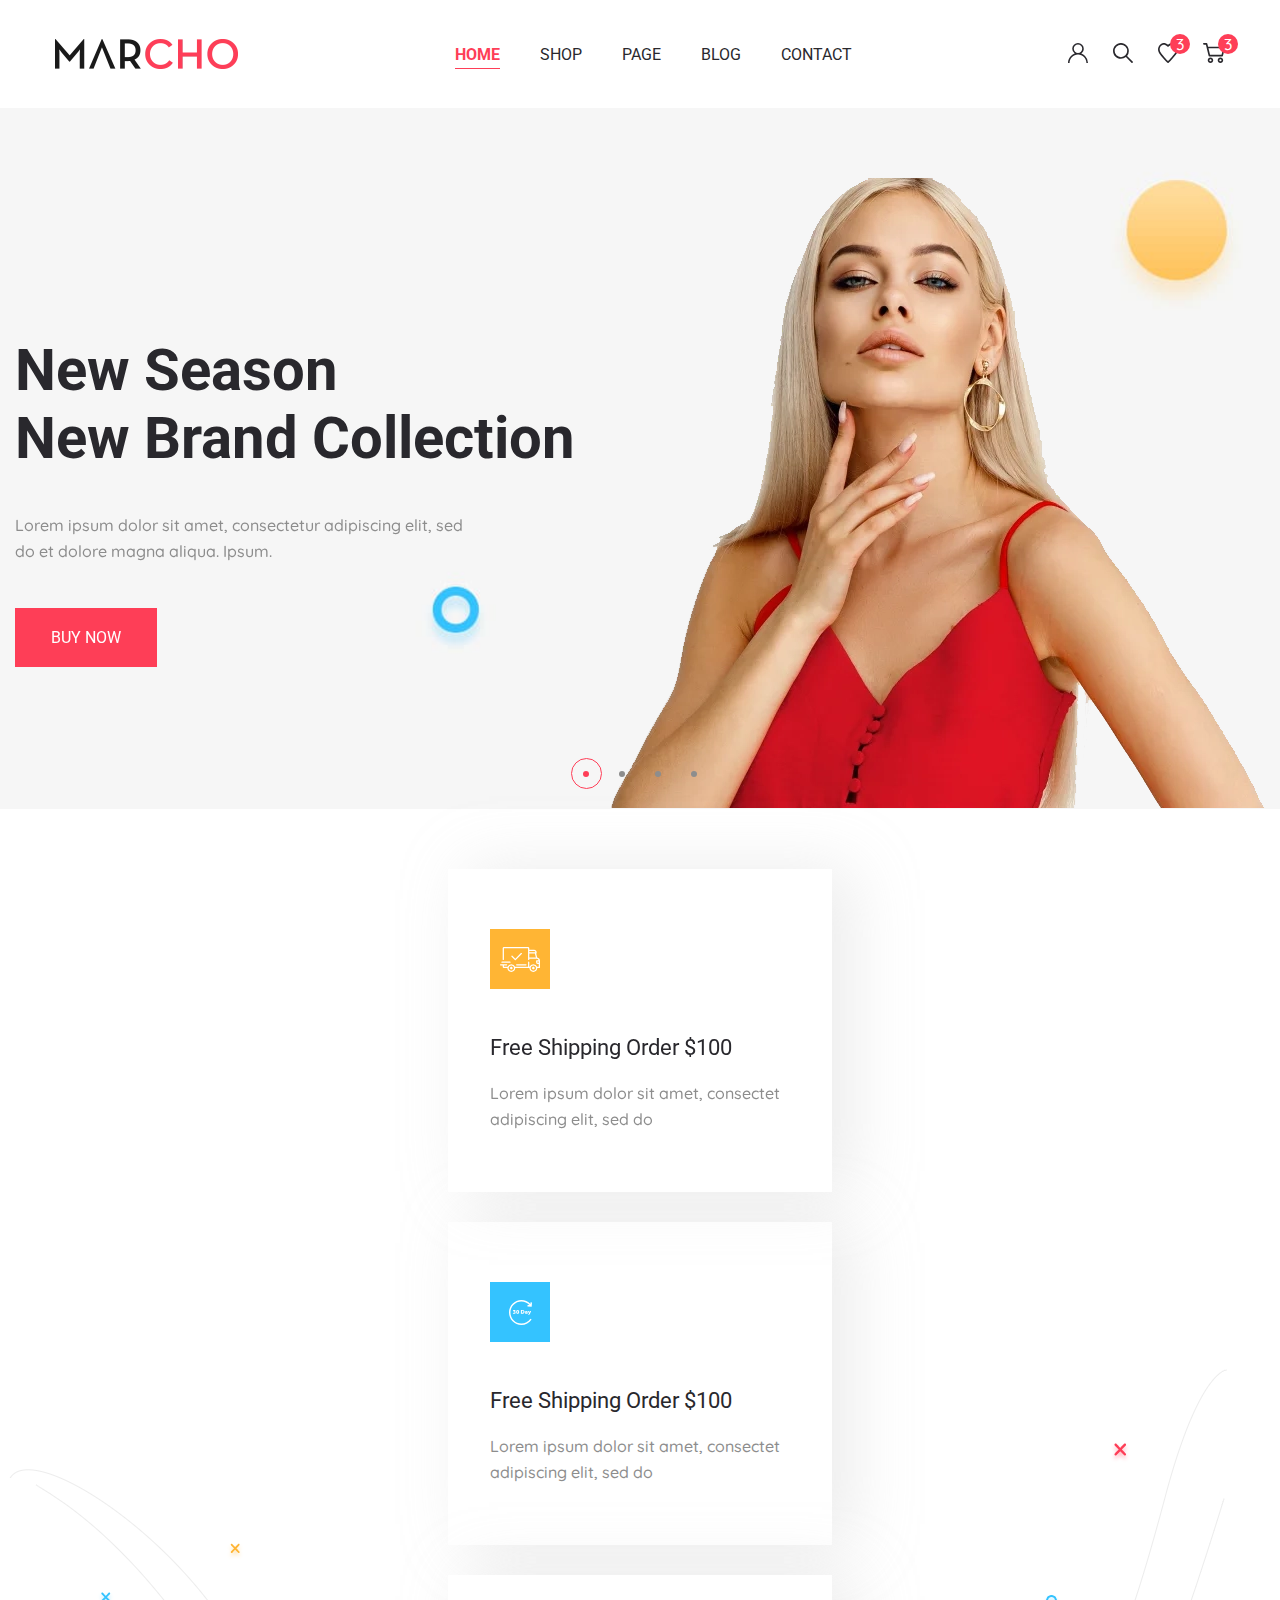
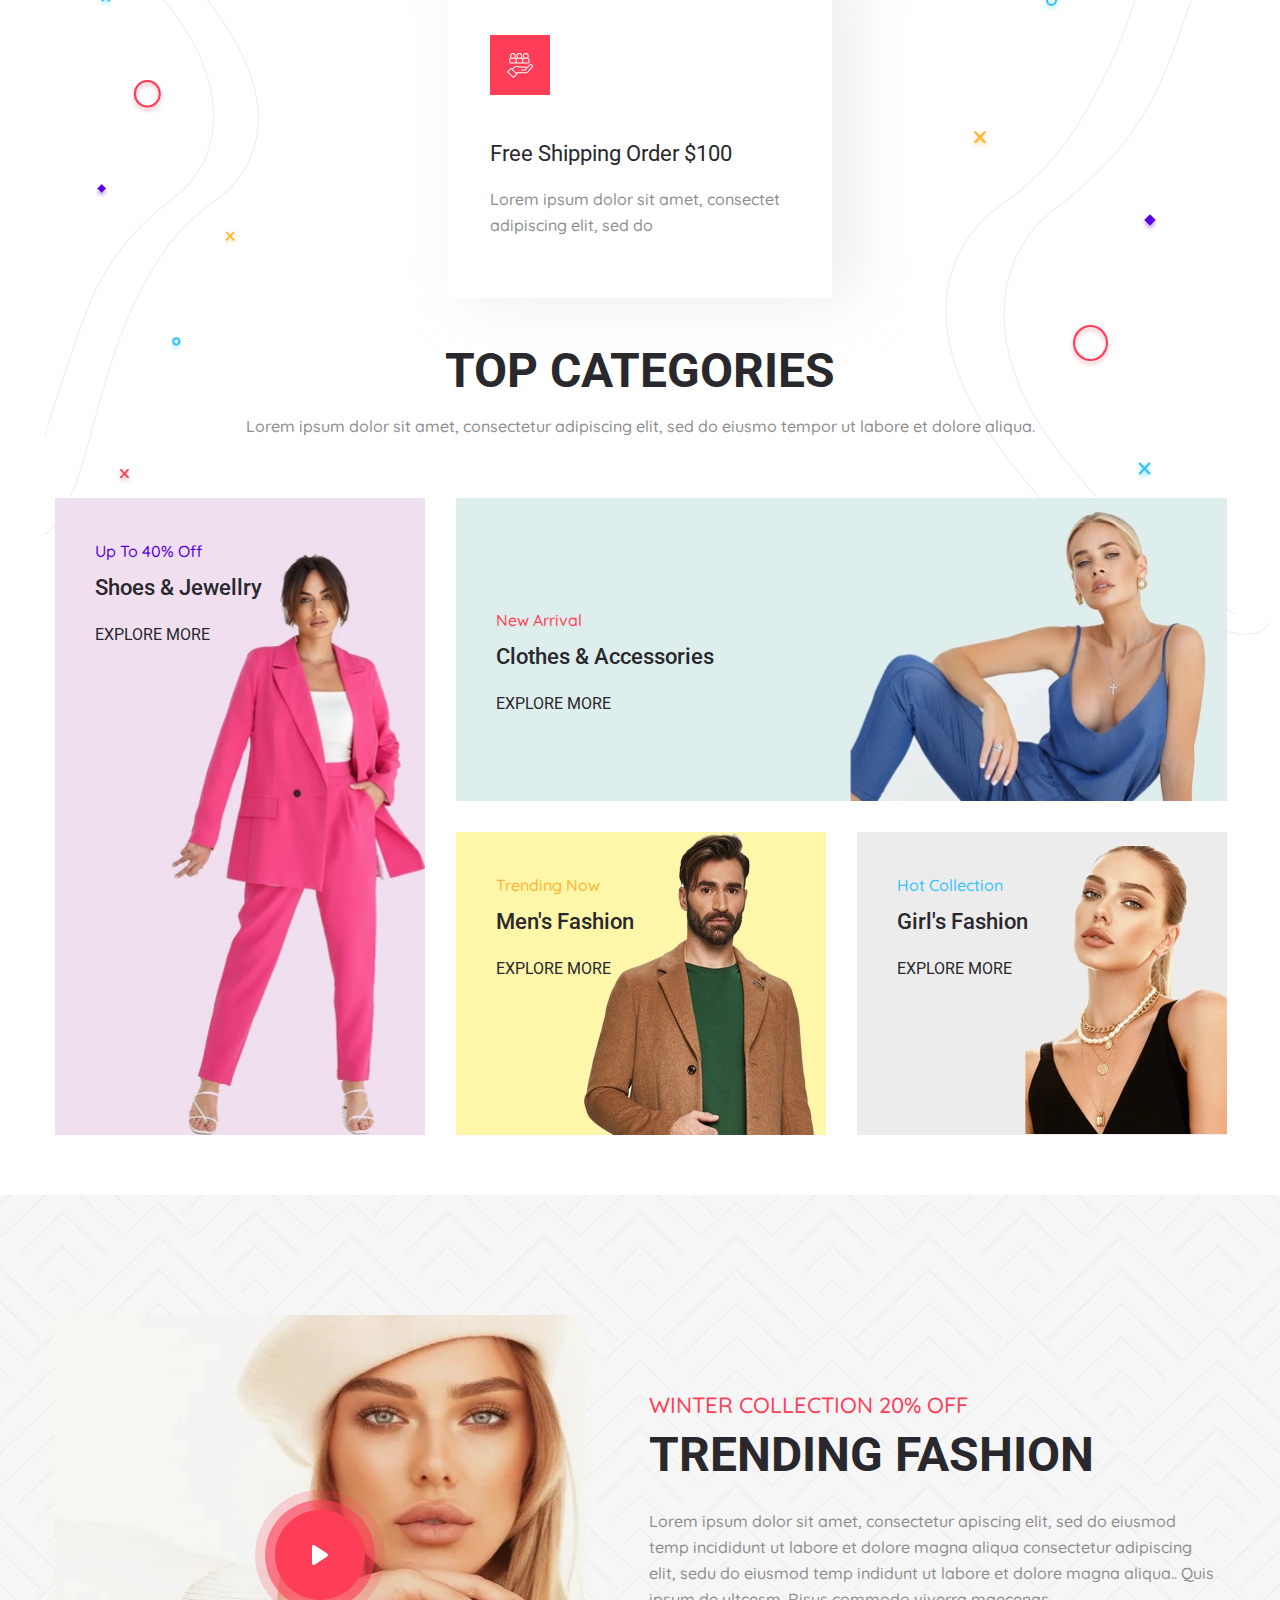
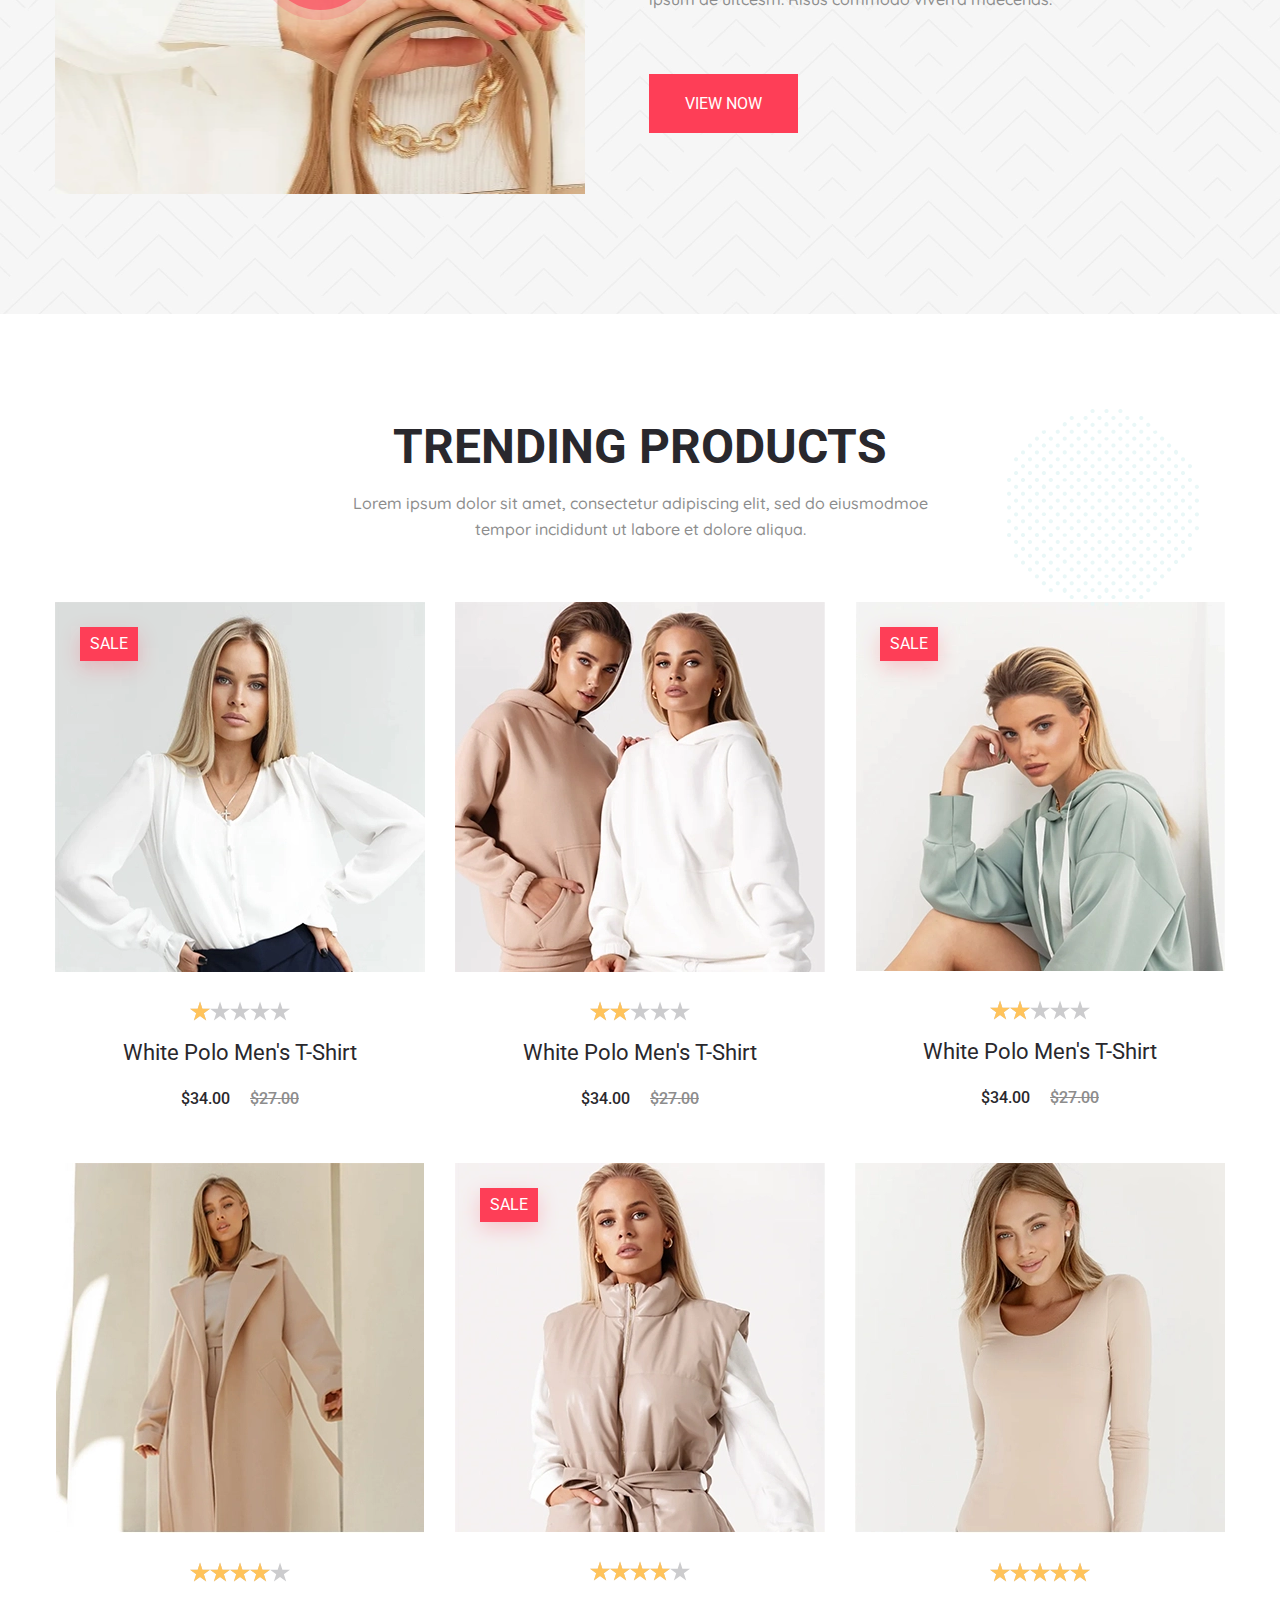
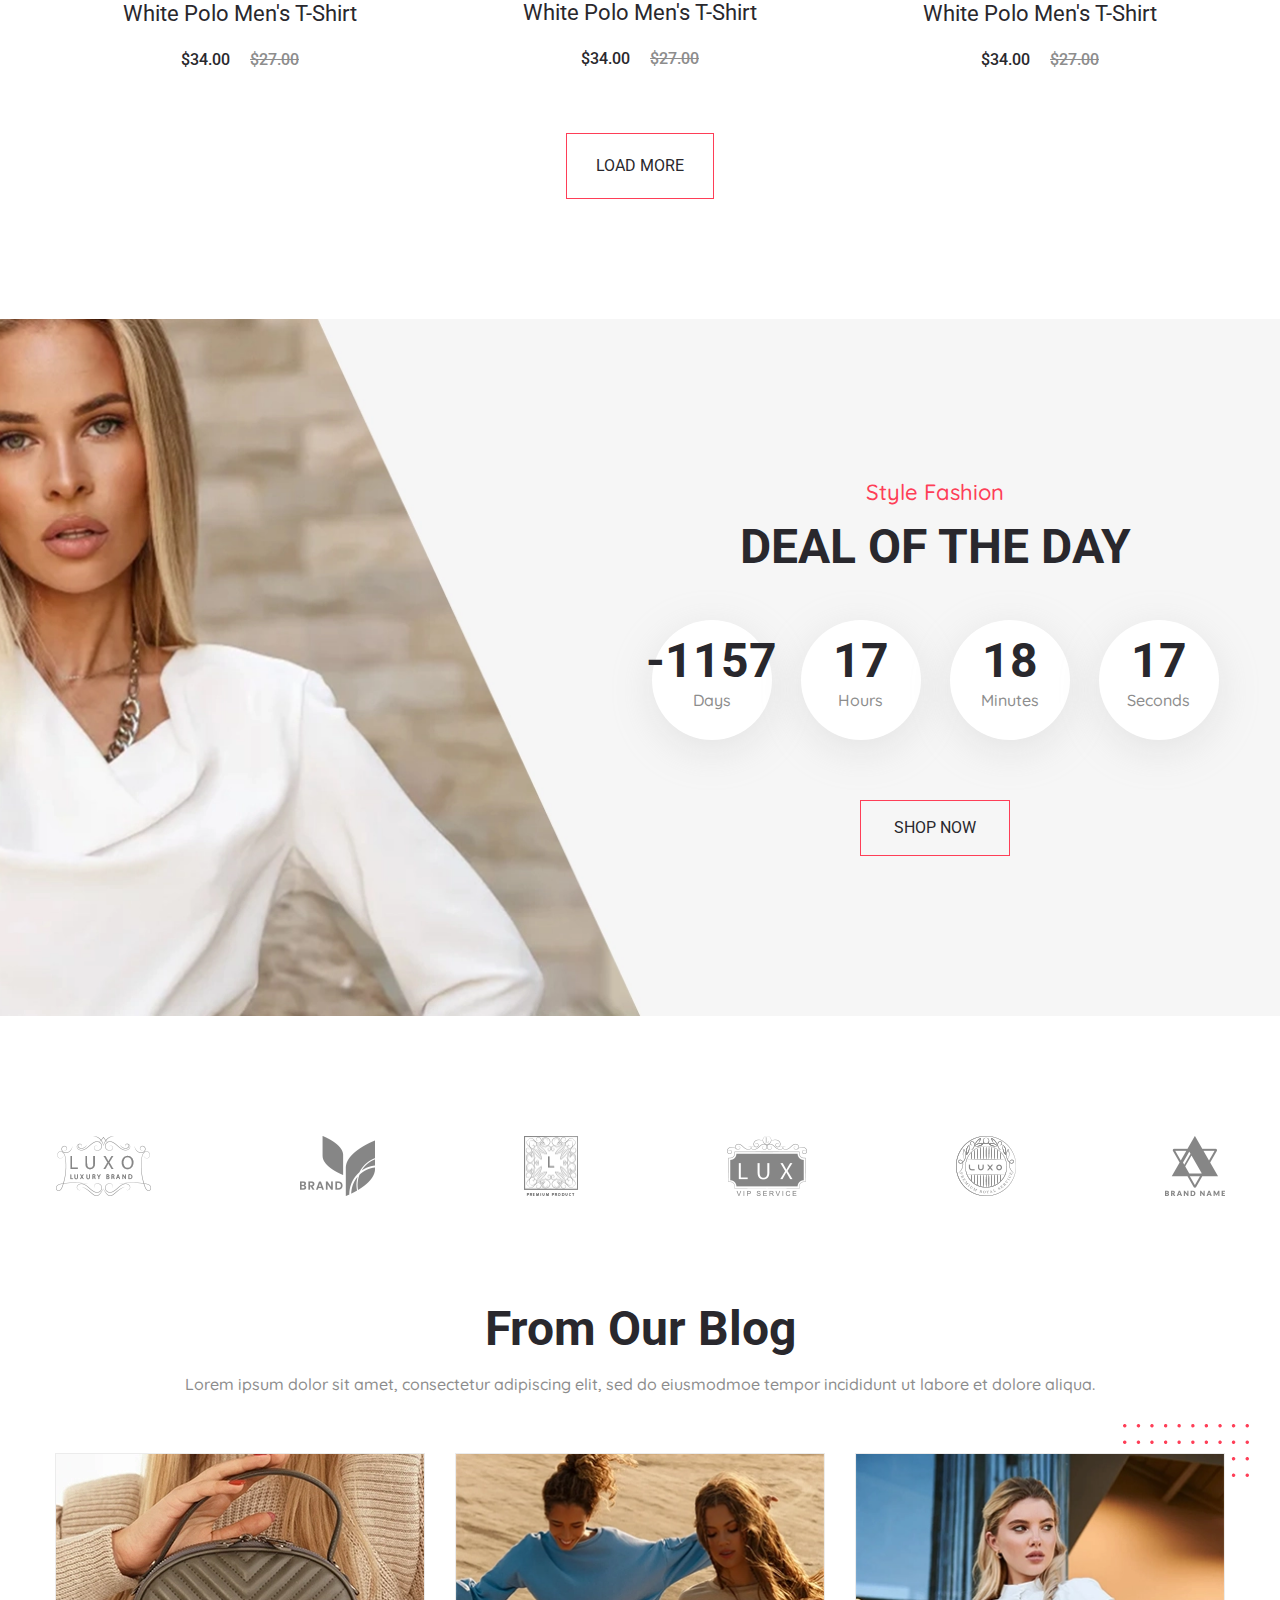
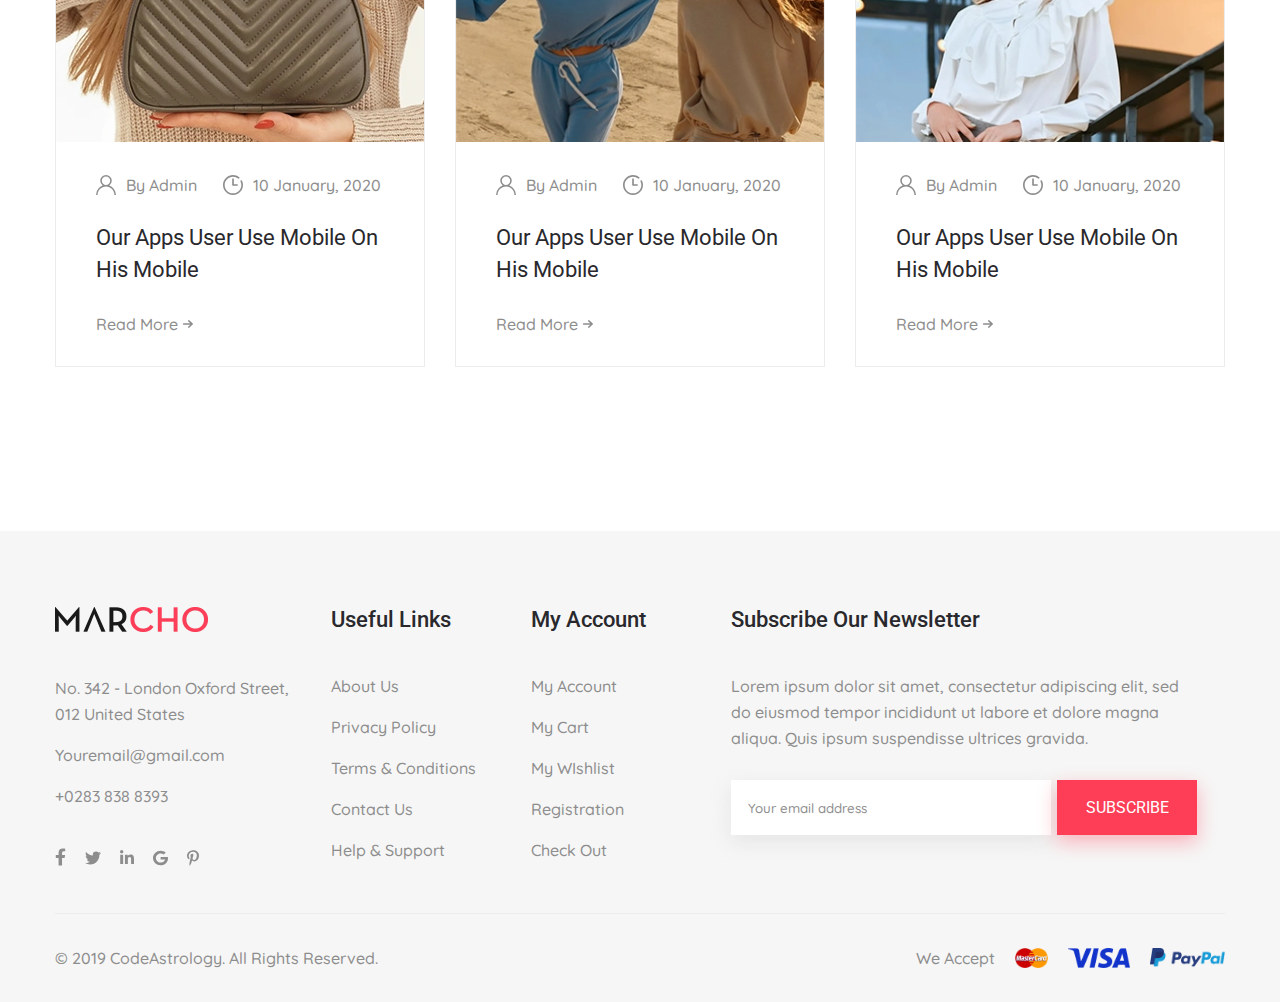
<file: index.html>
<!DOCTYPE html>
<html lang="en">
  <head>
    <meta charset="UTF-8" />
    <meta http-equiv="X-UA-Compatible" content="IE=edge" />
    <meta name="viewport" content="width=device-width, initial-scale=1.0" />
    <title>Marcho</title>
    <link rel="stylesheet" href="assets/css/style.min.css" />
    <script src="./assets/js/main.min.js" defer></script>
  </head>
  <body>
    <div class="wrapper">
      <header class="header">
        <div class="container">
          <div class="header__inner">
            <a class="header__logo-link" href="./index.html">
              <img class="header__logo" src="./assets/img/logo.webp" alt="logo" />
            </a>
            <div class="hamburger-menu">
              <input class="hamburger-menu__toggle" id="hamburger-menu__toggle" type="checkbox" />
              <label class="hamburger-menu__btn" for="hamburger-menu__toggle">
                <span></span>
              </label>

              <nav class="header__nav">
                <ul class="header__list">
                  <li class="header__list-item">
                    <a class="header__list-link header__list-link--active" href="./index.html">HOME</a>
                  </li>
                  <li class="header__list-item">
                    <a class="header__list-link" href="./shop-page.html">SHOP</a>
                  </li>
                  <li class="header__list-item">
                    <a class="header__list-link" href="./product.html">PAGE</a>
                  </li>
                  <li class="header__list-item">
                    <a class="header__list-link" href="./blog.html">BLOG</a>
                  </li>
                  <li class="header__list-item">
                    <a class="header__list-link" href="./contact.html">CONTACT</a>
                  </li>
                </ul>
              </nav>
            </div>
            <div class="header__menu">
              <div class="header__menu-item">
                <a class="header__menu-link" href="./register.html"
                  ><svg xmlns="http://www.w3.org/2000/svg" width="20" height="20" viewBox="0 0 20 20">
                    <g>
                      <g>
                        <path
                          fill="#29282d"
                          d="M20 19.998h-1.563c0-4.652-3.785-8.436-8.437-8.436-4.653 0-8.438 3.784-8.438 8.436H0c0-2.67 1.04-5.181 2.929-7.07a9.958 9.958 0 0 1 3.8-2.384 5.779 5.779 0 0 1-2.51-4.764A5.788 5.788 0 0 1 9.999 0a5.788 5.788 0 0 1 5.782 5.781c0 1.975-.995 3.72-2.51 4.764a9.958 9.958 0 0 1 3.8 2.384A9.935 9.935 0 0 1 20 19.998zm-10-10a4.224 4.224 0 0 0 4.219-4.218 4.223 4.223 0 0 0-4.22-4.219 4.223 4.223 0 0 0-4.218 4.22A4.224 4.224 0 0 0 10 9.998z"
                        />
                      </g>
                    </g>
                  </svg>
                </a>
              </div>
              <div class="header__menu-item">
                <a class="header__menu-link" href=""
                  ><svg xmlns="http://www.w3.org/2000/svg" width="20" height="20" viewBox="0 0 20 20">
                    <g>
                      <g>
                        <path
                          fill="#29282d"
                          d="M19.892 19.286l-.59.589a.416.416 0 0 1-.588 0l-5.81-5.81A7.879 7.879 0 0 1 7.93 15.83c-4.366 0-7.917-3.552-7.917-7.916 0-4.366 3.551-7.917 7.917-7.917 4.365 0 7.916 3.55 7.916 7.917a7.878 7.878 0 0 1-1.765 4.973l5.81 5.81a.416.416 0 0 1 0 .589zM14.181 7.914a6.257 6.257 0 0 0-6.25-6.25 6.257 6.257 0 0 0-6.25 6.25 6.256 6.256 0 0 0 6.25 6.25 6.257 6.257 0 0 0 6.25-6.25z"
                        />
                      </g>
                    </g>
                  </svg>
                </a>
              </div>
              <div class="header__menu-item">
                <a class="header__menu-link" href="#"
                  ><svg xmlns="http://www.w3.org/2000/svg" width="20" height="20" viewBox="0 0 20 20">
                    <g>
                      <g>
                        <path
                          fill="#29282d"
                          d="M17.777 11.803a228.502 228.502 0 0 1-4.216 4.966c-2.682 3.056-3.065 3.225-3.449 3.225h-.17c-.383 0-.809-.169-3.492-3.183-1.405-1.57-3.108-3.565-4.215-4.965C-.235 8.748-.192 6.2.276 4.63.957 2.254 2.959.81 4.449.26c1.703-.553 3.747 0 5.578 1.57C11.858.217 13.902-.378 15.605.217c1.49.508 3.492 1.951 4.173 4.37.469 1.57.469 4.118-2.001 7.215zm.426-6.706c-.511-1.782-2.002-2.843-3.109-3.268-1.234-.424-2.895.213-4.428 1.655-.043.086-.128.128-.213.17a.846.846 0 0 1-1.065-.126C7.856 2.042 6.195 1.405 4.96 1.873c-1.107.381-2.598 1.442-3.108 3.224-.511 1.74.085 3.693 1.703 5.687 1.959 2.462 5.322 6.324 6.472 7.386 1.15-1.062 4.514-4.924 6.473-7.386 1.618-1.994 2.214-3.989 1.703-5.686z"
                        />
                      </g>
                    </g>
                  </svg>
                </a>
                <div class="header__menu-num">3</div>
              </div>
              <div class="header__menu-item">
                <a class="header__menu-link" href="#"
                  ><svg xmlns="http://www.w3.org/2000/svg" width="22" height="20" viewBox="0 0 22 20">
                    <g>
                      <g>
                        <path
                          fill="#29282d"
                          d="M17.436 19.997c-1.513 0-2.744-1.221-2.744-2.724 0-1.502 1.23-2.725 2.744-2.725 1.513 0 2.743 1.223 2.743 2.725 0 1.503-1.23 2.724-2.743 2.724zm0-3.814c-.606 0-1.098.49-1.098 1.09 0 .6.492 1.09 1.098 1.09.605 0 1.097-.49 1.097-1.09 0-.6-.492-1.09-1.097-1.09zm1.756-2.806H6.379a.822.822 0 0 1-.8-.628L2.902 1.634H.837A.82.82 0 0 1 .014.817a.82.82 0 0 1 .823-.818h2.716c.38 0 .712.26.8.628l.741 3.077h16.1c.254 0 .493.116.649.314a.815.815 0 0 1 .15.7l-2.002 8.038a.822.822 0 0 1-.8.62zM7.029 11.742h11.519l1.595-6.402H5.488zm.447 8.255c-1.513 0-2.743-1.221-2.743-2.724 0-1.502 1.23-2.725 2.743-2.725s2.744 1.223 2.744 2.725c0 1.503-1.23 2.724-2.744 2.724zm0-3.814c-.605 0-1.097.49-1.097 1.09 0 .6.492 1.09 1.097 1.09.606 0 1.098-.49 1.098-1.09 0-.6-.492-1.09-1.098-1.09z"
                        />
                      </g>
                    </g>
                  </svg>
                </a>
                <div class="header__menu-num">3</div>
              </div>
            </div>
          </div>
        </div>
      </header>
      <main class="main">
        <section class="top-slider">
          <div class="top-slider__container container">
            <div class="top-slider__inner">
              <div class="top-slider__item">
                <div class="top-slider__content">
                  <h1 class="top-slider__title">
                    New Season <br />
                    New Brand Collection
                  </h1>
                  <p class="top-slider__text">
                    Lorem ipsum dolor sit amet, consectetur adipiscing elit, sed do et dolore magna aliqua. Ipsum.
                  </p>
                  <a class="top-slider__btn btn" href="./product.html"> BUY NOW </a>
                </div>
                <img class="top-slider__img" src="./assets/img/top-slider/foto.webp" alt="girl" />
              </div>
              <div class="top-slider__item">
                <div class="top-slider__content">
                  <h1 class="top-slider__title">
                    New Season<br />
                    New Brand Collection
                  </h1>
                  <p class="top-slider__text">
                    Lorem ipsum dolor sit amet, consectetur adipiscing elit, sed do et dolore magna aliqua. Ipsum.
                  </p>
                  <a class="top-slider__btn btn" href="./product.html"> BUY NOW </a>
                </div>
                <img class="top-slider__img" src="./assets/img/top-slider/foto.webp" alt="girl" />
              </div>
              <div class="top-slider__item">
                <div class="top-slider__content">
                  <h1 class="top-slider__title">
                    New Season<br />
                    New Brand Collection
                  </h1>
                  <p class="top-slider__text">
                    Lorem ipsum dolor sit amet, consectetur adipiscing elit, sed do et dolore magna aliqua. Ipsum.
                  </p>
                  <a class="top-slider__btn btn" href="./product.html"> BUY NOW </a>
                </div>
                <img class="top-slider__img" src="./assets/img/top-slider/foto.webp" alt="girl" />
              </div>
              <div class="top-slider__item">
                <div class="top-slider__content">
                  <h1 class="top-slider__title">
                    New Season<br />
                    New Brand Collection
                  </h1>
                  <p class="top-slider__text">
                    Lorem ipsum dolor sit amet, consectetur adipiscing elit, sed do et dolore magna aliqua. Ipsum.
                  </p>
                  <a class="top-slider__btn btn" href="./product.html"> BUY NOW </a>
                </div>
                <img class="top-slider__img" src="./assets/img/top-slider/foto.webp" alt="girl" />
              </div>
            </div>
          </div>
        </section>
        <section class="categories">
          <div class="categories__inner">
            <div class="container">
              <div class="categories__features">
                <div class="categories__features-item">
                  <svg xmlns="http://www.w3.org/2000/svg" width="60" height="60">
                    <path fill="#ffb534" d="M0 0h60v60H0z" />
                    <path
                      fill="#fff"
                      d="M49.999 31.82v6.602c0 .341-.28.619-.626.619h-2.048l.002.041c0 2.161-1.78 3.92-3.967 3.92-2.188 0-3.967-1.759-3.967-3.92l.001-.041H25.278l.001.041c0 2.161-1.78 3.92-3.966 3.92-2.188 0-3.967-1.759-3.967-3.92v-.041h-3.382a1.288 1.288 0 0 1-1.295-1.28V36.4h-2.046a.622.622 0 0 1-.626-.62c0-.34.28-.618.626-.618h6.013c.346 0 .626.277.626.619 0 .342-.28.619-.626.619h-2.714v1.361c0 .024.019.042.042.042h3.6a3.97 3.97 0 0 1 3.749-2.641 3.97 3.97 0 0 1 3.748 2.64h12.996V33.14c0-.341.28-.618.626-.618s.627.277.627.618v4.663h.301a3.97 3.97 0 0 1 3.749-2.64 3.97 3.97 0 0 1 3.749 2.64h1.637V35.08h-.71a1.953 1.953 0 0 1-1.962-1.94v-1.32c0-.342.28-.619.626-.619h1.948a2.048 2.048 0 0 0-1.946-1.403H39.31v.702c0 .342-.281.62-.627.62a.623.623 0 0 1-.626-.62V19.277a.042.042 0 0 0-.042-.041H13.964a.042.042 0 0 0-.042.041V30.5c0 .343-.28.62-.626.62a.622.622 0 0 1-.627-.62V19.277c0-.705.58-1.279 1.295-1.279h24.051c.714 0 1.294.574 1.294 1.28v1.36h4.719c1.45 0 2.63 1.167 2.63 2.6v.66a.622.622 0 0 1-.495.606l1.036 4.093c1.583.239 2.8 1.593 2.8 3.223zm-10.69-3.259h6.59l-1.024-4.044H39.31zm0-6.684v1.402h6.097v-.04a1.37 1.37 0 0 0-1.378-1.362zM24.027 39.082c0-1.48-1.218-2.682-2.714-2.682-1.497 0-2.714 1.203-2.714 2.682 0 1.48 1.217 2.681 2.714 2.681 1.496 0 2.714-1.202 2.714-2.68zm22.047 0c0-1.48-1.218-2.682-2.714-2.682-1.497 0-2.714 1.203-2.714 2.682 0 1.48 1.217 2.681 2.714 2.681 1.496 0 2.714-1.202 2.714-2.68zm2.672-5.24V32.44h-1.42v.701c0 .387.319.702.71.702zm-26.139 5.24c0 .705-.58 1.279-1.294 1.279a1.288 1.288 0 0 1-1.295-1.279c0-.706.58-1.28 1.295-1.28.714 0 1.294.574 1.294 1.28zm22.047 0c0 .705-.58 1.279-1.294 1.279a1.288 1.288 0 0 1-1.295-1.279c0-.706.581-1.28 1.295-1.28s1.294.574 1.294 1.28zm-17.997-3.92h9.354c.346 0 .626.277.626.619 0 .342-.28.619-.626.619h-9.354a.622.622 0 0 1-.626-.62c0-.34.28-.618.626-.618zM11.333 33.14c0-.341.28-.618.626-.618h8.018c.345 0 .626.277.626.618 0 .342-.28.62-.626.62h-8.018a.623.623 0 0 1-.626-.62zm20.444-9.02a.614.614 0 0 1 0 .876l-6.013 5.941a.627.627 0 0 1-.886 0l-3.34-3.3a.614.614 0 0 1 0-.876.631.631 0 0 1 .886 0l2.897 2.864 5.57-5.504a.632.632 0 0 1 .886 0z"
                    />
                  </svg>
                  <h6 class="categories__features-title">Free Shipping Order $100</h6>
                  <p class="categories__features-text">Lorem ipsum dolor sit amet, consectet adipiscing elit, sed do</p>
                </div>
                <div class="categories__features-item">
                  <svg xmlns="http://www.w3.org/2000/svg" width="60" height="60">
                    <path fill="#34c3ff" d="M0 0h60v60H0z" />
                    <path
                      fill="#fff"
                      d="M41.692 24.72l-4.233-.313.105-1.467 1.851.137a10.831 10.831 0 0 0-8.057-3.607c-6.012 0-10.904 4.947-10.904 11.028 0 6.082 4.892 11.03 10.904 11.03 3.636 0 7.021-1.83 9.058-4.896l1.207.82C39.316 40.927 35.479 43 31.358 43 24.544 43 19 37.393 19 30.5S24.544 18 31.358 18c3.474 0 6.746 1.473 9.07 4.017l.121-1.685 1.451.107zm-18.625 6.056c.147.072.553.244.947.244.356 0 .608-.105.608-.366 0-.266-.301-.41-.624-.41h-.46v-.737h.443c.241 0 .554-.078.554-.31 0-.172-.176-.288-.51-.288-.345 0-.717.155-.86.233l-.219-.743c.252-.155.75-.299 1.31-.299.821 0 1.33.388 1.33.925 0 .388-.213.687-.695.842v.01c.444.056.816.378.816.843 0 .704-.657 1.114-1.61 1.114-.548 0-1.003-.133-1.244-.288zm4.617 1.058c-1.068 0-1.495-.88-1.495-1.867 0-.981.427-1.867 1.5-1.867 1.075 0 1.502.886 1.502 1.867 0 .986-.427 1.867-1.501 1.867zm.011-.754c.28 0 .466-.349.466-1.113 0-.765-.186-1.108-.471-1.108s-.471.343-.471 1.108c0 .764.186 1.113.47 1.113zm3.183-2.997A8.9 8.9 0 0 1 32.176 28c.778 0 1.255.116 1.66.377.433.276.734.73.734 1.413 0 .775-.318 1.246-.68 1.524-.454.348-1.139.498-1.916.498-.548 0-.893-.033-1.096-.066zm1.035 2.914c.06.012.165.012.241.012.756.011 1.31-.349 1.31-1.164 0-.742-.52-1.053-1.19-1.053a1.91 1.91 0 0 0-.36.028zm5.725.095c0 .288.016.553.044.676h-.932l-.055-.233h-.021c-.198.222-.483.299-.79.299-.591 0-.942-.415-.942-.858 0-.732.647-1.07 1.666-1.07v-.017c0-.1-.066-.221-.471-.221-.302 0-.641.116-.817.215l-.18-.653c.175-.094.575-.255 1.177-.255.926 0 1.32.471 1.32 1.202zm-.997-.554c-.455 0-.674.116-.674.337 0 .156.104.245.296.245a.4.4 0 0 0 .367-.283c.01-.045.01-.1.01-.15zm2.443-1.497l.356 1.18c.044.156.098.377.137.51h.022c.038-.144.082-.365.115-.51l.268-1.18h1.129l-.57 1.557c-.499 1.38-.794 1.774-1.09 2.018a1.69 1.69 0 0 1-.97.382l-.192-.875a1.33 1.33 0 0 0 .335-.078.914.914 0 0 0 .35-.244.218.218 0 0 0 .055-.128.366.366 0 0 0-.044-.16l-1.057-2.472z"
                    />
                  </svg>
                  <h6 class="categories__features-title">Free Shipping Order $100</h6>
                  <p class="categories__features-text">Lorem ipsum dolor sit amet, consectet adipiscing elit, sed do</p>
                </div>
                <div class="categories__features-item">
                  <svg xmlns="http://www.w3.org/2000/svg" width="60" height="60">
                    <path fill="#fe3e57" d="M0 0h60v60H0z" />
                    <path
                      fill="#fff"
                      d="M42.384 29.676c.776.7.82 1.717.11 2.533l-4.148 4.765c-.19.22-.41.415-.652.579l-.017.01c-.676.422-1.525.636-2.526.636h-6.156c-.424 0-.852.023-1.274.072l-.696.076.304.289a.497.497 0 0 1 .156.35.497.497 0 0 1-.146.36l-3.493 3.5a.517.517 0 0 1-.72.013l-5.965-5.546a.493.493 0 0 1-.015-.708l3.527-3.576a.522.522 0 0 1 .366-.153h.004a.52.52 0 0 1 .358.142l.725.688a7.253 7.253 0 0 1 1.322-1.387c1.484-1.182 3.24-1.545 5.078-1.048.705.19 1.449.286 2.212.286h4.046c.589 0 1.109.227 1.464.64.073.084.139.175.196.271l2.89-2.792a2.109 2.109 0 0 1 1.597-.594 2.387 2.387 0 0 1 1.453.594zm-16.133 9.33l-5.196-4.924-2.816 2.854 5.227 4.86zm15.464-7.444c.48-.55.19-.958-.024-1.15-.416-.376-1.16-.492-1.635-.028l-3.33 3.217c-.014.48-.183.93-.481 1.272-.358.41-.882.638-1.477.638h-3.522a.506.506 0 0 1-.512-.5c0-.275.23-.499.512-.499h3.522c.298 0 .532-.096.697-.286.153-.174.24-.427.24-.693 0-.362-.194-.977-.92-.977h-4.047a9.536 9.536 0 0 1-2.485-.323c-1.526-.413-2.925-.123-4.158.86a6.285 6.285 0 0 0-1.225 1.316l3.205 3.037 1.53-.168a12.4 12.4 0 0 1 1.39-.078h6.156c.798 0 1.46-.159 1.967-.472a2.38 2.38 0 0 0 .449-.4zm-12.06 3.337a.499.499 0 0 1-.38.6.51.51 0 0 1-.615-.372l-.005-.02a.498.498 0 0 1 .382-.6.511.511 0 0 1 .614.372zm-9.196-6.366c-.682 0-1.238-.542-1.238-1.209v-2.268a2.61 2.61 0 0 1 1.459-2.341 2.826 2.826 0 0 1-.68-1.837c0-1.587 1.324-2.88 2.95-2.88 1.627 0 2.95 1.293 2.95 2.88 0 .698-.255 1.338-.678 1.836.377.19.7.462.947.793.245-.33.569-.604.947-.792a2.827 2.827 0 0 1-.679-1.837c0-1.587 1.323-2.88 2.95-2.88 1.626 0 2.95 1.293 2.95 2.88 0 .698-.255 1.338-.68 1.836.379.189.702.462.948.793.246-.33.57-.604.947-.793a2.824 2.824 0 0 1-.678-1.836c0-1.587 1.323-2.88 2.95-2.88 1.626 0 2.95 1.293 2.95 2.88 0 .698-.256 1.338-.68 1.836a2.612 2.612 0 0 1 1.459 2.341v2.269c0 .667-.556 1.209-1.238 1.209h-4.983a1.24 1.24 0 0 1-.727-.232 1.243 1.243 0 0 1-.726.232h-4.983c-.272 0-.523-.085-.727-.232a1.244 1.244 0 0 1-.727.232zm15.364-9.536c-1.062 0-1.927.844-1.927 1.881 0 1.038.865 1.882 1.927 1.882 1.063 0 1.927-.844 1.927-1.882 0-1.037-.864-1.881-1.927-1.881zm-1.328 4.452a1.634 1.634 0 0 0-1.378 1.606v2.269c0 .116.096.21.215.21h4.983a.213.213 0 0 0 .215-.21v-2.269c0-.802-.584-1.47-1.378-1.606a2.992 2.992 0 0 1-2.657 0zm-5.108-4.452c-1.063 0-1.927.844-1.927 1.881 0 1.038.864 1.882 1.927 1.882 1.063 0 1.927-.844 1.927-1.882 0-1.037-.864-1.881-1.927-1.881zm-1.328 4.452a1.634 1.634 0 0 0-1.379 1.606v2.269c0 .116.097.21.216.21h4.983a.213.213 0 0 0 .215-.21v-2.269c0-.802-.584-1.47-1.379-1.606a2.994 2.994 0 0 1-2.656 0zm-5.108-4.452c-1.063 0-1.927.844-1.927 1.881 0 1.038.864 1.882 1.927 1.882 1.062 0 1.927-.844 1.927-1.882 0-1.037-.865-1.881-1.927-1.881zm-2.707 8.327c0 .116.096.21.215.21h4.983a.213.213 0 0 0 .216-.21v-2.269c0-.802-.584-1.47-1.379-1.606a2.993 2.993 0 0 1-2.657 0 1.634 1.634 0 0 0-1.378 1.606z"
                    />
                  </svg>
                  <h6 class="categories__features-title">Free Shipping Order $100</h6>
                  <p class="categories__features-text">Lorem ipsum dolor sit amet, consectet adipiscing elit, sed do</p>
                </div>
              </div>
              <div class="categories__top">
                <h2 class="categories__top-title title">TOP CATEGORIES</h2>
                <p class="categories__top-text">
                  Lorem ipsum dolor sit amet, consectetur adipiscing elit, sed do eiusmo tempor ut labore et dolore aliqua.
                </p>
                <div class="categories__grid">
                  <div
                    class="categories__grid-item"
                    style="background: url(./assets/img/categories/pink-girl.webp); background-repeat: no-repeat; background-size: cover"
                  >
                    <p class="categories__grid-subtitle categories__grid-subtitle--1">Up To 40% Off</p>
                    <h6 class="categories__grid-title">Shoes & Jewellry</h6>
                    <a class="categories__grid-explore" href="">EXPLORE MORE</a>
                  </div>
                  <div
                    class="categories__grid-item"
                    style="background: url(./assets/img/categories/blue-girl.webp); background-repeat: no-repeat; background-size: cover"
                  >
                    <p class="categories__grid-subtitle categories__grid-subtitle--2">New Arrival</p>
                    <h6 class="categories__grid-title">Clothes & Accessories</h6>
                    <a class="categories__grid-explore" href="">EXPLORE MORE</a>
                  </div>
                  <div
                    class="categories__grid-item"
                    style="background: url(./assets/img/categories/man.webp); background-repeat: no-repeat; background-size: cover"
                  >
                    <p class="categories__grid-subtitle categories__grid-subtitle--3">Trending Now</p>
                    <h6 class="categories__grid-title">Men's Fashion</h6>
                    <a class="categories__grid-explore" href="">EXPLORE MORE</a>
                  </div>
                  <div
                    class="categories__grid-item"
                    style="background: url(./assets/img/categories/black-girl.webp); background-repeat: no-repeat; background-size: cover"
                  >
                    <p class="categories__grid-subtitle categories__grid-subtitle--4">Hot Collection</p>
                    <h6 class="categories__grid-title">Girl's Fashion</h6>
                    <a class="categories__grid-explore" href="">EXPLORE MORE</a>
                  </div>
                </div>
              </div>
            </div>
          </div>
        </section>
        <section class="video">
          <div class="container">
            <div class="video__inner">
              <div class="video__popup">
                <a class="video__play" target="_blank" href="https://www.youtube.com/watch?v=JX2uP_MNST0&t=2008s"
                  ><img class="video__play-btn" src="./assets/img/video/play_btn.svg" alt="play button" />
                </a>
              </div>
              <div class="video__content">
                <p class="video__text-decor">Winter Collection 20% Off</p>
                <h2 class="video__title title">TRENDING FASHION</h2>
                <p class="video__text">
                  Lorem ipsum dolor sit amet, consectetur apiscing elit, sed do eiusmod temp incididunt ut labore et dolore magna aliqua
                  consectetur adipiscing elit, sedu do eiusmod temp indidunt ut labore et dolore magna aliqua.. Quis ipsum de ultcesm. Risus
                  commodo viverra maecenas.
                </p>
                <a class="video__btn btn" href="">View Now</a>
              </div>
            </div>
          </div>
        </section>
        <section class="products">
          <div class="container">
            <h2 class="products__title title">TRENDING PRODUCTS</h2>
            <p class="products__text">
              Lorem ipsum dolor sit amet, consectetur adipiscing elit, sed do eiusmodmoe <br />
              tempor incididunt ut labore et dolore aliqua.
            </p>
            <div class="products__content">
              <div class="products__item products__item--sale">
                <div class="products__img-box">
                  <img class="products__img" src="./assets/img/products/1.webp" alt="product" />
                  <div class="products__hover">
                    <a class="products__hover-item" href="">
                      <svg xmlns="http://www.w3.org/2000/svg" width="19" height="20">
                        <path
                          fill="#29282d"
                          d="M18.709 18.22c.396.42.384 1.087-.029 1.49a1.022 1.022 0 0 1-1.464-.03l-4.718-4.99a7.757 7.757 0 0 1-4.55 1.463c-4.38 0-7.943-3.624-7.943-8.078 0-4.453 3.563-8.077 7.942-8.077 4.381 0 7.944 3.624 7.944 8.077 0 1.907-.66 3.738-1.863 5.194zM7.947 2.105c-3.236 0-5.87 2.679-5.87 5.969 0 3.292 2.634 5.97 5.87 5.97 3.238 0 5.872-2.678 5.872-5.97 0-3.29-2.634-5.97-5.872-5.97z"
                        />
                      </svg>
                    </a>
                    <a class="products__hover-item products__hover-item--decor" href="">
                      <svg xmlns="http://www.w3.org/2000/svg" width="16" height="20">
                        <path
                          fill="#29282d"
                          d="M15.999 17.294a.211.211 0 0 1 .004.05c0 1.468-1.345 2.662-3 2.662H3.007c-1.655 0-3-1.194-3-2.663 0-.016.004-.032.004-.05L1.156 4.397a.548.548 0 0 1 .547-.504h2.354A3.953 3.953 0 0 1 8.005.002a3.953 3.953 0 0 1 3.948 3.89h2.354a.55.55 0 0 1 .547.504zM8.005 1.106a2.849 2.849 0 0 0-2.844 2.786h5.688a2.849 2.849 0 0 0-2.844-2.786zm4.998 17.796c1.034 0 1.88-.687 1.896-1.534L13.8 5.001h-1.847v1.677a.55.55 0 0 1-.552.552.55.55 0 0 1-.552-.552V5H5.157v1.677a.55.55 0 0 1-.552.552.55.55 0 0 1-.552-.552V5H2.206L1.111 17.368c.016.847.858 1.534 1.896 1.534z"
                        />
                      </svg>
                    </a>
                    <a class="products__hover-item" href="">
                      <svg xmlns="http://www.w3.org/2000/svg" width="23" height="20">
                        <path
                          fill="#29282d"
                          d="M21.327 1.964c1.083 1.208 1.679 2.827 1.679 4.557 0 1.884-.748 3.636-2.353 5.513-1.434 1.68-3.497 3.41-5.887 5.413a271.15 271.15 0 0 0-2.791 2.363l-.03.024a.677.677 0 0 1-.888 0l-.03-.024c-.98-.845-1.9-1.617-2.79-2.363-2.39-2.004-4.454-3.734-5.888-5.413C.744 10.157-.004 8.405-.004 6.521c0-1.73.597-3.349 1.68-4.557C2.81.697 4.383-.001 6.107-.001c2.425 0 3.96 1.424 4.82 2.62.224.31.414.62.573.913.16-.293.35-.603.573-.914.86-1.195 2.396-2.62 4.82-2.62 1.724 0 3.298.698 4.433 1.966zm.33 4.557c0-1.407-.476-2.715-1.341-3.68a4.532 4.532 0 0 0-3.422-1.516c-1.848 0-3.043 1.12-3.72 2.06a7.817 7.817 0 0 0-1.032 2.019.673.673 0 0 1-.64.458.673.673 0 0 1-.642-.458 7.825 7.825 0 0 0-1.032-2.019c-.677-.94-1.871-2.06-3.72-2.06A4.532 4.532 0 0 0 2.687 2.84c-.866.966-1.342 2.274-1.342 3.681 0 3.405 3.089 5.995 7.766 9.916.767.644 1.557 1.306 2.39 2.018.833-.712 1.623-1.375 2.39-2.018 4.677-3.92 7.767-6.511 7.767-9.916z"
                        />
                      </svg>
                    </a>
                  </div>
                </div>
                <div class="stars" data-rateyo-rating="1.0"></div>
                <h4 class="products__subtitle">White Polo Men's T-Shirt</h4>
                <div class="products__prices">
                  <p class="products__cur-price">$34.00</p>
                  <p class="products__prev-price">$27.00</p>
                </div>
              </div>
              <div class="products__item">
                <div class="products__img-box">
                  <img class="products__img" src="./assets/img/products/2.webp" alt="product" />
                  <div class="products__hover">
                    <a class="products__hover-item" href="">
                      <svg xmlns="http://www.w3.org/2000/svg" width="19" height="20">
                        <path
                          fill="#29282d"
                          d="M18.709 18.22c.396.42.384 1.087-.029 1.49a1.022 1.022 0 0 1-1.464-.03l-4.718-4.99a7.757 7.757 0 0 1-4.55 1.463c-4.38 0-7.943-3.624-7.943-8.078 0-4.453 3.563-8.077 7.942-8.077 4.381 0 7.944 3.624 7.944 8.077 0 1.907-.66 3.738-1.863 5.194zM7.947 2.105c-3.236 0-5.87 2.679-5.87 5.969 0 3.292 2.634 5.97 5.87 5.97 3.238 0 5.872-2.678 5.872-5.97 0-3.29-2.634-5.97-5.872-5.97z"
                        />
                      </svg>
                    </a>
                    <a class="products__hover-item" href="">
                      <svg xmlns="http://www.w3.org/2000/svg" width="16" height="20">
                        <path
                          fill="#29282d"
                          d="M15.999 17.294a.211.211 0 0 1 .004.05c0 1.468-1.345 2.662-3 2.662H3.007c-1.655 0-3-1.194-3-2.663 0-.016.004-.032.004-.05L1.156 4.397a.548.548 0 0 1 .547-.504h2.354A3.953 3.953 0 0 1 8.005.002a3.953 3.953 0 0 1 3.948 3.89h2.354a.55.55 0 0 1 .547.504zM8.005 1.106a2.849 2.849 0 0 0-2.844 2.786h5.688a2.849 2.849 0 0 0-2.844-2.786zm4.998 17.796c1.034 0 1.88-.687 1.896-1.534L13.8 5.001h-1.847v1.677a.55.55 0 0 1-.552.552.55.55 0 0 1-.552-.552V5H5.157v1.677a.55.55 0 0 1-.552.552.55.55 0 0 1-.552-.552V5H2.206L1.111 17.368c.016.847.858 1.534 1.896 1.534z"
                        />
                      </svg>
                    </a>
                    <a class="products__hover-item" href="">
                      <svg xmlns="http://www.w3.org/2000/svg" width="23" height="20">
                        <path
                          fill="#29282d"
                          d="M21.327 1.964c1.083 1.208 1.679 2.827 1.679 4.557 0 1.884-.748 3.636-2.353 5.513-1.434 1.68-3.497 3.41-5.887 5.413a271.15 271.15 0 0 0-2.791 2.363l-.03.024a.677.677 0 0 1-.888 0l-.03-.024c-.98-.845-1.9-1.617-2.79-2.363-2.39-2.004-4.454-3.734-5.888-5.413C.744 10.157-.004 8.405-.004 6.521c0-1.73.597-3.349 1.68-4.557C2.81.697 4.383-.001 6.107-.001c2.425 0 3.96 1.424 4.82 2.62.224.31.414.62.573.913.16-.293.35-.603.573-.914.86-1.195 2.396-2.62 4.82-2.62 1.724 0 3.298.698 4.433 1.966zm.33 4.557c0-1.407-.476-2.715-1.341-3.68a4.532 4.532 0 0 0-3.422-1.516c-1.848 0-3.043 1.12-3.72 2.06a7.817 7.817 0 0 0-1.032 2.019.673.673 0 0 1-.64.458.673.673 0 0 1-.642-.458 7.825 7.825 0 0 0-1.032-2.019c-.677-.94-1.871-2.06-3.72-2.06A4.532 4.532 0 0 0 2.687 2.84c-.866.966-1.342 2.274-1.342 3.681 0 3.405 3.089 5.995 7.766 9.916.767.644 1.557 1.306 2.39 2.018.833-.712 1.623-1.375 2.39-2.018 4.677-3.92 7.767-6.511 7.767-9.916z"
                        />
                      </svg>
                    </a>
                  </div>
                </div>
                <div class="stars" data-rateyo-rating="2.0"></div>
                <h4 class="products__subtitle">White Polo Men's T-Shirt</h4>
                <div class="products__prices">
                  <p class="products__cur-price">$34.00</p>
                  <p class="products__prev-price">$27.00</p>
                </div>
              </div>
              <div class="products__item products__item--sale">
                <div class="products__img-box">
                  <img class="products__img" src="./assets/img/products/3.webp" alt="product" />
                  <div class="products__hover">
                    <a class="products__hover-item" href="">
                      <svg xmlns="http://www.w3.org/2000/svg" width="19" height="20">
                        <path
                          fill="#29282d"
                          d="M18.709 18.22c.396.42.384 1.087-.029 1.49a1.022 1.022 0 0 1-1.464-.03l-4.718-4.99a7.757 7.757 0 0 1-4.55 1.463c-4.38 0-7.943-3.624-7.943-8.078 0-4.453 3.563-8.077 7.942-8.077 4.381 0 7.944 3.624 7.944 8.077 0 1.907-.66 3.738-1.863 5.194zM7.947 2.105c-3.236 0-5.87 2.679-5.87 5.969 0 3.292 2.634 5.97 5.87 5.97 3.238 0 5.872-2.678 5.872-5.97 0-3.29-2.634-5.97-5.872-5.97z"
                        />
                      </svg>
                    </a>
                    <a class="products__hover-item" href="">
                      <svg xmlns="http://www.w3.org/2000/svg" width="16" height="20">
                        <path
                          fill="#29282d"
                          d="M15.999 17.294a.211.211 0 0 1 .004.05c0 1.468-1.345 2.662-3 2.662H3.007c-1.655 0-3-1.194-3-2.663 0-.016.004-.032.004-.05L1.156 4.397a.548.548 0 0 1 .547-.504h2.354A3.953 3.953 0 0 1 8.005.002a3.953 3.953 0 0 1 3.948 3.89h2.354a.55.55 0 0 1 .547.504zM8.005 1.106a2.849 2.849 0 0 0-2.844 2.786h5.688a2.849 2.849 0 0 0-2.844-2.786zm4.998 17.796c1.034 0 1.88-.687 1.896-1.534L13.8 5.001h-1.847v1.677a.55.55 0 0 1-.552.552.55.55 0 0 1-.552-.552V5H5.157v1.677a.55.55 0 0 1-.552.552.55.55 0 0 1-.552-.552V5H2.206L1.111 17.368c.016.847.858 1.534 1.896 1.534z"
                        />
                      </svg>
                    </a>
                    <a class="products__hover-item" href="">
                      <svg xmlns="http://www.w3.org/2000/svg" width="23" height="20">
                        <path
                          fill="#29282d"
                          d="M21.327 1.964c1.083 1.208 1.679 2.827 1.679 4.557 0 1.884-.748 3.636-2.353 5.513-1.434 1.68-3.497 3.41-5.887 5.413a271.15 271.15 0 0 0-2.791 2.363l-.03.024a.677.677 0 0 1-.888 0l-.03-.024c-.98-.845-1.9-1.617-2.79-2.363-2.39-2.004-4.454-3.734-5.888-5.413C.744 10.157-.004 8.405-.004 6.521c0-1.73.597-3.349 1.68-4.557C2.81.697 4.383-.001 6.107-.001c2.425 0 3.96 1.424 4.82 2.62.224.31.414.62.573.913.16-.293.35-.603.573-.914.86-1.195 2.396-2.62 4.82-2.62 1.724 0 3.298.698 4.433 1.966zm.33 4.557c0-1.407-.476-2.715-1.341-3.68a4.532 4.532 0 0 0-3.422-1.516c-1.848 0-3.043 1.12-3.72 2.06a7.817 7.817 0 0 0-1.032 2.019.673.673 0 0 1-.64.458.673.673 0 0 1-.642-.458 7.825 7.825 0 0 0-1.032-2.019c-.677-.94-1.871-2.06-3.72-2.06A4.532 4.532 0 0 0 2.687 2.84c-.866.966-1.342 2.274-1.342 3.681 0 3.405 3.089 5.995 7.766 9.916.767.644 1.557 1.306 2.39 2.018.833-.712 1.623-1.375 2.39-2.018 4.677-3.92 7.767-6.511 7.767-9.916z"
                        />
                      </svg>
                    </a>
                  </div>
                </div>
                <div class="stars" data-rateyo-rating="2.0"></div>
                <h4 class="products__subtitle">White Polo Men's T-Shirt</h4>
                <div class="products__prices">
                  <p class="products__cur-price">$34.00</p>
                  <p class="products__prev-price">$27.00</p>
                </div>
              </div>
              <div class="products__item">
                <div class="products__img-box">
                  <img class="products__img" src="./assets/img/products/4.webp" alt="product" />
                  <div class="products__hover">
                    <a class="products__hover-item" href="">
                      <svg xmlns="http://www.w3.org/2000/svg" width="19" height="20">
                        <path
                          fill="#29282d"
                          d="M18.709 18.22c.396.42.384 1.087-.029 1.49a1.022 1.022 0 0 1-1.464-.03l-4.718-4.99a7.757 7.757 0 0 1-4.55 1.463c-4.38 0-7.943-3.624-7.943-8.078 0-4.453 3.563-8.077 7.942-8.077 4.381 0 7.944 3.624 7.944 8.077 0 1.907-.66 3.738-1.863 5.194zM7.947 2.105c-3.236 0-5.87 2.679-5.87 5.969 0 3.292 2.634 5.97 5.87 5.97 3.238 0 5.872-2.678 5.872-5.97 0-3.29-2.634-5.97-5.872-5.97z"
                        />
                      </svg>
                    </a>
                    <a class="products__hover-item" href="">
                      <svg xmlns="http://www.w3.org/2000/svg" width="16" height="20">
                        <path
                          fill="#29282d"
                          d="M15.999 17.294a.211.211 0 0 1 .004.05c0 1.468-1.345 2.662-3 2.662H3.007c-1.655 0-3-1.194-3-2.663 0-.016.004-.032.004-.05L1.156 4.397a.548.548 0 0 1 .547-.504h2.354A3.953 3.953 0 0 1 8.005.002a3.953 3.953 0 0 1 3.948 3.89h2.354a.55.55 0 0 1 .547.504zM8.005 1.106a2.849 2.849 0 0 0-2.844 2.786h5.688a2.849 2.849 0 0 0-2.844-2.786zm4.998 17.796c1.034 0 1.88-.687 1.896-1.534L13.8 5.001h-1.847v1.677a.55.55 0 0 1-.552.552.55.55 0 0 1-.552-.552V5H5.157v1.677a.55.55 0 0 1-.552.552.55.55 0 0 1-.552-.552V5H2.206L1.111 17.368c.016.847.858 1.534 1.896 1.534z"
                        />
                      </svg>
                    </a>
                    <a class="products__hover-item" href="">
                      <svg xmlns="http://www.w3.org/2000/svg" width="23" height="20">
                        <path
                          fill="#29282d"
                          d="M21.327 1.964c1.083 1.208 1.679 2.827 1.679 4.557 0 1.884-.748 3.636-2.353 5.513-1.434 1.68-3.497 3.41-5.887 5.413a271.15 271.15 0 0 0-2.791 2.363l-.03.024a.677.677 0 0 1-.888 0l-.03-.024c-.98-.845-1.9-1.617-2.79-2.363-2.39-2.004-4.454-3.734-5.888-5.413C.744 10.157-.004 8.405-.004 6.521c0-1.73.597-3.349 1.68-4.557C2.81.697 4.383-.001 6.107-.001c2.425 0 3.96 1.424 4.82 2.62.224.31.414.62.573.913.16-.293.35-.603.573-.914.86-1.195 2.396-2.62 4.82-2.62 1.724 0 3.298.698 4.433 1.966zm.33 4.557c0-1.407-.476-2.715-1.341-3.68a4.532 4.532 0 0 0-3.422-1.516c-1.848 0-3.043 1.12-3.72 2.06a7.817 7.817 0 0 0-1.032 2.019.673.673 0 0 1-.64.458.673.673 0 0 1-.642-.458 7.825 7.825 0 0 0-1.032-2.019c-.677-.94-1.871-2.06-3.72-2.06A4.532 4.532 0 0 0 2.687 2.84c-.866.966-1.342 2.274-1.342 3.681 0 3.405 3.089 5.995 7.766 9.916.767.644 1.557 1.306 2.39 2.018.833-.712 1.623-1.375 2.39-2.018 4.677-3.92 7.767-6.511 7.767-9.916z"
                        />
                      </svg>
                    </a>
                  </div>
                </div>
                <div class="stars" data-rateyo-rating="4.0"></div>
                <h4 class="products__subtitle">White Polo Men's T-Shirt</h4>
                <div class="products__prices">
                  <p class="products__cur-price">$34.00</p>
                  <p class="products__prev-price">$27.00</p>
                </div>
              </div>
              <div class="products__item products__item--sale">
                <div class="products__img-box">
                  <img class="products__img" src="./assets/img/products/5.webp" alt="product" />
                  <div class="products__hover">
                    <a class="products__hover-item" href="">
                      <svg xmlns="http://www.w3.org/2000/svg" width="19" height="20">
                        <path
                          fill="#29282d"
                          d="M18.709 18.22c.396.42.384 1.087-.029 1.49a1.022 1.022 0 0 1-1.464-.03l-4.718-4.99a7.757 7.757 0 0 1-4.55 1.463c-4.38 0-7.943-3.624-7.943-8.078 0-4.453 3.563-8.077 7.942-8.077 4.381 0 7.944 3.624 7.944 8.077 0 1.907-.66 3.738-1.863 5.194zM7.947 2.105c-3.236 0-5.87 2.679-5.87 5.969 0 3.292 2.634 5.97 5.87 5.97 3.238 0 5.872-2.678 5.872-5.97 0-3.29-2.634-5.97-5.872-5.97z"
                        />
                      </svg>
                    </a>
                    <a class="products__hover-item" href="">
                      <svg xmlns="http://www.w3.org/2000/svg" width="16" height="20">
                        <path
                          fill="#29282d"
                          d="M15.999 17.294a.211.211 0 0 1 .004.05c0 1.468-1.345 2.662-3 2.662H3.007c-1.655 0-3-1.194-3-2.663 0-.016.004-.032.004-.05L1.156 4.397a.548.548 0 0 1 .547-.504h2.354A3.953 3.953 0 0 1 8.005.002a3.953 3.953 0 0 1 3.948 3.89h2.354a.55.55 0 0 1 .547.504zM8.005 1.106a2.849 2.849 0 0 0-2.844 2.786h5.688a2.849 2.849 0 0 0-2.844-2.786zm4.998 17.796c1.034 0 1.88-.687 1.896-1.534L13.8 5.001h-1.847v1.677a.55.55 0 0 1-.552.552.55.55 0 0 1-.552-.552V5H5.157v1.677a.55.55 0 0 1-.552.552.55.55 0 0 1-.552-.552V5H2.206L1.111 17.368c.016.847.858 1.534 1.896 1.534z"
                        />
                      </svg>
                    </a>
                    <a class="products__hover-item" href="">
                      <svg xmlns="http://www.w3.org/2000/svg" width="23" height="20">
                        <path
                          fill="#29282d"
                          d="M21.327 1.964c1.083 1.208 1.679 2.827 1.679 4.557 0 1.884-.748 3.636-2.353 5.513-1.434 1.68-3.497 3.41-5.887 5.413a271.15 271.15 0 0 0-2.791 2.363l-.03.024a.677.677 0 0 1-.888 0l-.03-.024c-.98-.845-1.9-1.617-2.79-2.363-2.39-2.004-4.454-3.734-5.888-5.413C.744 10.157-.004 8.405-.004 6.521c0-1.73.597-3.349 1.68-4.557C2.81.697 4.383-.001 6.107-.001c2.425 0 3.96 1.424 4.82 2.62.224.31.414.62.573.913.16-.293.35-.603.573-.914.86-1.195 2.396-2.62 4.82-2.62 1.724 0 3.298.698 4.433 1.966zm.33 4.557c0-1.407-.476-2.715-1.341-3.68a4.532 4.532 0 0 0-3.422-1.516c-1.848 0-3.043 1.12-3.72 2.06a7.817 7.817 0 0 0-1.032 2.019.673.673 0 0 1-.64.458.673.673 0 0 1-.642-.458 7.825 7.825 0 0 0-1.032-2.019c-.677-.94-1.871-2.06-3.72-2.06A4.532 4.532 0 0 0 2.687 2.84c-.866.966-1.342 2.274-1.342 3.681 0 3.405 3.089 5.995 7.766 9.916.767.644 1.557 1.306 2.39 2.018.833-.712 1.623-1.375 2.39-2.018 4.677-3.92 7.767-6.511 7.767-9.916z"
                        />
                      </svg>
                    </a>
                  </div>
                </div>
                <div class="stars" data-rateyo-rating="4.0"></div>
                <h4 class="products__subtitle">White Polo Men's T-Shirt</h4>
                <div class="products__prices">
                  <p class="products__cur-price">$34.00</p>
                  <p class="products__prev-price">$27.00</p>
                </div>
              </div>
              <div class="products__item">
                <div class="products__img-box">
                  <img class="products__img" src="./assets/img/products/6.webp" alt="product" />
                  <div class="products__hover">
                    <a class="products__hover-item" href="">
                      <svg xmlns="http://www.w3.org/2000/svg" width="19" height="20">
                        <path
                          fill="#29282d"
                          d="M18.709 18.22c.396.42.384 1.087-.029 1.49a1.022 1.022 0 0 1-1.464-.03l-4.718-4.99a7.757 7.757 0 0 1-4.55 1.463c-4.38 0-7.943-3.624-7.943-8.078 0-4.453 3.563-8.077 7.942-8.077 4.381 0 7.944 3.624 7.944 8.077 0 1.907-.66 3.738-1.863 5.194zM7.947 2.105c-3.236 0-5.87 2.679-5.87 5.969 0 3.292 2.634 5.97 5.87 5.97 3.238 0 5.872-2.678 5.872-5.97 0-3.29-2.634-5.97-5.872-5.97z"
                        />
                      </svg>
                    </a>
                    <a class="products__hover-item" href="">
                      <svg xmlns="http://www.w3.org/2000/svg" width="16" height="20">
                        <path
                          fill="#29282d"
                          d="M15.999 17.294a.211.211 0 0 1 .004.05c0 1.468-1.345 2.662-3 2.662H3.007c-1.655 0-3-1.194-3-2.663 0-.016.004-.032.004-.05L1.156 4.397a.548.548 0 0 1 .547-.504h2.354A3.953 3.953 0 0 1 8.005.002a3.953 3.953 0 0 1 3.948 3.89h2.354a.55.55 0 0 1 .547.504zM8.005 1.106a2.849 2.849 0 0 0-2.844 2.786h5.688a2.849 2.849 0 0 0-2.844-2.786zm4.998 17.796c1.034 0 1.88-.687 1.896-1.534L13.8 5.001h-1.847v1.677a.55.55 0 0 1-.552.552.55.55 0 0 1-.552-.552V5H5.157v1.677a.55.55 0 0 1-.552.552.55.55 0 0 1-.552-.552V5H2.206L1.111 17.368c.016.847.858 1.534 1.896 1.534z"
                        />
                      </svg>
                    </a>
                    <a class="products__hover-item" href="">
                      <svg xmlns="http://www.w3.org/2000/svg" width="23" height="20">
                        <path
                          fill="#29282d"
                          d="M21.327 1.964c1.083 1.208 1.679 2.827 1.679 4.557 0 1.884-.748 3.636-2.353 5.513-1.434 1.68-3.497 3.41-5.887 5.413a271.15 271.15 0 0 0-2.791 2.363l-.03.024a.677.677 0 0 1-.888 0l-.03-.024c-.98-.845-1.9-1.617-2.79-2.363-2.39-2.004-4.454-3.734-5.888-5.413C.744 10.157-.004 8.405-.004 6.521c0-1.73.597-3.349 1.68-4.557C2.81.697 4.383-.001 6.107-.001c2.425 0 3.96 1.424 4.82 2.62.224.31.414.62.573.913.16-.293.35-.603.573-.914.86-1.195 2.396-2.62 4.82-2.62 1.724 0 3.298.698 4.433 1.966zm.33 4.557c0-1.407-.476-2.715-1.341-3.68a4.532 4.532 0 0 0-3.422-1.516c-1.848 0-3.043 1.12-3.72 2.06a7.817 7.817 0 0 0-1.032 2.019.673.673 0 0 1-.64.458.673.673 0 0 1-.642-.458 7.825 7.825 0 0 0-1.032-2.019c-.677-.94-1.871-2.06-3.72-2.06A4.532 4.532 0 0 0 2.687 2.84c-.866.966-1.342 2.274-1.342 3.681 0 3.405 3.089 5.995 7.766 9.916.767.644 1.557 1.306 2.39 2.018.833-.712 1.623-1.375 2.39-2.018 4.677-3.92 7.767-6.511 7.767-9.916z"
                        />
                      </svg>
                    </a>
                  </div>
                </div>
                <div class="stars" data-rateyo-rating="5.0"></div>
                <h4 class="products__subtitle">White Polo Men's T-Shirt</h4>
                <div class="products__prices">
                  <p class="products__cur-price">$34.00</p>
                  <p class="products__prev-price">$27.00</p>
                </div>
              </div>
            </div>
            <a class="products__btn" href="./shop-page.html">LOAD MORE</a>
          </div>
        </section>
        <section class="deal">
          <div class="container">
            <div class="deal__inner">
              <p class="deal__subtitle">Style Fashion</p>
              <h2 class="deal__title title">DEAL OF THE DAY</h2>
              <div id="countdown" class="countdown" data-time="'2023-05-25'">
                <div class="countdown-number">
                  <span class="days countdown-time"></span>
                  <span class="countdown-text">Days</span>
                </div>
                <div class="countdown-number">
                  <span class="hours countdown-time"></span>
                  <span class="countdown-text">Hours</span>
                </div>
                <div class="countdown-number">
                  <span class="minutes countdown-time"></span>
                  <span class="countdown-text">Minutes</span>
                </div>
                <div class="countdown-number">
                  <span class="seconds countdown-time"></span>
                  <span class="countdown-text">Seconds</span>
                </div>
              </div>
              <a class="deal__btn" href="./shop-page.html">SHOP NOW</a>
            </div>
          </div>
        </section>
        <section class="blog">
          <div class="container">
            <div class="blog__top">
              <img class="blog__top-img" src="./assets/img/blog/top-1.png" alt="images" />
              <img class="blog__top-img" src="./assets/img/blog/top-2.png" alt="images" />
              <img class="blog__top-img" src="./assets/img/blog/top-3.png" alt="images" />
              <img class="blog__top-img" src="./assets/img/blog/top-4.png" alt="images" />
              <img class="blog__top-img" src="./assets/img/blog/top-5.png" alt="images" />
              <img class="blog__top-img" src="./assets/img/blog/top-6.png" alt="images" />
            </div>
            <div class="blog__bottom">
              <h2 class="blog__title title">From Our Blog</h2>
              <p class="blog__text">
                Lorem ipsum dolor sit amet, consectetur adipiscing elit, sed do eiusmodmoe
                tempor incididunt ut labore et dolore aliqua.
              </p>
              <div class="blog__content">
                <div class="blog__item">
                  <img class="blog__item-img" src="./assets/img/blog/1.webp" alt="images" />
                  <div class="blog__item-content">
                    <div class="blog__item-info">
                      <div class="blog__item-profile">
                        <svg xmlns="http://www.w3.org/2000/svg" width="20" height="20" viewBox="0 0 20 20">
                          <g>
                            <g>
                              <path
                                fill="#8d8d8d"
                                d="M20 19.999h-1.563c0-4.652-3.785-8.437-8.437-8.437-4.653 0-8.438 3.785-8.438 8.437H0a9.933 9.933 0 0 1 2.929-7.07 9.954 9.954 0 0 1 3.8-2.384 5.78 5.78 0 0 1-2.51-4.765A5.788 5.788 0 0 1 9.999 0a5.788 5.788 0 0 1 5.782 5.781 5.78 5.78 0 0 1-2.51 4.765 9.953 9.953 0 0 1 3.8 2.383A9.933 9.933 0 0 1 20 19.998zm-10-10a4.224 4.224 0 0 0 4.219-4.219 4.223 4.223 0 0 0-4.22-4.218A4.223 4.223 0 0 0 5.782 5.78 4.224 4.224 0 0 0 10 10z"
                              />
                            </g>
                          </g>
                        </svg>
                        <p class="blog__item-text">By Admin</p>
                      </div>
                      <div class="blog__item-date">
                        <svg xmlns="http://www.w3.org/2000/svg" width="20" height="20" viewBox="0 0 20 20">
                          <g>
                            <g>
                              <path
                                fill="#8d8d8d"
                                d="M17.895 5.261a.833.833 0 0 1 1.113.387A9.9 9.9 0 0 1 20 10c0 5.514-4.486 10-10 10s-10-4.486-10-10S4.486 0 10 0c2.252 0 4.458.767 6.21 2.16a.832.832 0 1 1-1.037 1.304A8.235 8.235 0 0 0 10 1.666c-4.595 0-8.333 3.738-8.333 8.333 0 4.595 3.738 8.333 8.333 8.333 4.595 0 8.333-3.738 8.333-8.333a8.245 8.245 0 0 0-.825-3.624.833.833 0 0 1 .387-1.114zM10 3.331c.46 0 .833.375.833.835v5h3.334a.834.834 0 0 1 0 1.666H10A.834.834 0 0 1 9.167 10V4.166c0-.46.373-.834.833-.834z"
                              />
                            </g>
                          </g>
                        </svg>
                        <p class="blog__item-text">10 January, 2020</p>
                      </div>
                    </div>
                    <h4 class="blog__item-title">Our Apps User Use Mobile On His Mobile</h4>
                    <div class="blog__item-more">
                      <a class="blog__item-link" href="./blog-detail.html">Read More</a>
                      <svg xmlns="http://www.w3.org/2000/svg" width="10" height="8" viewBox="0 0 10 8">
                        <g>
                          <g>
                            <path
                              fill="#8d8d8d"
                              d="M9.836 3.624L6.226.152a.555.555 0 0 0-.386-.155.555.555 0 0 0-.387.155l-.327.315a.521.521 0 0 0 0 .749l2.105 2.03H.541a.523.523 0 0 0-.54.517v.447c0 .29.239.54.54.54h6.714l-2.13 2.042a.504.504 0 0 0 0 .739l.328.314c.103.1.24.153.387.153a.554.554 0 0 0 .387-.154l3.61-3.472a.514.514 0 0 0 0-.747"
                            />
                          </g>
                        </g>
                      </svg>
                    </div>
                  </div>
                </div>
                <div class="blog__item">
                  <img class="blog__item-img" src="./assets/img/blog/2.webp" alt="images" />
                  <div class="blog__item-content">
                    <div class="blog__item-info">
                      <div class="blog__item-profile">
                        <svg xmlns="http://www.w3.org/2000/svg" width="20" height="20" viewBox="0 0 20 20">
                          <g>
                            <g>
                              <path
                                fill="#8d8d8d"
                                d="M20 19.999h-1.563c0-4.652-3.785-8.437-8.437-8.437-4.653 0-8.438 3.785-8.438 8.437H0a9.933 9.933 0 0 1 2.929-7.07 9.954 9.954 0 0 1 3.8-2.384 5.78 5.78 0 0 1-2.51-4.765A5.788 5.788 0 0 1 9.999 0a5.788 5.788 0 0 1 5.782 5.781 5.78 5.78 0 0 1-2.51 4.765 9.953 9.953 0 0 1 3.8 2.383A9.933 9.933 0 0 1 20 19.998zm-10-10a4.224 4.224 0 0 0 4.219-4.219 4.223 4.223 0 0 0-4.22-4.218A4.223 4.223 0 0 0 5.782 5.78 4.224 4.224 0 0 0 10 10z"
                              />
                            </g>
                          </g>
                        </svg>
                        <p class="blog__item-text">By Admin</p>
                      </div>
                      <div class="blog__item-date">
                        <svg xmlns="http://www.w3.org/2000/svg" width="20" height="20" viewBox="0 0 20 20">
                          <g>
                            <g>
                              <path
                                fill="#8d8d8d"
                                d="M17.895 5.261a.833.833 0 0 1 1.113.387A9.9 9.9 0 0 1 20 10c0 5.514-4.486 10-10 10s-10-4.486-10-10S4.486 0 10 0c2.252 0 4.458.767 6.21 2.16a.832.832 0 1 1-1.037 1.304A8.235 8.235 0 0 0 10 1.666c-4.595 0-8.333 3.738-8.333 8.333 0 4.595 3.738 8.333 8.333 8.333 4.595 0 8.333-3.738 8.333-8.333a8.245 8.245 0 0 0-.825-3.624.833.833 0 0 1 .387-1.114zM10 3.331c.46 0 .833.375.833.835v5h3.334a.834.834 0 0 1 0 1.666H10A.834.834 0 0 1 9.167 10V4.166c0-.46.373-.834.833-.834z"
                              />
                            </g>
                          </g>
                        </svg>
                        <p class="blog__item-text">10 January, 2020</p>
                      </div>
                    </div>
                    <h4 class="blog__item-title">Our Apps User Use Mobile On His Mobile</h4>
                    <div class="blog__item-more">
                      <a class="blog__item-link" href="./blog-detail.html">Read More</a>
                      <svg xmlns="http://www.w3.org/2000/svg" width="10" height="8" viewBox="0 0 10 8">
                        <g>
                          <g>
                            <path
                              fill="#8d8d8d"
                              d="M9.836 3.624L6.226.152a.555.555 0 0 0-.386-.155.555.555 0 0 0-.387.155l-.327.315a.521.521 0 0 0 0 .749l2.105 2.03H.541a.523.523 0 0 0-.54.517v.447c0 .29.239.54.54.54h6.714l-2.13 2.042a.504.504 0 0 0 0 .739l.328.314c.103.1.24.153.387.153a.554.554 0 0 0 .387-.154l3.61-3.472a.514.514 0 0 0 0-.747"
                            />
                          </g>
                        </g>
                      </svg>
                    </div>
                  </div>
                </div>
                <div class="blog__item blog__item--decor">
                  <img class="blog__item-img" src="./assets/img/blog/3.webp" alt="images" />
                  <div class="blog__item-content">
                    <div class="blog__item-info">
                      <div class="blog__item-profile">
                        <svg xmlns="http://www.w3.org/2000/svg" width="20" height="20" viewBox="0 0 20 20">
                          <g>
                            <g>
                              <path
                                fill="#8d8d8d"
                                d="M20 19.999h-1.563c0-4.652-3.785-8.437-8.437-8.437-4.653 0-8.438 3.785-8.438 8.437H0a9.933 9.933 0 0 1 2.929-7.07 9.954 9.954 0 0 1 3.8-2.384 5.78 5.78 0 0 1-2.51-4.765A5.788 5.788 0 0 1 9.999 0a5.788 5.788 0 0 1 5.782 5.781 5.78 5.78 0 0 1-2.51 4.765 9.953 9.953 0 0 1 3.8 2.383A9.933 9.933 0 0 1 20 19.998zm-10-10a4.224 4.224 0 0 0 4.219-4.219 4.223 4.223 0 0 0-4.22-4.218A4.223 4.223 0 0 0 5.782 5.78 4.224 4.224 0 0 0 10 10z"
                              />
                            </g>
                          </g>
                        </svg>
                        <p class="blog__item-text">By Admin</p>
                      </div>
                      <div class="blog__item-date">
                        <svg xmlns="http://www.w3.org/2000/svg" width="20" height="20" viewBox="0 0 20 20">
                          <g>
                            <g>
                              <path
                                fill="#8d8d8d"
                                d="M17.895 5.261a.833.833 0 0 1 1.113.387A9.9 9.9 0 0 1 20 10c0 5.514-4.486 10-10 10s-10-4.486-10-10S4.486 0 10 0c2.252 0 4.458.767 6.21 2.16a.832.832 0 1 1-1.037 1.304A8.235 8.235 0 0 0 10 1.666c-4.595 0-8.333 3.738-8.333 8.333 0 4.595 3.738 8.333 8.333 8.333 4.595 0 8.333-3.738 8.333-8.333a8.245 8.245 0 0 0-.825-3.624.833.833 0 0 1 .387-1.114zM10 3.331c.46 0 .833.375.833.835v5h3.334a.834.834 0 0 1 0 1.666H10A.834.834 0 0 1 9.167 10V4.166c0-.46.373-.834.833-.834z"
                              />
                            </g>
                          </g>
                        </svg>
                        <p class="blog__item-text">10 January, 2020</p>
                      </div>
                    </div>
                    <h4 class="blog__item-title">Our Apps User Use Mobile On His Mobile</h4>
                    <div class="blog__item-more">
                      <a class="blog__item-link" href="./blog-detail.html">Read More</a>
                      <svg xmlns="http://www.w3.org/2000/svg" width="10" height="8" viewBox="0 0 10 8">
                        <g>
                          <g>
                            <path
                              fill="#8d8d8d"
                              d="M9.836 3.624L6.226.152a.555.555 0 0 0-.386-.155.555.555 0 0 0-.387.155l-.327.315a.521.521 0 0 0 0 .749l2.105 2.03H.541a.523.523 0 0 0-.54.517v.447c0 .29.239.54.54.54h6.714l-2.13 2.042a.504.504 0 0 0 0 .739l.328.314c.103.1.24.153.387.153a.554.554 0 0 0 .387-.154l3.61-3.472a.514.514 0 0 0 0-.747"
                            />
                          </g>
                        </g>
                      </svg>
                    </div>
                  </div>
                </div>
              </div>
            </div>
          </div>
        </section>
      </main>
      <footer class="footer">
        <div class="container">
          <div class="footer__top">
            <div class="footer__contant">
              <a class="footer__contant-logo" href="./index.html">
                <img class="footer__logo" src="./assets/img/footer_logo.webp" alt="footer logo" />
              </a>

              <div class="footer__contant-content">
                <a class="footer__adress" href="https://goo.gl/maps/LVFMTo2FL1HLJFUv6">No. 342 - London Oxford Street, 012 United States</a>
                <a class="footer__email" href="mailto:Youremail@gmail.com">Youremail@gmail.com</a>
                <a class="footer__phone" href="tel:+02838388393">+0283 838 8393</a>
              </div>
              <div class="footer__contant-social">
                <a class="footer__contant-link" href="https://rkn.gov.ru/images/news/image34253.jpg">
                  <svg xmlns="http://www.w3.org/2000/svg" width="11" height="18" viewBox="0 0 11 17">
                    <path
                      d="M9.594 9.563l.492-3.079H7.027V4.488c0-.84.426-1.66 1.797-1.66h1.39V.207S8.955 0 7.747 0c-2.516 0-4.16 1.473-4.16 4.14v2.344h-2.8v3.079h2.8V17h3.441V9.562zm0 0"
                      fill="#8d8d8d"
                    />
                  </svg>
                </a>
                <a class="footer__contant-link" href="https://rkn.gov.ru/images/news/image34253.jpg">
                  <svg xmlns="http://www.w3.org/2000/svg" width="16" height="16">
                    <path
                      d="M14.355 4.742c.012.14.012.285.012.426 0 4.336-3.3 9.328-9.332 9.328A9.266 9.266 0 0 1 0 13.027c.266.028.52.04.793.04 1.531 0 2.941-.52 4.07-1.403a3.286 3.286 0 0 1-3.066-2.273c.203.03.406.05.621.05.293 0 .586-.039.86-.113a3.278 3.278 0 0 1-2.63-3.215V6.07c.438.246.946.399 1.485.418a3.278 3.278 0 0 1-1.461-2.73c0-.61.16-1.168.445-1.656a9.315 9.315 0 0 0 6.762 3.43 3.676 3.676 0 0 1-.082-.75 3.277 3.277 0 0 1 3.277-3.278c.946 0 1.797.394 2.399 1.035a6.554 6.554 0 0 0 2.082-.793 3.285 3.285 0 0 1-1.442 1.809A6.67 6.67 0 0 0 16 3.047a7.059 7.059 0 0 1-1.645 1.695zm0 0"
                      fill="#8d8d8d"
                    />
                  </svg>
                </a>
                <a class="footer__contant-link" href="https://rkn.gov.ru/images/news/image34253.jpg">
                  <svg xmlns="http://www.w3.org/2000/svg" width="14" height="16">
                    <path
                      d="M3.133 14H.23V4.652h2.903zM1.68 3.379c-.926 0-1.68-.77-1.68-1.7a1.682 1.682 0 0 1 3.363 0c0 .93-.754 1.7-1.683 1.7zM13.996 14h-2.894V9.45c0-1.083-.024-2.473-1.512-2.473-1.508 0-1.738 1.175-1.738 2.394V14H4.953V4.652h2.781V5.93h.043c.387-.735 1.332-1.512 2.746-1.512 2.938 0 3.477 1.934 3.477 4.45V14zm0 0"
                      fill="#8d8d8d"
                    />
                  </svg>
                </a>
                <a class="footer__contant-link" href="https://rkn.gov.ru/images/news/image34253.jpg">
                  <svg xmlns="http://www.w3.org/2000/svg" width="15" height="16" viewBox="0 0 15 15">
                    <path
                      d="M15 7.672c0 4.144-2.977 7.094-7.379 7.094C3.406 14.766 0 11.52 0 7.5S3.406.234 7.621.234c2.055 0 3.781.72 5.113 1.903L10.66 4.039C7.945 1.54 2.898 3.414 2.898 7.5c0 2.535 2.125 4.586 4.723 4.586 3.02 0 4.152-2.059 4.328-3.129H7.621v-2.5h7.258c.07.371.121.73.121 1.215zm0 0"
                      fill="#8d8d8d"
                    />
                  </svg>
                </a>
                <a class="footer__contant-link" href="https://rkn.gov.ru/images/news/image34253.jpg">
                  <svg xmlns="http://www.w3.org/2000/svg" width="12" height="16">
                    <path
                      d="M6.375.203C3.168.203 0 2.34 0 5.801 0 8 1.238 9.25 1.988 9.25c.309 0 .489-.863.489-1.105 0-.293-.743-.91-.743-2.122 0-2.511 1.914-4.293 4.387-4.293 2.129 0 3.703 1.211 3.703 3.434 0 1.656-.664 4.77-2.82 4.77-.777 0-1.445-.563-1.445-1.368 0-1.183.824-2.324.824-3.543 0-2.07-2.934-1.695-2.934.805 0 .524.067 1.106.301 1.586-.43 1.856-1.313 4.621-1.313 6.531 0 .594.086 1.172.141 1.766.106.117.055.105.215.047 1.574-2.156 1.52-2.578 2.23-5.403.387.73 1.38 1.125 2.168 1.125C10.508 11.48 12 8.246 12 5.332 12 2.227 9.32.203 6.375.203zm0 0"
                      fill="#8d8d8d"
                    />
                  </svg>
                </a>
              </div>
            </div>
            <div class="footer__useful-links">
              <h5 class="footer__subtitle">Useful Links</h5>
              <div class="footer__links">
                <a class="footer__link-item" href="./contact.html">About Us</a>
                <a class="footer__link-item" href="#">Privacy Policy</a>
                <a class="footer__link-item" href="#">Terms & Conditions</a>
                <a class="footer__link-item" href="#">Contact Us</a>
                <a class="footer__link-item" href="#">Help & Support</a>
              </div>
            </div>
            <div class="footer__account">
              <h5 class="footer__subtitle">My Account</h5>
              <div class="footer__links">
                <a class="footer__link-item" href="./404-error.html">My Account</a>
                <a class="footer__link-item" href="#">My Cart</a>
                <a class="footer__link-item" href="#">My WIshlist</a>
                <a class="footer__link-item" href="./register.html">Registration</a>
                <a class="footer__link-item" href="#">Check Out</a>
              </div>
            </div>
            <div class="footer__subscribe">
              <h5 class="footer__subtitle">Subscribe Our Newsletter</h5>
              <p class="footer__text">
                Lorem ipsum dolor sit amet, consectetur adipiscing elit, sed do eiusmod tempor incididunt ut labore et dolore magna aliqua.
                Quis ipsum suspendisse ultrices gravida.
              </p>
              <form class="footer__form" action="">
                <input class="footer__input" placeholder="Your email address" type="text" />
                <button class="footer__btn">Subscribe</button>
              </form>
            </div>
          </div>
          <div class="footer__bottom">
            <div class="footer__copyright">© 2019 CodeAstrology. All Rights Reserved.</div>
            <div class="footer__payments">
              <p class="footer__payments-text">We Accept</p>
              <img class="footer__payments-img" src="./assets/img/icons/mastercard.webp" alt="mastercard" />
              <img class="footer__payments-img" src="./assets/img/icons/visa.webp" alt="visa" />
              <img class="footer__payments-img" src="./assets/img/icons/paypal.webp" alt="paypal" />
            </div>
          </div>
        </div>
      </footer>
    </div>
  </body>
</html>
</file>
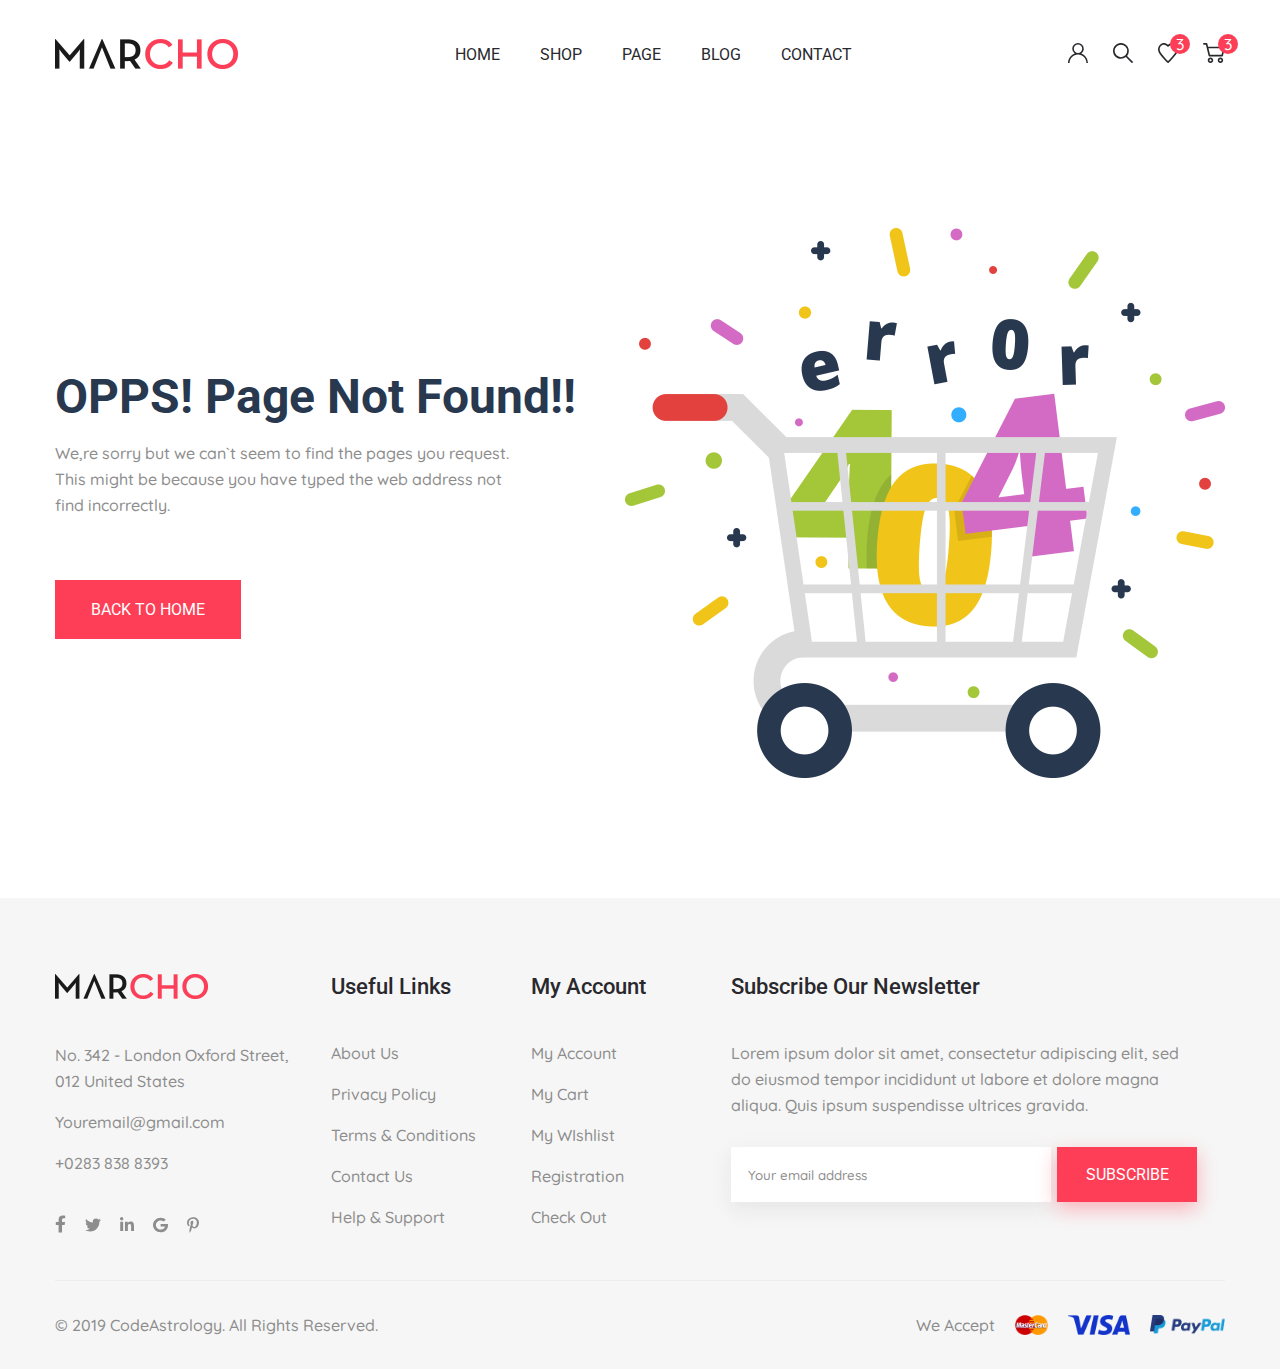
<file: 404-error.html>
<!DOCTYPE html>
<html lang="en">
  <head>
    <meta charset="UTF-8" />
    <meta http-equiv="X-UA-Compatible" content="IE=edge" />
    <meta name="viewport" content="width=device-width, initial-scale=1.0" />
    <title>Marcho</title>
    <link rel="stylesheet" href="assets/css/style.min.css" />
    <script src="./assets/js/main.min.js" defer></script>
  </head>
  <body>
    <div class="wrapper">
      <header class="header">
        <div class="container">
          <div class="header__inner">
            <a class="header__logo-link" href="./index.html">
              <img class="header__logo" src="./assets/img/logo.webp" alt="logo" />
            </a>
            <div class="hamburger-menu">
              <input class="hamburger-menu__toggle" id="hamburger-menu__toggle" type="checkbox" />
              <label class="hamburger-menu__btn" for="hamburger-menu__toggle">
                <span></span>
              </label>

              <nav class="header__nav">
                <ul class="header__list">
                  <li class="header__list-item">
                    <a class="header__list-link" href="./index.html">HOME</a>
                  </li>
                  <li class="header__list-item">
                    <a class="header__list-link" href="./shop-page.html">SHOP</a>
                  </li>
                  <li class="header__list-item">
                    <a class="header__list-link" href="./404-error.html">PAGE</a>
                  </li>
                  <li class="header__list-item">
                    <a class="header__list-link" href="./blog.html">BLOG</a>
                  </li>
                  <li class="header__list-item">
                    <a class="header__list-link" href="./contact.html">CONTACT</a>
                  </li>
                </ul>
              </nav>
            </div>
            <div class="header__menu">
              <div class="header__menu-item">
                <a class="header__menu-link" href="./register.html"
                  ><svg xmlns="http://www.w3.org/2000/svg" width="20" height="20" viewBox="0 0 20 20">
                    <g>
                      <g>
                        <path
                          fill="#29282d"
                          d="M20 19.998h-1.563c0-4.652-3.785-8.436-8.437-8.436-4.653 0-8.438 3.784-8.438 8.436H0c0-2.67 1.04-5.181 2.929-7.07a9.958 9.958 0 0 1 3.8-2.384 5.779 5.779 0 0 1-2.51-4.764A5.788 5.788 0 0 1 9.999 0a5.788 5.788 0 0 1 5.782 5.781c0 1.975-.995 3.72-2.51 4.764a9.958 9.958 0 0 1 3.8 2.384A9.935 9.935 0 0 1 20 19.998zm-10-10a4.224 4.224 0 0 0 4.219-4.218 4.223 4.223 0 0 0-4.22-4.219 4.223 4.223 0 0 0-4.218 4.22A4.224 4.224 0 0 0 10 9.998z"
                        />
                      </g>
                    </g>
                  </svg>
                </a>
              </div>
              <div class="header__menu-item">
                <a class="header__menu-link" href=""
                  ><svg xmlns="http://www.w3.org/2000/svg" width="20" height="20" viewBox="0 0 20 20">
                    <g>
                      <g>
                        <path
                          fill="#29282d"
                          d="M19.892 19.286l-.59.589a.416.416 0 0 1-.588 0l-5.81-5.81A7.879 7.879 0 0 1 7.93 15.83c-4.366 0-7.917-3.552-7.917-7.916 0-4.366 3.551-7.917 7.917-7.917 4.365 0 7.916 3.55 7.916 7.917a7.878 7.878 0 0 1-1.765 4.973l5.81 5.81a.416.416 0 0 1 0 .589zM14.181 7.914a6.257 6.257 0 0 0-6.25-6.25 6.257 6.257 0 0 0-6.25 6.25 6.256 6.256 0 0 0 6.25 6.25 6.257 6.257 0 0 0 6.25-6.25z"
                        />
                      </g>
                    </g>
                  </svg>
                </a>
              </div>
              <div class="header__menu-item">
                <a class="header__menu-link" href="#"
                  ><svg xmlns="http://www.w3.org/2000/svg" width="20" height="20" viewBox="0 0 20 20">
                    <g>
                      <g>
                        <path
                          fill="#29282d"
                          d="M17.777 11.803a228.502 228.502 0 0 1-4.216 4.966c-2.682 3.056-3.065 3.225-3.449 3.225h-.17c-.383 0-.809-.169-3.492-3.183-1.405-1.57-3.108-3.565-4.215-4.965C-.235 8.748-.192 6.2.276 4.63.957 2.254 2.959.81 4.449.26c1.703-.553 3.747 0 5.578 1.57C11.858.217 13.902-.378 15.605.217c1.49.508 3.492 1.951 4.173 4.37.469 1.57.469 4.118-2.001 7.215zm.426-6.706c-.511-1.782-2.002-2.843-3.109-3.268-1.234-.424-2.895.213-4.428 1.655-.043.086-.128.128-.213.17a.846.846 0 0 1-1.065-.126C7.856 2.042 6.195 1.405 4.96 1.873c-1.107.381-2.598 1.442-3.108 3.224-.511 1.74.085 3.693 1.703 5.687 1.959 2.462 5.322 6.324 6.472 7.386 1.15-1.062 4.514-4.924 6.473-7.386 1.618-1.994 2.214-3.989 1.703-5.686z"
                        />
                      </g>
                    </g>
                  </svg>
                </a>
                <div class="header__menu-num">3</div>
              </div>
              <div class="header__menu-item">
                <a class="header__menu-link" href="#"
                  ><svg xmlns="http://www.w3.org/2000/svg" width="22" height="20" viewBox="0 0 22 20">
                    <g>
                      <g>
                        <path
                          fill="#29282d"
                          d="M17.436 19.997c-1.513 0-2.744-1.221-2.744-2.724 0-1.502 1.23-2.725 2.744-2.725 1.513 0 2.743 1.223 2.743 2.725 0 1.503-1.23 2.724-2.743 2.724zm0-3.814c-.606 0-1.098.49-1.098 1.09 0 .6.492 1.09 1.098 1.09.605 0 1.097-.49 1.097-1.09 0-.6-.492-1.09-1.097-1.09zm1.756-2.806H6.379a.822.822 0 0 1-.8-.628L2.902 1.634H.837A.82.82 0 0 1 .014.817a.82.82 0 0 1 .823-.818h2.716c.38 0 .712.26.8.628l.741 3.077h16.1c.254 0 .493.116.649.314a.815.815 0 0 1 .15.7l-2.002 8.038a.822.822 0 0 1-.8.62zM7.029 11.742h11.519l1.595-6.402H5.488zm.447 8.255c-1.513 0-2.743-1.221-2.743-2.724 0-1.502 1.23-2.725 2.743-2.725s2.744 1.223 2.744 2.725c0 1.503-1.23 2.724-2.744 2.724zm0-3.814c-.605 0-1.097.49-1.097 1.09 0 .6.492 1.09 1.097 1.09.606 0 1.098-.49 1.098-1.09 0-.6-.492-1.09-1.098-1.09z"
                        />
                      </g>
                    </g>
                  </svg>
                </a>
                <div class="header__menu-num">3</div>
              </div>
            </div>
          </div>
        </div>
      </header>
      <main class="main">
        <section class="pagenotfound">
          <div class="container">
            <div class="pagenotfound__inner">
              <div class="pagenotfound__content">
                <h3 class="pagenotfound__title">OPPS! Page Not Found!!</h3>
                <p class="pagenotfound__text">
                  We,re sorry but we can`t seem to find the pages you request. This might be because you have typed the web address not find
                  incorrectly.
                </p>
                <a class="pagenotfound__btn btn" href="./index.html">BACK TO HOME</a>
              </div>
              <img class="pagenotfound__img" src="./assets/img/error.png" alt="error page" />
            </div>
          </div>
        </section>
      </main>
      <footer class="footer">
        <div class="container">
          <div class="footer__top">
            <div class="footer__contant">
              <a class="footer__contant-logo" href="./index.html">
                <img class="footer__logo" src="./assets/img/footer_logo.webp" alt="footer logo" />
              </a>

              <div class="footer__contant-content">
                <a class="footer__adress" href="https://goo.gl/maps/LVFMTo2FL1HLJFUv6">No. 342 - London Oxford Street, 012 United States</a>
                <a class="footer__email" href="mailto:Youremail@gmail.com">Youremail@gmail.com</a>
                <a class="footer__phone" href="tel:+02838388393">+0283 838 8393</a>
              </div>
              <div class="footer__contant-social">
                <a class="footer__contant-link" href="https://rkn.gov.ru/images/news/image34253.jpg">
                  <svg xmlns="http://www.w3.org/2000/svg" width="11" height="18" viewBox="0 0 11 17">
                    <path
                      d="M9.594 9.563l.492-3.079H7.027V4.488c0-.84.426-1.66 1.797-1.66h1.39V.207S8.955 0 7.747 0c-2.516 0-4.16 1.473-4.16 4.14v2.344h-2.8v3.079h2.8V17h3.441V9.562zm0 0"
                      fill="#8d8d8d"
                    />
                  </svg>
                </a>
                <a class="footer__contant-link" href="https://rkn.gov.ru/images/news/image34253.jpg">
                  <svg xmlns="http://www.w3.org/2000/svg" width="16" height="16">
                    <path
                      d="M14.355 4.742c.012.14.012.285.012.426 0 4.336-3.3 9.328-9.332 9.328A9.266 9.266 0 0 1 0 13.027c.266.028.52.04.793.04 1.531 0 2.941-.52 4.07-1.403a3.286 3.286 0 0 1-3.066-2.273c.203.03.406.05.621.05.293 0 .586-.039.86-.113a3.278 3.278 0 0 1-2.63-3.215V6.07c.438.246.946.399 1.485.418a3.278 3.278 0 0 1-1.461-2.73c0-.61.16-1.168.445-1.656a9.315 9.315 0 0 0 6.762 3.43 3.676 3.676 0 0 1-.082-.75 3.277 3.277 0 0 1 3.277-3.278c.946 0 1.797.394 2.399 1.035a6.554 6.554 0 0 0 2.082-.793 3.285 3.285 0 0 1-1.442 1.809A6.67 6.67 0 0 0 16 3.047a7.059 7.059 0 0 1-1.645 1.695zm0 0"
                      fill="#8d8d8d"
                    />
                  </svg>
                </a>
                <a class="footer__contant-link" href="https://rkn.gov.ru/images/news/image34253.jpg">
                  <svg xmlns="http://www.w3.org/2000/svg" width="14" height="16">
                    <path
                      d="M3.133 14H.23V4.652h2.903zM1.68 3.379c-.926 0-1.68-.77-1.68-1.7a1.682 1.682 0 0 1 3.363 0c0 .93-.754 1.7-1.683 1.7zM13.996 14h-2.894V9.45c0-1.083-.024-2.473-1.512-2.473-1.508 0-1.738 1.175-1.738 2.394V14H4.953V4.652h2.781V5.93h.043c.387-.735 1.332-1.512 2.746-1.512 2.938 0 3.477 1.934 3.477 4.45V14zm0 0"
                      fill="#8d8d8d"
                    />
                  </svg>
                </a>
                <a class="footer__contant-link" href="https://rkn.gov.ru/images/news/image34253.jpg">
                  <svg xmlns="http://www.w3.org/2000/svg" width="15" height="16" viewBox="0 0 15 15">
                    <path
                      d="M15 7.672c0 4.144-2.977 7.094-7.379 7.094C3.406 14.766 0 11.52 0 7.5S3.406.234 7.621.234c2.055 0 3.781.72 5.113 1.903L10.66 4.039C7.945 1.54 2.898 3.414 2.898 7.5c0 2.535 2.125 4.586 4.723 4.586 3.02 0 4.152-2.059 4.328-3.129H7.621v-2.5h7.258c.07.371.121.73.121 1.215zm0 0"
                      fill="#8d8d8d"
                    />
                  </svg>
                </a>
                <a class="footer__contant-link" href="https://rkn.gov.ru/images/news/image34253.jpg">
                  <svg xmlns="http://www.w3.org/2000/svg" width="12" height="16">
                    <path
                      d="M6.375.203C3.168.203 0 2.34 0 5.801 0 8 1.238 9.25 1.988 9.25c.309 0 .489-.863.489-1.105 0-.293-.743-.91-.743-2.122 0-2.511 1.914-4.293 4.387-4.293 2.129 0 3.703 1.211 3.703 3.434 0 1.656-.664 4.77-2.82 4.77-.777 0-1.445-.563-1.445-1.368 0-1.183.824-2.324.824-3.543 0-2.07-2.934-1.695-2.934.805 0 .524.067 1.106.301 1.586-.43 1.856-1.313 4.621-1.313 6.531 0 .594.086 1.172.141 1.766.106.117.055.105.215.047 1.574-2.156 1.52-2.578 2.23-5.403.387.73 1.38 1.125 2.168 1.125C10.508 11.48 12 8.246 12 5.332 12 2.227 9.32.203 6.375.203zm0 0"
                      fill="#8d8d8d"
                    />
                  </svg>
                </a>
              </div>
            </div>
            <div class="footer__useful-links">
              <h5 class="footer__subtitle">Useful Links</h5>
              <div class="footer__links">
                <a class="footer__link-item" href="./contact.html">About Us</a>
                <a class="footer__link-item" href="#">Privacy Policy</a>
                <a class="footer__link-item" href="#">Terms & Conditions</a>
                <a class="footer__link-item" href="#">Contact Us</a>
                <a class="footer__link-item" href="#">Help & Support</a>
              </div>
            </div>
            <div class="footer__account">
              <h5 class="footer__subtitle">My Account</h5>
              <div class="footer__links">
                <a class="footer__link-item" href="./404-error.html">My Account</a>
                <a class="footer__link-item" href="#">My Cart</a>
                <a class="footer__link-item" href="#">My WIshlist</a>
                <a class="footer__link-item" href="./register.html">Registration</a>
                <a class="footer__link-item" href="#">Check Out</a>
              </div>
            </div>
            <div class="footer__subscribe">
              <h5 class="footer__subtitle">Subscribe Our Newsletter</h5>
              <p class="footer__text">
                Lorem ipsum dolor sit amet, consectetur adipiscing elit, sed do eiusmod tempor incididunt ut labore et dolore magna aliqua.
                Quis ipsum suspendisse ultrices gravida.
              </p>
              <form class="footer__form" action="">
                <input class="footer__input" placeholder="Your email address" type="text" />
                <button class="footer__btn">Subscribe</button>
              </form>
            </div>
          </div>
          <div class="footer__bottom">
            <div class="footer__copyright">© 2019 CodeAstrology. All Rights Reserved.</div>
            <div class="footer__payments">
              <p class="footer__payments-text">We Accept</p>
              <img class="footer__payments-img" src="./assets/img/icons/mastercard.webp" alt="mastercard" />
              <img class="footer__payments-img" src="./assets/img/icons/visa.webp" alt="visa" />
              <img class="footer__payments-img" src="./assets/img/icons/paypal.webp" alt="paypal" />
            </div>
          </div>
        </div>
      </footer>
    </div>
  </body>
</html>
</file>
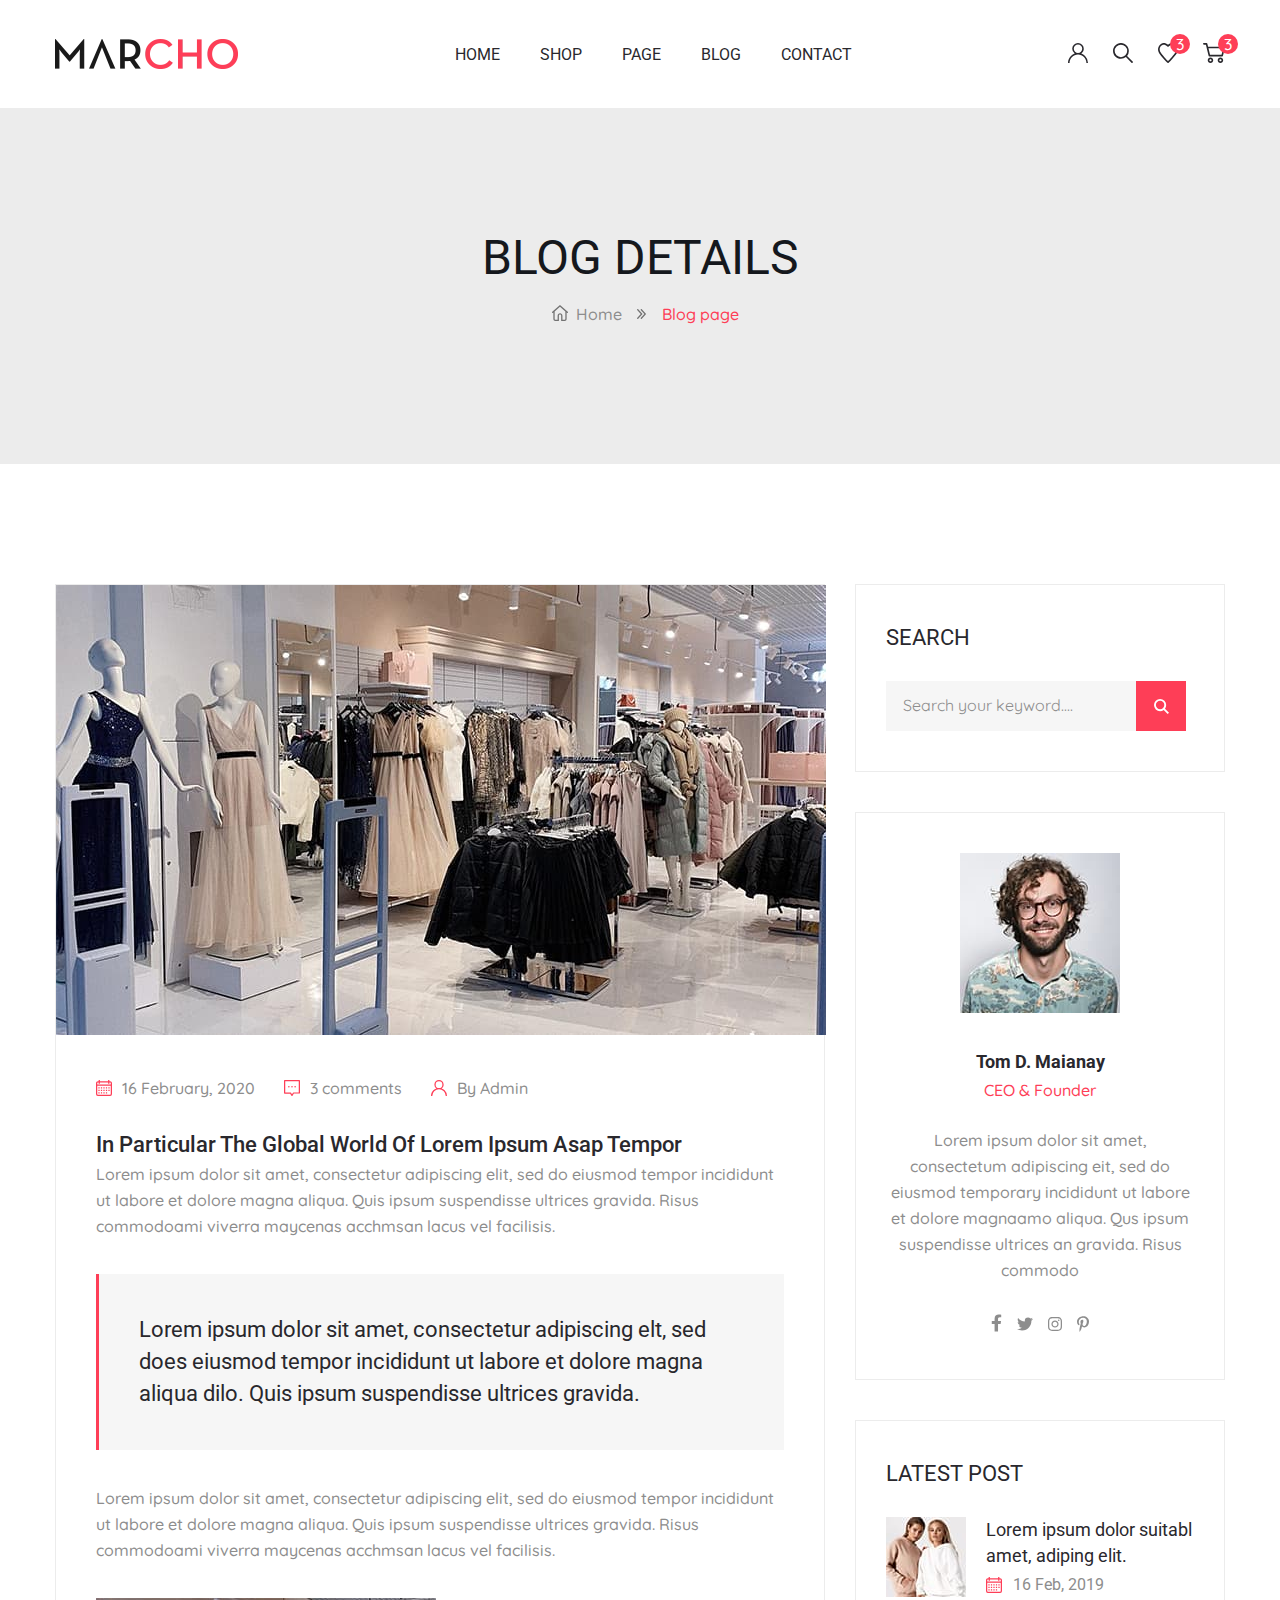
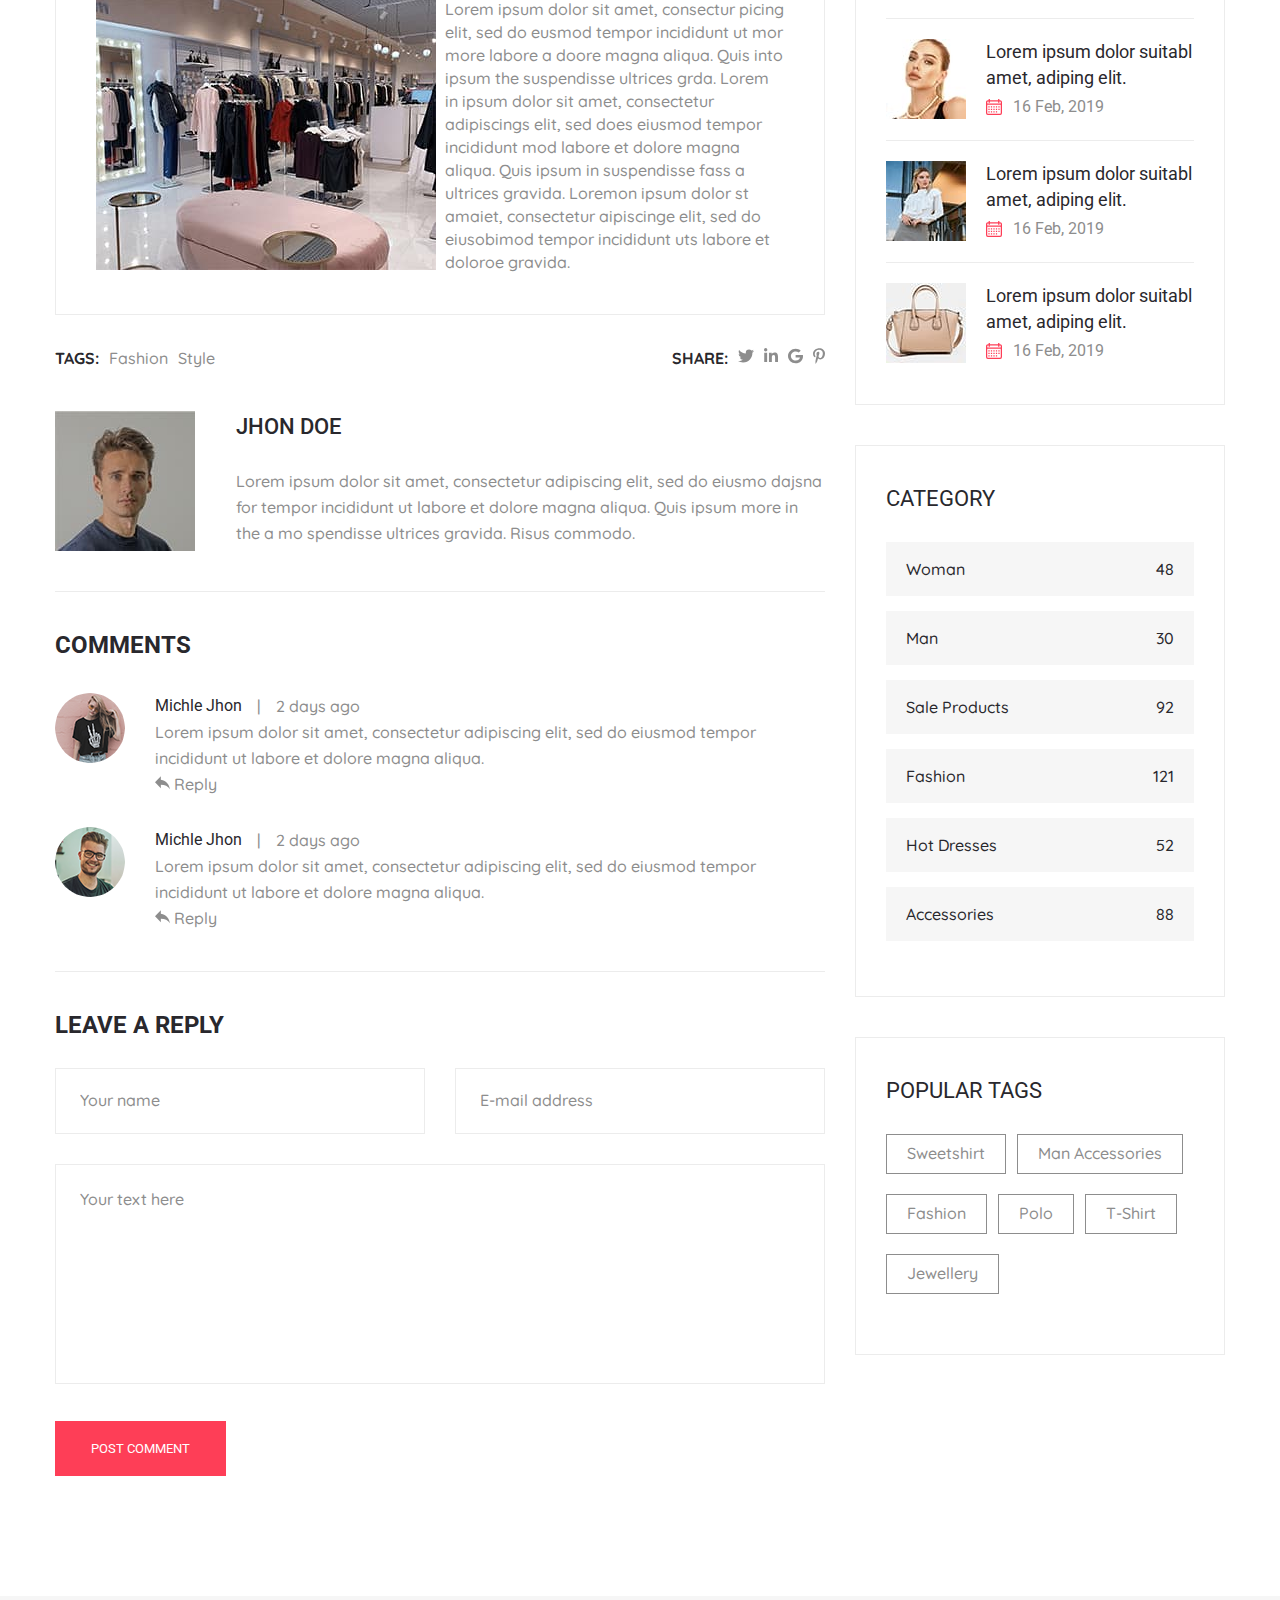
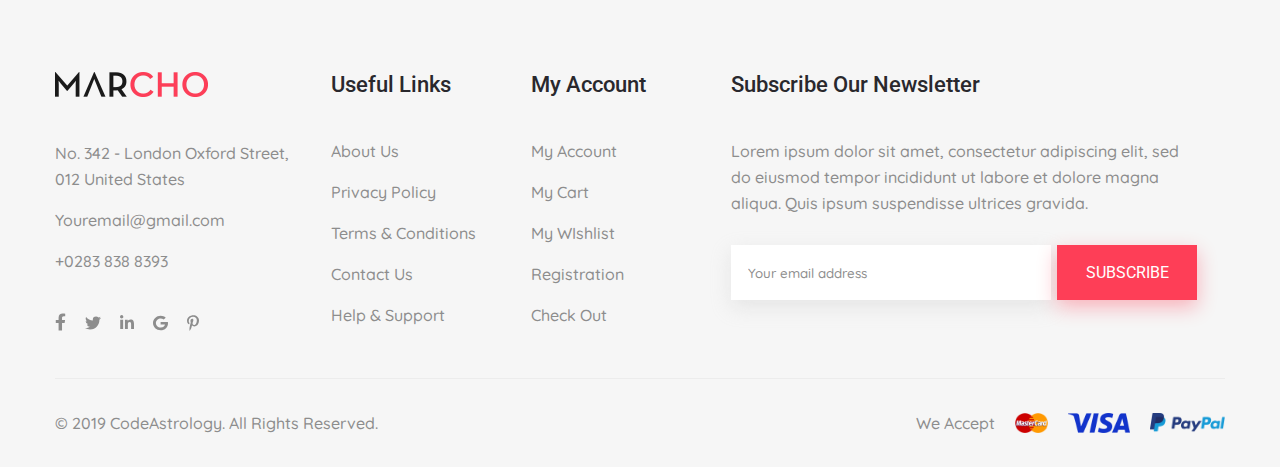
<file: blog-detail.html>
<!DOCTYPE html>
<html lang="en">
  <head>
    <meta charset="UTF-8" />
    <meta http-equiv="X-UA-Compatible" content="IE=edge" />
    <meta name="viewport" content="width=device-width, initial-scale=1.0" />
    <title>Marcho</title>
    <link rel="stylesheet" href="assets/css/style.min.css" />
    <script src="./assets/js/main.min.js" defer></script>
  </head>
  <body>
    <div class="wrapper">
      <header class="header">
        <div class="container">
          <div class="header__inner">
            <a class="header__logo-link" href="./index.html">
              <img class="header__logo" src="./assets/img/logo.webp" alt="logo" />
            </a>
            <div class="hamburger-menu">
              <input class="hamburger-menu__toggle" id="hamburger-menu__toggle" type="checkbox" />
              <label class="hamburger-menu__btn" for="hamburger-menu__toggle">
                <span></span>
              </label>

              <nav class="header__nav">
                <ul class="header__list">
                  <li class="header__list-item">
                    <a class="header__list-link" href="./index.html">HOME</a>
                  </li>
                  <li class="header__list-item">
                    <a class="header__list-link" href="./shop-page.html">SHOP</a>
                  </li>
                  <li class="header__list-item">
                    <a class="header__list-link" href="./404-error.html">PAGE</a>
                  </li>
                  <li class="header__list-item">
                    <a class="header__list-link" href="./blog.html">BLOG</a>
                  </li>
                  <li class="header__list-item">
                    <a class="header__list-link" href="./contact.html">CONTACT</a>
                  </li>
                </ul>
              </nav>
            </div>
            <div class="header__menu">
              <div class="header__menu-item">
                <a class="header__menu-link" href="./register.html"
                  ><svg xmlns="http://www.w3.org/2000/svg" width="20" height="20" viewBox="0 0 20 20">
                    <g>
                      <g>
                        <path
                          fill="#29282d"
                          d="M20 19.998h-1.563c0-4.652-3.785-8.436-8.437-8.436-4.653 0-8.438 3.784-8.438 8.436H0c0-2.67 1.04-5.181 2.929-7.07a9.958 9.958 0 0 1 3.8-2.384 5.779 5.779 0 0 1-2.51-4.764A5.788 5.788 0 0 1 9.999 0a5.788 5.788 0 0 1 5.782 5.781c0 1.975-.995 3.72-2.51 4.764a9.958 9.958 0 0 1 3.8 2.384A9.935 9.935 0 0 1 20 19.998zm-10-10a4.224 4.224 0 0 0 4.219-4.218 4.223 4.223 0 0 0-4.22-4.219 4.223 4.223 0 0 0-4.218 4.22A4.224 4.224 0 0 0 10 9.998z"
                        />
                      </g>
                    </g>
                  </svg>
                </a>
              </div>
              <div class="header__menu-item">
                <a class="header__menu-link" href=""
                  ><svg xmlns="http://www.w3.org/2000/svg" width="20" height="20" viewBox="0 0 20 20">
                    <g>
                      <g>
                        <path
                          fill="#29282d"
                          d="M19.892 19.286l-.59.589a.416.416 0 0 1-.588 0l-5.81-5.81A7.879 7.879 0 0 1 7.93 15.83c-4.366 0-7.917-3.552-7.917-7.916 0-4.366 3.551-7.917 7.917-7.917 4.365 0 7.916 3.55 7.916 7.917a7.878 7.878 0 0 1-1.765 4.973l5.81 5.81a.416.416 0 0 1 0 .589zM14.181 7.914a6.257 6.257 0 0 0-6.25-6.25 6.257 6.257 0 0 0-6.25 6.25 6.256 6.256 0 0 0 6.25 6.25 6.257 6.257 0 0 0 6.25-6.25z"
                        />
                      </g>
                    </g>
                  </svg>
                </a>
              </div>
              <div class="header__menu-item">
                <a class="header__menu-link" href="#"
                  ><svg xmlns="http://www.w3.org/2000/svg" width="20" height="20" viewBox="0 0 20 20">
                    <g>
                      <g>
                        <path
                          fill="#29282d"
                          d="M17.777 11.803a228.502 228.502 0 0 1-4.216 4.966c-2.682 3.056-3.065 3.225-3.449 3.225h-.17c-.383 0-.809-.169-3.492-3.183-1.405-1.57-3.108-3.565-4.215-4.965C-.235 8.748-.192 6.2.276 4.63.957 2.254 2.959.81 4.449.26c1.703-.553 3.747 0 5.578 1.57C11.858.217 13.902-.378 15.605.217c1.49.508 3.492 1.951 4.173 4.37.469 1.57.469 4.118-2.001 7.215zm.426-6.706c-.511-1.782-2.002-2.843-3.109-3.268-1.234-.424-2.895.213-4.428 1.655-.043.086-.128.128-.213.17a.846.846 0 0 1-1.065-.126C7.856 2.042 6.195 1.405 4.96 1.873c-1.107.381-2.598 1.442-3.108 3.224-.511 1.74.085 3.693 1.703 5.687 1.959 2.462 5.322 6.324 6.472 7.386 1.15-1.062 4.514-4.924 6.473-7.386 1.618-1.994 2.214-3.989 1.703-5.686z"
                        />
                      </g>
                    </g>
                  </svg>
                </a>
                <div class="header__menu-num">3</div>
              </div>
              <div class="header__menu-item">
                <a class="header__menu-link" href="#"
                  ><svg xmlns="http://www.w3.org/2000/svg" width="22" height="20" viewBox="0 0 22 20">
                    <g>
                      <g>
                        <path
                          fill="#29282d"
                          d="M17.436 19.997c-1.513 0-2.744-1.221-2.744-2.724 0-1.502 1.23-2.725 2.744-2.725 1.513 0 2.743 1.223 2.743 2.725 0 1.503-1.23 2.724-2.743 2.724zm0-3.814c-.606 0-1.098.49-1.098 1.09 0 .6.492 1.09 1.098 1.09.605 0 1.097-.49 1.097-1.09 0-.6-.492-1.09-1.097-1.09zm1.756-2.806H6.379a.822.822 0 0 1-.8-.628L2.902 1.634H.837A.82.82 0 0 1 .014.817a.82.82 0 0 1 .823-.818h2.716c.38 0 .712.26.8.628l.741 3.077h16.1c.254 0 .493.116.649.314a.815.815 0 0 1 .15.7l-2.002 8.038a.822.822 0 0 1-.8.62zM7.029 11.742h11.519l1.595-6.402H5.488zm.447 8.255c-1.513 0-2.743-1.221-2.743-2.724 0-1.502 1.23-2.725 2.743-2.725s2.744 1.223 2.744 2.725c0 1.503-1.23 2.724-2.744 2.724zm0-3.814c-.605 0-1.097.49-1.097 1.09 0 .6.492 1.09 1.097 1.09.606 0 1.098-.49 1.098-1.09 0-.6-.492-1.09-1.098-1.09z"
                        />
                      </g>
                    </g>
                  </svg>
                </a>
                <div class="header__menu-num">3</div>
              </div>
            </div>
          </div>
        </div>
      </header>
      <main class="main">
        <section class="breadcrumbs">
          <div class="breadcrumbs__container">
            <div class="container">
              <h3 class="breadcrumbs__title">BLOG DETAILS</h3>
              <div class="breadcrumbs__list">
                <a class="breadcrumbs__item" href="">Home</a>
                <a class="breadcrumbs__item" href="">Blog page</a>
              </div>
            </div>
          </div>
        </section>
        <div class="blogs">
          <div class="container">
            <div class="blogs__inner">
              <section class="blogs__content">
                <div class="blogs__content-item content-item blogs-detail__content-item">
                  <div class="content-item__img-box">
                    <img class="content-item__img" src="./assets/img/blogs/1.jpg" alt="" />
                  </div>
                  <div class="content-item__box">
                    <div class="content-item__description">
                      <div class="content-item__description-item">
                        <svg xmlns="http://www.w3.org/2000/svg" width="16" height="16" viewBox="0 0 16 16">
                          <g>
                            <g>
                              <path
                                fill="#fe3e57"
                                d="M16 3.124v11A1.877 1.877 0 0 1 14.125 16H1.875A1.877 1.877 0 0 1 0 14.124v-11C0 2.09.84 1.25 1.875 1.25h.75V0h1.25v1.25h8.25V0h1.25v1.25h.75C15.159 1.25 16 2.09 16 3.124zm-14.75 0v1.5h13.5v-1.5a.626.626 0 0 0-.625-.625h-.75v1.25h-1.25V2.5h-8.25v1.25h-1.25V2.5h-.75a.626.626 0 0 0-.625.625zm13.5 11v-8.25H1.25v8.25c0 .345.28.625.625.625h12.25c.345 0 .625-.28.625-.625zM2.375 7.187h1.25v1.25h-1.25zm2.5 0h1.25v1.25h-1.25zm2.5 0h1.25v1.25h-1.25zm2.5 0h1.25v1.25h-1.25zm2.5 0h1.25v1.25h-1.25zm-10 2.5h1.25v1.25h-1.25zm2.5 0h1.25v1.25h-1.25zm2.5 0h1.25v1.25h-1.25zm2.5 0h1.25v1.25h-1.25zm-7.5 2.5h1.25v1.25h-1.25zm2.5 0h1.25v1.25h-1.25zm2.5 0h1.25v1.25h-1.25zm2.5 0h1.25v1.25h-1.25zm2.5-2.5h1.25v1.25h-1.25z"
                              />
                            </g>
                          </g>
                        </svg>
                        <span>16 February, 2020</span>
                      </div>
                      <div class="content-item__description-item">
                        <svg xmlns="http://www.w3.org/2000/svg" width="16" height="16" viewBox="0 0 16 16">
                          <g>
                            <g>
                              <path
                                fill="#fe3e57"
                                d="M16 .625V13c0 .345-.28.624-.625.624h-5.53L8.527 15.71a.625.625 0 0 1-1.056 0l-1.317-2.085H.625A.625.625 0 0 1 0 13V.625C0 .28.28 0 .625 0h14.75c.345 0 .625.28.625.625zm-1.25.625H1.25v11.125H6.5c.214 0 .414.11.528.29L8 14.206l.971-1.54a.625.625 0 0 1 .529-.29h5.25zM7.219 6.812a.781.781 0 1 1 1.562 0 .781.781 0 0 1-1.562 0zm-3.125 0a.781.781 0 1 1 1.562 0 .781.781 0 0 1-1.562 0zm6.25 0a.781.781 0 1 1 1.562 0 .781.781 0 0 1-1.562 0z"
                              />
                            </g>
                          </g>
                        </svg>
                        <span>3 comments</span>
                      </div>
                      <div class="content-item__description-item">
                        <svg xmlns="http://www.w3.org/2000/svg" width="16" height="16" viewBox="0 0 16 16">
                          <g>
                            <g>
                              <path
                                fill="#fe3e57"
                                d="M16 16h-1.25A6.758 6.758 0 0 0 8 9.25 6.758 6.758 0 0 0 1.25 16H0c0-2.137.832-4.146 2.343-5.657a7.975 7.975 0 0 1 3.04-1.907 4.623 4.623 0 0 1-2.008-3.811A4.63 4.63 0 0 1 8 0a4.63 4.63 0 0 1 4.625 4.625c0 1.58-.796 2.976-2.008 3.811a7.974 7.974 0 0 1 3.04 1.907A7.947 7.947 0 0 1 16 16zM8 8a3.379 3.379 0 0 0 3.375-3.375A3.379 3.379 0 0 0 8 1.25a3.379 3.379 0 0 0-3.375 3.375A3.379 3.379 0 0 0 8 8z"
                              />
                            </g>
                          </g>
                        </svg>
                        <span>By Admin</span>
                      </div>
                    </div>
                    <a class="content-item__link" href="">In Particular The Global World Of Lorem Ipsum Asap Tempor</a>
                    <p class="content-item__text">
                      Lorem ipsum dolor sit amet, consectetur adipiscing elit, sed do eiusmod tempor incididunt ut labore et dolore magna
                      aliqua. Quis ipsum suspendisse ultrices gravida. Risus commodoami viverra maycenas acchmsan lacus vel facilisis.
                    </p>
                    <div class="content-item__quote">
                      <span
                        >Lorem ipsum dolor sit amet, consectetur adipiscing elt, sed does eiusmod tempor incididunt ut labore et dolore
                        magna aliqua dilo. Quis ipsum suspendisse ultrices gravida.</span
                      >
                    </div>
                    <p class="content-item__text">
                      Lorem ipsum dolor sit amet, consectetur adipiscing elit, sed do eiusmod tempor incididunt ut labore et dolore magna
                      aliqua. Quis ipsum suspendisse ultrices gravida. Risus commodoami viverra maycenas acchmsan lacus vel facilisis.
                    </p>
                    <div class="content-item__img-text">
                      <img class="content-item__image" src="./assets/img/blogs/image-inside.jpg" alt="" />
                      <p class="content-item__text">
                        Lorem ipsum dolor sit amet, consectur picing elit, sed do eusmod tempor incididunt ut mor more labore a doore magna
                        aliqua. Quis into ipsum the suspendisse ultrices grda. Lorem in ipsum dolor sit amet, consectetur adipiscings elit,
                        sed does eiusmod tempor incididunt mod labore et dolore magna aliqua. Quis ipsum in suspendisse fass a ultrices
                        gravida. Loremon ipsum dolor st amaiet, consectetur aipiscinge elit, sed do eiusobimod tempor incididunt uts labore
                        et doloroe gravida.
                      </p>
                    </div>
                  </div>
                </div>
                <div class="blogs__social">
                  <div class="blogs__social-item">
                    <h5 class="blogs__social-title">TAGS:</h5>
                    <a class="blogs__social-link" href="">Fashion</a>
                    <a class="blogs__social-link" href="">Style</a>
                  </div>
                  <div class="blogs__social-item">
                    <h5 class="blogs__social-title">SHARE:</h5>
                    <a class="blogs__social-link" href="">
                      <svg xmlns="http://www.w3.org/2000/svg" width="16" height="16">
                        <path
                          d="M14.355 4.742c.012.14.012.285.012.426 0 4.336-3.3 9.328-9.332 9.328A9.266 9.266 0 0 1 0 13.027c.266.028.52.04.793.04 1.531 0 2.941-.52 4.07-1.403a3.286 3.286 0 0 1-3.066-2.273c.203.03.406.05.621.05.293 0 .586-.039.86-.113a3.278 3.278 0 0 1-2.63-3.215V6.07c.438.246.946.399 1.485.418a3.278 3.278 0 0 1-1.461-2.73c0-.61.16-1.168.445-1.656a9.315 9.315 0 0 0 6.762 3.43 3.676 3.676 0 0 1-.082-.75 3.277 3.277 0 0 1 3.277-3.278c.946 0 1.797.394 2.399 1.035a6.554 6.554 0 0 0 2.082-.793 3.285 3.285 0 0 1-1.442 1.809A6.67 6.67 0 0 0 16 3.047a7.059 7.059 0 0 1-1.645 1.695zm0 0"
                          fill="#8d8d8d"
                        />
                      </svg>
                    </a>
                    <a class="blogs__social-link" href="">
                      <svg xmlns="http://www.w3.org/2000/svg" width="14" height="16">
                        <path
                          d="M3.133 14H.23V4.652h2.903zM1.68 3.379c-.926 0-1.68-.77-1.68-1.7a1.682 1.682 0 0 1 3.363 0c0 .93-.754 1.7-1.683 1.7zM13.996 14h-2.894V9.45c0-1.083-.024-2.473-1.512-2.473-1.508 0-1.738 1.175-1.738 2.394V14H4.953V4.652h2.781V5.93h.043c.387-.735 1.332-1.512 2.746-1.512 2.938 0 3.477 1.934 3.477 4.45V14zm0 0"
                          fill="#8d8d8d"
                        />
                      </svg>
                    </a>
                    <a class="blogs__social-link" href="">
                      <svg xmlns="http://www.w3.org/2000/svg" width="15" height="16" viewBox="0 0 15 15">
                        <path
                          d="M15 7.672c0 4.144-2.977 7.094-7.379 7.094C3.406 14.766 0 11.52 0 7.5S3.406.234 7.621.234c2.055 0 3.781.72 5.113 1.903L10.66 4.039C7.945 1.54 2.898 3.414 2.898 7.5c0 2.535 2.125 4.586 4.723 4.586 3.02 0 4.152-2.059 4.328-3.129H7.621v-2.5h7.258c.07.371.121.73.121 1.215zm0 0"
                          fill="#8d8d8d"
                        />
                      </svg>
                    </a>
                    <a class="blogs__social-link" href="">
                      <svg xmlns="http://www.w3.org/2000/svg" width="12" height="16">
                        <path
                          d="M6.375.203C3.168.203 0 2.34 0 5.801 0 8 1.238 9.25 1.988 9.25c.309 0 .489-.863.489-1.105 0-.293-.743-.91-.743-2.122 0-2.511 1.914-4.293 4.387-4.293 2.129 0 3.703 1.211 3.703 3.434 0 1.656-.664 4.77-2.82 4.77-.777 0-1.445-.563-1.445-1.368 0-1.183.824-2.324.824-3.543 0-2.07-2.934-1.695-2.934.805 0 .524.067 1.106.301 1.586-.43 1.856-1.313 4.621-1.313 6.531 0 .594.086 1.172.141 1.766.106.117.055.105.215.047 1.574-2.156 1.52-2.578 2.23-5.403.387.73 1.38 1.125 2.168 1.125C10.508 11.48 12 8.246 12 5.332 12 2.227 9.32.203 6.375.203zm0 0"
                          fill="#8d8d8d"
                        />
                      </svg>
                    </a>
                  </div>
                </div>
                <div class="blogs__author">
                  <img class="blogs__author-img" src="./assets/img/blogs/julian.jpg" alt="" />
                  <div class="blogs__author-content">
                    <h4 class="blogs__author-name">JHON DOE</h4>
                    <p class="blogs__author-text">
                      Lorem ipsum dolor sit amet, consectetur adipiscing elit, sed do eiusmo dajsna for tempor incididunt ut labore et
                      dolore magna aliqua. Quis ipsum more in the a mo spendisse ultrices gravida. Risus commodo.
                    </p>
                  </div>
                </div>
                <div class="blogs__comments">
                  <h4 class="blogs__comments-title">COMMENTS</h4>
                  <div class="blogs__comments-item">
                    <img class="blogs__comments-img" src="./assets/img/blogs/comments-1.png" alt="" />
                    <div class="blogs__comments-box">
                      <div class="blogs__name-date">
                        <h6 class="blogs__comments-name">Michle Jhon</h6>
                        |
                        <p class="blogs__comments-text">2 days ago</p>
                      </div>
                      <p class="blogs__comments-text">
                        Lorem ipsum dolor sit amet, consectetur adipiscing elit, sed do eiusmod tempor incididunt ut labore et dolore magna
                        aliqua.
                      </p>
                      <a class="blogs__comments-reply" href=""
                        ><svg xmlns="http://www.w3.org/2000/svg" width="15" height="14" viewBox="0 0 15 14">
                          <g>
                            <g>
                              <path
                                fill="#8d8d8d"
                                d="M5.835 3.67V.202L0 6.269l5.834 6.066V8.782c4.167 0 7.084 1.387 9.167 4.42-.833-4.333-3.334-8.666-9.167-9.533z"
                              />
                            </g>
                          </g>
                        </svg>
                        Reply
                      </a>
                    </div>
                  </div>
                  <div class="blogs__comments-item">
                    <img class="blogs__comments-img" src="./assets/img/blogs/comments-2.png" alt="" />
                    <div class="blogs__comments-box">
                      <div class="blogs__name-date">
                        <h6 class="blogs__comments-name">Michle Jhon</h6>
                        |
                        <p class="blogs__comments-text">2 days ago</p>
                      </div>
                      <p class="blogs__comments-text">
                        Lorem ipsum dolor sit amet, consectetur adipiscing elit, sed do eiusmod tempor incididunt ut labore et dolore magna
                        aliqua.
                      </p>
                      <a class="blogs__comments-reply" href=""
                        ><svg xmlns="http://www.w3.org/2000/svg" width="15" height="14" viewBox="0 0 15 14">
                          <g>
                            <g>
                              <path
                                fill="#8d8d8d"
                                d="M5.835 3.67V.202L0 6.269l5.834 6.066V8.782c4.167 0 7.084 1.387 9.167 4.42-.833-4.333-3.334-8.666-9.167-9.533z"
                              />
                            </g>
                          </g>
                        </svg>
                        Reply
                      </a>
                    </div>
                  </div>
                </div>
                <div class="blogs-reply">
                  <h4 class="blogs-reply__title">LEAVE A REPLY</h4>
                  <form class="blogs-reply__form" action="">
                    <div class="blogs-reply__input-box">
                      <input class="blogs-reply__input" type="text" placeholder="Your name" />
                      <input class="blogs-reply__input" type="text" placeholder="E-mail address" />
                    </div>
                    <textarea class="blogs-reply__input-text" placeholder="Your text here"></textarea>
                    <button class="blogs-reply__btn btn" type="submit">POST COMMENT</button>
                  </form>
                </div>
              </section>
              <aside class="blogs__sidebar sidebar">
                <div class="sidebar__item sidebar__search">
                  <h4 class="sidebar__title">Search</h4>
                  <form class="sidebar__search-form" action="">
                    <input class="sidebar__search-input" type="text" placeholder="Search your keyword...." />
                    <input class="sidebar__search-btn" type="button" />
                  </form>
                </div>
                <div class="sidebar__item sidebar__item-author">
                  <img class="sidebar__img" src="./assets/img/sidebar/christian.jpg" alt="" />
                  <h4 class="sidebar__name">Tom D. Maianay</h4>
                  <p class="sidebar__designation">CEO & Founder</p>
                  <p class="sidebar__text">
                    Lorem ipsum dolor sit amet, consectetum adipiscing eit, sed do eiusmod temporary incididunt ut labore et dolore magnaamo
                    aliqua. Qus ipsum suspendisse ultrices an gravida. Risus commodo
                  </p>
                  <div class="sidebar__social-box">
                    <a class="sidebar__social" href="https://rkn.gov.ru/images/news/image34253.jpg">
                      <svg xmlns="http://www.w3.org/2000/svg" width="11" height="18" viewBox="0 0 11 17">
                        <path
                          d="M9.594 9.563l.492-3.079H7.027V4.488c0-.84.426-1.66 1.797-1.66h1.39V.207S8.955 0 7.747 0c-2.516 0-4.16 1.473-4.16 4.14v2.344h-2.8v3.079h2.8V17h3.441V9.562zm0 0"
                          fill="#8d8d8d"
                        />
                      </svg>
                    </a>
                    <a class="sidebar__social" href="https://rkn.gov.ru/images/news/image34253.jpg">
                      <svg xmlns="http://www.w3.org/2000/svg" width="16" height="16">
                        <path
                          d="M14.355 4.742c.012.14.012.285.012.426 0 4.336-3.3 9.328-9.332 9.328A9.266 9.266 0 0 1 0 13.027c.266.028.52.04.793.04 1.531 0 2.941-.52 4.07-1.403a3.286 3.286 0 0 1-3.066-2.273c.203.03.406.05.621.05.293 0 .586-.039.86-.113a3.278 3.278 0 0 1-2.63-3.215V6.07c.438.246.946.399 1.485.418a3.278 3.278 0 0 1-1.461-2.73c0-.61.16-1.168.445-1.656a9.315 9.315 0 0 0 6.762 3.43 3.676 3.676 0 0 1-.082-.75 3.277 3.277 0 0 1 3.277-3.278c.946 0 1.797.394 2.399 1.035a6.554 6.554 0 0 0 2.082-.793 3.285 3.285 0 0 1-1.442 1.809A6.67 6.67 0 0 0 16 3.047a7.059 7.059 0 0 1-1.645 1.695zm0 0"
                          fill="#8d8d8d"
                        />
                      </svg>
                    </a>
                    <a class="sidebar__social" href="https://rkn.gov.ru/images/news/image34253.jpg">
                      <svg
                        xmlns="http://www.w3.org/2000/svg"
                        xmlns:xlink="http://www.w3.org/1999/xlink"
                        width="14px"
                        height="16px"
                        viewBox="0 0 14 16"
                        version="1.1"
                      >
                        <g id="surface1">
                          <path
                            style="stroke: none; fill-rule: nonzero; fill-opacity: 1"
                            d="M 7.003906 4.40625 C 5.015625 4.40625 3.414062 6.007812 3.414062 7.996094 C 3.414062 9.984375 5.015625 11.585938 7.003906 11.585938 C 8.992188 11.585938 10.59375 9.984375 10.59375 7.996094 C 10.59375 6.007812 8.992188 4.40625 7.003906 4.40625 Z M 7.003906 10.332031 C 5.71875 10.332031 4.667969 9.285156 4.667969 7.996094 C 4.667969 6.710938 5.714844 5.664062 7.003906 5.664062 C 8.289062 5.664062 9.335938 6.710938 9.335938 7.996094 C 9.335938 9.285156 8.289062 10.332031 7.003906 10.332031 Z M 11.578125 4.257812 C 11.578125 4.726562 11.203125 5.097656 10.742188 5.097656 C 10.273438 5.097656 9.902344 4.722656 9.902344 4.257812 C 9.902344 3.796875 10.277344 3.421875 10.742188 3.421875 C 11.203125 3.421875 11.578125 3.796875 11.578125 4.257812 Z M 13.957031 5.109375 C 13.902344 3.988281 13.648438 2.992188 12.824219 2.175781 C 12.007812 1.355469 11.011719 1.101562 9.890625 1.042969 C 8.734375 0.976562 5.269531 0.976562 4.113281 1.042969 C 2.992188 1.097656 2 1.351562 1.179688 2.171875 C 0.355469 2.992188 0.101562 3.984375 0.046875 5.105469 C -0.0195312 6.261719 -0.0195312 9.726562 0.046875 10.882812 C 0.101562 12.007812 0.355469 13 1.179688 13.820312 C 2 14.636719 2.992188 14.894531 4.113281 14.949219 C 5.269531 15.015625 8.734375 15.015625 9.890625 14.949219 C 11.011719 14.898438 12.007812 14.640625 12.824219 13.820312 C 13.644531 13 13.898438 12.007812 13.957031 10.882812 C 14.023438 9.726562 14.023438 6.265625 13.957031 5.109375 Z M 12.460938 12.125 C 12.21875 12.738281 11.746094 13.210938 11.132812 13.457031 C 10.210938 13.820312 8.023438 13.738281 7.003906 13.738281 C 5.984375 13.738281 3.792969 13.820312 2.875 13.457031 C 2.261719 13.210938 1.789062 12.742188 1.542969 12.125 C 1.179688 11.203125 1.261719 9.015625 1.261719 7.996094 C 1.261719 6.976562 1.179688 4.789062 1.542969 3.867188 C 1.789062 3.257812 2.257812 2.785156 2.875 2.539062 C 3.796875 2.171875 5.984375 2.257812 7.003906 2.257812 C 8.023438 2.257812 10.210938 2.175781 11.132812 2.539062 C 11.742188 2.78125 12.214844 3.253906 12.460938 3.867188 C 12.828125 4.789062 12.742188 6.976562 12.742188 7.996094 C 12.742188 9.015625 12.828125 11.207031 12.460938 12.125 Z M 12.460938 12.125 "
                            fill="#8d8d8d"
                          />
                        </g>
                      </svg>
                    </a>
                    <a class="sidebar__social" href="https://rkn.gov.ru/images/news/image34253.jpg">
                      <svg xmlns="http://www.w3.org/2000/svg" width="12" height="16">
                        <path
                          d="M6.375.203C3.168.203 0 2.34 0 5.801 0 8 1.238 9.25 1.988 9.25c.309 0 .489-.863.489-1.105 0-.293-.743-.91-.743-2.122 0-2.511 1.914-4.293 4.387-4.293 2.129 0 3.703 1.211 3.703 3.434 0 1.656-.664 4.77-2.82 4.77-.777 0-1.445-.563-1.445-1.368 0-1.183.824-2.324.824-3.543 0-2.07-2.934-1.695-2.934.805 0 .524.067 1.106.301 1.586-.43 1.856-1.313 4.621-1.313 6.531 0 .594.086 1.172.141 1.766.106.117.055.105.215.047 1.574-2.156 1.52-2.578 2.23-5.403.387.73 1.38 1.125 2.168 1.125C10.508 11.48 12 8.246 12 5.332 12 2.227 9.32.203 6.375.203zm0 0"
                          fill="#8d8d8d"
                        />
                      </svg>
                    </a>
                  </div>
                </div>
                <div class="sidebar__item sidebar__latest-post">
                  <h4 class="sidebar__title">Latest Post</h4>
                  <div class="sidebar__post-box">
                    <div class="sidebar__post">
                      <img class="sidebar__post-img" src="./assets/img/sidebar/1.jpg" alt="" />
                      <div class="sidebar__post-content">
                        <p class="sidebar__post-text">Lorem ipsum dolor suitabl amet, adiping elit.</p>
                        <div class="sidebar__post-date">
                          <svg xmlns="http://www.w3.org/2000/svg" width="16" height="16" viewBox="0 0 16 16">
                            <g>
                              <g>
                                <path
                                  fill="#fe3e57"
                                  d="M16 3.124v11A1.877 1.877 0 0 1 14.125 16H1.875A1.877 1.877 0 0 1 0 14.124v-11C0 2.09.84 1.25 1.875 1.25h.75V0h1.25v1.25h8.25V0h1.25v1.25h.75C15.159 1.25 16 2.09 16 3.124zm-14.75 0v1.5h13.5v-1.5a.626.626 0 0 0-.625-.625h-.75v1.25h-1.25V2.5h-8.25v1.25h-1.25V2.5h-.75a.626.626 0 0 0-.625.625zm13.5 11v-8.25H1.25v8.25c0 .345.28.625.625.625h12.25c.345 0 .625-.28.625-.625zM2.375 7.187h1.25v1.25h-1.25zm2.5 0h1.25v1.25h-1.25zm2.5 0h1.25v1.25h-1.25zm2.5 0h1.25v1.25h-1.25zm2.5 0h1.25v1.25h-1.25zm-10 2.5h1.25v1.25h-1.25zm2.5 0h1.25v1.25h-1.25zm2.5 0h1.25v1.25h-1.25zm2.5 0h1.25v1.25h-1.25zm-7.5 2.5h1.25v1.25h-1.25zm2.5 0h1.25v1.25h-1.25zm2.5 0h1.25v1.25h-1.25zm2.5 0h1.25v1.25h-1.25zm2.5-2.5h1.25v1.25h-1.25z"
                                />
                              </g>
                            </g>
                          </svg>
                          <span>16 Feb, 2019</span>
                        </div>
                      </div>
                    </div>
                    <div class="sidebar__post">
                      <img class="sidebar__post-img" src="./assets/img/sidebar/2.jpg" alt="" />
                      <div class="sidebar__post-content">
                        <p class="sidebar__post-text">Lorem ipsum dolor suitabl amet, adiping elit.</p>
                        <div class="sidebar__post-date">
                          <svg xmlns="http://www.w3.org/2000/svg" width="16" height="16" viewBox="0 0 16 16">
                            <g>
                              <g>
                                <path
                                  fill="#fe3e57"
                                  d="M16 3.124v11A1.877 1.877 0 0 1 14.125 16H1.875A1.877 1.877 0 0 1 0 14.124v-11C0 2.09.84 1.25 1.875 1.25h.75V0h1.25v1.25h8.25V0h1.25v1.25h.75C15.159 1.25 16 2.09 16 3.124zm-14.75 0v1.5h13.5v-1.5a.626.626 0 0 0-.625-.625h-.75v1.25h-1.25V2.5h-8.25v1.25h-1.25V2.5h-.75a.626.626 0 0 0-.625.625zm13.5 11v-8.25H1.25v8.25c0 .345.28.625.625.625h12.25c.345 0 .625-.28.625-.625zM2.375 7.187h1.25v1.25h-1.25zm2.5 0h1.25v1.25h-1.25zm2.5 0h1.25v1.25h-1.25zm2.5 0h1.25v1.25h-1.25zm2.5 0h1.25v1.25h-1.25zm-10 2.5h1.25v1.25h-1.25zm2.5 0h1.25v1.25h-1.25zm2.5 0h1.25v1.25h-1.25zm2.5 0h1.25v1.25h-1.25zm-7.5 2.5h1.25v1.25h-1.25zm2.5 0h1.25v1.25h-1.25zm2.5 0h1.25v1.25h-1.25zm2.5 0h1.25v1.25h-1.25zm2.5-2.5h1.25v1.25h-1.25z"
                                />
                              </g>
                            </g>
                          </svg>
                          <span>16 Feb, 2019</span>
                        </div>
                      </div>
                    </div>
                    <div class="sidebar__post">
                      <img class="sidebar__post-img" src="./assets/img/sidebar/3.jpg" alt="" />
                      <div class="sidebar__post-content">
                        <p class="sidebar__post-text">Lorem ipsum dolor suitabl amet, adiping elit.</p>
                        <div class="sidebar__post-date">
                          <svg xmlns="http://www.w3.org/2000/svg" width="16" height="16" viewBox="0 0 16 16">
                            <g>
                              <g>
                                <path
                                  fill="#fe3e57"
                                  d="M16 3.124v11A1.877 1.877 0 0 1 14.125 16H1.875A1.877 1.877 0 0 1 0 14.124v-11C0 2.09.84 1.25 1.875 1.25h.75V0h1.25v1.25h8.25V0h1.25v1.25h.75C15.159 1.25 16 2.09 16 3.124zm-14.75 0v1.5h13.5v-1.5a.626.626 0 0 0-.625-.625h-.75v1.25h-1.25V2.5h-8.25v1.25h-1.25V2.5h-.75a.626.626 0 0 0-.625.625zm13.5 11v-8.25H1.25v8.25c0 .345.28.625.625.625h12.25c.345 0 .625-.28.625-.625zM2.375 7.187h1.25v1.25h-1.25zm2.5 0h1.25v1.25h-1.25zm2.5 0h1.25v1.25h-1.25zm2.5 0h1.25v1.25h-1.25zm2.5 0h1.25v1.25h-1.25zm-10 2.5h1.25v1.25h-1.25zm2.5 0h1.25v1.25h-1.25zm2.5 0h1.25v1.25h-1.25zm2.5 0h1.25v1.25h-1.25zm-7.5 2.5h1.25v1.25h-1.25zm2.5 0h1.25v1.25h-1.25zm2.5 0h1.25v1.25h-1.25zm2.5 0h1.25v1.25h-1.25zm2.5-2.5h1.25v1.25h-1.25z"
                                />
                              </g>
                            </g>
                          </svg>
                          <span>16 Feb, 2019</span>
                        </div>
                      </div>
                    </div>
                    <div class="sidebar__post">
                      <img class="sidebar__post-img" src="./assets/img/sidebar/4.jpg" alt="" />
                      <div class="sidebar__post-content">
                        <p class="sidebar__post-text">Lorem ipsum dolor suitabl amet, adiping elit.</p>
                        <div class="sidebar__post-date">
                          <svg xmlns="http://www.w3.org/2000/svg" width="16" height="16" viewBox="0 0 16 16">
                            <g>
                              <g>
                                <path
                                  fill="#fe3e57"
                                  d="M16 3.124v11A1.877 1.877 0 0 1 14.125 16H1.875A1.877 1.877 0 0 1 0 14.124v-11C0 2.09.84 1.25 1.875 1.25h.75V0h1.25v1.25h8.25V0h1.25v1.25h.75C15.159 1.25 16 2.09 16 3.124zm-14.75 0v1.5h13.5v-1.5a.626.626 0 0 0-.625-.625h-.75v1.25h-1.25V2.5h-8.25v1.25h-1.25V2.5h-.75a.626.626 0 0 0-.625.625zm13.5 11v-8.25H1.25v8.25c0 .345.28.625.625.625h12.25c.345 0 .625-.28.625-.625zM2.375 7.187h1.25v1.25h-1.25zm2.5 0h1.25v1.25h-1.25zm2.5 0h1.25v1.25h-1.25zm2.5 0h1.25v1.25h-1.25zm2.5 0h1.25v1.25h-1.25zm-10 2.5h1.25v1.25h-1.25zm2.5 0h1.25v1.25h-1.25zm2.5 0h1.25v1.25h-1.25zm2.5 0h1.25v1.25h-1.25zm-7.5 2.5h1.25v1.25h-1.25zm2.5 0h1.25v1.25h-1.25zm2.5 0h1.25v1.25h-1.25zm2.5 0h1.25v1.25h-1.25zm2.5-2.5h1.25v1.25h-1.25z"
                                />
                              </g>
                            </g>
                          </svg>
                          <span>16 Feb, 2019</span>
                        </div>
                      </div>
                    </div>
                  </div>
                </div>
                <div class="sidebar__item sidebar__category">
                  <h4 class="sidebar__title">CATEGORY</h4>
                  <form class="sidebar__category-form" action="">
                    <label class="sidebar__category-label">
                      <input type="checkbox" class="sidebar__category-input" />
                      <div class="sidebar__category-text">
                        <span>Woman</span>
                        <span>48</span>
                      </div>
                    </label>
                    <label class="sidebar__category-label">
                      <input type="checkbox" class="sidebar__category-input" />
                      <div class="sidebar__category-text">
                        <span>Man</span>
                        <span>30</span>
                      </div>
                    </label>
                    <label class="sidebar__category-label">
                      <input type="checkbox" class="sidebar__category-input" />
                      <div class="sidebar__category-text">
                        <span>Sale Products</span>
                        <span>92</span>
                      </div>
                    </label>
                    <label class="sidebar__category-label">
                      <input type="checkbox" class="sidebar__category-input" />
                      <div class="sidebar__category-text">
                        <span>Fashion</span>
                        <span>121</span>
                      </div>
                    </label>
                    <label class="sidebar__category-label">
                      <input type="checkbox" class="sidebar__category-input" />
                      <div class="sidebar__category-text">
                        <span>Hot Dresses</span>
                        <span>52</span>
                      </div>
                    </label>
                    <label class="sidebar__category-label">
                      <input type="checkbox" class="sidebar__category-input" />
                      <div class="sidebar__category-text">
                        <span>Accessories</span>
                        <span>88</span>
                      </div>
                    </label>
                  </form>
                </div>
                <div class="sidebar__item sidebar__tags">
                  <h4 class="sidebar__title">Popular Tags</h4>
                  <form class="sidebar__tags-form" action="">
                    <label class="sidebar__tags-label">
                      <input type="checkbox" class="sidebar__tags-input" />
                      <span class="sidebar__tags-text"> Sweetshirt </span>
                    </label>
                    <label class="sidebar__tags-label">
                      <input type="checkbox" class="sidebar__tags-input" />
                      <span class="sidebar__tags-text"> Man Accessories </span>
                    </label>
                    <label class="sidebar__tags-label">
                      <input type="checkbox" class="sidebar__tags-input" />
                      <span class="sidebar__tags-text"> Fashion </span>
                    </label>
                    <label class="sidebar__tags-label">
                      <input type="checkbox" class="sidebar__tags-input" />
                      <span class="sidebar__tags-text"> Polo </span>
                    </label>
                    <label class="sidebar__tags-label">
                      <input type="checkbox" class="sidebar__tags-input" />
                      <span class="sidebar__tags-text"> T-Shirt </span>
                    </label>
                    <label class="sidebar__tags-label">
                      <input type="checkbox" class="sidebar__tags-input" />
                      <span class="sidebar__tags-text"> Jewellery </span>
                    </label>
                  </form>
                </div>
              </aside>
            </div>
          </div>
        </div>
      </main>
      <footer class="footer">
        <div class="container">
          <div class="footer__top">
            <div class="footer__contant">
              <a class="footer__contant-logo" href="./index.html">
                <img class="footer__logo" src="./assets/img/footer_logo.webp" alt="footer logo" />
              </a>

              <div class="footer__contant-content">
                <a class="footer__adress" href="https://goo.gl/maps/LVFMTo2FL1HLJFUv6">No. 342 - London Oxford Street, 012 United States</a>
                <a class="footer__email" href="mailto:Youremail@gmail.com">Youremail@gmail.com</a>
                <a class="footer__phone" href="tel:+02838388393">+0283 838 8393</a>
              </div>
              <div class="footer__contant-social">
                <a class="footer__contant-link" href="https://rkn.gov.ru/images/news/image34253.jpg">
                  <svg xmlns="http://www.w3.org/2000/svg" width="11" height="18" viewBox="0 0 11 17">
                    <path
                      d="M9.594 9.563l.492-3.079H7.027V4.488c0-.84.426-1.66 1.797-1.66h1.39V.207S8.955 0 7.747 0c-2.516 0-4.16 1.473-4.16 4.14v2.344h-2.8v3.079h2.8V17h3.441V9.562zm0 0"
                      fill="#8d8d8d"
                    />
                  </svg>
                </a>
                <a class="footer__contant-link" href="https://rkn.gov.ru/images/news/image34253.jpg">
                  <svg xmlns="http://www.w3.org/2000/svg" width="16" height="16">
                    <path
                      d="M14.355 4.742c.012.14.012.285.012.426 0 4.336-3.3 9.328-9.332 9.328A9.266 9.266 0 0 1 0 13.027c.266.028.52.04.793.04 1.531 0 2.941-.52 4.07-1.403a3.286 3.286 0 0 1-3.066-2.273c.203.03.406.05.621.05.293 0 .586-.039.86-.113a3.278 3.278 0 0 1-2.63-3.215V6.07c.438.246.946.399 1.485.418a3.278 3.278 0 0 1-1.461-2.73c0-.61.16-1.168.445-1.656a9.315 9.315 0 0 0 6.762 3.43 3.676 3.676 0 0 1-.082-.75 3.277 3.277 0 0 1 3.277-3.278c.946 0 1.797.394 2.399 1.035a6.554 6.554 0 0 0 2.082-.793 3.285 3.285 0 0 1-1.442 1.809A6.67 6.67 0 0 0 16 3.047a7.059 7.059 0 0 1-1.645 1.695zm0 0"
                      fill="#8d8d8d"
                    />
                  </svg>
                </a>
                <a class="footer__contant-link" href="https://rkn.gov.ru/images/news/image34253.jpg">
                  <svg xmlns="http://www.w3.org/2000/svg" width="14" height="16">
                    <path
                      d="M3.133 14H.23V4.652h2.903zM1.68 3.379c-.926 0-1.68-.77-1.68-1.7a1.682 1.682 0 0 1 3.363 0c0 .93-.754 1.7-1.683 1.7zM13.996 14h-2.894V9.45c0-1.083-.024-2.473-1.512-2.473-1.508 0-1.738 1.175-1.738 2.394V14H4.953V4.652h2.781V5.93h.043c.387-.735 1.332-1.512 2.746-1.512 2.938 0 3.477 1.934 3.477 4.45V14zm0 0"
                      fill="#8d8d8d"
                    />
                  </svg>
                </a>
                <a class="footer__contant-link" href="https://rkn.gov.ru/images/news/image34253.jpg">
                  <svg xmlns="http://www.w3.org/2000/svg" width="15" height="16" viewBox="0 0 15 15">
                    <path
                      d="M15 7.672c0 4.144-2.977 7.094-7.379 7.094C3.406 14.766 0 11.52 0 7.5S3.406.234 7.621.234c2.055 0 3.781.72 5.113 1.903L10.66 4.039C7.945 1.54 2.898 3.414 2.898 7.5c0 2.535 2.125 4.586 4.723 4.586 3.02 0 4.152-2.059 4.328-3.129H7.621v-2.5h7.258c.07.371.121.73.121 1.215zm0 0"
                      fill="#8d8d8d"
                    />
                  </svg>
                </a>
                <a class="footer__contant-link" href="https://rkn.gov.ru/images/news/image34253.jpg">
                  <svg xmlns="http://www.w3.org/2000/svg" width="12" height="16">
                    <path
                      d="M6.375.203C3.168.203 0 2.34 0 5.801 0 8 1.238 9.25 1.988 9.25c.309 0 .489-.863.489-1.105 0-.293-.743-.91-.743-2.122 0-2.511 1.914-4.293 4.387-4.293 2.129 0 3.703 1.211 3.703 3.434 0 1.656-.664 4.77-2.82 4.77-.777 0-1.445-.563-1.445-1.368 0-1.183.824-2.324.824-3.543 0-2.07-2.934-1.695-2.934.805 0 .524.067 1.106.301 1.586-.43 1.856-1.313 4.621-1.313 6.531 0 .594.086 1.172.141 1.766.106.117.055.105.215.047 1.574-2.156 1.52-2.578 2.23-5.403.387.73 1.38 1.125 2.168 1.125C10.508 11.48 12 8.246 12 5.332 12 2.227 9.32.203 6.375.203zm0 0"
                      fill="#8d8d8d"
                    />
                  </svg>
                </a>
              </div>
            </div>
            <div class="footer__useful-links">
              <h5 class="footer__subtitle">Useful Links</h5>
              <div class="footer__links">
                <a class="footer__link-item" href="./contact.html">About Us</a>
                <a class="footer__link-item" href="#">Privacy Policy</a>
                <a class="footer__link-item" href="#">Terms & Conditions</a>
                <a class="footer__link-item" href="#">Contact Us</a>
                <a class="footer__link-item" href="#">Help & Support</a>
              </div>
            </div>
            <div class="footer__account">
              <h5 class="footer__subtitle">My Account</h5>
              <div class="footer__links">
                <a class="footer__link-item" href="./404-error.html">My Account</a>
                <a class="footer__link-item" href="#">My Cart</a>
                <a class="footer__link-item" href="#">My WIshlist</a>
                <a class="footer__link-item" href="./register.html">Registration</a>
                <a class="footer__link-item" href="#">Check Out</a>
              </div>
            </div>
            <div class="footer__subscribe">
              <h5 class="footer__subtitle">Subscribe Our Newsletter</h5>
              <p class="footer__text">
                Lorem ipsum dolor sit amet, consectetur adipiscing elit, sed do eiusmod tempor incididunt ut labore et dolore magna aliqua.
                Quis ipsum suspendisse ultrices gravida.
              </p>
              <form class="footer__form" action="">
                <input class="footer__input" placeholder="Your email address" type="text" />
                <button class="footer__btn">Subscribe</button>
              </form>
            </div>
          </div>
          <div class="footer__bottom">
            <div class="footer__copyright">© 2019 CodeAstrology. All Rights Reserved.</div>
            <div class="footer__payments">
              <p class="footer__payments-text">We Accept</p>
              <img class="footer__payments-img" src="./assets/img/icons/mastercard.webp" alt="mastercard" />
              <img class="footer__payments-img" src="./assets/img/icons/visa.webp" alt="visa" />
              <img class="footer__payments-img" src="./assets/img/icons/paypal.webp" alt="paypal" />
            </div>
          </div>
        </div>
      </footer>
    </div>
  </body>
</html>
</file>
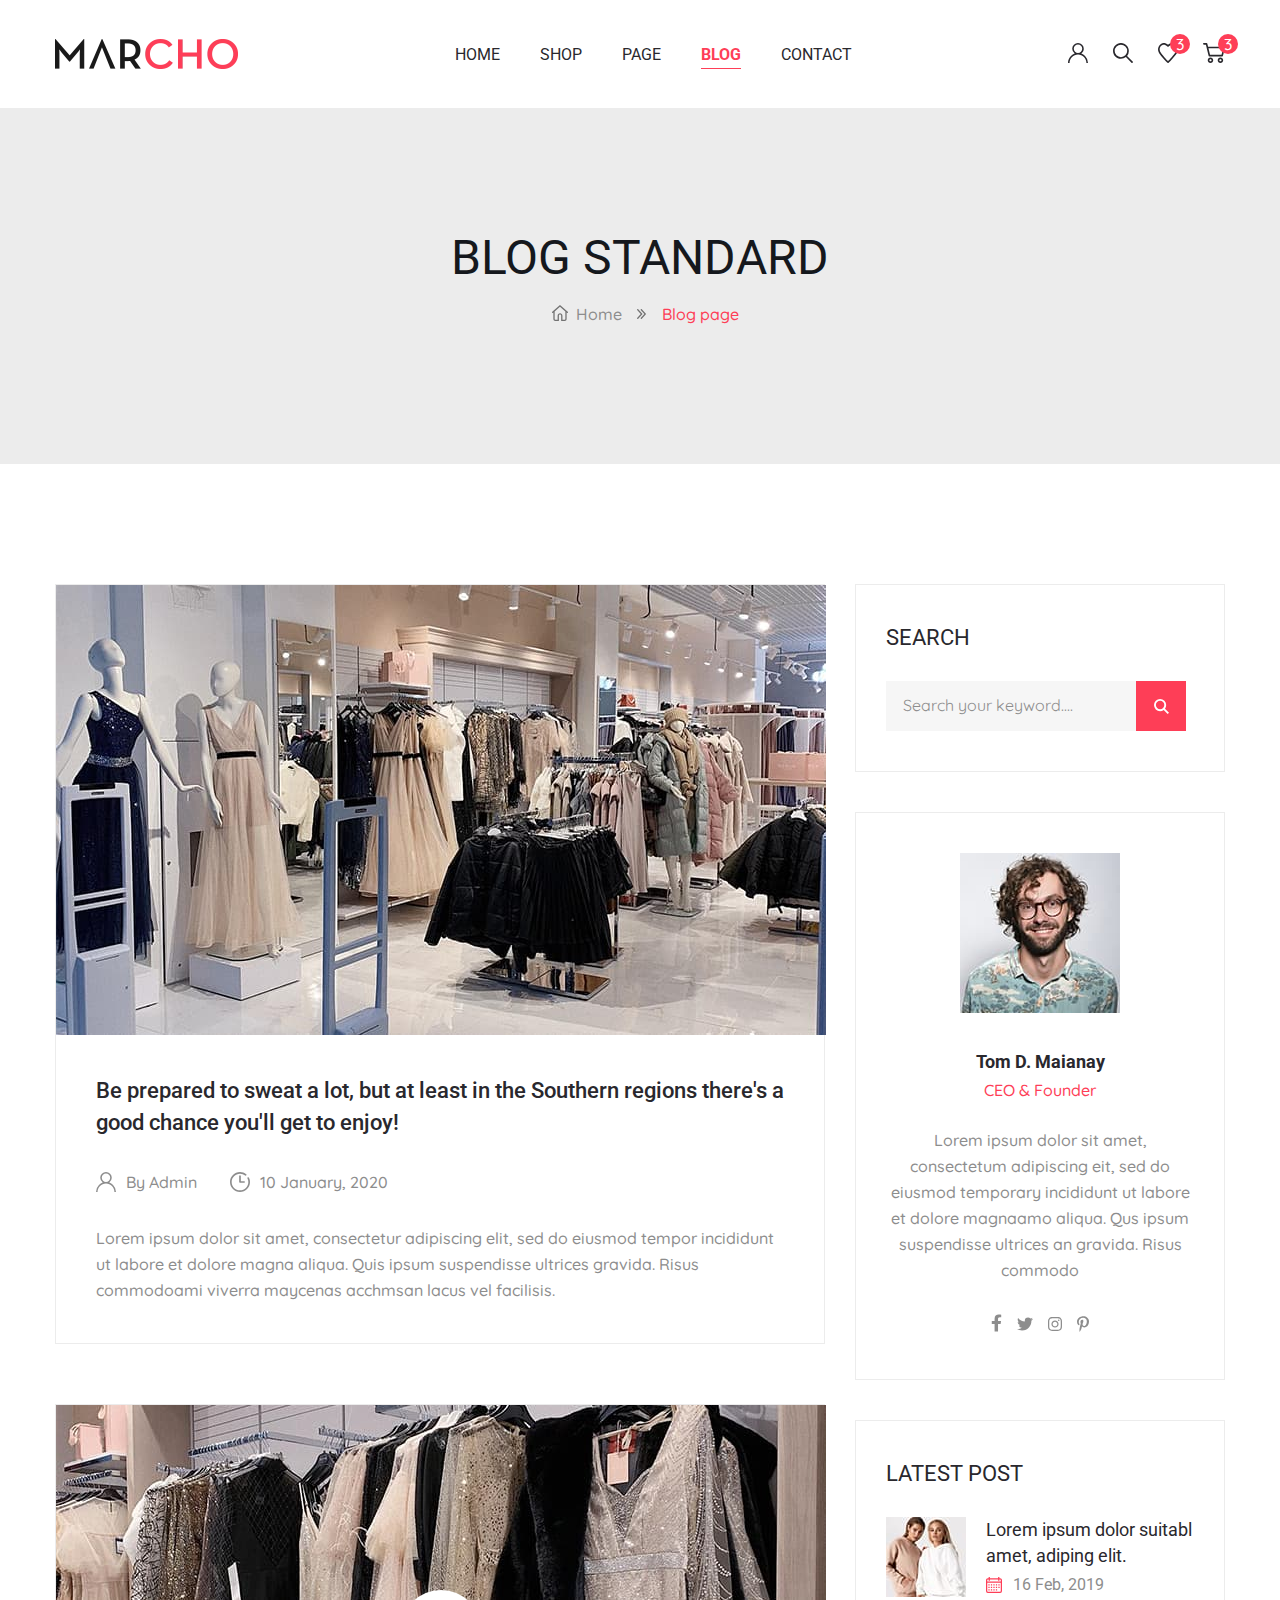
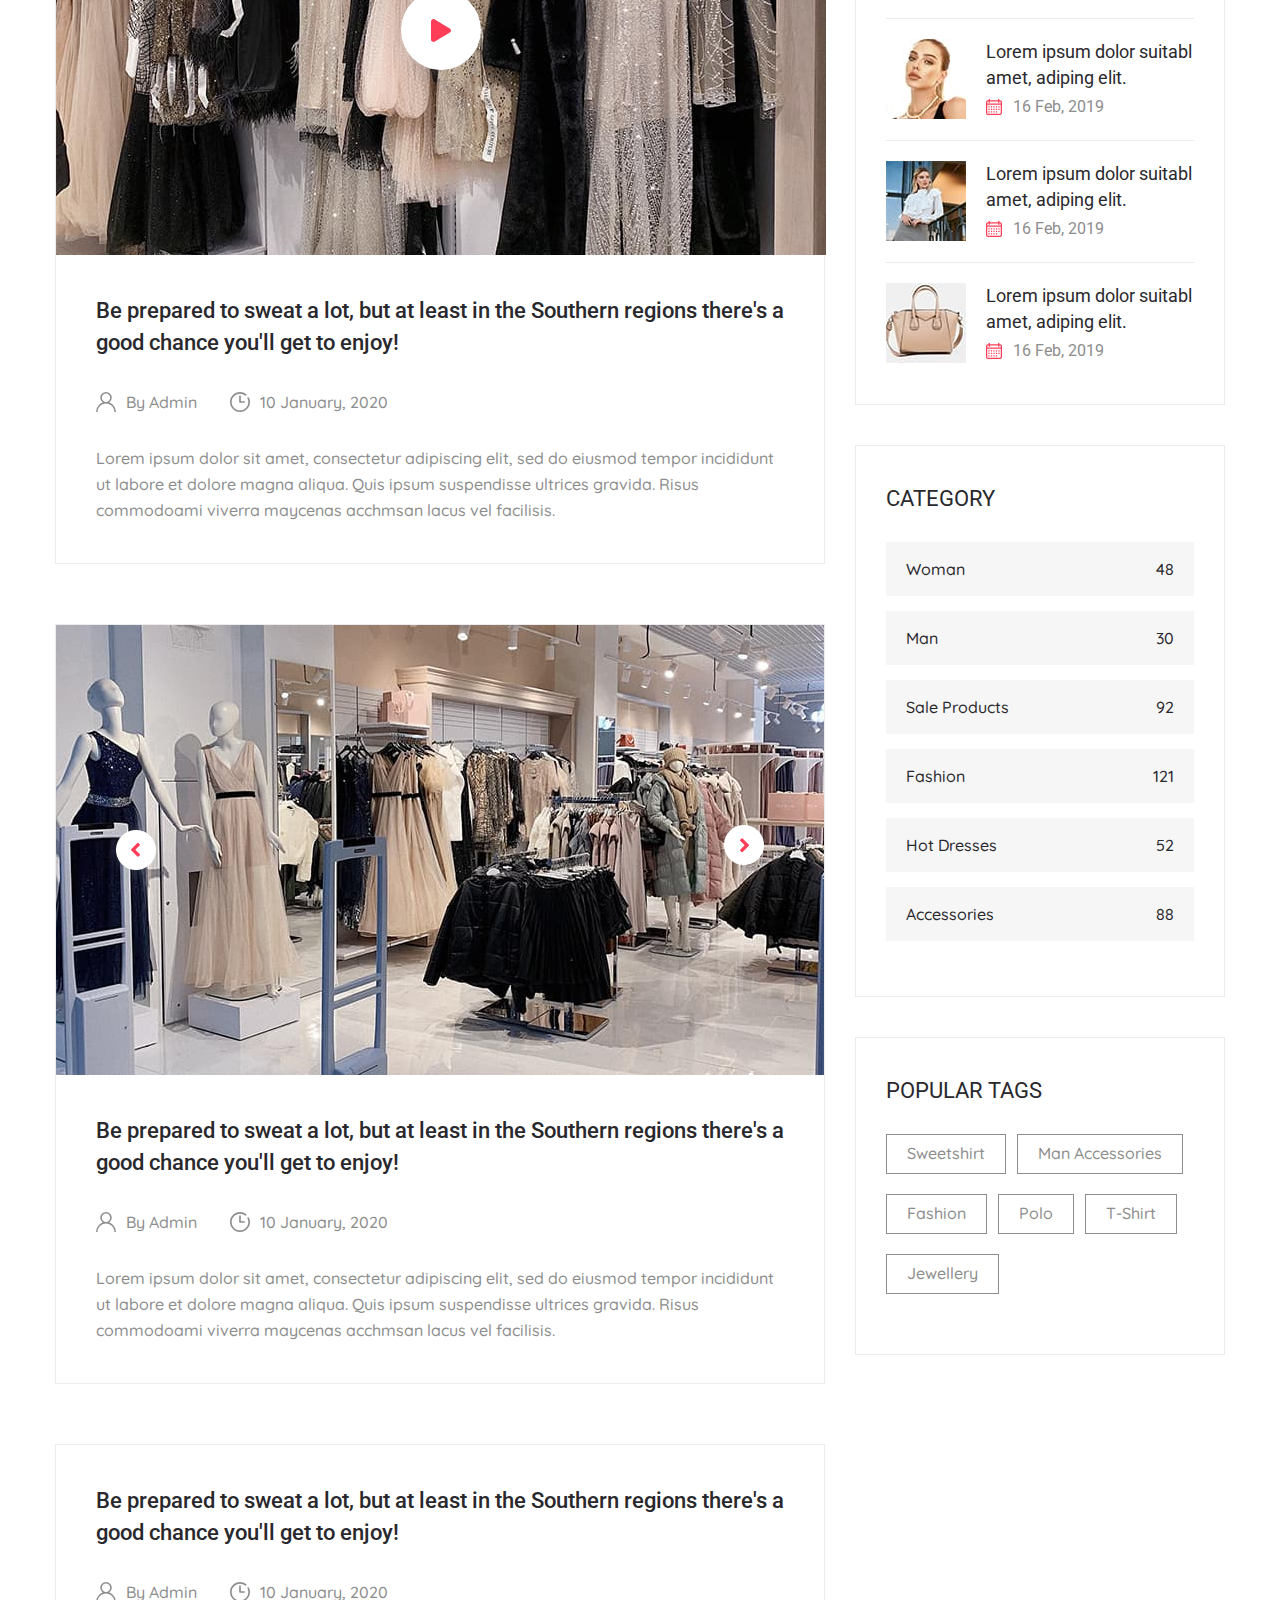
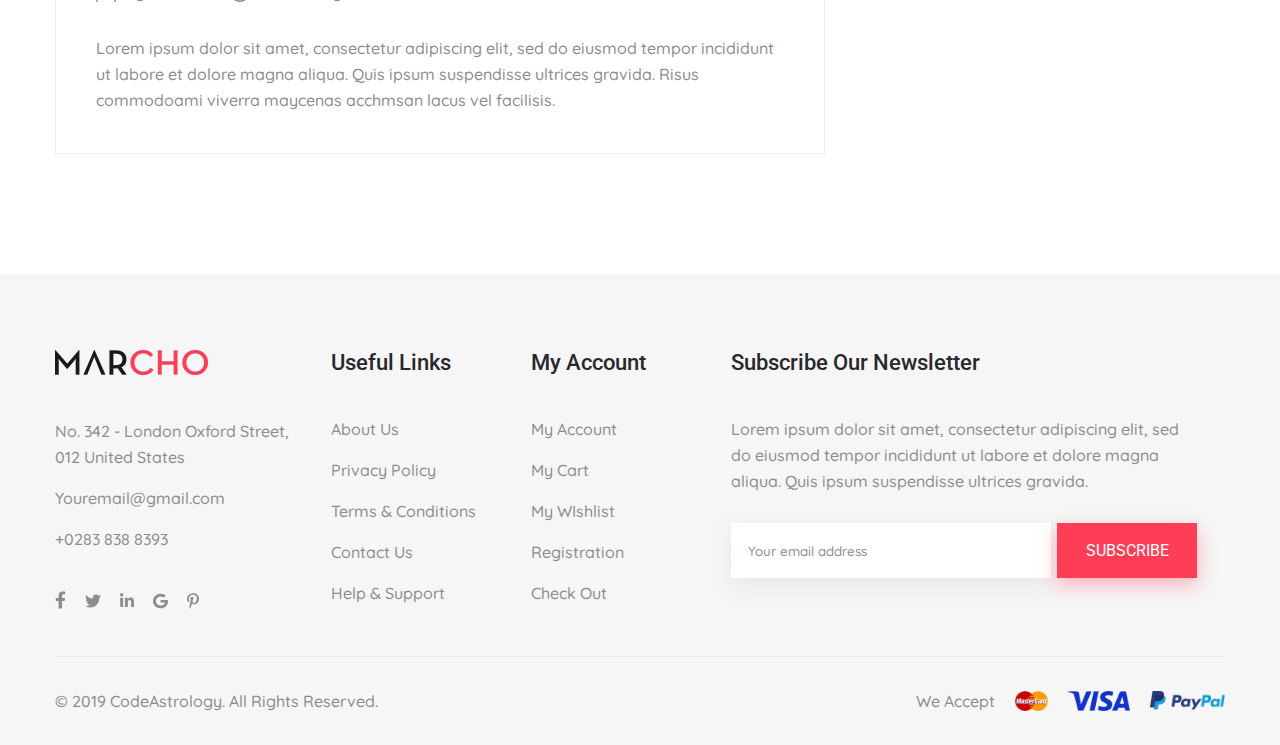
<file: blog.html>
<!DOCTYPE html>
<html lang="en">
  <head>
    <meta charset="UTF-8" />
    <meta http-equiv="X-UA-Compatible" content="IE=edge" />
    <meta name="viewport" content="width=device-width, initial-scale=1.0" />
    <title>Marcho</title>
    <link rel="stylesheet" href="assets/css/style.min.css" />
    <script src="./assets/js/main.min.js" defer></script>
  </head>
  <body>
    <div class="wrapper">
      <header class="header">
        <div class="container">
          <div class="header__inner">
            <a class="header__logo-link" href="./index.html">
              <img class="header__logo" src="./assets/img/logo.webp" alt="logo" />
            </a>
            <div class="hamburger-menu">
              <input class="hamburger-menu__toggle" id="hamburger-menu__toggle" type="checkbox" />
              <label class="hamburger-menu__btn" for="hamburger-menu__toggle">
                <span></span>
              </label>

              <nav class="header__nav">
                <ul class="header__list">
                  <li class="header__list-item">
                    <a class="header__list-link" href="./index.html">HOME</a>
                  </li>
                  <li class="header__list-item">
                    <a class="header__list-link" href="./shop-page.html">SHOP</a>
                  </li>
                  <li class="header__list-item">
                    <a class="header__list-link" href="./404-error.html">PAGE</a>
                  </li>
                  <li class="header__list-item">
                    <a class="header__list-link header__list-link--active" href="./blog.html">BLOG</a>
                  </li>
                  <li class="header__list-item">
                    <a class="header__list-link" href="./contact.html">CONTACT</a>
                  </li>
                </ul>
              </nav>
            </div>
            <div class="header__menu">
              <div class="header__menu-item">
                <a class="header__menu-link" href="./register.html"
                  ><svg xmlns="http://www.w3.org/2000/svg" width="20" height="20" viewBox="0 0 20 20">
                    <g>
                      <g>
                        <path
                          fill="#29282d"
                          d="M20 19.998h-1.563c0-4.652-3.785-8.436-8.437-8.436-4.653 0-8.438 3.784-8.438 8.436H0c0-2.67 1.04-5.181 2.929-7.07a9.958 9.958 0 0 1 3.8-2.384 5.779 5.779 0 0 1-2.51-4.764A5.788 5.788 0 0 1 9.999 0a5.788 5.788 0 0 1 5.782 5.781c0 1.975-.995 3.72-2.51 4.764a9.958 9.958 0 0 1 3.8 2.384A9.935 9.935 0 0 1 20 19.998zm-10-10a4.224 4.224 0 0 0 4.219-4.218 4.223 4.223 0 0 0-4.22-4.219 4.223 4.223 0 0 0-4.218 4.22A4.224 4.224 0 0 0 10 9.998z"
                        />
                      </g>
                    </g>
                  </svg>
                </a>
              </div>
              <div class="header__menu-item">
                <a class="header__menu-link" href=""
                  ><svg xmlns="http://www.w3.org/2000/svg" width="20" height="20" viewBox="0 0 20 20">
                    <g>
                      <g>
                        <path
                          fill="#29282d"
                          d="M19.892 19.286l-.59.589a.416.416 0 0 1-.588 0l-5.81-5.81A7.879 7.879 0 0 1 7.93 15.83c-4.366 0-7.917-3.552-7.917-7.916 0-4.366 3.551-7.917 7.917-7.917 4.365 0 7.916 3.55 7.916 7.917a7.878 7.878 0 0 1-1.765 4.973l5.81 5.81a.416.416 0 0 1 0 .589zM14.181 7.914a6.257 6.257 0 0 0-6.25-6.25 6.257 6.257 0 0 0-6.25 6.25 6.256 6.256 0 0 0 6.25 6.25 6.257 6.257 0 0 0 6.25-6.25z"
                        />
                      </g>
                    </g>
                  </svg>
                </a>
              </div>
              <div class="header__menu-item">
                <a class="header__menu-link" href="#"
                  ><svg xmlns="http://www.w3.org/2000/svg" width="20" height="20" viewBox="0 0 20 20">
                    <g>
                      <g>
                        <path
                          fill="#29282d"
                          d="M17.777 11.803a228.502 228.502 0 0 1-4.216 4.966c-2.682 3.056-3.065 3.225-3.449 3.225h-.17c-.383 0-.809-.169-3.492-3.183-1.405-1.57-3.108-3.565-4.215-4.965C-.235 8.748-.192 6.2.276 4.63.957 2.254 2.959.81 4.449.26c1.703-.553 3.747 0 5.578 1.57C11.858.217 13.902-.378 15.605.217c1.49.508 3.492 1.951 4.173 4.37.469 1.57.469 4.118-2.001 7.215zm.426-6.706c-.511-1.782-2.002-2.843-3.109-3.268-1.234-.424-2.895.213-4.428 1.655-.043.086-.128.128-.213.17a.846.846 0 0 1-1.065-.126C7.856 2.042 6.195 1.405 4.96 1.873c-1.107.381-2.598 1.442-3.108 3.224-.511 1.74.085 3.693 1.703 5.687 1.959 2.462 5.322 6.324 6.472 7.386 1.15-1.062 4.514-4.924 6.473-7.386 1.618-1.994 2.214-3.989 1.703-5.686z"
                        />
                      </g>
                    </g>
                  </svg>
                </a>
                <div class="header__menu-num">3</div>
              </div>
              <div class="header__menu-item">
                <a class="header__menu-link" href="#"
                  ><svg xmlns="http://www.w3.org/2000/svg" width="22" height="20" viewBox="0 0 22 20">
                    <g>
                      <g>
                        <path
                          fill="#29282d"
                          d="M17.436 19.997c-1.513 0-2.744-1.221-2.744-2.724 0-1.502 1.23-2.725 2.744-2.725 1.513 0 2.743 1.223 2.743 2.725 0 1.503-1.23 2.724-2.743 2.724zm0-3.814c-.606 0-1.098.49-1.098 1.09 0 .6.492 1.09 1.098 1.09.605 0 1.097-.49 1.097-1.09 0-.6-.492-1.09-1.097-1.09zm1.756-2.806H6.379a.822.822 0 0 1-.8-.628L2.902 1.634H.837A.82.82 0 0 1 .014.817a.82.82 0 0 1 .823-.818h2.716c.38 0 .712.26.8.628l.741 3.077h16.1c.254 0 .493.116.649.314a.815.815 0 0 1 .15.7l-2.002 8.038a.822.822 0 0 1-.8.62zM7.029 11.742h11.519l1.595-6.402H5.488zm.447 8.255c-1.513 0-2.743-1.221-2.743-2.724 0-1.502 1.23-2.725 2.743-2.725s2.744 1.223 2.744 2.725c0 1.503-1.23 2.724-2.744 2.724zm0-3.814c-.605 0-1.097.49-1.097 1.09 0 .6.492 1.09 1.097 1.09.606 0 1.098-.49 1.098-1.09 0-.6-.492-1.09-1.098-1.09z"
                        />
                      </g>
                    </g>
                  </svg>
                </a>
                <div class="header__menu-num">3</div>
              </div>
            </div>
          </div>
        </div>
      </header>
      <main class="main">
        <section class="breadcrumbs">
          <div class="breadcrumbs__container">
            <div class="container">
              <h3 class="breadcrumbs__title">BLOG STANDARD</h3>
              <div class="breadcrumbs__list">
                <a class="breadcrumbs__item" href="./index.html">Home</a>
                <a class="breadcrumbs__item" href="">Blog page</a>
              </div>
            </div>
          </div>
        </section>
        <div class="blogs">
          <div class="container">
            <div class="blogs__inner">
              <section class="blogs__content">
                <div class="blogs__content-item content-item">
                  <div class="content-item__img-box">
                    <img class="content-item__img" src="./assets/img/blogs/1.jpg" alt="" />
                  </div>
                  <div class="content-item__box">
                    <a class="content-item__link" href="./blog-detail.html"
                      >Be prepared to sweat a lot, but at least in the Southern regions there's a good chance you'll get to enjoy!</a
                    >
                    <div class="content-item__info">
                      <div class="content-item__profile">
                        <svg xmlns="http://www.w3.org/2000/svg" width="20" height="20" viewBox="0 0 20 20">
                          <g>
                            <g>
                              <path
                                fill="#8d8d8d"
                                d="M20 19.999h-1.563c0-4.652-3.785-8.437-8.437-8.437-4.653 0-8.438 3.785-8.438 8.437H0a9.933 9.933 0 0 1 2.929-7.07 9.954 9.954 0 0 1 3.8-2.384 5.78 5.78 0 0 1-2.51-4.765A5.788 5.788 0 0 1 9.999 0a5.788 5.788 0 0 1 5.782 5.781 5.78 5.78 0 0 1-2.51 4.765 9.953 9.953 0 0 1 3.8 2.383A9.933 9.933 0 0 1 20 19.998zm-10-10a4.224 4.224 0 0 0 4.219-4.219 4.223 4.223 0 0 0-4.22-4.218A4.223 4.223 0 0 0 5.782 5.78 4.224 4.224 0 0 0 10 10z"
                              />
                            </g>
                          </g>
                        </svg>
                        <p class="content-item__text">By Admin</p>
                      </div>
                      <div class="content-item__date">
                        <svg xmlns="http://www.w3.org/2000/svg" width="20" height="20" viewBox="0 0 20 20">
                          <g>
                            <g>
                              <path
                                fill="#8d8d8d"
                                d="M17.895 5.261a.833.833 0 0 1 1.113.387A9.9 9.9 0 0 1 20 10c0 5.514-4.486 10-10 10s-10-4.486-10-10S4.486 0 10 0c2.252 0 4.458.767 6.21 2.16a.832.832 0 1 1-1.037 1.304A8.235 8.235 0 0 0 10 1.666c-4.595 0-8.333 3.738-8.333 8.333 0 4.595 3.738 8.333 8.333 8.333 4.595 0 8.333-3.738 8.333-8.333a8.245 8.245 0 0 0-.825-3.624.833.833 0 0 1 .387-1.114zM10 3.331c.46 0 .833.375.833.835v5h3.334a.834.834 0 0 1 0 1.666H10A.834.834 0 0 1 9.167 10V4.166c0-.46.373-.834.833-.834z"
                              />
                            </g>
                          </g>
                        </svg>
                        <p class="content-item__text">10 January, 2020</p>
                      </div>
                    </div>
                    <p class="content-item__text">
                      Lorem ipsum dolor sit amet, consectetur adipiscing elit, sed do eiusmod tempor incididunt ut labore et dolore magna
                      aliqua. Quis ipsum suspendisse ultrices gravida. Risus commodoami viverra maycenas acchmsan lacus vel facilisis.
                    </p>
                  </div>
                </div>
                <div class="blogs__content-item content-item">
                  <div class="content-item__img-box">
                    <img class="content-item__img" src="./assets/img/blogs/2.jpg" alt="" />
                    <button class="content-item__btn" data-video-id="5eZOOEkrf6Q">
                      <svg
                        xmlns="http://www.w3.org/2000/svg"
                        xmlns:xlink="http://www.w3.org/1999/xlink"
                        width="20px"
                        height="27px"
                        viewBox="0 0 20 26"
                        version="1.1"
                      >
                        <g id="surface1">
                          <path
                            style="stroke: none; fill-rule: nonzero; fill-opacity: 1"
                            d="M 3.800781 1.980469 C 3.03125 1.519531 2.0625 1.503906 1.277344 1.933594 C 0.488281 2.367188 0 3.179688 0 4.0625 L 0 21.9375 C 0 22.820312 0.488281 23.632812 1.277344 24.066406 C 2.0625 24.496094 3.03125 24.476562 3.800781 24.019531 L 18.800781 15.082031 C 19.546875 14.640625 20 13.851562 20 13 C 20 12.148438 19.546875 11.363281 18.800781 10.917969 Z M 3.800781 1.980469 "
                            fill="#fe3e57"
                          />
                        </g>
                      </svg>
                    </button>
                  </div>
                  <div class="content-item__box">
                    <a class="content-item__link" href="./blog-detail.html"
                      >Be prepared to sweat a lot, but at least in the Southern regions there's a good chance you'll get to enjoy!</a
                    >
                    <div class="content-item__info">
                      <div class="content-item__profile">
                        <svg xmlns="http://www.w3.org/2000/svg" width="20" height="20" viewBox="0 0 20 20">
                          <g>
                            <g>
                              <path
                                fill="#8d8d8d"
                                d="M20 19.999h-1.563c0-4.652-3.785-8.437-8.437-8.437-4.653 0-8.438 3.785-8.438 8.437H0a9.933 9.933 0 0 1 2.929-7.07 9.954 9.954 0 0 1 3.8-2.384 5.78 5.78 0 0 1-2.51-4.765A5.788 5.788 0 0 1 9.999 0a5.788 5.788 0 0 1 5.782 5.781 5.78 5.78 0 0 1-2.51 4.765 9.953 9.953 0 0 1 3.8 2.383A9.933 9.933 0 0 1 20 19.998zm-10-10a4.224 4.224 0 0 0 4.219-4.219 4.223 4.223 0 0 0-4.22-4.218A4.223 4.223 0 0 0 5.782 5.78 4.224 4.224 0 0 0 10 10z"
                              />
                            </g>
                          </g>
                        </svg>
                        <p class="content-item__text">By Admin</p>
                      </div>
                      <div class="content-item__date">
                        <svg xmlns="http://www.w3.org/2000/svg" width="20" height="20" viewBox="0 0 20 20">
                          <g>
                            <g>
                              <path
                                fill="#8d8d8d"
                                d="M17.895 5.261a.833.833 0 0 1 1.113.387A9.9 9.9 0 0 1 20 10c0 5.514-4.486 10-10 10s-10-4.486-10-10S4.486 0 10 0c2.252 0 4.458.767 6.21 2.16a.832.832 0 1 1-1.037 1.304A8.235 8.235 0 0 0 10 1.666c-4.595 0-8.333 3.738-8.333 8.333 0 4.595 3.738 8.333 8.333 8.333 4.595 0 8.333-3.738 8.333-8.333a8.245 8.245 0 0 0-.825-3.624.833.833 0 0 1 .387-1.114zM10 3.331c.46 0 .833.375.833.835v5h3.334a.834.834 0 0 1 0 1.666H10A.834.834 0 0 1 9.167 10V4.166c0-.46.373-.834.833-.834z"
                              />
                            </g>
                          </g>
                        </svg>
                        <p class="content-item__text">10 January, 2020</p>
                      </div>
                    </div>
                    <p class="content-item__text">
                      Lorem ipsum dolor sit amet, consectetur adipiscing elit, sed do eiusmod tempor incididunt ut labore et dolore magna
                      aliqua. Quis ipsum suspendisse ultrices gravida. Risus commodoami viverra maycenas acchmsan lacus vel facilisis.
                    </p>
                  </div>
                </div>
                <div class="blogs__content-item content-item">
                  <div class="content-item__img-box content-item__img--slider">
                    <img class="content-item__img" src="./assets/img/blogs/1.jpg" alt="" />
                    <img class="content-item__img" src="./assets/img/blogs/2.jpg" alt="" />
                    <img class="content-item__img" src="./assets/img/blogs/3.jpg" alt="" />
                  </div>
                  <div class="content-item__box">
                    <a class="content-item__link" href="./blog-detail.html"
                      >Be prepared to sweat a lot, but at least in the Southern regions there's a good chance you'll get to enjoy!</a
                    >
                    <div class="content-item__info">
                      <div class="content-item__profile">
                        <svg xmlns="http://www.w3.org/2000/svg" width="20" height="20" viewBox="0 0 20 20">
                          <g>
                            <g>
                              <path
                                fill="#8d8d8d"
                                d="M20 19.999h-1.563c0-4.652-3.785-8.437-8.437-8.437-4.653 0-8.438 3.785-8.438 8.437H0a9.933 9.933 0 0 1 2.929-7.07 9.954 9.954 0 0 1 3.8-2.384 5.78 5.78 0 0 1-2.51-4.765A5.788 5.788 0 0 1 9.999 0a5.788 5.788 0 0 1 5.782 5.781 5.78 5.78 0 0 1-2.51 4.765 9.953 9.953 0 0 1 3.8 2.383A9.933 9.933 0 0 1 20 19.998zm-10-10a4.224 4.224 0 0 0 4.219-4.219 4.223 4.223 0 0 0-4.22-4.218A4.223 4.223 0 0 0 5.782 5.78 4.224 4.224 0 0 0 10 10z"
                              />
                            </g>
                          </g>
                        </svg>
                        <p class="content-item__text">By Admin</p>
                      </div>
                      <div class="content-item__date">
                        <svg xmlns="http://www.w3.org/2000/svg" width="20" height="20" viewBox="0 0 20 20">
                          <g>
                            <g>
                              <path
                                fill="#8d8d8d"
                                d="M17.895 5.261a.833.833 0 0 1 1.113.387A9.9 9.9 0 0 1 20 10c0 5.514-4.486 10-10 10s-10-4.486-10-10S4.486 0 10 0c2.252 0 4.458.767 6.21 2.16a.832.832 0 1 1-1.037 1.304A8.235 8.235 0 0 0 10 1.666c-4.595 0-8.333 3.738-8.333 8.333 0 4.595 3.738 8.333 8.333 8.333 4.595 0 8.333-3.738 8.333-8.333a8.245 8.245 0 0 0-.825-3.624.833.833 0 0 1 .387-1.114zM10 3.331c.46 0 .833.375.833.835v5h3.334a.834.834 0 0 1 0 1.666H10A.834.834 0 0 1 9.167 10V4.166c0-.46.373-.834.833-.834z"
                              />
                            </g>
                          </g>
                        </svg>
                        <p class="content-item__text">10 January, 2020</p>
                      </div>
                    </div>
                    <p class="content-item__text">
                      Lorem ipsum dolor sit amet, consectetur adipiscing elit, sed do eiusmod tempor incididunt ut labore et dolore magna
                      aliqua. Quis ipsum suspendisse ultrices gravida. Risus commodoami viverra maycenas acchmsan lacus vel facilisis.
                    </p>
                  </div>
                </div>
                <div class="blogs__content-item content-item">
                  <div class="content-item__img-box"></div>
                  <div class="content-item__box">
                    <a class="content-item__link" href="./blog-detail.html"
                      >Be prepared to sweat a lot, but at least in the Southern regions there's a good chance you'll get to enjoy!</a
                    >
                    <div class="content-item__info">
                      <div class="content-item__profile">
                        <svg xmlns="http://www.w3.org/2000/svg" width="20" height="20" viewBox="0 0 20 20">
                          <g>
                            <g>
                              <path
                                fill="#8d8d8d"
                                d="M20 19.999h-1.563c0-4.652-3.785-8.437-8.437-8.437-4.653 0-8.438 3.785-8.438 8.437H0a9.933 9.933 0 0 1 2.929-7.07 9.954 9.954 0 0 1 3.8-2.384 5.78 5.78 0 0 1-2.51-4.765A5.788 5.788 0 0 1 9.999 0a5.788 5.788 0 0 1 5.782 5.781 5.78 5.78 0 0 1-2.51 4.765 9.953 9.953 0 0 1 3.8 2.383A9.933 9.933 0 0 1 20 19.998zm-10-10a4.224 4.224 0 0 0 4.219-4.219 4.223 4.223 0 0 0-4.22-4.218A4.223 4.223 0 0 0 5.782 5.78 4.224 4.224 0 0 0 10 10z"
                              />
                            </g>
                          </g>
                        </svg>
                        <p class="content-item__text">By Admin</p>
                      </div>
                      <div class="content-item__date">
                        <svg xmlns="http://www.w3.org/2000/svg" width="20" height="20" viewBox="0 0 20 20">
                          <g>
                            <g>
                              <path
                                fill="#8d8d8d"
                                d="M17.895 5.261a.833.833 0 0 1 1.113.387A9.9 9.9 0 0 1 20 10c0 5.514-4.486 10-10 10s-10-4.486-10-10S4.486 0 10 0c2.252 0 4.458.767 6.21 2.16a.832.832 0 1 1-1.037 1.304A8.235 8.235 0 0 0 10 1.666c-4.595 0-8.333 3.738-8.333 8.333 0 4.595 3.738 8.333 8.333 8.333 4.595 0 8.333-3.738 8.333-8.333a8.245 8.245 0 0 0-.825-3.624.833.833 0 0 1 .387-1.114zM10 3.331c.46 0 .833.375.833.835v5h3.334a.834.834 0 0 1 0 1.666H10A.834.834 0 0 1 9.167 10V4.166c0-.46.373-.834.833-.834z"
                              />
                            </g>
                          </g>
                        </svg>
                        <p class="content-item__text">10 January, 2020</p>
                      </div>
                    </div>
                    <p class="content-item__text">
                      Lorem ipsum dolor sit amet, consectetur adipiscing elit, sed do eiusmod tempor incididunt ut labore et dolore magna
                      aliqua. Quis ipsum suspendisse ultrices gravida. Risus commodoami viverra maycenas acchmsan lacus vel facilisis.
                    </p>
                  </div>
                </div>
              </section>
              <aside class="blogs__sidebar sidebar">
                <div class="sidebar__item sidebar__search">
                  <h4 class="sidebar__title">Search</h4>
                  <form class="sidebar__search-form" action="">
                    <input class="sidebar__search-input" type="text" placeholder="Search your keyword...." />
                    <input class="sidebar__search-btn" type="button" />
                  </form>
                </div>
                <div class="sidebar__item sidebar__item-author">
                  <img class="sidebar__img" src="./assets/img/sidebar/christian.jpg" alt="" />
                  <h4 class="sidebar__name">Tom D. Maianay</h4>
                  <p class="sidebar__designation">CEO & Founder</p>
                  <p class="sidebar__text">
                    Lorem ipsum dolor sit amet, consectetum adipiscing eit, sed do eiusmod temporary incididunt ut labore et dolore magnaamo
                    aliqua. Qus ipsum suspendisse ultrices an gravida. Risus commodo
                  </p>
                  <div class="sidebar__social-box">
                    <a class="sidebar__social" href="https://rkn.gov.ru/images/news/image34253.jpg">
                      <svg xmlns="http://www.w3.org/2000/svg" width="11" height="18" viewBox="0 0 11 17">
                        <path
                          d="M9.594 9.563l.492-3.079H7.027V4.488c0-.84.426-1.66 1.797-1.66h1.39V.207S8.955 0 7.747 0c-2.516 0-4.16 1.473-4.16 4.14v2.344h-2.8v3.079h2.8V17h3.441V9.562zm0 0"
                          fill="#8d8d8d"
                        />
                      </svg>
                    </a>
                    <a class="sidebar__social" href="https://rkn.gov.ru/images/news/image34253.jpg">
                      <svg xmlns="http://www.w3.org/2000/svg" width="16" height="16">
                        <path
                          d="M14.355 4.742c.012.14.012.285.012.426 0 4.336-3.3 9.328-9.332 9.328A9.266 9.266 0 0 1 0 13.027c.266.028.52.04.793.04 1.531 0 2.941-.52 4.07-1.403a3.286 3.286 0 0 1-3.066-2.273c.203.03.406.05.621.05.293 0 .586-.039.86-.113a3.278 3.278 0 0 1-2.63-3.215V6.07c.438.246.946.399 1.485.418a3.278 3.278 0 0 1-1.461-2.73c0-.61.16-1.168.445-1.656a9.315 9.315 0 0 0 6.762 3.43 3.676 3.676 0 0 1-.082-.75 3.277 3.277 0 0 1 3.277-3.278c.946 0 1.797.394 2.399 1.035a6.554 6.554 0 0 0 2.082-.793 3.285 3.285 0 0 1-1.442 1.809A6.67 6.67 0 0 0 16 3.047a7.059 7.059 0 0 1-1.645 1.695zm0 0"
                          fill="#8d8d8d"
                        />
                      </svg>
                    </a>
                    <a class="sidebar__social" href="https://rkn.gov.ru/images/news/image34253.jpg">
                      <svg
                        xmlns="http://www.w3.org/2000/svg"
                        xmlns:xlink="http://www.w3.org/1999/xlink"
                        width="14px"
                        height="16px"
                        viewBox="0 0 14 16"
                        version="1.1"
                      >
                        <g id="surface1">
                          <path
                            style="stroke: none; fill-rule: nonzero; fill-opacity: 1"
                            d="M 7.003906 4.40625 C 5.015625 4.40625 3.414062 6.007812 3.414062 7.996094 C 3.414062 9.984375 5.015625 11.585938 7.003906 11.585938 C 8.992188 11.585938 10.59375 9.984375 10.59375 7.996094 C 10.59375 6.007812 8.992188 4.40625 7.003906 4.40625 Z M 7.003906 10.332031 C 5.71875 10.332031 4.667969 9.285156 4.667969 7.996094 C 4.667969 6.710938 5.714844 5.664062 7.003906 5.664062 C 8.289062 5.664062 9.335938 6.710938 9.335938 7.996094 C 9.335938 9.285156 8.289062 10.332031 7.003906 10.332031 Z M 11.578125 4.257812 C 11.578125 4.726562 11.203125 5.097656 10.742188 5.097656 C 10.273438 5.097656 9.902344 4.722656 9.902344 4.257812 C 9.902344 3.796875 10.277344 3.421875 10.742188 3.421875 C 11.203125 3.421875 11.578125 3.796875 11.578125 4.257812 Z M 13.957031 5.109375 C 13.902344 3.988281 13.648438 2.992188 12.824219 2.175781 C 12.007812 1.355469 11.011719 1.101562 9.890625 1.042969 C 8.734375 0.976562 5.269531 0.976562 4.113281 1.042969 C 2.992188 1.097656 2 1.351562 1.179688 2.171875 C 0.355469 2.992188 0.101562 3.984375 0.046875 5.105469 C -0.0195312 6.261719 -0.0195312 9.726562 0.046875 10.882812 C 0.101562 12.007812 0.355469 13 1.179688 13.820312 C 2 14.636719 2.992188 14.894531 4.113281 14.949219 C 5.269531 15.015625 8.734375 15.015625 9.890625 14.949219 C 11.011719 14.898438 12.007812 14.640625 12.824219 13.820312 C 13.644531 13 13.898438 12.007812 13.957031 10.882812 C 14.023438 9.726562 14.023438 6.265625 13.957031 5.109375 Z M 12.460938 12.125 C 12.21875 12.738281 11.746094 13.210938 11.132812 13.457031 C 10.210938 13.820312 8.023438 13.738281 7.003906 13.738281 C 5.984375 13.738281 3.792969 13.820312 2.875 13.457031 C 2.261719 13.210938 1.789062 12.742188 1.542969 12.125 C 1.179688 11.203125 1.261719 9.015625 1.261719 7.996094 C 1.261719 6.976562 1.179688 4.789062 1.542969 3.867188 C 1.789062 3.257812 2.257812 2.785156 2.875 2.539062 C 3.796875 2.171875 5.984375 2.257812 7.003906 2.257812 C 8.023438 2.257812 10.210938 2.175781 11.132812 2.539062 C 11.742188 2.78125 12.214844 3.253906 12.460938 3.867188 C 12.828125 4.789062 12.742188 6.976562 12.742188 7.996094 C 12.742188 9.015625 12.828125 11.207031 12.460938 12.125 Z M 12.460938 12.125 "
                            fill="#8d8d8d"
                          />
                        </g>
                      </svg>
                    </a>
                    <a class="sidebar__social" href="https://rkn.gov.ru/images/news/image34253.jpg">
                      <svg xmlns="http://www.w3.org/2000/svg" width="12" height="16">
                        <path
                          d="M6.375.203C3.168.203 0 2.34 0 5.801 0 8 1.238 9.25 1.988 9.25c.309 0 .489-.863.489-1.105 0-.293-.743-.91-.743-2.122 0-2.511 1.914-4.293 4.387-4.293 2.129 0 3.703 1.211 3.703 3.434 0 1.656-.664 4.77-2.82 4.77-.777 0-1.445-.563-1.445-1.368 0-1.183.824-2.324.824-3.543 0-2.07-2.934-1.695-2.934.805 0 .524.067 1.106.301 1.586-.43 1.856-1.313 4.621-1.313 6.531 0 .594.086 1.172.141 1.766.106.117.055.105.215.047 1.574-2.156 1.52-2.578 2.23-5.403.387.73 1.38 1.125 2.168 1.125C10.508 11.48 12 8.246 12 5.332 12 2.227 9.32.203 6.375.203zm0 0"
                          fill="#8d8d8d"
                        />
                      </svg>
                    </a>
                  </div>
                </div>
                <div class="sidebar__item sidebar__latest-post">
                  <h4 class="sidebar__title">Latest Post</h4>
                  <div class="sidebar__post-box">
                    <div class="sidebar__post">
                      <img class="sidebar__post-img" src="./assets/img/sidebar/1.jpg" alt="" />
                      <div class="sidebar__post-content">
                        <p class="sidebar__post-text">Lorem ipsum dolor suitabl amet, adiping elit.</p>
                        <div class="sidebar__post-date">
                          <svg xmlns="http://www.w3.org/2000/svg" width="16" height="16" viewBox="0 0 16 16">
                            <g>
                              <g>
                                <path
                                  fill="#fe3e57"
                                  d="M16 3.124v11A1.877 1.877 0 0 1 14.125 16H1.875A1.877 1.877 0 0 1 0 14.124v-11C0 2.09.84 1.25 1.875 1.25h.75V0h1.25v1.25h8.25V0h1.25v1.25h.75C15.159 1.25 16 2.09 16 3.124zm-14.75 0v1.5h13.5v-1.5a.626.626 0 0 0-.625-.625h-.75v1.25h-1.25V2.5h-8.25v1.25h-1.25V2.5h-.75a.626.626 0 0 0-.625.625zm13.5 11v-8.25H1.25v8.25c0 .345.28.625.625.625h12.25c.345 0 .625-.28.625-.625zM2.375 7.187h1.25v1.25h-1.25zm2.5 0h1.25v1.25h-1.25zm2.5 0h1.25v1.25h-1.25zm2.5 0h1.25v1.25h-1.25zm2.5 0h1.25v1.25h-1.25zm-10 2.5h1.25v1.25h-1.25zm2.5 0h1.25v1.25h-1.25zm2.5 0h1.25v1.25h-1.25zm2.5 0h1.25v1.25h-1.25zm-7.5 2.5h1.25v1.25h-1.25zm2.5 0h1.25v1.25h-1.25zm2.5 0h1.25v1.25h-1.25zm2.5 0h1.25v1.25h-1.25zm2.5-2.5h1.25v1.25h-1.25z"
                                />
                              </g>
                            </g>
                          </svg>
                          <span>16 Feb, 2019</span>
                        </div>
                      </div>
                    </div>
                    <div class="sidebar__post">
                      <img class="sidebar__post-img" src="./assets/img/sidebar/2.jpg" alt="" />
                      <div class="sidebar__post-content">
                        <p class="sidebar__post-text">Lorem ipsum dolor suitabl amet, adiping elit.</p>
                        <div class="sidebar__post-date">
                          <svg xmlns="http://www.w3.org/2000/svg" width="16" height="16" viewBox="0 0 16 16">
                            <g>
                              <g>
                                <path
                                  fill="#fe3e57"
                                  d="M16 3.124v11A1.877 1.877 0 0 1 14.125 16H1.875A1.877 1.877 0 0 1 0 14.124v-11C0 2.09.84 1.25 1.875 1.25h.75V0h1.25v1.25h8.25V0h1.25v1.25h.75C15.159 1.25 16 2.09 16 3.124zm-14.75 0v1.5h13.5v-1.5a.626.626 0 0 0-.625-.625h-.75v1.25h-1.25V2.5h-8.25v1.25h-1.25V2.5h-.75a.626.626 0 0 0-.625.625zm13.5 11v-8.25H1.25v8.25c0 .345.28.625.625.625h12.25c.345 0 .625-.28.625-.625zM2.375 7.187h1.25v1.25h-1.25zm2.5 0h1.25v1.25h-1.25zm2.5 0h1.25v1.25h-1.25zm2.5 0h1.25v1.25h-1.25zm2.5 0h1.25v1.25h-1.25zm-10 2.5h1.25v1.25h-1.25zm2.5 0h1.25v1.25h-1.25zm2.5 0h1.25v1.25h-1.25zm2.5 0h1.25v1.25h-1.25zm-7.5 2.5h1.25v1.25h-1.25zm2.5 0h1.25v1.25h-1.25zm2.5 0h1.25v1.25h-1.25zm2.5 0h1.25v1.25h-1.25zm2.5-2.5h1.25v1.25h-1.25z"
                                />
                              </g>
                            </g>
                          </svg>
                          <span>16 Feb, 2019</span>
                        </div>
                      </div>
                    </div>
                    <div class="sidebar__post">
                      <img class="sidebar__post-img" src="./assets/img/sidebar/3.jpg" alt="" />
                      <div class="sidebar__post-content">
                        <p class="sidebar__post-text">Lorem ipsum dolor suitabl amet, adiping elit.</p>
                        <div class="sidebar__post-date">
                          <svg xmlns="http://www.w3.org/2000/svg" width="16" height="16" viewBox="0 0 16 16">
                            <g>
                              <g>
                                <path
                                  fill="#fe3e57"
                                  d="M16 3.124v11A1.877 1.877 0 0 1 14.125 16H1.875A1.877 1.877 0 0 1 0 14.124v-11C0 2.09.84 1.25 1.875 1.25h.75V0h1.25v1.25h8.25V0h1.25v1.25h.75C15.159 1.25 16 2.09 16 3.124zm-14.75 0v1.5h13.5v-1.5a.626.626 0 0 0-.625-.625h-.75v1.25h-1.25V2.5h-8.25v1.25h-1.25V2.5h-.75a.626.626 0 0 0-.625.625zm13.5 11v-8.25H1.25v8.25c0 .345.28.625.625.625h12.25c.345 0 .625-.28.625-.625zM2.375 7.187h1.25v1.25h-1.25zm2.5 0h1.25v1.25h-1.25zm2.5 0h1.25v1.25h-1.25zm2.5 0h1.25v1.25h-1.25zm2.5 0h1.25v1.25h-1.25zm-10 2.5h1.25v1.25h-1.25zm2.5 0h1.25v1.25h-1.25zm2.5 0h1.25v1.25h-1.25zm2.5 0h1.25v1.25h-1.25zm-7.5 2.5h1.25v1.25h-1.25zm2.5 0h1.25v1.25h-1.25zm2.5 0h1.25v1.25h-1.25zm2.5 0h1.25v1.25h-1.25zm2.5-2.5h1.25v1.25h-1.25z"
                                />
                              </g>
                            </g>
                          </svg>
                          <span>16 Feb, 2019</span>
                        </div>
                      </div>
                    </div>
                    <div class="sidebar__post">
                      <img class="sidebar__post-img" src="./assets/img/sidebar/4.jpg" alt="" />
                      <div class="sidebar__post-content">
                        <p class="sidebar__post-text">Lorem ipsum dolor suitabl amet, adiping elit.</p>
                        <div class="sidebar__post-date">
                          <svg xmlns="http://www.w3.org/2000/svg" width="16" height="16" viewBox="0 0 16 16">
                            <g>
                              <g>
                                <path
                                  fill="#fe3e57"
                                  d="M16 3.124v11A1.877 1.877 0 0 1 14.125 16H1.875A1.877 1.877 0 0 1 0 14.124v-11C0 2.09.84 1.25 1.875 1.25h.75V0h1.25v1.25h8.25V0h1.25v1.25h.75C15.159 1.25 16 2.09 16 3.124zm-14.75 0v1.5h13.5v-1.5a.626.626 0 0 0-.625-.625h-.75v1.25h-1.25V2.5h-8.25v1.25h-1.25V2.5h-.75a.626.626 0 0 0-.625.625zm13.5 11v-8.25H1.25v8.25c0 .345.28.625.625.625h12.25c.345 0 .625-.28.625-.625zM2.375 7.187h1.25v1.25h-1.25zm2.5 0h1.25v1.25h-1.25zm2.5 0h1.25v1.25h-1.25zm2.5 0h1.25v1.25h-1.25zm2.5 0h1.25v1.25h-1.25zm-10 2.5h1.25v1.25h-1.25zm2.5 0h1.25v1.25h-1.25zm2.5 0h1.25v1.25h-1.25zm2.5 0h1.25v1.25h-1.25zm-7.5 2.5h1.25v1.25h-1.25zm2.5 0h1.25v1.25h-1.25zm2.5 0h1.25v1.25h-1.25zm2.5 0h1.25v1.25h-1.25zm2.5-2.5h1.25v1.25h-1.25z"
                                />
                              </g>
                            </g>
                          </svg>
                          <span>16 Feb, 2019</span>
                        </div>
                      </div>
                    </div>
                  </div>
                </div>
                <div class="sidebar__item sidebar__category">
                  <h4 class="sidebar__title">CATEGORY</h4>
                  <form class="sidebar__category-form" action="">
                    <label class="sidebar__category-label">
                      <input type="checkbox" class="sidebar__category-input" />
                      <div class="sidebar__category-text">
                        <span>Woman</span>
                        <span>48</span>
                      </div>
                    </label>
                    <label class="sidebar__category-label">
                      <input type="checkbox" class="sidebar__category-input" />
                      <div class="sidebar__category-text">
                        <span>Man</span>
                        <span>30</span>
                      </div>
                    </label>
                    <label class="sidebar__category-label">
                      <input type="checkbox" class="sidebar__category-input" />
                      <div class="sidebar__category-text">
                        <span>Sale Products</span>
                        <span>92</span>
                      </div>
                    </label>
                    <label class="sidebar__category-label">
                      <input type="checkbox" class="sidebar__category-input" />
                      <div class="sidebar__category-text">
                        <span>Fashion</span>
                        <span>121</span>
                      </div>
                    </label>
                    <label class="sidebar__category-label">
                      <input type="checkbox" class="sidebar__category-input" />
                      <div class="sidebar__category-text">
                        <span>Hot Dresses</span>
                        <span>52</span>
                      </div>
                    </label>
                    <label class="sidebar__category-label">
                      <input type="checkbox" class="sidebar__category-input" />
                      <div class="sidebar__category-text">
                        <span>Accessories</span>
                        <span>88</span>
                      </div>
                    </label>
                  </form>
                </div>
                <div class="sidebar__item sidebar__tags">
                  <h4 class="sidebar__title">Popular Tags</h4>
                  <form class="sidebar__tags-form" action="">
                    <label class="sidebar__tags-label">
                      <input type="checkbox" class="sidebar__tags-input" />
                      <span class="sidebar__tags-text"> Sweetshirt </span>
                    </label>
                    <label class="sidebar__tags-label">
                      <input type="checkbox" class="sidebar__tags-input" />
                      <span class="sidebar__tags-text"> Man Accessories </span>
                    </label>
                    <label class="sidebar__tags-label">
                      <input type="checkbox" class="sidebar__tags-input" />
                      <span class="sidebar__tags-text"> Fashion </span>
                    </label>
                    <label class="sidebar__tags-label">
                      <input type="checkbox" class="sidebar__tags-input" />
                      <span class="sidebar__tags-text"> Polo </span>
                    </label>
                    <label class="sidebar__tags-label">
                      <input type="checkbox" class="sidebar__tags-input" />
                      <span class="sidebar__tags-text"> T-Shirt </span>
                    </label>
                    <label class="sidebar__tags-label">
                      <input type="checkbox" class="sidebar__tags-input" />
                      <span class="sidebar__tags-text"> Jewellery </span>
                    </label>
                  </form>
                </div>
              </aside>
            </div>
          </div>
        </div>
      </main>
      <footer class="footer">
        <div class="container">
          <div class="footer__top">
            <div class="footer__contant">
              <a class="footer__contant-logo" href="./index.html">
                <img class="footer__logo" src="./assets/img/footer_logo.webp" alt="footer logo" />
              </a>

              <div class="footer__contant-content">
                <a class="footer__adress" href="https://goo.gl/maps/LVFMTo2FL1HLJFUv6">No. 342 - London Oxford Street, 012 United States</a>
                <a class="footer__email" href="mailto:Youremail@gmail.com">Youremail@gmail.com</a>
                <a class="footer__phone" href="tel:+02838388393">+0283 838 8393</a>
              </div>
              <div class="footer__contant-social">
                <a class="footer__contant-link" href="https://rkn.gov.ru/images/news/image34253.jpg">
                  <svg xmlns="http://www.w3.org/2000/svg" width="11" height="18" viewBox="0 0 11 17">
                    <path
                      d="M9.594 9.563l.492-3.079H7.027V4.488c0-.84.426-1.66 1.797-1.66h1.39V.207S8.955 0 7.747 0c-2.516 0-4.16 1.473-4.16 4.14v2.344h-2.8v3.079h2.8V17h3.441V9.562zm0 0"
                      fill="#8d8d8d"
                    />
                  </svg>
                </a>
                <a class="footer__contant-link" href="https://rkn.gov.ru/images/news/image34253.jpg">
                  <svg xmlns="http://www.w3.org/2000/svg" width="16" height="16">
                    <path
                      d="M14.355 4.742c.012.14.012.285.012.426 0 4.336-3.3 9.328-9.332 9.328A9.266 9.266 0 0 1 0 13.027c.266.028.52.04.793.04 1.531 0 2.941-.52 4.07-1.403a3.286 3.286 0 0 1-3.066-2.273c.203.03.406.05.621.05.293 0 .586-.039.86-.113a3.278 3.278 0 0 1-2.63-3.215V6.07c.438.246.946.399 1.485.418a3.278 3.278 0 0 1-1.461-2.73c0-.61.16-1.168.445-1.656a9.315 9.315 0 0 0 6.762 3.43 3.676 3.676 0 0 1-.082-.75 3.277 3.277 0 0 1 3.277-3.278c.946 0 1.797.394 2.399 1.035a6.554 6.554 0 0 0 2.082-.793 3.285 3.285 0 0 1-1.442 1.809A6.67 6.67 0 0 0 16 3.047a7.059 7.059 0 0 1-1.645 1.695zm0 0"
                      fill="#8d8d8d"
                    />
                  </svg>
                </a>
                <a class="footer__contant-link" href="https://rkn.gov.ru/images/news/image34253.jpg">
                  <svg xmlns="http://www.w3.org/2000/svg" width="14" height="16">
                    <path
                      d="M3.133 14H.23V4.652h2.903zM1.68 3.379c-.926 0-1.68-.77-1.68-1.7a1.682 1.682 0 0 1 3.363 0c0 .93-.754 1.7-1.683 1.7zM13.996 14h-2.894V9.45c0-1.083-.024-2.473-1.512-2.473-1.508 0-1.738 1.175-1.738 2.394V14H4.953V4.652h2.781V5.93h.043c.387-.735 1.332-1.512 2.746-1.512 2.938 0 3.477 1.934 3.477 4.45V14zm0 0"
                      fill="#8d8d8d"
                    />
                  </svg>
                </a>
                <a class="footer__contant-link" href="https://rkn.gov.ru/images/news/image34253.jpg">
                  <svg xmlns="http://www.w3.org/2000/svg" width="15" height="16" viewBox="0 0 15 15">
                    <path
                      d="M15 7.672c0 4.144-2.977 7.094-7.379 7.094C3.406 14.766 0 11.52 0 7.5S3.406.234 7.621.234c2.055 0 3.781.72 5.113 1.903L10.66 4.039C7.945 1.54 2.898 3.414 2.898 7.5c0 2.535 2.125 4.586 4.723 4.586 3.02 0 4.152-2.059 4.328-3.129H7.621v-2.5h7.258c.07.371.121.73.121 1.215zm0 0"
                      fill="#8d8d8d"
                    />
                  </svg>
                </a>
                <a class="footer__contant-link" href="https://rkn.gov.ru/images/news/image34253.jpg">
                  <svg xmlns="http://www.w3.org/2000/svg" width="12" height="16">
                    <path
                      d="M6.375.203C3.168.203 0 2.34 0 5.801 0 8 1.238 9.25 1.988 9.25c.309 0 .489-.863.489-1.105 0-.293-.743-.91-.743-2.122 0-2.511 1.914-4.293 4.387-4.293 2.129 0 3.703 1.211 3.703 3.434 0 1.656-.664 4.77-2.82 4.77-.777 0-1.445-.563-1.445-1.368 0-1.183.824-2.324.824-3.543 0-2.07-2.934-1.695-2.934.805 0 .524.067 1.106.301 1.586-.43 1.856-1.313 4.621-1.313 6.531 0 .594.086 1.172.141 1.766.106.117.055.105.215.047 1.574-2.156 1.52-2.578 2.23-5.403.387.73 1.38 1.125 2.168 1.125C10.508 11.48 12 8.246 12 5.332 12 2.227 9.32.203 6.375.203zm0 0"
                      fill="#8d8d8d"
                    />
                  </svg>
                </a>
              </div>
            </div>
            <div class="footer__useful-links">
              <h5 class="footer__subtitle">Useful Links</h5>
              <div class="footer__links">
                <a class="footer__link-item" href="./contact.html">About Us</a>
                <a class="footer__link-item" href="#">Privacy Policy</a>
                <a class="footer__link-item" href="#">Terms & Conditions</a>
                <a class="footer__link-item" href="#">Contact Us</a>
                <a class="footer__link-item" href="#">Help & Support</a>
              </div>
            </div>
            <div class="footer__account">
              <h5 class="footer__subtitle">My Account</h5>
              <div class="footer__links">
                <a class="footer__link-item" href="./404-error.html">My Account</a>
                <a class="footer__link-item" href="#">My Cart</a>
                <a class="footer__link-item" href="#">My WIshlist</a>
                <a class="footer__link-item" href="./register.html">Registration</a>
                <a class="footer__link-item" href="#">Check Out</a>
              </div>
            </div>
            <div class="footer__subscribe">
              <h5 class="footer__subtitle">Subscribe Our Newsletter</h5>
              <p class="footer__text">
                Lorem ipsum dolor sit amet, consectetur adipiscing elit, sed do eiusmod tempor incididunt ut labore et dolore magna aliqua.
                Quis ipsum suspendisse ultrices gravida.
              </p>
              <form class="footer__form" action="">
                <input class="footer__input" placeholder="Your email address" type="text" />
                <button class="footer__btn">Subscribe</button>
              </form>
            </div>
          </div>
          <div class="footer__bottom">
            <div class="footer__copyright">© 2019 CodeAstrology. All Rights Reserved.</div>
            <div class="footer__payments">
              <p class="footer__payments-text">We Accept</p>
              <img class="footer__payments-img" src="./assets/img/icons/mastercard.webp" alt="mastercard" />
              <img class="footer__payments-img" src="./assets/img/icons/visa.webp" alt="visa" />
              <img class="footer__payments-img" src="./assets/img/icons/paypal.webp" alt="paypal" />
            </div>
          </div>
        </div>
      </footer>
    </div>
  </body>
</html>
</file>
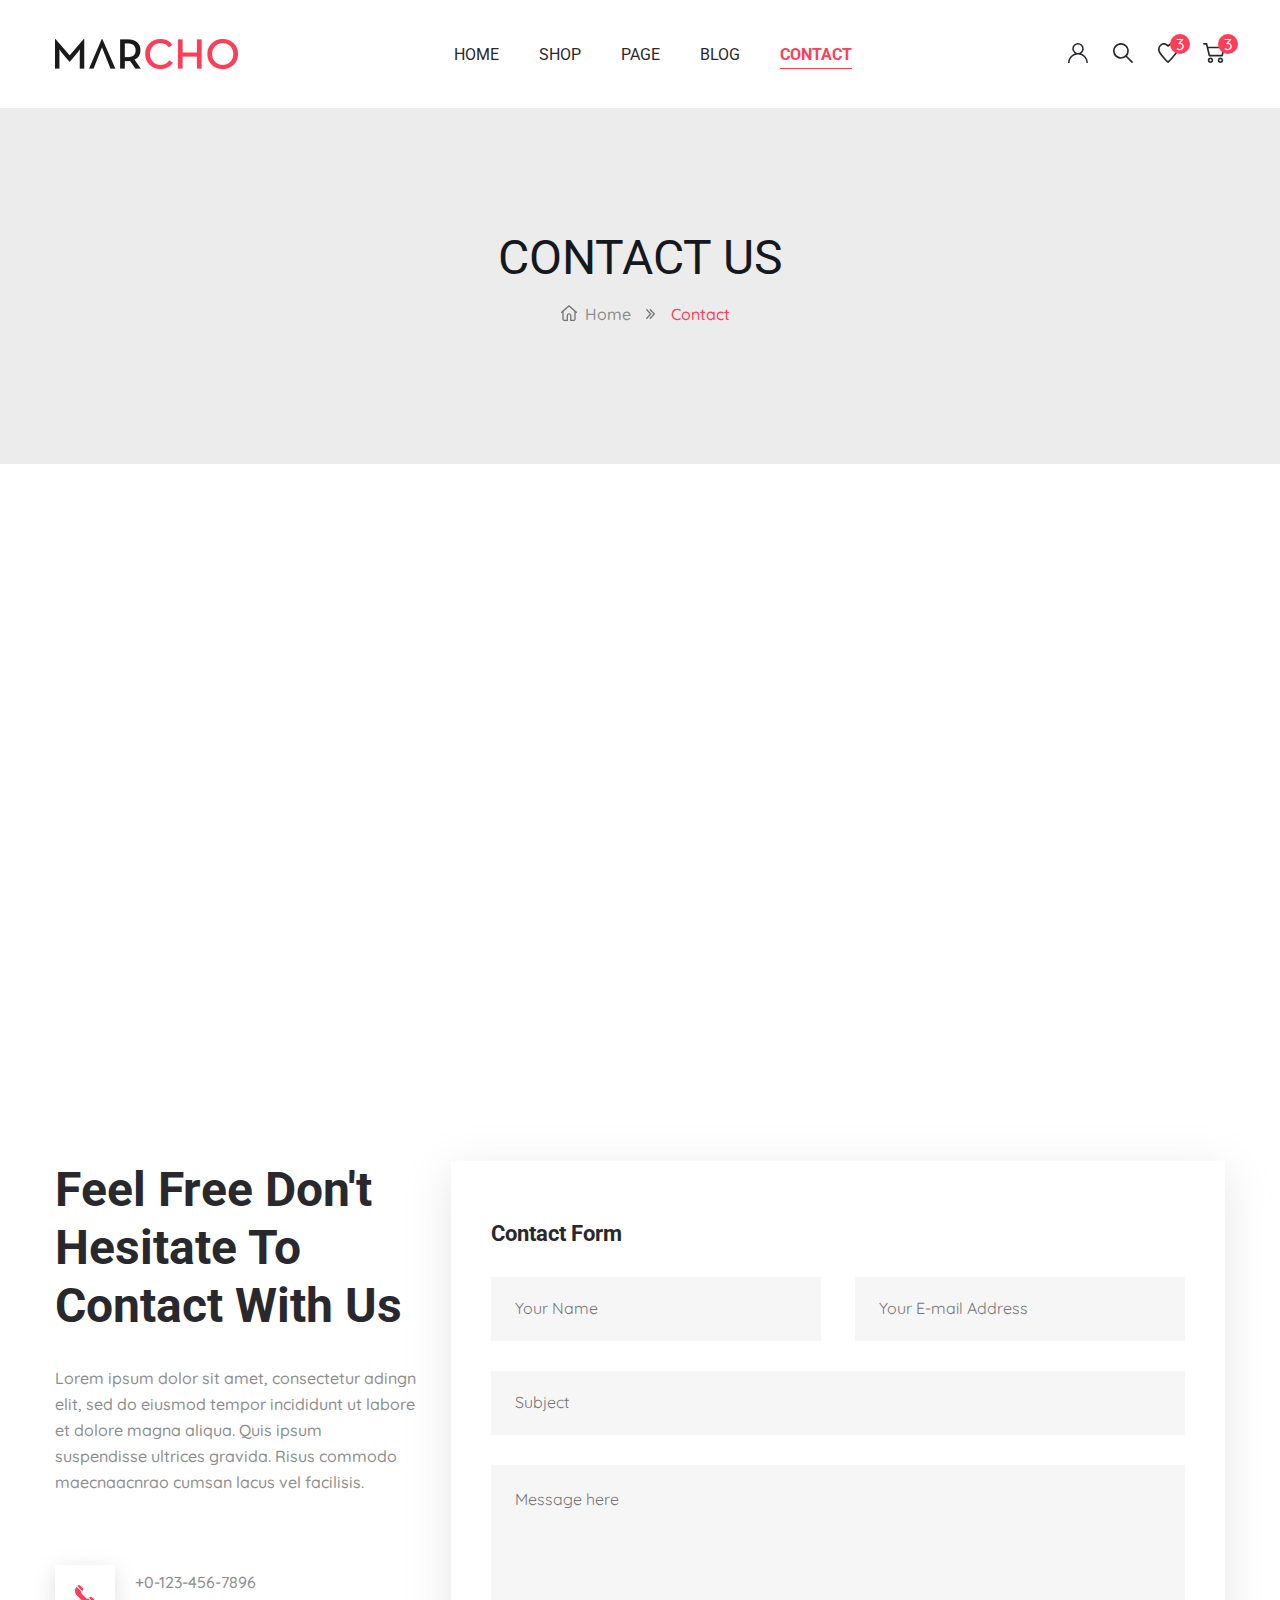
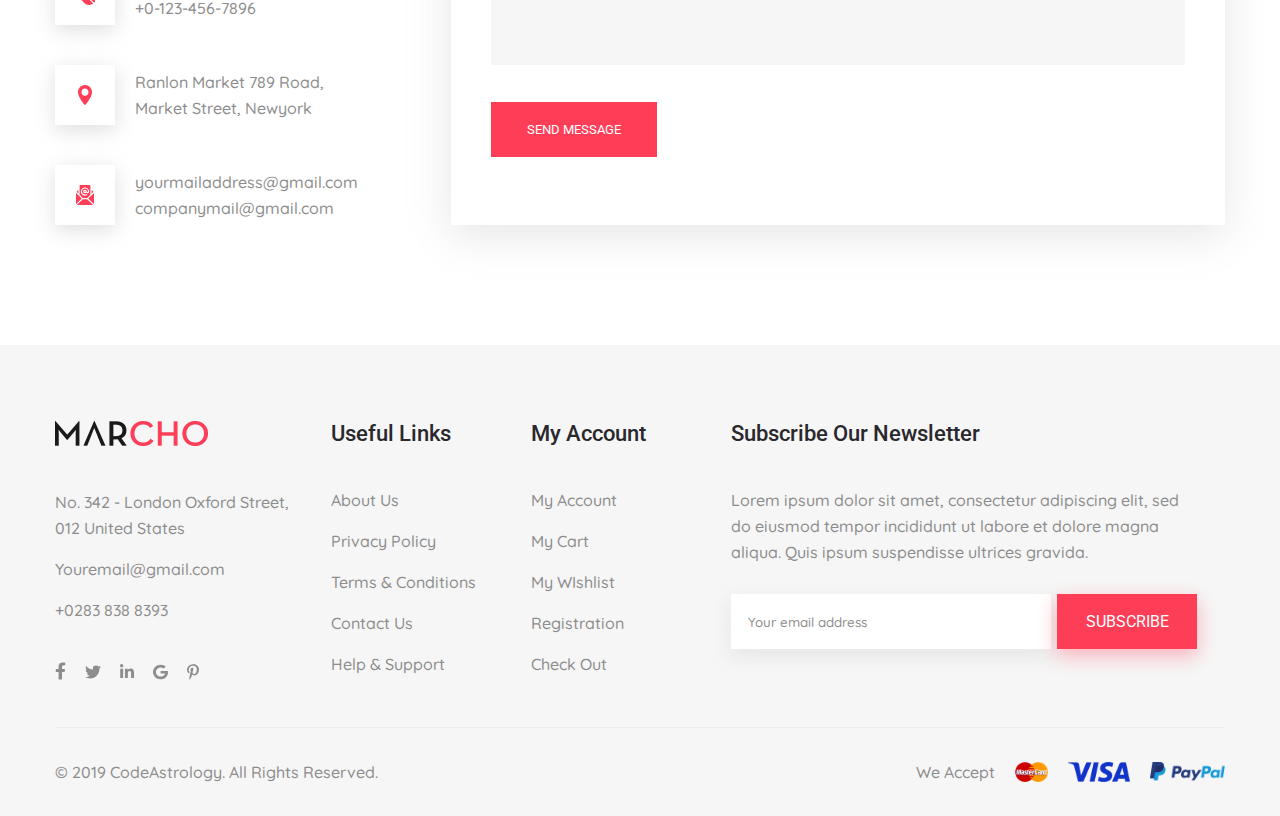
<file: contact.html>
<!DOCTYPE html>
<html lang="en">
  <head>
    <meta charset="UTF-8" />
    <meta http-equiv="X-UA-Compatible" content="IE=edge" />
    <meta name="viewport" content="width=device-width, initial-scale=1.0" />
    <title>Marcho</title>
    <link rel="stylesheet" href="assets/css/style.min.css" />
    <script src="./assets/js/main.min.js" defer></script>
  </head>
  <body>
    <div class="wrapper">
      <header class="header">
        <div class="container">
          <div class="header__inner">
            <a class="header__logo-link" href="./index.html">
              <img class="header__logo" src="./assets/img/logo.webp" alt="logo" />
            </a>
            <div class="hamburger-menu">
              <input class="hamburger-menu__toggle" id="hamburger-menu__toggle" type="checkbox" />
              <label class="hamburger-menu__btn" for="hamburger-menu__toggle">
                <span></span>
              </label>

              <nav class="header__nav">
                <ul class="header__list">
                  <li class="header__list-item">
                    <a class="header__list-link" href="./index.html">HOME</a>
                  </li>
                  <li class="header__list-item">
                    <a class="header__list-link" href="./shop-page.html">SHOP</a>
                  </li>
                  <li class="header__list-item">
                    <a class="header__list-link" href="./404-error.html">PAGE</a>
                  </li>
                  <li class="header__list-item">
                    <a class="header__list-link" href="./blog.html">BLOG</a>
                  </li>
                  <li class="header__list-item">
                    <a class="header__list-link header__list-link--active" href="./contact.html">CONTACT</a>
                  </li>
                </ul>
              </nav>
            </div>
            <div class="header__menu">
              <div class="header__menu-item">
                <a class="header__menu-link" href="./register.html"
                  ><svg xmlns="http://www.w3.org/2000/svg" width="20" height="20" viewBox="0 0 20 20">
                    <g>
                      <g>
                        <path
                          fill="#29282d"
                          d="M20 19.998h-1.563c0-4.652-3.785-8.436-8.437-8.436-4.653 0-8.438 3.784-8.438 8.436H0c0-2.67 1.04-5.181 2.929-7.07a9.958 9.958 0 0 1 3.8-2.384 5.779 5.779 0 0 1-2.51-4.764A5.788 5.788 0 0 1 9.999 0a5.788 5.788 0 0 1 5.782 5.781c0 1.975-.995 3.72-2.51 4.764a9.958 9.958 0 0 1 3.8 2.384A9.935 9.935 0 0 1 20 19.998zm-10-10a4.224 4.224 0 0 0 4.219-4.218 4.223 4.223 0 0 0-4.22-4.219 4.223 4.223 0 0 0-4.218 4.22A4.224 4.224 0 0 0 10 9.998z"
                        />
                      </g>
                    </g>
                  </svg>
                </a>
              </div>
              <div class="header__menu-item">
                <a class="header__menu-link" href=""
                  ><svg xmlns="http://www.w3.org/2000/svg" width="20" height="20" viewBox="0 0 20 20">
                    <g>
                      <g>
                        <path
                          fill="#29282d"
                          d="M19.892 19.286l-.59.589a.416.416 0 0 1-.588 0l-5.81-5.81A7.879 7.879 0 0 1 7.93 15.83c-4.366 0-7.917-3.552-7.917-7.916 0-4.366 3.551-7.917 7.917-7.917 4.365 0 7.916 3.55 7.916 7.917a7.878 7.878 0 0 1-1.765 4.973l5.81 5.81a.416.416 0 0 1 0 .589zM14.181 7.914a6.257 6.257 0 0 0-6.25-6.25 6.257 6.257 0 0 0-6.25 6.25 6.256 6.256 0 0 0 6.25 6.25 6.257 6.257 0 0 0 6.25-6.25z"
                        />
                      </g>
                    </g>
                  </svg>
                </a>
              </div>
              <div class="header__menu-item">
                <a class="header__menu-link" href="#"
                  ><svg xmlns="http://www.w3.org/2000/svg" width="20" height="20" viewBox="0 0 20 20">
                    <g>
                      <g>
                        <path
                          fill="#29282d"
                          d="M17.777 11.803a228.502 228.502 0 0 1-4.216 4.966c-2.682 3.056-3.065 3.225-3.449 3.225h-.17c-.383 0-.809-.169-3.492-3.183-1.405-1.57-3.108-3.565-4.215-4.965C-.235 8.748-.192 6.2.276 4.63.957 2.254 2.959.81 4.449.26c1.703-.553 3.747 0 5.578 1.57C11.858.217 13.902-.378 15.605.217c1.49.508 3.492 1.951 4.173 4.37.469 1.57.469 4.118-2.001 7.215zm.426-6.706c-.511-1.782-2.002-2.843-3.109-3.268-1.234-.424-2.895.213-4.428 1.655-.043.086-.128.128-.213.17a.846.846 0 0 1-1.065-.126C7.856 2.042 6.195 1.405 4.96 1.873c-1.107.381-2.598 1.442-3.108 3.224-.511 1.74.085 3.693 1.703 5.687 1.959 2.462 5.322 6.324 6.472 7.386 1.15-1.062 4.514-4.924 6.473-7.386 1.618-1.994 2.214-3.989 1.703-5.686z"
                        />
                      </g>
                    </g>
                  </svg>
                </a>
                <div class="header__menu-num">3</div>
              </div>
              <div class="header__menu-item">
                <a class="header__menu-link" href="#"
                  ><svg xmlns="http://www.w3.org/2000/svg" width="22" height="20" viewBox="0 0 22 20">
                    <g>
                      <g>
                        <path
                          fill="#29282d"
                          d="M17.436 19.997c-1.513 0-2.744-1.221-2.744-2.724 0-1.502 1.23-2.725 2.744-2.725 1.513 0 2.743 1.223 2.743 2.725 0 1.503-1.23 2.724-2.743 2.724zm0-3.814c-.606 0-1.098.49-1.098 1.09 0 .6.492 1.09 1.098 1.09.605 0 1.097-.49 1.097-1.09 0-.6-.492-1.09-1.097-1.09zm1.756-2.806H6.379a.822.822 0 0 1-.8-.628L2.902 1.634H.837A.82.82 0 0 1 .014.817a.82.82 0 0 1 .823-.818h2.716c.38 0 .712.26.8.628l.741 3.077h16.1c.254 0 .493.116.649.314a.815.815 0 0 1 .15.7l-2.002 8.038a.822.822 0 0 1-.8.62zM7.029 11.742h11.519l1.595-6.402H5.488zm.447 8.255c-1.513 0-2.743-1.221-2.743-2.724 0-1.502 1.23-2.725 2.743-2.725s2.744 1.223 2.744 2.725c0 1.503-1.23 2.724-2.744 2.724zm0-3.814c-.605 0-1.097.49-1.097 1.09 0 .6.492 1.09 1.097 1.09.606 0 1.098-.49 1.098-1.09 0-.6-.492-1.09-1.098-1.09z"
                        />
                      </g>
                    </g>
                  </svg>
                </a>
                <div class="header__menu-num">3</div>
              </div>
            </div>
          </div>
        </div>
      </header>
      <main class="main">
        <section class="breadcrumbs">
          <div class="breadcrumbs__container">
            <div class="container">
              <h3 class="breadcrumbs__title">CONTACT US</h3>
              <div class="breadcrumbs__list">
                <a class="breadcrumbs__item" href="./index.html">Home</a>
                <a class="breadcrumbs__item" href="">Contact</a>
              </div>
            </div>
          </div>
        </section>
        <section class="map">
          <div class="container">
            <iframe
              src="https://www.google.com/maps/embed?pb=!1m18!1m12!1m3!1d3024.2590444968037!2d-73.99654588475845!3d40.7123135793319!2m3!1f0!2f0!3f0!3m2!1i1024!2i768!4f13.1!3m3!1m2!1s0x89c25a28ab0c6595%3A0xe4c1b53b3d690ea9!2zTWFya2V0IFN0LCBOZXcgWW9yaywgTlkgMTAwMDIsINCh0KjQkA!5e0!3m2!1sru!2sru!4v1678270309269!5m2!1sru!2sru"
              width="100%"
              height="450"
              style="border: 0"
              allowfullscreen=""
              loading="lazy"
              referrerpolicy="no-referrer-when-downgrade"
            ></iframe>
          </div>
        </section>
        <section class="contact">
          <div class="container">
            <div class="contact__inner">
              <div class="contact__content">
                <h2 class="contact__title">Feel Free Don't Hesitate To Contact With Us</h2>
                <p class="contact__text">
                  Lorem ipsum dolor sit amet, consectetur adingn elit, sed do eiusmod tempor incididunt ut labore et dolore magna aliqua.
                  Quis ipsum suspendisse ultrices gravida. Risus commodo maecnaacnrao cumsan lacus vel facilisis.
                </p>
                <div class="contact__box">
                  <div class="contact__box-item">
                    <div class="contact__icon">
                      <svg xmlns="http://www.w3.org/2000/svg" width="20" height="20" viewBox="0 0 20 20">
                        <g>
                          <g>
                            <path
                              fill="#fe3e57"
                              d="M19.477 17.249l-.415.414-4.97-4.973.415-.415c.664-.665 1.822-.663 2.485 0l2.485 2.487a1.758 1.758 0 0 1 0 2.487zm-6.235-3.754l4.958 4.963a6.283 6.283 0 0 1-8.587-.305L1.84 10.37C-.515 8.013-.598 4.263 1.535 1.775l4.958 4.962c-.405.522-.389 1.27.09 1.748l4.912 4.92c.478.48 1.224.496 1.747.09zm-5.944-7.61L2.328.912l.415-.415c.664-.665 1.822-.664 2.485 0l2.485 2.487a1.758 1.758 0 0 1 0 2.487z"
                            />
                          </g>
                        </g>
                      </svg>
                    </div>
                    <div class="contact__link-phone">
                      <a class="contact__link" href="tel:+01234567896">+0-123-456-7896 </a>
                      <a class="contact__link" href="tel:+01234567896">+0-123-456-7896</a>
                    </div>
                  </div>
                  <div class="contact__box-item">
                    <div class="contact__icon">
                      <svg xmlns="http://www.w3.org/2000/svg" width="14" height="20" viewBox="0 0 14 20">
                        <g>
                          <g>
                            <path
                              fill="#fe3e57"
                              d="M13.995 7.242c0 4.953-6.262 12.224-6.529 12.532a.616.616 0 0 1-.937 0C6.262 19.466 0 12.195 0 7.242 0 3.252 3.14.005 6.997.005c3.859 0 6.998 3.246 6.998 7.237zm-3.477 0c0-2.008-1.58-3.641-3.52-3.641-1.942 0-3.521 1.633-3.521 3.641s1.58 3.642 3.52 3.642c1.942 0 3.52-1.634 3.52-3.642z"
                            />
                          </g>
                        </g>
                      </svg>
                    </div>
                    <a class="contact__link contact__link-location" href="https://goo.gl/maps/eoiqT2qc6r6cE7ve8"
                      >Ranlon Market 789 Road, Market Street, Newyork</a
                    >
                  </div>
                  <div class="contact__box-item">
                    <div class="contact__icon">
                      <svg xmlns="http://www.w3.org/2000/svg" width="18" height="20" viewBox="0 0 18 20">
                        <g>
                          <g>
                            <path
                              fill="#fe3e57"
                              d="M5.751 13.557L.181 19a1.706 1.706 0 0 1-.18-.754V7.938l5.75 5.619zM18 7.937v10.31c0 .27-.068.523-.18.753l-5.571-5.443 5.751-5.62zM9.591 6.483c-.066.349-.176.627-.591.627-.331 0-.6-.263-.6-.586 0-.324.269-.586.6-.586a.59.59 0 0 1 .591.545zm7.38 13.347c-.236.11-.495.176-.772.176h-14.4c-.276 0-.535-.067-.77-.176l5.82-5.686h4.302zM.6 6.866L2.4 5.108v3.517zm14.998 1.759V5.108l1.8 1.758zM6.85 12.97l-3.25-3.174V.637c0-.353.295-.64.657-.64h9.374a.76.76 0 0 1 .77.75v9.05l-3.25 3.174zm-.11-2.991c1.274.797 2.801.84 4.176.222.723-.324.214-1.389-.501-1.064-1.035.464-2.137.411-3.028-.145A2.908 2.908 0 0 1 6 6.523c0-1.616 1.345-2.931 3-2.931 1.654 0 3 1.315 3 2.93 0 .776-1.2.776-1.2 0 0-.969-.808-1.758-1.8-1.758-.993 0-1.8.79-1.8 1.759 0 .97.807 1.758 1.8 1.758.462 0 .88-.176 1.199-.457 1.166 1.03 3 .206 3-1.301C13.2 4.26 11.315 2.42 9 2.42c-2.315 0-4.2 1.84-4.2 4.103 0 1.405.726 2.697 1.94 3.457z"
                            />
                          </g>
                        </g>
                      </svg>
                    </div>
                    <div class="contact__link-mail">
                      <a class="contact__link" href="mailto:yourmailaddress@gmail.com">yourmailaddress@gmail.com </a>
                      <a class="contact__link" href="mailto:companymail@gmail.com">companymail@gmail.com</a>
                    </div>
                  </div>
                </div>
              </div>
              <form class="contact__form" action="">
                <h4 class="contact__form-title">Contact Form</h4>
                <div class="contact__input-box">
                  <input class="contact__input" type="text" placeholder="Your Name" />
                  <input class="contact__input" type="text" placeholder="Your E-mail Address" />
                </div>

                <input class="contact__input-subject" type="text" placeholder="Subject" />
                <textarea class="contact__textarea" placeholder="Message here"></textarea>
                <button class="contact__btn btn" type="submit">SEND MESSAGE</button>
              </form>
            </div>
          </div>
        </section>
      </main>
      <footer class="footer">
        <div class="container">
          <div class="footer__top">
            <div class="footer__contant">
              <a class="footer__contant-logo" href="./index.html">
                <img class="footer__logo" src="./assets/img/footer_logo.webp" alt="footer logo" />
              </a>

              <div class="footer__contant-content">
                <a class="footer__adress" href="https://goo.gl/maps/LVFMTo2FL1HLJFUv6">No. 342 - London Oxford Street, 012 United States</a>
                <a class="footer__email" href="mailto:Youremail@gmail.com">Youremail@gmail.com</a>
                <a class="footer__phone" href="tel:+02838388393">+0283 838 8393</a>
              </div>
              <div class="footer__contant-social">
                <a class="footer__contant-link" href="https://rkn.gov.ru/images/news/image34253.jpg">
                  <svg xmlns="http://www.w3.org/2000/svg" width="11" height="18" viewBox="0 0 11 17">
                    <path
                      d="M9.594 9.563l.492-3.079H7.027V4.488c0-.84.426-1.66 1.797-1.66h1.39V.207S8.955 0 7.747 0c-2.516 0-4.16 1.473-4.16 4.14v2.344h-2.8v3.079h2.8V17h3.441V9.562zm0 0"
                      fill="#8d8d8d"
                    />
                  </svg>
                </a>
                <a class="footer__contant-link" href="https://rkn.gov.ru/images/news/image34253.jpg">
                  <svg xmlns="http://www.w3.org/2000/svg" width="16" height="16">
                    <path
                      d="M14.355 4.742c.012.14.012.285.012.426 0 4.336-3.3 9.328-9.332 9.328A9.266 9.266 0 0 1 0 13.027c.266.028.52.04.793.04 1.531 0 2.941-.52 4.07-1.403a3.286 3.286 0 0 1-3.066-2.273c.203.03.406.05.621.05.293 0 .586-.039.86-.113a3.278 3.278 0 0 1-2.63-3.215V6.07c.438.246.946.399 1.485.418a3.278 3.278 0 0 1-1.461-2.73c0-.61.16-1.168.445-1.656a9.315 9.315 0 0 0 6.762 3.43 3.676 3.676 0 0 1-.082-.75 3.277 3.277 0 0 1 3.277-3.278c.946 0 1.797.394 2.399 1.035a6.554 6.554 0 0 0 2.082-.793 3.285 3.285 0 0 1-1.442 1.809A6.67 6.67 0 0 0 16 3.047a7.059 7.059 0 0 1-1.645 1.695zm0 0"
                      fill="#8d8d8d"
                    />
                  </svg>
                </a>
                <a class="footer__contant-link" href="https://rkn.gov.ru/images/news/image34253.jpg">
                  <svg xmlns="http://www.w3.org/2000/svg" width="14" height="16">
                    <path
                      d="M3.133 14H.23V4.652h2.903zM1.68 3.379c-.926 0-1.68-.77-1.68-1.7a1.682 1.682 0 0 1 3.363 0c0 .93-.754 1.7-1.683 1.7zM13.996 14h-2.894V9.45c0-1.083-.024-2.473-1.512-2.473-1.508 0-1.738 1.175-1.738 2.394V14H4.953V4.652h2.781V5.93h.043c.387-.735 1.332-1.512 2.746-1.512 2.938 0 3.477 1.934 3.477 4.45V14zm0 0"
                      fill="#8d8d8d"
                    />
                  </svg>
                </a>
                <a class="footer__contant-link" href="https://rkn.gov.ru/images/news/image34253.jpg">
                  <svg xmlns="http://www.w3.org/2000/svg" width="15" height="16" viewBox="0 0 15 15">
                    <path
                      d="M15 7.672c0 4.144-2.977 7.094-7.379 7.094C3.406 14.766 0 11.52 0 7.5S3.406.234 7.621.234c2.055 0 3.781.72 5.113 1.903L10.66 4.039C7.945 1.54 2.898 3.414 2.898 7.5c0 2.535 2.125 4.586 4.723 4.586 3.02 0 4.152-2.059 4.328-3.129H7.621v-2.5h7.258c.07.371.121.73.121 1.215zm0 0"
                      fill="#8d8d8d"
                    />
                  </svg>
                </a>
                <a class="footer__contant-link" href="https://rkn.gov.ru/images/news/image34253.jpg">
                  <svg xmlns="http://www.w3.org/2000/svg" width="12" height="16">
                    <path
                      d="M6.375.203C3.168.203 0 2.34 0 5.801 0 8 1.238 9.25 1.988 9.25c.309 0 .489-.863.489-1.105 0-.293-.743-.91-.743-2.122 0-2.511 1.914-4.293 4.387-4.293 2.129 0 3.703 1.211 3.703 3.434 0 1.656-.664 4.77-2.82 4.77-.777 0-1.445-.563-1.445-1.368 0-1.183.824-2.324.824-3.543 0-2.07-2.934-1.695-2.934.805 0 .524.067 1.106.301 1.586-.43 1.856-1.313 4.621-1.313 6.531 0 .594.086 1.172.141 1.766.106.117.055.105.215.047 1.574-2.156 1.52-2.578 2.23-5.403.387.73 1.38 1.125 2.168 1.125C10.508 11.48 12 8.246 12 5.332 12 2.227 9.32.203 6.375.203zm0 0"
                      fill="#8d8d8d"
                    />
                  </svg>
                </a>
              </div>
            </div>
            <div class="footer__useful-links">
              <h5 class="footer__subtitle">Useful Links</h5>
              <div class="footer__links">
                <a class="footer__link-item" href="./contact.html">About Us</a>
                <a class="footer__link-item" href="#">Privacy Policy</a>
                <a class="footer__link-item" href="#">Terms & Conditions</a>
                <a class="footer__link-item" href="#">Contact Us</a>
                <a class="footer__link-item" href="#">Help & Support</a>
              </div>
            </div>
            <div class="footer__account">
              <h5 class="footer__subtitle">My Account</h5>
              <div class="footer__links">
                <a class="footer__link-item" href="./404-error.html">My Account</a>
                <a class="footer__link-item" href="#">My Cart</a>
                <a class="footer__link-item" href="#">My WIshlist</a>
                <a class="footer__link-item" href="./register.html">Registration</a>
                <a class="footer__link-item" href="#">Check Out</a>
              </div>
            </div>
            <div class="footer__subscribe">
              <h5 class="footer__subtitle">Subscribe Our Newsletter</h5>
              <p class="footer__text">
                Lorem ipsum dolor sit amet, consectetur adipiscing elit, sed do eiusmod tempor incididunt ut labore et dolore magna aliqua.
                Quis ipsum suspendisse ultrices gravida.
              </p>
              <form class="footer__form" action="">
                <input class="footer__input" placeholder="Your email address" type="text" />
                <button class="footer__btn">Subscribe</button>
              </form>
            </div>
          </div>
          <div class="footer__bottom">
            <div class="footer__copyright">© 2019 CodeAstrology. All Rights Reserved.</div>
            <div class="footer__payments">
              <p class="footer__payments-text">We Accept</p>
              <img class="footer__payments-img" src="./assets/img/icons/mastercard.webp" alt="mastercard" />
              <img class="footer__payments-img" src="./assets/img/icons/visa.webp" alt="visa" />
              <img class="footer__payments-img" src="./assets/img/icons/paypal.webp" alt="paypal" />
            </div>
          </div>
        </div>
      </footer>
    </div>
  </body>
</html>
</file>
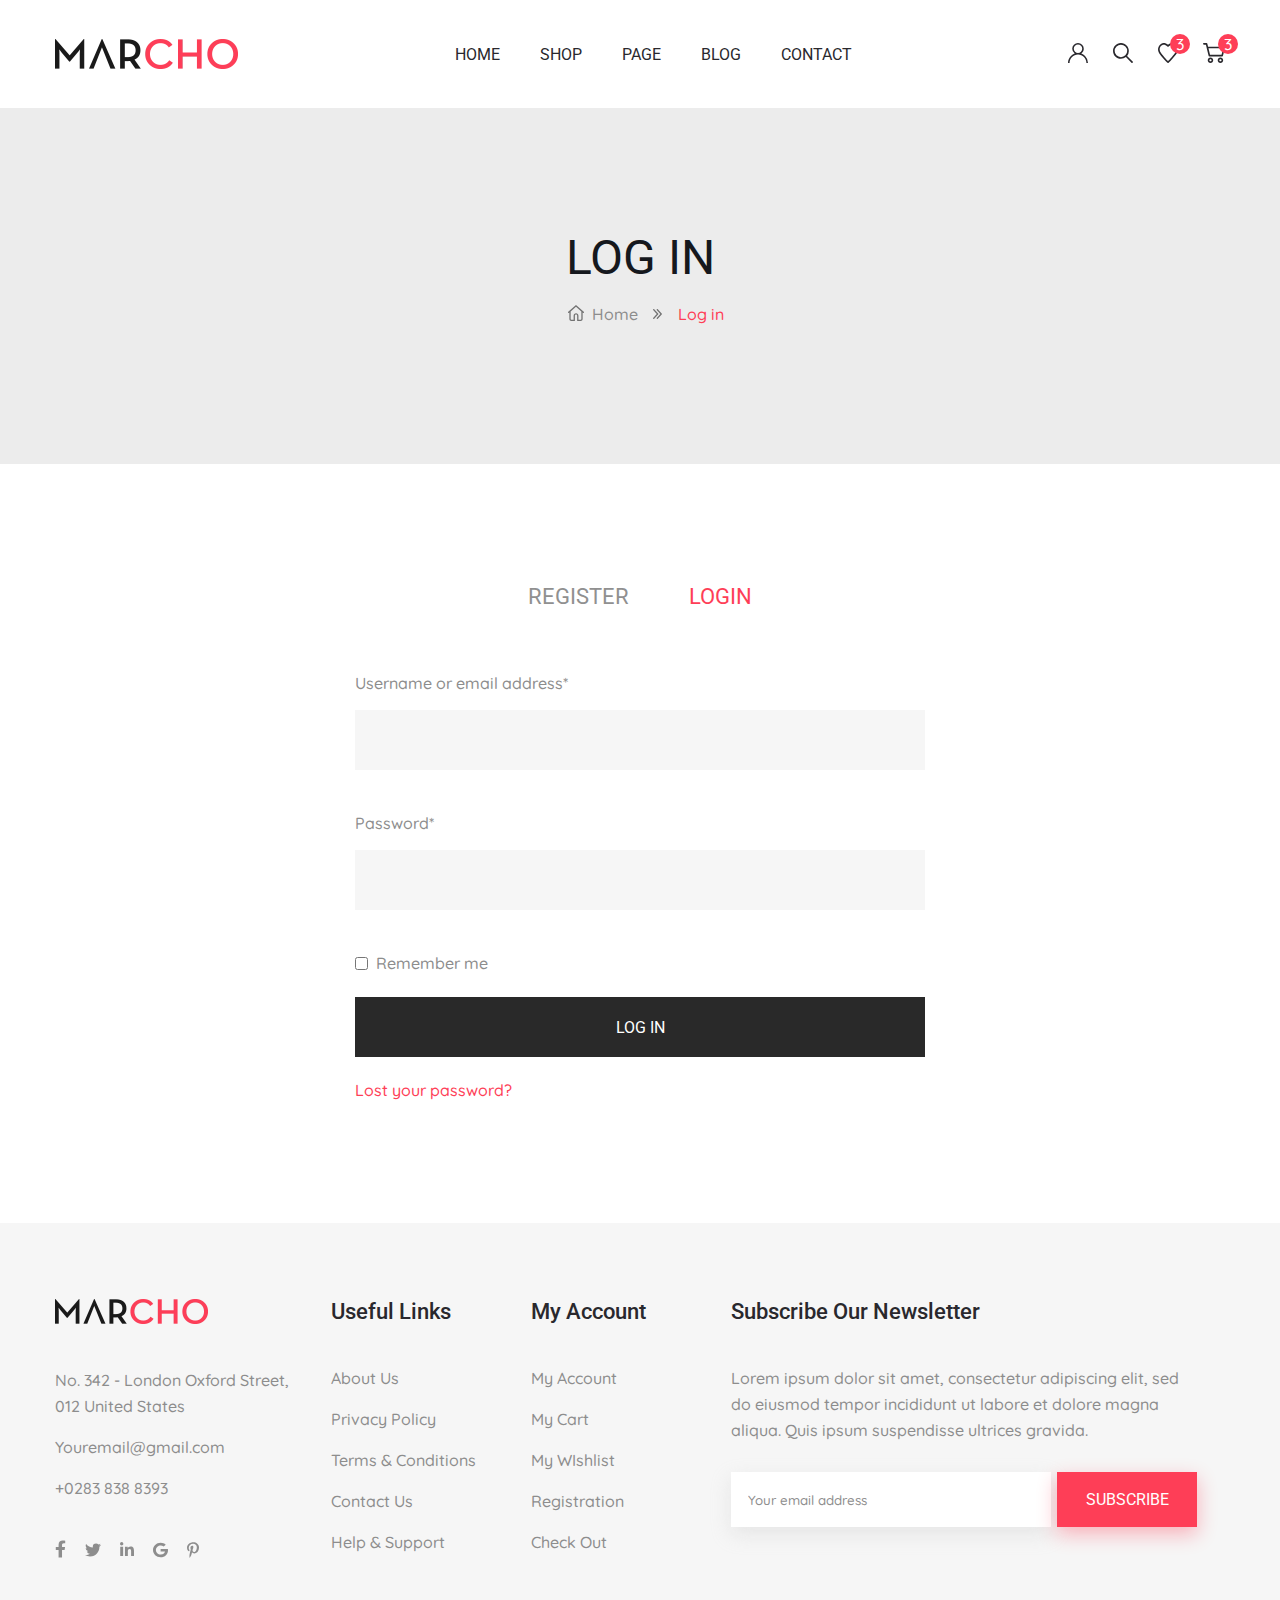
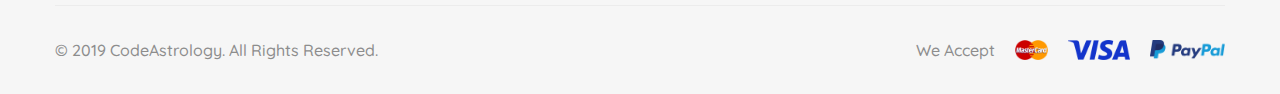
<file: login.html>
<!DOCTYPE html>
<html lang="en">
  <head>
    <meta charset="UTF-8" />
    <meta http-equiv="X-UA-Compatible" content="IE=edge" />
    <meta name="viewport" content="width=device-width, initial-scale=1.0" />
    <title>Marcho</title>
    <link rel="stylesheet" href="assets/css/style.min.css" />
    <script src="./assets/js/main.min.js" defer></script>
  </head>
  <body>
    <div class="wrapper">
      <header class="header">
        <div class="container">
          <div class="header__inner">
            <a class="header__logo-link" href="./index.html">
              <img class="header__logo" src="./assets/img/logo.webp" alt="logo" />
            </a>
            <div class="hamburger-menu">
              <input class="hamburger-menu__toggle" id="hamburger-menu__toggle" type="checkbox" />
              <label class="hamburger-menu__btn" for="hamburger-menu__toggle">
                <span></span>
              </label>

              <nav class="header__nav">
                <ul class="header__list">
                  <li class="header__list-item">
                    <a class="header__list-link" href="./index.html">HOME</a>
                  </li>
                  <li class="header__list-item">
                    <a class="header__list-link" href="./shop-page.html">SHOP</a>
                  </li>
                  <li class="header__list-item">
                    <a class="header__list-link" href="./404-error.html">PAGE</a>
                  </li>
                  <li class="header__list-item">
                    <a class="header__list-link" href="./blog.html">BLOG</a>
                  </li>
                  <li class="header__list-item">
                    <a class="header__list-link" href="./contact.html">CONTACT</a>
                  </li>
                </ul>
              </nav>
            </div>
            <div class="header__menu">
              <div class="header__menu-item">
                <a class="header__menu-link" href="./register.html"
                  ><svg xmlns="http://www.w3.org/2000/svg" width="20" height="20" viewBox="0 0 20 20">
                    <g>
                      <g>
                        <path
                          fill="#29282d"
                          d="M20 19.998h-1.563c0-4.652-3.785-8.436-8.437-8.436-4.653 0-8.438 3.784-8.438 8.436H0c0-2.67 1.04-5.181 2.929-7.07a9.958 9.958 0 0 1 3.8-2.384 5.779 5.779 0 0 1-2.51-4.764A5.788 5.788 0 0 1 9.999 0a5.788 5.788 0 0 1 5.782 5.781c0 1.975-.995 3.72-2.51 4.764a9.958 9.958 0 0 1 3.8 2.384A9.935 9.935 0 0 1 20 19.998zm-10-10a4.224 4.224 0 0 0 4.219-4.218 4.223 4.223 0 0 0-4.22-4.219 4.223 4.223 0 0 0-4.218 4.22A4.224 4.224 0 0 0 10 9.998z"
                        />
                      </g>
                    </g>
                  </svg>
                </a>
              </div>
              <div class="header__menu-item">
                <a class="header__menu-link" href=""
                  ><svg xmlns="http://www.w3.org/2000/svg" width="20" height="20" viewBox="0 0 20 20">
                    <g>
                      <g>
                        <path
                          fill="#29282d"
                          d="M19.892 19.286l-.59.589a.416.416 0 0 1-.588 0l-5.81-5.81A7.879 7.879 0 0 1 7.93 15.83c-4.366 0-7.917-3.552-7.917-7.916 0-4.366 3.551-7.917 7.917-7.917 4.365 0 7.916 3.55 7.916 7.917a7.878 7.878 0 0 1-1.765 4.973l5.81 5.81a.416.416 0 0 1 0 .589zM14.181 7.914a6.257 6.257 0 0 0-6.25-6.25 6.257 6.257 0 0 0-6.25 6.25 6.256 6.256 0 0 0 6.25 6.25 6.257 6.257 0 0 0 6.25-6.25z"
                        />
                      </g>
                    </g>
                  </svg>
                </a>
              </div>
              <div class="header__menu-item">
                <a class="header__menu-link" href="#"
                  ><svg xmlns="http://www.w3.org/2000/svg" width="20" height="20" viewBox="0 0 20 20">
                    <g>
                      <g>
                        <path
                          fill="#29282d"
                          d="M17.777 11.803a228.502 228.502 0 0 1-4.216 4.966c-2.682 3.056-3.065 3.225-3.449 3.225h-.17c-.383 0-.809-.169-3.492-3.183-1.405-1.57-3.108-3.565-4.215-4.965C-.235 8.748-.192 6.2.276 4.63.957 2.254 2.959.81 4.449.26c1.703-.553 3.747 0 5.578 1.57C11.858.217 13.902-.378 15.605.217c1.49.508 3.492 1.951 4.173 4.37.469 1.57.469 4.118-2.001 7.215zm.426-6.706c-.511-1.782-2.002-2.843-3.109-3.268-1.234-.424-2.895.213-4.428 1.655-.043.086-.128.128-.213.17a.846.846 0 0 1-1.065-.126C7.856 2.042 6.195 1.405 4.96 1.873c-1.107.381-2.598 1.442-3.108 3.224-.511 1.74.085 3.693 1.703 5.687 1.959 2.462 5.322 6.324 6.472 7.386 1.15-1.062 4.514-4.924 6.473-7.386 1.618-1.994 2.214-3.989 1.703-5.686z"
                        />
                      </g>
                    </g>
                  </svg>
                </a>
                <div class="header__menu-num">3</div>
              </div>
              <div class="header__menu-item">
                <a class="header__menu-link" href="#"
                  ><svg xmlns="http://www.w3.org/2000/svg" width="22" height="20" viewBox="0 0 22 20">
                    <g>
                      <g>
                        <path
                          fill="#29282d"
                          d="M17.436 19.997c-1.513 0-2.744-1.221-2.744-2.724 0-1.502 1.23-2.725 2.744-2.725 1.513 0 2.743 1.223 2.743 2.725 0 1.503-1.23 2.724-2.743 2.724zm0-3.814c-.606 0-1.098.49-1.098 1.09 0 .6.492 1.09 1.098 1.09.605 0 1.097-.49 1.097-1.09 0-.6-.492-1.09-1.097-1.09zm1.756-2.806H6.379a.822.822 0 0 1-.8-.628L2.902 1.634H.837A.82.82 0 0 1 .014.817a.82.82 0 0 1 .823-.818h2.716c.38 0 .712.26.8.628l.741 3.077h16.1c.254 0 .493.116.649.314a.815.815 0 0 1 .15.7l-2.002 8.038a.822.822 0 0 1-.8.62zM7.029 11.742h11.519l1.595-6.402H5.488zm.447 8.255c-1.513 0-2.743-1.221-2.743-2.724 0-1.502 1.23-2.725 2.743-2.725s2.744 1.223 2.744 2.725c0 1.503-1.23 2.724-2.744 2.724zm0-3.814c-.605 0-1.097.49-1.097 1.09 0 .6.492 1.09 1.097 1.09.606 0 1.098-.49 1.098-1.09 0-.6-.492-1.09-1.098-1.09z"
                        />
                      </g>
                    </g>
                  </svg>
                </a>
                <div class="header__menu-num">3</div>
              </div>
            </div>
          </div>
        </div>
      </header>
      <main class="main">
        <section class="breadcrumbs">
          <div class="breadcrumbs__container">
            <div class="container">
              <h3 class="breadcrumbs__title">LOG IN</h3>
              <div class="breadcrumbs__list">
                <a class="breadcrumbs__item" href="./index.html">Home</a>
                <a class="breadcrumbs__item" href="">Log in</a>
              </div>
            </div>
          </div>
        </section>
        <section class="login">
          <div class="container">
            <form class="login__form" action="">
              <div class="login__nav">
                <a class="login__nav-link" href="./register.html">REGISTER</a>
                <p class="login__nav-text">LOGIN</p>
              </div>
              <div class="login__username">
                <p class="login__text">Username or email address*</p>
                <input class="login__input" type="text" />
              </div>
              <div class="login__password">
                <p class="login__text">Password*</p>
                <input class="login__input" type="password" />
              </div>
              <div class="login__submit">
                <div class="login__check">
                  <input class="login__checkbox" type="checkbox" />
                  <p class="login__text">Remember me</p>
                </div>
                <input class="login__btn" type="submit" value="LOG IN" />
                <a class="login__lost" href="">Lost your password?</a>
              </div>
            </form>
          </div>
        </section>
      </main>
      <footer class="footer">
        <div class="container">
          <div class="footer__top">
            <div class="footer__contant">
              <a class="footer__contant-logo" href="./index.html">
                <img class="footer__logo" src="./assets/img/footer_logo.webp" alt="footer logo" />
              </a>

              <div class="footer__contant-content">
                <a class="footer__adress" href="https://goo.gl/maps/LVFMTo2FL1HLJFUv6">No. 342 - London Oxford Street, 012 United States</a>
                <a class="footer__email" href="mailto:Youremail@gmail.com">Youremail@gmail.com</a>
                <a class="footer__phone" href="tel:+02838388393">+0283 838 8393</a>
              </div>
              <div class="footer__contant-social">
                <a class="footer__contant-link" href="https://rkn.gov.ru/images/news/image34253.jpg">
                  <svg xmlns="http://www.w3.org/2000/svg" width="11" height="18" viewBox="0 0 11 17">
                    <path
                      d="M9.594 9.563l.492-3.079H7.027V4.488c0-.84.426-1.66 1.797-1.66h1.39V.207S8.955 0 7.747 0c-2.516 0-4.16 1.473-4.16 4.14v2.344h-2.8v3.079h2.8V17h3.441V9.562zm0 0"
                      fill="#8d8d8d"
                    />
                  </svg>
                </a>
                <a class="footer__contant-link" href="https://rkn.gov.ru/images/news/image34253.jpg">
                  <svg xmlns="http://www.w3.org/2000/svg" width="16" height="16">
                    <path
                      d="M14.355 4.742c.012.14.012.285.012.426 0 4.336-3.3 9.328-9.332 9.328A9.266 9.266 0 0 1 0 13.027c.266.028.52.04.793.04 1.531 0 2.941-.52 4.07-1.403a3.286 3.286 0 0 1-3.066-2.273c.203.03.406.05.621.05.293 0 .586-.039.86-.113a3.278 3.278 0 0 1-2.63-3.215V6.07c.438.246.946.399 1.485.418a3.278 3.278 0 0 1-1.461-2.73c0-.61.16-1.168.445-1.656a9.315 9.315 0 0 0 6.762 3.43 3.676 3.676 0 0 1-.082-.75 3.277 3.277 0 0 1 3.277-3.278c.946 0 1.797.394 2.399 1.035a6.554 6.554 0 0 0 2.082-.793 3.285 3.285 0 0 1-1.442 1.809A6.67 6.67 0 0 0 16 3.047a7.059 7.059 0 0 1-1.645 1.695zm0 0"
                      fill="#8d8d8d"
                    />
                  </svg>
                </a>
                <a class="footer__contant-link" href="https://rkn.gov.ru/images/news/image34253.jpg">
                  <svg xmlns="http://www.w3.org/2000/svg" width="14" height="16">
                    <path
                      d="M3.133 14H.23V4.652h2.903zM1.68 3.379c-.926 0-1.68-.77-1.68-1.7a1.682 1.682 0 0 1 3.363 0c0 .93-.754 1.7-1.683 1.7zM13.996 14h-2.894V9.45c0-1.083-.024-2.473-1.512-2.473-1.508 0-1.738 1.175-1.738 2.394V14H4.953V4.652h2.781V5.93h.043c.387-.735 1.332-1.512 2.746-1.512 2.938 0 3.477 1.934 3.477 4.45V14zm0 0"
                      fill="#8d8d8d"
                    />
                  </svg>
                </a>
                <a class="footer__contant-link" href="https://rkn.gov.ru/images/news/image34253.jpg">
                  <svg xmlns="http://www.w3.org/2000/svg" width="15" height="16" viewBox="0 0 15 15">
                    <path
                      d="M15 7.672c0 4.144-2.977 7.094-7.379 7.094C3.406 14.766 0 11.52 0 7.5S3.406.234 7.621.234c2.055 0 3.781.72 5.113 1.903L10.66 4.039C7.945 1.54 2.898 3.414 2.898 7.5c0 2.535 2.125 4.586 4.723 4.586 3.02 0 4.152-2.059 4.328-3.129H7.621v-2.5h7.258c.07.371.121.73.121 1.215zm0 0"
                      fill="#8d8d8d"
                    />
                  </svg>
                </a>
                <a class="footer__contant-link" href="https://rkn.gov.ru/images/news/image34253.jpg">
                  <svg xmlns="http://www.w3.org/2000/svg" width="12" height="16">
                    <path
                      d="M6.375.203C3.168.203 0 2.34 0 5.801 0 8 1.238 9.25 1.988 9.25c.309 0 .489-.863.489-1.105 0-.293-.743-.91-.743-2.122 0-2.511 1.914-4.293 4.387-4.293 2.129 0 3.703 1.211 3.703 3.434 0 1.656-.664 4.77-2.82 4.77-.777 0-1.445-.563-1.445-1.368 0-1.183.824-2.324.824-3.543 0-2.07-2.934-1.695-2.934.805 0 .524.067 1.106.301 1.586-.43 1.856-1.313 4.621-1.313 6.531 0 .594.086 1.172.141 1.766.106.117.055.105.215.047 1.574-2.156 1.52-2.578 2.23-5.403.387.73 1.38 1.125 2.168 1.125C10.508 11.48 12 8.246 12 5.332 12 2.227 9.32.203 6.375.203zm0 0"
                      fill="#8d8d8d"
                    />
                  </svg>
                </a>
              </div>
            </div>
            <div class="footer__useful-links">
              <h5 class="footer__subtitle">Useful Links</h5>
              <div class="footer__links">
                <a class="footer__link-item" href="./contact.html">About Us</a>
                <a class="footer__link-item" href="#">Privacy Policy</a>
                <a class="footer__link-item" href="#">Terms & Conditions</a>
                <a class="footer__link-item" href="#">Contact Us</a>
                <a class="footer__link-item" href="#">Help & Support</a>
              </div>
            </div>
            <div class="footer__account">
              <h5 class="footer__subtitle">My Account</h5>
              <div class="footer__links">
                <a class="footer__link-item" href="./404-error.html">My Account</a>
                <a class="footer__link-item" href="#">My Cart</a>
                <a class="footer__link-item" href="#">My WIshlist</a>
                <a class="footer__link-item" href="./register.html">Registration</a>
                <a class="footer__link-item" href="#">Check Out</a>
              </div>
            </div>
            <div class="footer__subscribe">
              <h5 class="footer__subtitle">Subscribe Our Newsletter</h5>
              <p class="footer__text">
                Lorem ipsum dolor sit amet, consectetur adipiscing elit, sed do eiusmod tempor incididunt ut labore et dolore magna aliqua.
                Quis ipsum suspendisse ultrices gravida.
              </p>
              <form class="footer__form" action="">
                <input class="footer__input" placeholder="Your email address" type="text" />
                <button class="footer__btn">Subscribe</button>
              </form>
            </div>
          </div>
          <div class="footer__bottom">
            <div class="footer__copyright">© 2019 CodeAstrology. All Rights Reserved.</div>
            <div class="footer__payments">
              <p class="footer__payments-text">We Accept</p>
              <img class="footer__payments-img" src="./assets/img/icons/mastercard.webp" alt="mastercard" />
              <img class="footer__payments-img" src="./assets/img/icons/visa.webp" alt="visa" />
              <img class="footer__payments-img" src="./assets/img/icons/paypal.webp" alt="paypal" />
            </div>
          </div>
        </div>
      </footer>
    </div>
  </body>
</html>
</file>
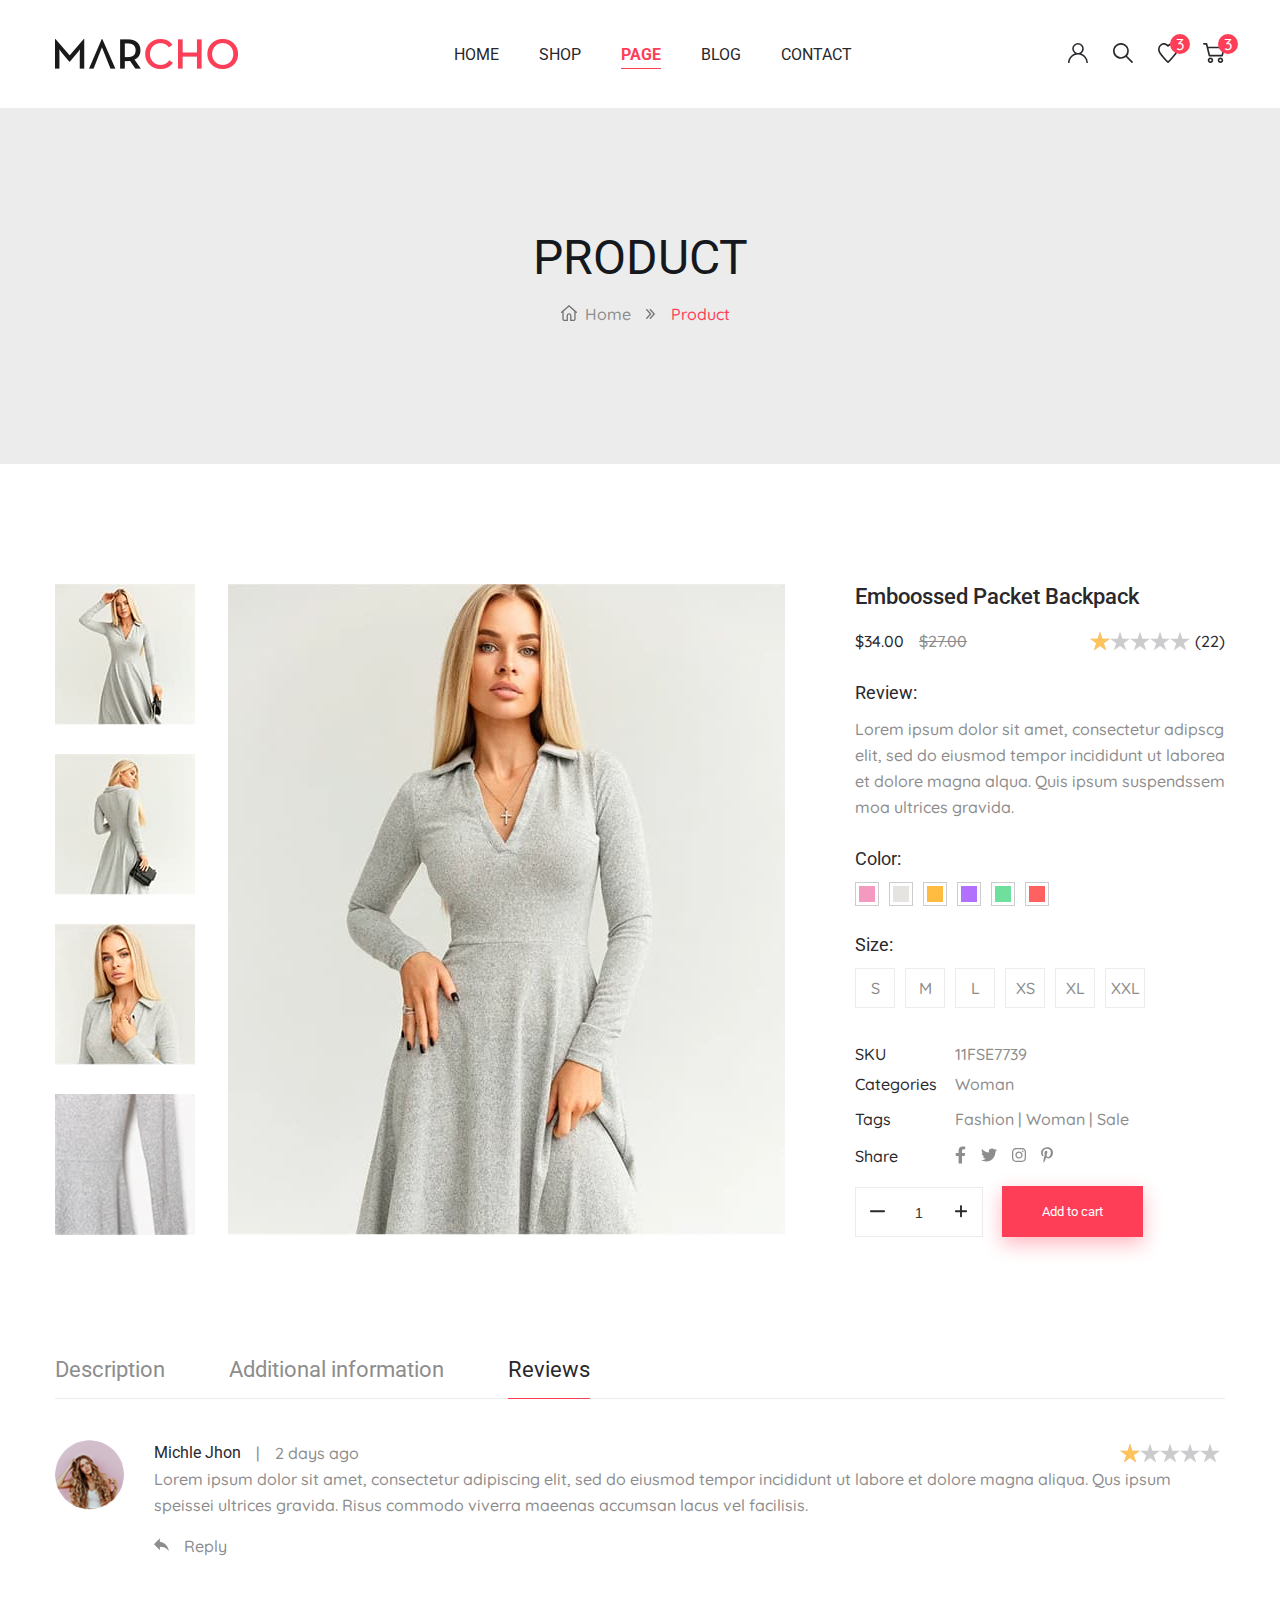
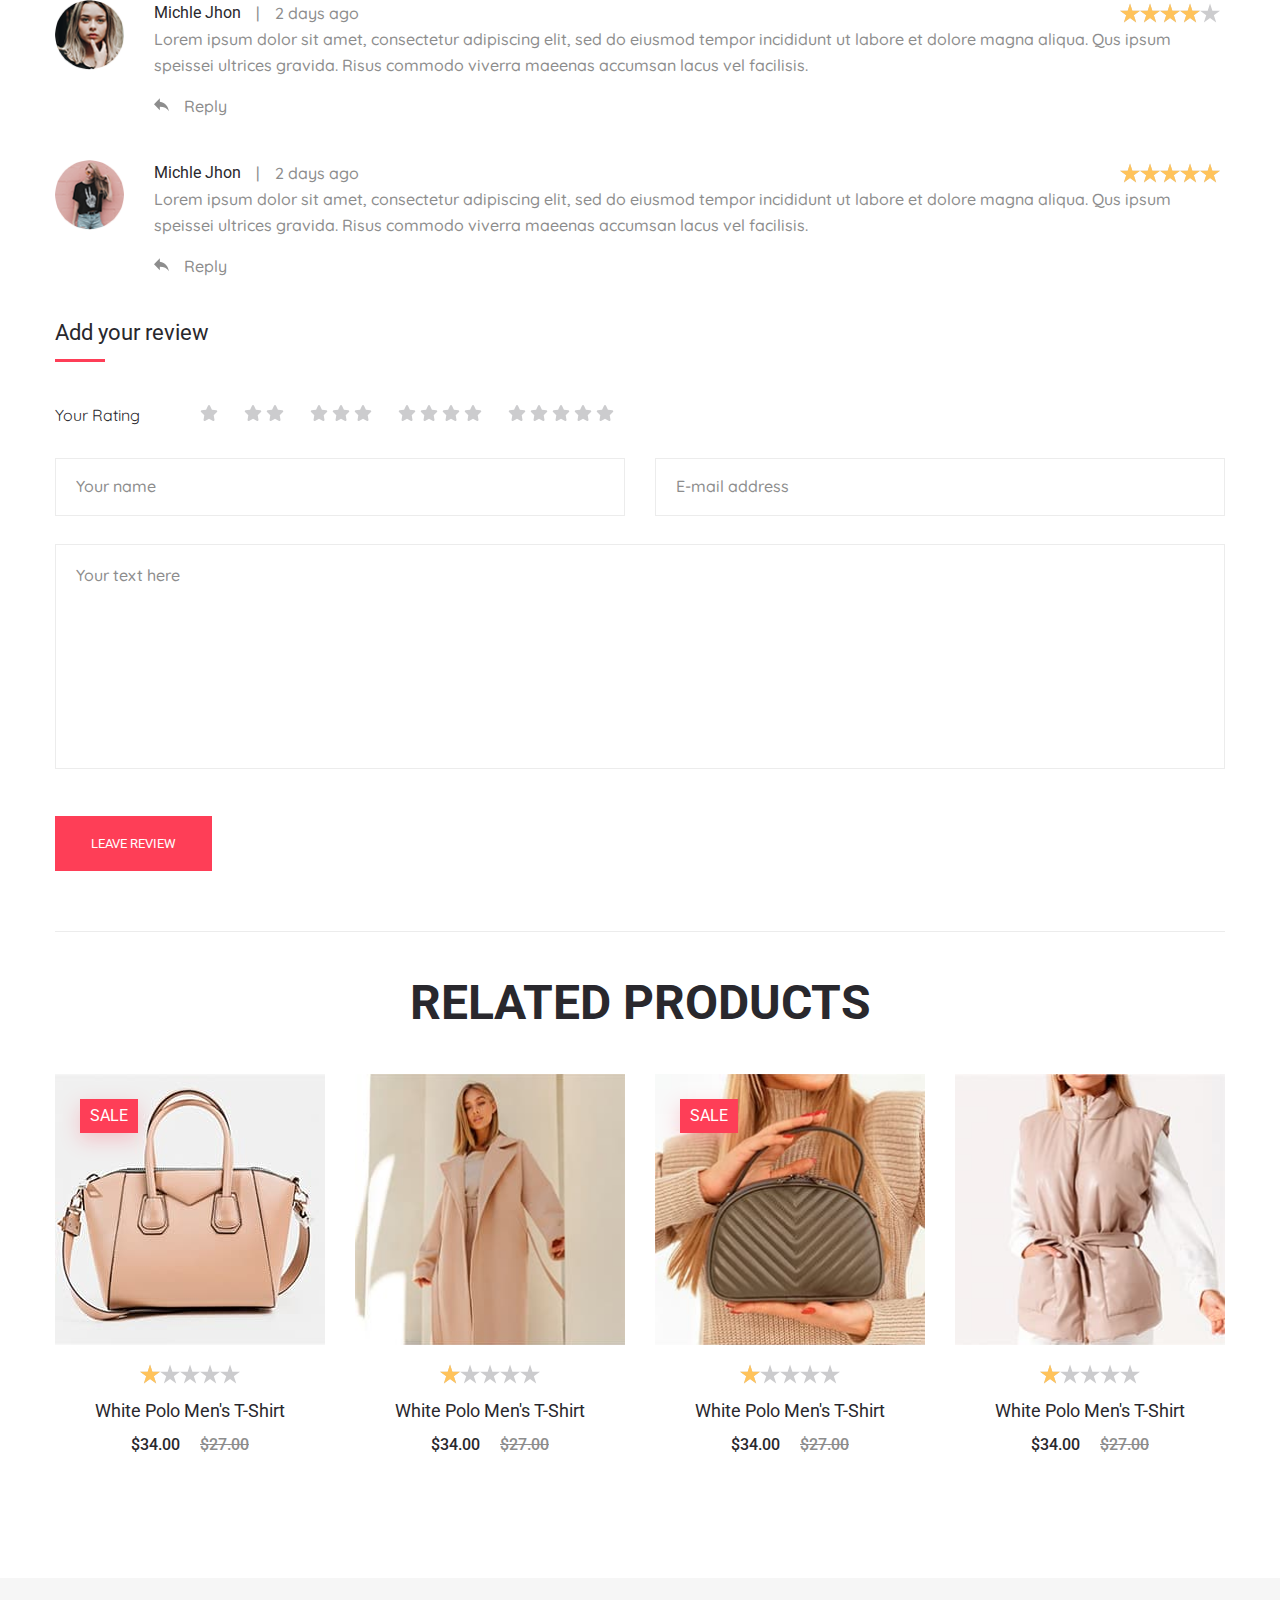
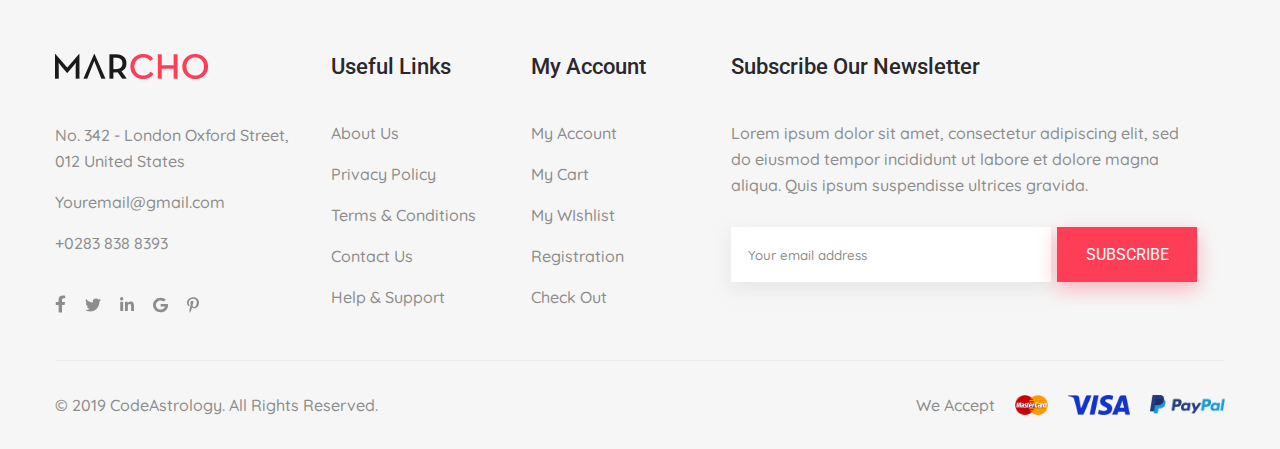
<file: product.html>
<!DOCTYPE html>
<html lang="en">
  <head>
    <meta charset="UTF-8" />
    <meta http-equiv="X-UA-Compatible" content="IE=edge" />
    <meta name="viewport" content="width=device-width, initial-scale=1.0" />
    <title>Marcho</title>
    <link rel="stylesheet" href="assets/css/style.min.css" />
    <script src="./assets/js/main.min.js" defer></script>
  </head>
  <body>
    <div class="wrapper">
      <header class="header">
        <div class="container">
          <div class="header__inner">
            <a class="header__logo-link" href="./index.html">
              <img class="header__logo" src="./assets/img/logo.webp" alt="logo" />
            </a>
            <div class="hamburger-menu">
              <input class="hamburger-menu__toggle" id="hamburger-menu__toggle" type="checkbox" />
              <label class="hamburger-menu__btn" for="hamburger-menu__toggle">
                <span></span>
              </label>

              <nav class="header__nav">
                <ul class="header__list">
                  <li class="header__list-item">
                    <a class="header__list-link" href="./index.html">HOME</a>
                  </li>
                  <li class="header__list-item">
                    <a class="header__list-link" href="./shop-page.html">SHOP</a>
                  </li>
                  <li class="header__list-item">
                    <a class="header__list-link header__list-link--active" href="./404-error.html">PAGE</a>
                  </li>
                  <li class="header__list-item">
                    <a class="header__list-link" href="./blog.html">BLOG</a>
                  </li>
                  <li class="header__list-item">
                    <a class="header__list-link" href="./contact.html">CONTACT</a>
                  </li>
                </ul>
              </nav>
            </div>
            <div class="header__menu">
              <div class="header__menu-item">
                <a class="header__menu-link" href="./register.html"
                  ><svg xmlns="http://www.w3.org/2000/svg" width="20" height="20" viewBox="0 0 20 20">
                    <g>
                      <g>
                        <path
                          fill="#29282d"
                          d="M20 19.998h-1.563c0-4.652-3.785-8.436-8.437-8.436-4.653 0-8.438 3.784-8.438 8.436H0c0-2.67 1.04-5.181 2.929-7.07a9.958 9.958 0 0 1 3.8-2.384 5.779 5.779 0 0 1-2.51-4.764A5.788 5.788 0 0 1 9.999 0a5.788 5.788 0 0 1 5.782 5.781c0 1.975-.995 3.72-2.51 4.764a9.958 9.958 0 0 1 3.8 2.384A9.935 9.935 0 0 1 20 19.998zm-10-10a4.224 4.224 0 0 0 4.219-4.218 4.223 4.223 0 0 0-4.22-4.219 4.223 4.223 0 0 0-4.218 4.22A4.224 4.224 0 0 0 10 9.998z"
                        />
                      </g>
                    </g>
                  </svg>
                </a>
              </div>
              <div class="header__menu-item">
                <a class="header__menu-link" href=""
                  ><svg xmlns="http://www.w3.org/2000/svg" width="20" height="20" viewBox="0 0 20 20">
                    <g>
                      <g>
                        <path
                          fill="#29282d"
                          d="M19.892 19.286l-.59.589a.416.416 0 0 1-.588 0l-5.81-5.81A7.879 7.879 0 0 1 7.93 15.83c-4.366 0-7.917-3.552-7.917-7.916 0-4.366 3.551-7.917 7.917-7.917 4.365 0 7.916 3.55 7.916 7.917a7.878 7.878 0 0 1-1.765 4.973l5.81 5.81a.416.416 0 0 1 0 .589zM14.181 7.914a6.257 6.257 0 0 0-6.25-6.25 6.257 6.257 0 0 0-6.25 6.25 6.256 6.256 0 0 0 6.25 6.25 6.257 6.257 0 0 0 6.25-6.25z"
                        />
                      </g>
                    </g>
                  </svg>
                </a>
              </div>
              <div class="header__menu-item">
                <a class="header__menu-link" href="#"
                  ><svg xmlns="http://www.w3.org/2000/svg" width="20" height="20" viewBox="0 0 20 20">
                    <g>
                      <g>
                        <path
                          fill="#29282d"
                          d="M17.777 11.803a228.502 228.502 0 0 1-4.216 4.966c-2.682 3.056-3.065 3.225-3.449 3.225h-.17c-.383 0-.809-.169-3.492-3.183-1.405-1.57-3.108-3.565-4.215-4.965C-.235 8.748-.192 6.2.276 4.63.957 2.254 2.959.81 4.449.26c1.703-.553 3.747 0 5.578 1.57C11.858.217 13.902-.378 15.605.217c1.49.508 3.492 1.951 4.173 4.37.469 1.57.469 4.118-2.001 7.215zm.426-6.706c-.511-1.782-2.002-2.843-3.109-3.268-1.234-.424-2.895.213-4.428 1.655-.043.086-.128.128-.213.17a.846.846 0 0 1-1.065-.126C7.856 2.042 6.195 1.405 4.96 1.873c-1.107.381-2.598 1.442-3.108 3.224-.511 1.74.085 3.693 1.703 5.687 1.959 2.462 5.322 6.324 6.472 7.386 1.15-1.062 4.514-4.924 6.473-7.386 1.618-1.994 2.214-3.989 1.703-5.686z"
                        />
                      </g>
                    </g>
                  </svg>
                </a>
                <div class="header__menu-num">3</div>
              </div>
              <div class="header__menu-item">
                <a class="header__menu-link" href="#"
                  ><svg xmlns="http://www.w3.org/2000/svg" width="22" height="20" viewBox="0 0 22 20">
                    <g>
                      <g>
                        <path
                          fill="#29282d"
                          d="M17.436 19.997c-1.513 0-2.744-1.221-2.744-2.724 0-1.502 1.23-2.725 2.744-2.725 1.513 0 2.743 1.223 2.743 2.725 0 1.503-1.23 2.724-2.743 2.724zm0-3.814c-.606 0-1.098.49-1.098 1.09 0 .6.492 1.09 1.098 1.09.605 0 1.097-.49 1.097-1.09 0-.6-.492-1.09-1.097-1.09zm1.756-2.806H6.379a.822.822 0 0 1-.8-.628L2.902 1.634H.837A.82.82 0 0 1 .014.817a.82.82 0 0 1 .823-.818h2.716c.38 0 .712.26.8.628l.741 3.077h16.1c.254 0 .493.116.649.314a.815.815 0 0 1 .15.7l-2.002 8.038a.822.822 0 0 1-.8.62zM7.029 11.742h11.519l1.595-6.402H5.488zm.447 8.255c-1.513 0-2.743-1.221-2.743-2.724 0-1.502 1.23-2.725 2.743-2.725s2.744 1.223 2.744 2.725c0 1.503-1.23 2.724-2.744 2.724zm0-3.814c-.605 0-1.097.49-1.097 1.09 0 .6.492 1.09 1.097 1.09.606 0 1.098-.49 1.098-1.09 0-.6-.492-1.09-1.098-1.09z"
                        />
                      </g>
                    </g>
                  </svg>
                </a>
                <div class="header__menu-num">3</div>
              </div>
            </div>
          </div>
        </div>
      </header>
      <main class="main">
        <section class="breadcrumbs">
          <div class="breadcrumbs__container">
            <div class="container">
              <h3 class="breadcrumbs__title">Product</h3>
              <div class="breadcrumbs__list">
                <a class="breadcrumbs__item" href="">Home</a>
                <a class="breadcrumbs__item" href="">Product</a>
              </div>
            </div>
          </div>
        </section>
        <section class="product-detail">
          <div class="container">
            <div class="product-detail__inner">
              <div class="product-detail__slider">
                <div class="product-detail__slider-mini">
                  <div class="product-detail__mini-item">
                    <img class="product-detail__slider-img" src="./assets/img/product-slider/1.jpg" alt="" />
                  </div>
                  <div class="product-detail__mini-item">
                    <img class="product-detail__slider-img" src="./assets/img/product-slider/2.jpg" alt="" />
                  </div>
                  <div class="product-detail__mini-item">
                    <img class="product-detail__slider-img" src="./assets/img/product-slider/3.jpg" alt="" />
                  </div>
                  <div class="product-detail__mini-item">
                    <img class="product-detail__slider-img" src="./assets/img/product-slider/4.jpg" alt="" />
                  </div>
                </div>
                <div class="product-detail__slider-max">
                  <div class="product-detail__max-item">
                    <img class="product-detail__slider-img" src="./assets/img/product-slider/img.jpg" alt="" />
                  </div>
                  <!-- <div class="product-detail__max-item">
                    <img class="product-detail__slider-img" src="./assets/img/product-slider/img.jpg" alt="" />
                  </div>
                  <div class="product-detail__max-item">
                    <img class="product-detail__slider-img" src="./assets/img/product-slider/img.jpg" alt="" />
                  </div>
                  <div class="product-detail__max-item">
                    <img class="product-detail__slider-img" src="./assets/img/product-slider/img.jpg" alt="" />
                  </div> -->
                </div>
              </div>
              <div class="product-detail__content">
                <h4 class="product-detail__title">Emboossed Packet Backpack</h4>
                <div class="product-detail__price-stars">
                  <div class="product-detail__prices">
                    <p class="product-detail__cur-price">$34.00</p>
                    <p class="product-detail__prev-price">$27.00</p>
                  </div>
                  <div class="product-detail__stars">
                    <div class="stars" data-rateyo-rating="1.0"></div>
                    <span>(22)</span>
                  </div>
                </div>
                <div class="product-detail__review">
                  <h6 class="product-detail__subtitle">Review:</h6>
                  <p class="product-detail__text">
                    Lorem ipsum dolor sit amet, consectetur adipscg elit, sed do eiusmod tempor incididunt ut laborea et dolore magna alqua.
                    Quis ipsum suspendssem moa ultrices gravida.
                  </p>
                </div>
                <div class="product-detail__color">
                  <h6 class="product-detail__subtitle">Color:</h6>
                  <div class="product-detail__color-inner">
                    <label class="product-detail__color-label">
                      <input class="product-detail__color-input" name="color" type="radio" />
                      <div class="product-detail__color-radio">
                        <div class="product-detail__color-box" style="background-color: #f49ac1"></div>
                      </div>
                    </label>
                    <label class="product-detail__color-label">
                      <input class="product-detail__color-input" name="color" type="radio" />
                      <div class="product-detail__color-radio">
                        <div class="product-detail__color-box" style="background-color: #e5e4e1"></div>
                      </div>
                    </label>
                    <label class="product-detail__color-label">
                      <input class="product-detail__color-input" name="color" type="radio" />
                      <div class="product-detail__color-radio">
                        <div class="product-detail__color-box" style="background-color: #ffbc41"></div>
                      </div>
                    </label>
                    <label class="product-detail__color-label">
                      <input class="product-detail__color-input" name="color" type="radio" />
                      <div class="product-detail__color-radio">
                        <div class="product-detail__color-box" style="background-color: #b370ff"></div>
                      </div>
                    </label>
                    <label class="product-detail__color-label">
                      <input class="product-detail__color-input" name="color" type="radio" />
                      <div class="product-detail__color-radio">
                        <div class="product-detail__color-box" style="background-color: #6fdf9e"></div>
                      </div>
                    </label>
                    <label class="product-detail__color-label">
                      <input class="product-detail__color-input" name="color" type="radio" />
                      <div class="product-detail__color-radio">
                        <div class="product-detail__color-box" style="background-color: #ff6060"></div>
                      </div>
                    </label>
                  </div>
                </div>
                <div class="product-detail__size">
                  <h6 class="product-detail__subtitle">Size:</h6>
                  <div class="product-detail__size-inner">
                    <label class="product-detail__size-label">
                      <input class="product-detail__size-input" name="size" type="radio" />
                      <div class="product-detail__size-radio">S</div>
                    </label>
                    <label class="product-detail__size-label">
                      <input class="product-detail__size-input" name="size" type="radio" />
                      <div class="product-detail__size-radio">M</div>
                    </label>
                    <label class="product-detail__size-label">
                      <input class="product-detail__size-input" name="size" type="radio" />
                      <div class="product-detail__size-radio">L</div>
                    </label>
                    <label class="product-detail__size-label">
                      <input class="product-detail__size-input" name="size" type="radio" />
                      <div class="product-detail__size-radio">XS</div>
                    </label>
                    <label class="product-detail__size-label">
                      <input class="product-detail__size-input" name="size" type="radio" />
                      <div class="product-detail__size-radio">XL</div>
                    </label>
                    <label class="product-detail__size-label">
                      <input class="product-detail__size-input" name="size" type="radio" />
                      <div class="product-detail__size-radio">XXL</div>
                    </label>
                  </div>
                </div>
                <div class="product-detail__characteristics">
                  <ul class="product-detail__list">
                    <li class="product-detail__list-item">
                      <div class="product-detail__key">SKU</div>
                      <div class="product-detail__value">11FSE7739</div>
                    </li>
                    <li class="product-detail__list-item">
                      <div class="product-detail__key">Categories</div>
                      <div class="product-detail__value">Woman</div>
                    </li>
                    <li class="product-detail__list-item">
                      <div class="product-detail__key">Tags</div>
                      <div class="product-detail__value"><a href="">Fashion</a> | <a href="">Woman</a> | <a href="">Sale</a></div>
                    </li>
                    <li class="product-detail__list-item">
                      <div class="product-detail__key">Share</div>
                      <div class="product-detail__value product-detail__value--social">
                        <a class="product-detail__social" href="">
                          <svg xmlns="http://www.w3.org/2000/svg" width="11" height="18" viewBox="0 0 11 17">
                            <path
                              d="M9.594 9.563l.492-3.079H7.027V4.488c0-.84.426-1.66 1.797-1.66h1.39V.207S8.955 0 7.747 0c-2.516 0-4.16 1.473-4.16 4.14v2.344h-2.8v3.079h2.8V17h3.441V9.562zm0 0"
                              fill="#8d8d8d"
                            />
                          </svg>
                        </a>
                        <a class="product-detail__social" href="">
                          <svg xmlns="http://www.w3.org/2000/svg" width="16" height="16">
                            <path
                              d="M14.355 4.742c.012.14.012.285.012.426 0 4.336-3.3 9.328-9.332 9.328A9.266 9.266 0 0 1 0 13.027c.266.028.52.04.793.04 1.531 0 2.941-.52 4.07-1.403a3.286 3.286 0 0 1-3.066-2.273c.203.03.406.05.621.05.293 0 .586-.039.86-.113a3.278 3.278 0 0 1-2.63-3.215V6.07c.438.246.946.399 1.485.418a3.278 3.278 0 0 1-1.461-2.73c0-.61.16-1.168.445-1.656a9.315 9.315 0 0 0 6.762 3.43 3.676 3.676 0 0 1-.082-.75 3.277 3.277 0 0 1 3.277-3.278c.946 0 1.797.394 2.399 1.035a6.554 6.554 0 0 0 2.082-.793 3.285 3.285 0 0 1-1.442 1.809A6.67 6.67 0 0 0 16 3.047a7.059 7.059 0 0 1-1.645 1.695zm0 0"
                              fill="#8d8d8d"
                            />
                          </svg>
                        </a>
                        <a class="product-detail__social" href="">
                          <svg
                            xmlns="http://www.w3.org/2000/svg"
                            xmlns:xlink="http://www.w3.org/1999/xlink"
                            width="14px"
                            height="16px"
                            viewBox="0 0 14 16"
                            version="1.1"
                          >
                            <g id="surface1">
                              <path
                                style="stroke: none; fill-rule: nonzero; fill-opacity: 1"
                                d="M 7.003906 4.40625 C 5.015625 4.40625 3.414062 6.007812 3.414062 7.996094 C 3.414062 9.984375 5.015625 11.585938 7.003906 11.585938 C 8.992188 11.585938 10.59375 9.984375 10.59375 7.996094 C 10.59375 6.007812 8.992188 4.40625 7.003906 4.40625 Z M 7.003906 10.332031 C 5.71875 10.332031 4.667969 9.285156 4.667969 7.996094 C 4.667969 6.710938 5.714844 5.664062 7.003906 5.664062 C 8.289062 5.664062 9.335938 6.710938 9.335938 7.996094 C 9.335938 9.285156 8.289062 10.332031 7.003906 10.332031 Z M 11.578125 4.257812 C 11.578125 4.726562 11.203125 5.097656 10.742188 5.097656 C 10.273438 5.097656 9.902344 4.722656 9.902344 4.257812 C 9.902344 3.796875 10.277344 3.421875 10.742188 3.421875 C 11.203125 3.421875 11.578125 3.796875 11.578125 4.257812 Z M 13.957031 5.109375 C 13.902344 3.988281 13.648438 2.992188 12.824219 2.175781 C 12.007812 1.355469 11.011719 1.101562 9.890625 1.042969 C 8.734375 0.976562 5.269531 0.976562 4.113281 1.042969 C 2.992188 1.097656 2 1.351562 1.179688 2.171875 C 0.355469 2.992188 0.101562 3.984375 0.046875 5.105469 C -0.0195312 6.261719 -0.0195312 9.726562 0.046875 10.882812 C 0.101562 12.007812 0.355469 13 1.179688 13.820312 C 2 14.636719 2.992188 14.894531 4.113281 14.949219 C 5.269531 15.015625 8.734375 15.015625 9.890625 14.949219 C 11.011719 14.898438 12.007812 14.640625 12.824219 13.820312 C 13.644531 13 13.898438 12.007812 13.957031 10.882812 C 14.023438 9.726562 14.023438 6.265625 13.957031 5.109375 Z M 12.460938 12.125 C 12.21875 12.738281 11.746094 13.210938 11.132812 13.457031 C 10.210938 13.820312 8.023438 13.738281 7.003906 13.738281 C 5.984375 13.738281 3.792969 13.820312 2.875 13.457031 C 2.261719 13.210938 1.789062 12.742188 1.542969 12.125 C 1.179688 11.203125 1.261719 9.015625 1.261719 7.996094 C 1.261719 6.976562 1.179688 4.789062 1.542969 3.867188 C 1.789062 3.257812 2.257812 2.785156 2.875 2.539062 C 3.796875 2.171875 5.984375 2.257812 7.003906 2.257812 C 8.023438 2.257812 10.210938 2.175781 11.132812 2.539062 C 11.742188 2.78125 12.214844 3.253906 12.460938 3.867188 C 12.828125 4.789062 12.742188 6.976562 12.742188 7.996094 C 12.742188 9.015625 12.828125 11.207031 12.460938 12.125 Z M 12.460938 12.125 "
                                fill="#8d8d8d"
                              />
                            </g>
                          </svg>
                        </a>
                        <a class="product-detail__social" href="">
                          <svg xmlns="http://www.w3.org/2000/svg" width="12" height="16">
                            <path
                              d="M6.375.203C3.168.203 0 2.34 0 5.801 0 8 1.238 9.25 1.988 9.25c.309 0 .489-.863.489-1.105 0-.293-.743-.91-.743-2.122 0-2.511 1.914-4.293 4.387-4.293 2.129 0 3.703 1.211 3.703 3.434 0 1.656-.664 4.77-2.82 4.77-.777 0-1.445-.563-1.445-1.368 0-1.183.824-2.324.824-3.543 0-2.07-2.934-1.695-2.934.805 0 .524.067 1.106.301 1.586-.43 1.856-1.313 4.621-1.313 6.531 0 .594.086 1.172.141 1.766.106.117.055.105.215.047 1.574-2.156 1.52-2.578 2.23-5.403.387.73 1.38 1.125 2.168 1.125C10.508 11.48 12 8.246 12 5.332 12 2.227 9.32.203 6.375.203zm0 0"
                              fill="#8d8d8d"
                            />
                          </svg>
                        </a>
                      </div>
                    </li>
                  </ul>
                </div>
                <div class="product-detail__quantity-cart">
                  <input class="product-detail__quantity" type="number" min="1" value="1" />
                  <button class="product-detail__cart" type="submit">Add to cart</button>
                </div>
              </div>
            </div>
          </div>
        </section>
        <section class="product-variation">
          <div class="container">
            <div class="product-variation__bar">
              <a href="#tab-1" class="product-variation__bar-item">Description</a>
              <a href="#tab-2" class="product-variation__bar-item">Additional information</a>
              <a href="#tab-3" class="product-variation__bar-item product-variation__bar-item--active">Reviews</a>
            </div>
            <div class="product-variation__content">
              <div class="product-variation__content-item" id="tab-1">Content 1</div>
              <div class="product-variation__content-item" id="tab-2">Content 2</div>
              <div class="product-variation__content-item product-variation__content-item--active" id="tab-3">
                <div class="reviews">
                  <div class="reviews__item">
                    <img class="reviews__img" src="./assets/img/reviews/1.png" alt="" />
                    <div class="reviews__content">
                      <div class="reviews__box">
                        <div class="reviews__name-date">
                          <p class="reviews__name">Michle Jhon</p>
                          |
                          <p class="reviews__date">2 days ago</p>
                        </div>
                        <div class="reviews__stars stars" data-rateyo-rating="1.0"></div>
                      </div>
                      <p class="reviews__text">
                        Lorem ipsum dolor sit amet, consectetur adipiscing elit, sed do eiusmod tempor incididunt ut labore et dolore magna
                        aliqua. Qus ipsum speissei ultrices gravida. Risus commodo viverra maeenas accumsan lacus vel facilisis.
                      </p>
                      <a class="reviews__reply" href=""
                        ><svg xmlns="http://www.w3.org/2000/svg" width="15" height="14" viewBox="0 0 15 14">
                          <g>
                            <g>
                              <path
                                fill="#8d8d8d"
                                d="M5.835 3.67V.202L0 6.269l5.834 6.066V8.782c4.167 0 7.084 1.387 9.167 4.42-.833-4.333-3.334-8.666-9.167-9.533z"
                              />
                            </g>
                          </g>
                        </svg>
                        Reply
                      </a>
                    </div>
                  </div>
                  <div class="reviews__item">
                    <img class="reviews__img" src="./assets/img/reviews/2.png" alt="" />
                    <div class="reviews__content">
                      <div class="reviews__box">
                        <div class="reviews__name-date">
                          <p class="reviews__name">Michle Jhon</p>
                          |
                          <p class="reviews__date">2 days ago</p>
                        </div>
                        <div class="reviews__stars stars" data-rateyo-rating="4.0"></div>
                      </div>
                      <p class="reviews__text">
                        Lorem ipsum dolor sit amet, consectetur adipiscing elit, sed do eiusmod tempor incididunt ut labore et dolore magna
                        aliqua. Qus ipsum speissei ultrices gravida. Risus commodo viverra maeenas accumsan lacus vel facilisis.
                      </p>
                      <a class="reviews__reply" href=""
                        ><svg xmlns="http://www.w3.org/2000/svg" width="15" height="14" viewBox="0 0 15 14">
                          <g>
                            <g>
                              <path
                                fill="#8d8d8d"
                                d="M5.835 3.67V.202L0 6.269l5.834 6.066V8.782c4.167 0 7.084 1.387 9.167 4.42-.833-4.333-3.334-8.666-9.167-9.533z"
                              />
                            </g>
                          </g>
                        </svg>
                        Reply
                      </a>
                    </div>
                  </div>
                  <div class="reviews__item">
                    <img class="reviews__img" src="./assets/img/reviews/3.png" alt="" />
                    <div class="reviews__content">
                      <div class="reviews__box">
                        <div class="reviews__name-date">
                          <p class="reviews__name">Michle Jhon</p>
                          |
                          <p class="reviews__date">2 days ago</p>
                        </div>
                        <div class="reviews__stars stars" data-rateyo-rating="5.0"></div>
                      </div>
                      <p class="reviews__text">
                        Lorem ipsum dolor sit amet, consectetur adipiscing elit, sed do eiusmod tempor incididunt ut labore et dolore magna
                        aliqua. Qus ipsum speissei ultrices gravida. Risus commodo viverra maeenas accumsan lacus vel facilisis.
                      </p>
                      <a class="reviews__reply" href=""
                        ><svg xmlns="http://www.w3.org/2000/svg" width="15" height="14" viewBox="0 0 15 14">
                          <g>
                            <g>
                              <path
                                fill="#8d8d8d"
                                d="M5.835 3.67V.202L0 6.269l5.834 6.066V8.782c4.167 0 7.084 1.387 9.167 4.42-.833-4.333-3.334-8.666-9.167-9.533z"
                              />
                            </g>
                          </g>
                        </svg>
                        Reply
                      </a>
                    </div>
                  </div>
                </div>
                <div class="add-reviews">
                  <h3 class="add-reviews__title">Add your review</h3>
                  <form class="add-reviews__form" action="">
                    <div class="add-reviews__rating">
                      <p class="add-reviews__text">Your Rating</p>
                      <div class="add-reviews__stars">
                        <label class="add-reviews__stars-box">
                          <input class="add-reviews__stars-input" type="radio" name="stars" />
                          <span class="add-reviews__stars-svg">
                            <svg
                              xmlns="http://www.w3.org/2000/svg"
                              xmlns:xlink="http://www.w3.org/1999/xlink"
                              width="18px"
                              height="16px"
                              viewBox="0 0 18 16"
                              version="1.1"
                            >
                              <g id="surface1">
                                <path
                                  style="stroke: none; fill-rule: nonzero; fill-opacity: 1"
                                  d="M 9.902344 0.5625 C 9.738281 0.21875 9.386719 0 9.003906 0 C 8.617188 0 8.273438 0.21875 8.101562 0.5625 L 6.09375 4.695312 L 1.605469 5.359375 C 1.230469 5.414062 0.917969 5.679688 0.804688 6.039062 C 0.6875 6.398438 0.78125 6.792969 1.050781 7.058594 L 4.304688 10.28125 L 3.539062 14.835938 C 3.476562 15.210938 3.632812 15.589844 3.941406 15.8125 C 4.25 16.035156 4.660156 16.0625 4.996094 15.882812 L 9.007812 13.742188 L 13.015625 15.882812 C 13.351562 16.0625 13.761719 16.039062 14.070312 15.8125 C 14.382812 15.585938 14.539062 15.210938 14.476562 14.835938 L 13.703125 10.28125 L 16.960938 7.058594 C 17.226562 6.792969 17.324219 6.398438 17.207031 6.039062 C 17.085938 5.679688 16.777344 5.414062 16.402344 5.359375 L 11.914062 4.695312 Z M 9.902344 0.5625 "
                                  fill="#ccccce"
                                />
                              </g>
                            </svg>
                          </span>
                        </label>
                        <label class="add-reviews__stars-box">
                          <input class="add-reviews__stars-input" type="radio" name="stars" />
                          <span class="add-reviews__stars-svg">
                            <svg
                              xmlns="http://www.w3.org/2000/svg"
                              xmlns:xlink="http://www.w3.org/1999/xlink"
                              width="18px"
                              height="16px"
                              viewBox="0 0 18 16"
                              version="1.1"
                            >
                              <g id="surface1">
                                <path
                                  style="stroke: none; fill-rule: nonzero; fill-opacity: 1"
                                  d="M 9.902344 0.5625 C 9.738281 0.21875 9.386719 0 9.003906 0 C 8.617188 0 8.273438 0.21875 8.101562 0.5625 L 6.09375 4.695312 L 1.605469 5.359375 C 1.230469 5.414062 0.917969 5.679688 0.804688 6.039062 C 0.6875 6.398438 0.78125 6.792969 1.050781 7.058594 L 4.304688 10.28125 L 3.539062 14.835938 C 3.476562 15.210938 3.632812 15.589844 3.941406 15.8125 C 4.25 16.035156 4.660156 16.0625 4.996094 15.882812 L 9.007812 13.742188 L 13.015625 15.882812 C 13.351562 16.0625 13.761719 16.039062 14.070312 15.8125 C 14.382812 15.585938 14.539062 15.210938 14.476562 14.835938 L 13.703125 10.28125 L 16.960938 7.058594 C 17.226562 6.792969 17.324219 6.398438 17.207031 6.039062 C 17.085938 5.679688 16.777344 5.414062 16.402344 5.359375 L 11.914062 4.695312 Z M 9.902344 0.5625 "
                                  fill="#ccccce"
                                />
                              </g>
                            </svg>
                            <svg
                              xmlns="http://www.w3.org/2000/svg"
                              xmlns:xlink="http://www.w3.org/1999/xlink"
                              width="18px"
                              height="16px"
                              viewBox="0 0 18 16"
                              version="1.1"
                            >
                              <g id="surface1">
                                <path
                                  style="stroke: none; fill-rule: nonzero; fill-opacity: 1"
                                  d="M 9.902344 0.5625 C 9.738281 0.21875 9.386719 0 9.003906 0 C 8.617188 0 8.273438 0.21875 8.101562 0.5625 L 6.09375 4.695312 L 1.605469 5.359375 C 1.230469 5.414062 0.917969 5.679688 0.804688 6.039062 C 0.6875 6.398438 0.78125 6.792969 1.050781 7.058594 L 4.304688 10.28125 L 3.539062 14.835938 C 3.476562 15.210938 3.632812 15.589844 3.941406 15.8125 C 4.25 16.035156 4.660156 16.0625 4.996094 15.882812 L 9.007812 13.742188 L 13.015625 15.882812 C 13.351562 16.0625 13.761719 16.039062 14.070312 15.8125 C 14.382812 15.585938 14.539062 15.210938 14.476562 14.835938 L 13.703125 10.28125 L 16.960938 7.058594 C 17.226562 6.792969 17.324219 6.398438 17.207031 6.039062 C 17.085938 5.679688 16.777344 5.414062 16.402344 5.359375 L 11.914062 4.695312 Z M 9.902344 0.5625 "
                                  fill="#ccccce"
                                />
                              </g>
                            </svg>
                          </span>
                        </label>
                        <label class="add-reviews__stars-box">
                          <input class="add-reviews__stars-input" type="radio" name="stars" />
                          <span class="add-reviews__stars-svg">
                            <svg
                              xmlns="http://www.w3.org/2000/svg"
                              xmlns:xlink="http://www.w3.org/1999/xlink"
                              width="18px"
                              height="16px"
                              viewBox="0 0 18 16"
                              version="1.1"
                            >
                              <g id="surface1">
                                <path
                                  style="stroke: none; fill-rule: nonzero; fill-opacity: 1"
                                  d="M 9.902344 0.5625 C 9.738281 0.21875 9.386719 0 9.003906 0 C 8.617188 0 8.273438 0.21875 8.101562 0.5625 L 6.09375 4.695312 L 1.605469 5.359375 C 1.230469 5.414062 0.917969 5.679688 0.804688 6.039062 C 0.6875 6.398438 0.78125 6.792969 1.050781 7.058594 L 4.304688 10.28125 L 3.539062 14.835938 C 3.476562 15.210938 3.632812 15.589844 3.941406 15.8125 C 4.25 16.035156 4.660156 16.0625 4.996094 15.882812 L 9.007812 13.742188 L 13.015625 15.882812 C 13.351562 16.0625 13.761719 16.039062 14.070312 15.8125 C 14.382812 15.585938 14.539062 15.210938 14.476562 14.835938 L 13.703125 10.28125 L 16.960938 7.058594 C 17.226562 6.792969 17.324219 6.398438 17.207031 6.039062 C 17.085938 5.679688 16.777344 5.414062 16.402344 5.359375 L 11.914062 4.695312 Z M 9.902344 0.5625 "
                                  fill="#ccccce"
                                />
                              </g>
                            </svg>
                            <svg
                              xmlns="http://www.w3.org/2000/svg"
                              xmlns:xlink="http://www.w3.org/1999/xlink"
                              width="18px"
                              height="16px"
                              viewBox="0 0 18 16"
                              version="1.1"
                            >
                              <g id="surface1">
                                <path
                                  style="stroke: none; fill-rule: nonzero; fill-opacity: 1"
                                  d="M 9.902344 0.5625 C 9.738281 0.21875 9.386719 0 9.003906 0 C 8.617188 0 8.273438 0.21875 8.101562 0.5625 L 6.09375 4.695312 L 1.605469 5.359375 C 1.230469 5.414062 0.917969 5.679688 0.804688 6.039062 C 0.6875 6.398438 0.78125 6.792969 1.050781 7.058594 L 4.304688 10.28125 L 3.539062 14.835938 C 3.476562 15.210938 3.632812 15.589844 3.941406 15.8125 C 4.25 16.035156 4.660156 16.0625 4.996094 15.882812 L 9.007812 13.742188 L 13.015625 15.882812 C 13.351562 16.0625 13.761719 16.039062 14.070312 15.8125 C 14.382812 15.585938 14.539062 15.210938 14.476562 14.835938 L 13.703125 10.28125 L 16.960938 7.058594 C 17.226562 6.792969 17.324219 6.398438 17.207031 6.039062 C 17.085938 5.679688 16.777344 5.414062 16.402344 5.359375 L 11.914062 4.695312 Z M 9.902344 0.5625 "
                                  fill="#ccccce"
                                />
                              </g>
                            </svg>
                            <svg
                              xmlns="http://www.w3.org/2000/svg"
                              xmlns:xlink="http://www.w3.org/1999/xlink"
                              width="18px"
                              height="16px"
                              viewBox="0 0 18 16"
                              version="1.1"
                            >
                              <g id="surface1">
                                <path
                                  style="stroke: none; fill-rule: nonzero; fill-opacity: 1"
                                  d="M 9.902344 0.5625 C 9.738281 0.21875 9.386719 0 9.003906 0 C 8.617188 0 8.273438 0.21875 8.101562 0.5625 L 6.09375 4.695312 L 1.605469 5.359375 C 1.230469 5.414062 0.917969 5.679688 0.804688 6.039062 C 0.6875 6.398438 0.78125 6.792969 1.050781 7.058594 L 4.304688 10.28125 L 3.539062 14.835938 C 3.476562 15.210938 3.632812 15.589844 3.941406 15.8125 C 4.25 16.035156 4.660156 16.0625 4.996094 15.882812 L 9.007812 13.742188 L 13.015625 15.882812 C 13.351562 16.0625 13.761719 16.039062 14.070312 15.8125 C 14.382812 15.585938 14.539062 15.210938 14.476562 14.835938 L 13.703125 10.28125 L 16.960938 7.058594 C 17.226562 6.792969 17.324219 6.398438 17.207031 6.039062 C 17.085938 5.679688 16.777344 5.414062 16.402344 5.359375 L 11.914062 4.695312 Z M 9.902344 0.5625 "
                                  fill="#ccccce"
                                />
                              </g>
                            </svg>
                          </span>
                        </label>
                        <label class="add-reviews__stars-box">
                          <input class="add-reviews__stars-input" type="radio" name="stars" />
                          <span class="add-reviews__stars-svg">
                            <svg
                              xmlns="http://www.w3.org/2000/svg"
                              xmlns:xlink="http://www.w3.org/1999/xlink"
                              width="18px"
                              height="16px"
                              viewBox="0 0 18 16"
                              version="1.1"
                            >
                              <g id="surface1">
                                <path
                                  style="stroke: none; fill-rule: nonzero; fill-opacity: 1"
                                  d="M 9.902344 0.5625 C 9.738281 0.21875 9.386719 0 9.003906 0 C 8.617188 0 8.273438 0.21875 8.101562 0.5625 L 6.09375 4.695312 L 1.605469 5.359375 C 1.230469 5.414062 0.917969 5.679688 0.804688 6.039062 C 0.6875 6.398438 0.78125 6.792969 1.050781 7.058594 L 4.304688 10.28125 L 3.539062 14.835938 C 3.476562 15.210938 3.632812 15.589844 3.941406 15.8125 C 4.25 16.035156 4.660156 16.0625 4.996094 15.882812 L 9.007812 13.742188 L 13.015625 15.882812 C 13.351562 16.0625 13.761719 16.039062 14.070312 15.8125 C 14.382812 15.585938 14.539062 15.210938 14.476562 14.835938 L 13.703125 10.28125 L 16.960938 7.058594 C 17.226562 6.792969 17.324219 6.398438 17.207031 6.039062 C 17.085938 5.679688 16.777344 5.414062 16.402344 5.359375 L 11.914062 4.695312 Z M 9.902344 0.5625 "
                                  fill="#ccccce"
                                />
                              </g>
                            </svg>
                            <svg
                              xmlns="http://www.w3.org/2000/svg"
                              xmlns:xlink="http://www.w3.org/1999/xlink"
                              width="18px"
                              height="16px"
                              viewBox="0 0 18 16"
                              version="1.1"
                            >
                              <g id="surface1">
                                <path
                                  style="stroke: none; fill-rule: nonzero; fill-opacity: 1"
                                  d="M 9.902344 0.5625 C 9.738281 0.21875 9.386719 0 9.003906 0 C 8.617188 0 8.273438 0.21875 8.101562 0.5625 L 6.09375 4.695312 L 1.605469 5.359375 C 1.230469 5.414062 0.917969 5.679688 0.804688 6.039062 C 0.6875 6.398438 0.78125 6.792969 1.050781 7.058594 L 4.304688 10.28125 L 3.539062 14.835938 C 3.476562 15.210938 3.632812 15.589844 3.941406 15.8125 C 4.25 16.035156 4.660156 16.0625 4.996094 15.882812 L 9.007812 13.742188 L 13.015625 15.882812 C 13.351562 16.0625 13.761719 16.039062 14.070312 15.8125 C 14.382812 15.585938 14.539062 15.210938 14.476562 14.835938 L 13.703125 10.28125 L 16.960938 7.058594 C 17.226562 6.792969 17.324219 6.398438 17.207031 6.039062 C 17.085938 5.679688 16.777344 5.414062 16.402344 5.359375 L 11.914062 4.695312 Z M 9.902344 0.5625 "
                                  fill="#ccccce"
                                />
                              </g>
                            </svg>
                            <svg
                              xmlns="http://www.w3.org/2000/svg"
                              xmlns:xlink="http://www.w3.org/1999/xlink"
                              width="18px"
                              height="16px"
                              viewBox="0 0 18 16"
                              version="1.1"
                            >
                              <g id="surface1">
                                <path
                                  style="stroke: none; fill-rule: nonzero; fill-opacity: 1"
                                  d="M 9.902344 0.5625 C 9.738281 0.21875 9.386719 0 9.003906 0 C 8.617188 0 8.273438 0.21875 8.101562 0.5625 L 6.09375 4.695312 L 1.605469 5.359375 C 1.230469 5.414062 0.917969 5.679688 0.804688 6.039062 C 0.6875 6.398438 0.78125 6.792969 1.050781 7.058594 L 4.304688 10.28125 L 3.539062 14.835938 C 3.476562 15.210938 3.632812 15.589844 3.941406 15.8125 C 4.25 16.035156 4.660156 16.0625 4.996094 15.882812 L 9.007812 13.742188 L 13.015625 15.882812 C 13.351562 16.0625 13.761719 16.039062 14.070312 15.8125 C 14.382812 15.585938 14.539062 15.210938 14.476562 14.835938 L 13.703125 10.28125 L 16.960938 7.058594 C 17.226562 6.792969 17.324219 6.398438 17.207031 6.039062 C 17.085938 5.679688 16.777344 5.414062 16.402344 5.359375 L 11.914062 4.695312 Z M 9.902344 0.5625 "
                                  fill="#ccccce"
                                />
                              </g>
                            </svg>
                            <svg
                              xmlns="http://www.w3.org/2000/svg"
                              xmlns:xlink="http://www.w3.org/1999/xlink"
                              width="18px"
                              height="16px"
                              viewBox="0 0 18 16"
                              version="1.1"
                            >
                              <g id="surface1">
                                <path
                                  style="stroke: none; fill-rule: nonzero; fill-opacity: 1"
                                  d="M 9.902344 0.5625 C 9.738281 0.21875 9.386719 0 9.003906 0 C 8.617188 0 8.273438 0.21875 8.101562 0.5625 L 6.09375 4.695312 L 1.605469 5.359375 C 1.230469 5.414062 0.917969 5.679688 0.804688 6.039062 C 0.6875 6.398438 0.78125 6.792969 1.050781 7.058594 L 4.304688 10.28125 L 3.539062 14.835938 C 3.476562 15.210938 3.632812 15.589844 3.941406 15.8125 C 4.25 16.035156 4.660156 16.0625 4.996094 15.882812 L 9.007812 13.742188 L 13.015625 15.882812 C 13.351562 16.0625 13.761719 16.039062 14.070312 15.8125 C 14.382812 15.585938 14.539062 15.210938 14.476562 14.835938 L 13.703125 10.28125 L 16.960938 7.058594 C 17.226562 6.792969 17.324219 6.398438 17.207031 6.039062 C 17.085938 5.679688 16.777344 5.414062 16.402344 5.359375 L 11.914062 4.695312 Z M 9.902344 0.5625 "
                                  fill="#ccccce"
                                />
                              </g>
                            </svg>
                          </span>
                        </label>
                        <label class="add-reviews__stars-box">
                          <input class="add-reviews__stars-input" type="radio" name="stars" />
                          <span class="add-reviews__stars-svg">
                            <svg
                              xmlns="http://www.w3.org/2000/svg"
                              xmlns:xlink="http://www.w3.org/1999/xlink"
                              width="18px"
                              height="16px"
                              viewBox="0 0 18 16"
                              version="1.1"
                            >
                              <g id="surface1">
                                <path
                                  style="stroke: none; fill-rule: nonzero; fill-opacity: 1"
                                  d="M 9.902344 0.5625 C 9.738281 0.21875 9.386719 0 9.003906 0 C 8.617188 0 8.273438 0.21875 8.101562 0.5625 L 6.09375 4.695312 L 1.605469 5.359375 C 1.230469 5.414062 0.917969 5.679688 0.804688 6.039062 C 0.6875 6.398438 0.78125 6.792969 1.050781 7.058594 L 4.304688 10.28125 L 3.539062 14.835938 C 3.476562 15.210938 3.632812 15.589844 3.941406 15.8125 C 4.25 16.035156 4.660156 16.0625 4.996094 15.882812 L 9.007812 13.742188 L 13.015625 15.882812 C 13.351562 16.0625 13.761719 16.039062 14.070312 15.8125 C 14.382812 15.585938 14.539062 15.210938 14.476562 14.835938 L 13.703125 10.28125 L 16.960938 7.058594 C 17.226562 6.792969 17.324219 6.398438 17.207031 6.039062 C 17.085938 5.679688 16.777344 5.414062 16.402344 5.359375 L 11.914062 4.695312 Z M 9.902344 0.5625 "
                                  fill="#ccccce"
                                />
                              </g>
                            </svg>
                            <svg
                              xmlns="http://www.w3.org/2000/svg"
                              xmlns:xlink="http://www.w3.org/1999/xlink"
                              width="18px"
                              height="16px"
                              viewBox="0 0 18 16"
                              version="1.1"
                            >
                              <g id="surface1">
                                <path
                                  style="stroke: none; fill-rule: nonzero; fill-opacity: 1"
                                  d="M 9.902344 0.5625 C 9.738281 0.21875 9.386719 0 9.003906 0 C 8.617188 0 8.273438 0.21875 8.101562 0.5625 L 6.09375 4.695312 L 1.605469 5.359375 C 1.230469 5.414062 0.917969 5.679688 0.804688 6.039062 C 0.6875 6.398438 0.78125 6.792969 1.050781 7.058594 L 4.304688 10.28125 L 3.539062 14.835938 C 3.476562 15.210938 3.632812 15.589844 3.941406 15.8125 C 4.25 16.035156 4.660156 16.0625 4.996094 15.882812 L 9.007812 13.742188 L 13.015625 15.882812 C 13.351562 16.0625 13.761719 16.039062 14.070312 15.8125 C 14.382812 15.585938 14.539062 15.210938 14.476562 14.835938 L 13.703125 10.28125 L 16.960938 7.058594 C 17.226562 6.792969 17.324219 6.398438 17.207031 6.039062 C 17.085938 5.679688 16.777344 5.414062 16.402344 5.359375 L 11.914062 4.695312 Z M 9.902344 0.5625 "
                                  fill="#ccccce"
                                />
                              </g>
                            </svg>
                            <svg
                              xmlns="http://www.w3.org/2000/svg"
                              xmlns:xlink="http://www.w3.org/1999/xlink"
                              width="18px"
                              height="16px"
                              viewBox="0 0 18 16"
                              version="1.1"
                            >
                              <g id="surface1">
                                <path
                                  style="stroke: none; fill-rule: nonzero; fill-opacity: 1"
                                  d="M 9.902344 0.5625 C 9.738281 0.21875 9.386719 0 9.003906 0 C 8.617188 0 8.273438 0.21875 8.101562 0.5625 L 6.09375 4.695312 L 1.605469 5.359375 C 1.230469 5.414062 0.917969 5.679688 0.804688 6.039062 C 0.6875 6.398438 0.78125 6.792969 1.050781 7.058594 L 4.304688 10.28125 L 3.539062 14.835938 C 3.476562 15.210938 3.632812 15.589844 3.941406 15.8125 C 4.25 16.035156 4.660156 16.0625 4.996094 15.882812 L 9.007812 13.742188 L 13.015625 15.882812 C 13.351562 16.0625 13.761719 16.039062 14.070312 15.8125 C 14.382812 15.585938 14.539062 15.210938 14.476562 14.835938 L 13.703125 10.28125 L 16.960938 7.058594 C 17.226562 6.792969 17.324219 6.398438 17.207031 6.039062 C 17.085938 5.679688 16.777344 5.414062 16.402344 5.359375 L 11.914062 4.695312 Z M 9.902344 0.5625 "
                                  fill="#ccccce"
                                />
                              </g>
                            </svg>
                            <svg
                              xmlns="http://www.w3.org/2000/svg"
                              xmlns:xlink="http://www.w3.org/1999/xlink"
                              width="18px"
                              height="16px"
                              viewBox="0 0 18 16"
                              version="1.1"
                            >
                              <g id="surface1">
                                <path
                                  style="stroke: none; fill-rule: nonzero; fill-opacity: 1"
                                  d="M 9.902344 0.5625 C 9.738281 0.21875 9.386719 0 9.003906 0 C 8.617188 0 8.273438 0.21875 8.101562 0.5625 L 6.09375 4.695312 L 1.605469 5.359375 C 1.230469 5.414062 0.917969 5.679688 0.804688 6.039062 C 0.6875 6.398438 0.78125 6.792969 1.050781 7.058594 L 4.304688 10.28125 L 3.539062 14.835938 C 3.476562 15.210938 3.632812 15.589844 3.941406 15.8125 C 4.25 16.035156 4.660156 16.0625 4.996094 15.882812 L 9.007812 13.742188 L 13.015625 15.882812 C 13.351562 16.0625 13.761719 16.039062 14.070312 15.8125 C 14.382812 15.585938 14.539062 15.210938 14.476562 14.835938 L 13.703125 10.28125 L 16.960938 7.058594 C 17.226562 6.792969 17.324219 6.398438 17.207031 6.039062 C 17.085938 5.679688 16.777344 5.414062 16.402344 5.359375 L 11.914062 4.695312 Z M 9.902344 0.5625 "
                                  fill="#ccccce"
                                />
                              </g>
                            </svg>
                            <svg
                              xmlns="http://www.w3.org/2000/svg"
                              xmlns:xlink="http://www.w3.org/1999/xlink"
                              width="18px"
                              height="16px"
                              viewBox="0 0 18 16"
                              version="1.1"
                            >
                              <g id="surface1">
                                <path
                                  style="stroke: none; fill-rule: nonzero; fill-opacity: 1"
                                  d="M 9.902344 0.5625 C 9.738281 0.21875 9.386719 0 9.003906 0 C 8.617188 0 8.273438 0.21875 8.101562 0.5625 L 6.09375 4.695312 L 1.605469 5.359375 C 1.230469 5.414062 0.917969 5.679688 0.804688 6.039062 C 0.6875 6.398438 0.78125 6.792969 1.050781 7.058594 L 4.304688 10.28125 L 3.539062 14.835938 C 3.476562 15.210938 3.632812 15.589844 3.941406 15.8125 C 4.25 16.035156 4.660156 16.0625 4.996094 15.882812 L 9.007812 13.742188 L 13.015625 15.882812 C 13.351562 16.0625 13.761719 16.039062 14.070312 15.8125 C 14.382812 15.585938 14.539062 15.210938 14.476562 14.835938 L 13.703125 10.28125 L 16.960938 7.058594 C 17.226562 6.792969 17.324219 6.398438 17.207031 6.039062 C 17.085938 5.679688 16.777344 5.414062 16.402344 5.359375 L 11.914062 4.695312 Z M 9.902344 0.5625 "
                                  fill="#ccccce"
                                />
                              </g>
                            </svg>
                          </span>
                        </label>
                      </div>
                    </div>
                    <div class="add-reviews__input-box">
                      <input class="add-reviews__input" type="text" placeholder="Your name" />
                      <input class="add-reviews__input" type="text" placeholder="E-mail address" />
                    </div>
                    <textarea class="add-reviews__input-text" placeholder="Your text here"></textarea>
                    <button class="add-reviews__btn btn" type="submit">Leave Review</button>
                  </form>
                </div>
              </div>
            </div>
          </div>
        </section>
        <section class="related-products">
          <div class="container">
            <h2 class="related-products__title">RELATED PRODUCTS</h2>
            <div class="related-products__list">
              <div class="products__item products__item--sale">
                <div class="products__img-box">
                  <img class="products__img" src="./assets/img/related products/1.jpg" alt="product" />
                  <div class="products__hover">
                    <a class="products__hover-item" href="">
                      <svg xmlns="http://www.w3.org/2000/svg" width="19" height="20">
                        <path
                          fill="#29282d"
                          d="M18.709 18.22c.396.42.384 1.087-.029 1.49a1.022 1.022 0 0 1-1.464-.03l-4.718-4.99a7.757 7.757 0 0 1-4.55 1.463c-4.38 0-7.943-3.624-7.943-8.078 0-4.453 3.563-8.077 7.942-8.077 4.381 0 7.944 3.624 7.944 8.077 0 1.907-.66 3.738-1.863 5.194zM7.947 2.105c-3.236 0-5.87 2.679-5.87 5.969 0 3.292 2.634 5.97 5.87 5.97 3.238 0 5.872-2.678 5.872-5.97 0-3.29-2.634-5.97-5.872-5.97z"
                        />
                      </svg>
                    </a>
                    <a class="products__hover-item products__hover-item--decor" href="">
                      <svg xmlns="http://www.w3.org/2000/svg" width="16" height="20">
                        <path
                          fill="#29282d"
                          d="M15.999 17.294a.211.211 0 0 1 .004.05c0 1.468-1.345 2.662-3 2.662H3.007c-1.655 0-3-1.194-3-2.663 0-.016.004-.032.004-.05L1.156 4.397a.548.548 0 0 1 .547-.504h2.354A3.953 3.953 0 0 1 8.005.002a3.953 3.953 0 0 1 3.948 3.89h2.354a.55.55 0 0 1 .547.504zM8.005 1.106a2.849 2.849 0 0 0-2.844 2.786h5.688a2.849 2.849 0 0 0-2.844-2.786zm4.998 17.796c1.034 0 1.88-.687 1.896-1.534L13.8 5.001h-1.847v1.677a.55.55 0 0 1-.552.552.55.55 0 0 1-.552-.552V5H5.157v1.677a.55.55 0 0 1-.552.552.55.55 0 0 1-.552-.552V5H2.206L1.111 17.368c.016.847.858 1.534 1.896 1.534z"
                        />
                      </svg>
                    </a>
                    <a class="products__hover-item" href="">
                      <svg xmlns="http://www.w3.org/2000/svg" width="23" height="20">
                        <path
                          fill="#29282d"
                          d="M21.327 1.964c1.083 1.208 1.679 2.827 1.679 4.557 0 1.884-.748 3.636-2.353 5.513-1.434 1.68-3.497 3.41-5.887 5.413a271.15 271.15 0 0 0-2.791 2.363l-.03.024a.677.677 0 0 1-.888 0l-.03-.024c-.98-.845-1.9-1.617-2.79-2.363-2.39-2.004-4.454-3.734-5.888-5.413C.744 10.157-.004 8.405-.004 6.521c0-1.73.597-3.349 1.68-4.557C2.81.697 4.383-.001 6.107-.001c2.425 0 3.96 1.424 4.82 2.62.224.31.414.62.573.913.16-.293.35-.603.573-.914.86-1.195 2.396-2.62 4.82-2.62 1.724 0 3.298.698 4.433 1.966zm.33 4.557c0-1.407-.476-2.715-1.341-3.68a4.532 4.532 0 0 0-3.422-1.516c-1.848 0-3.043 1.12-3.72 2.06a7.817 7.817 0 0 0-1.032 2.019.673.673 0 0 1-.64.458.673.673 0 0 1-.642-.458 7.825 7.825 0 0 0-1.032-2.019c-.677-.94-1.871-2.06-3.72-2.06A4.532 4.532 0 0 0 2.687 2.84c-.866.966-1.342 2.274-1.342 3.681 0 3.405 3.089 5.995 7.766 9.916.767.644 1.557 1.306 2.39 2.018.833-.712 1.623-1.375 2.39-2.018 4.677-3.92 7.767-6.511 7.767-9.916z"
                        />
                      </svg>
                    </a>
                  </div>
                </div>
                <div class="products__inner-box">
                  <div class="products__info">
                    <div class="stars" data-rateyo-rating="1.0"></div>
                    <h4 class="products__subtitle">White Polo Men's T-Shirt</h4>
                    <div class="products__prices">
                      <p class="products__cur-price">$34.00</p>
                      <p class="products__prev-price">$27.00</p>
                    </div>
                  </div>
                  <div class="products__content">
                    <p class="products__content-text">
                      Lorem ipsum dolor sit amet, adipiscing elit, sed de eusmod utlitoi labore et dolore magna aliqua.
                    </p>
                    <button class="products__button">Add to cart</button>
                  </div>
                </div>
              </div>
              <div class="products__item">
                <div class="products__img-box">
                  <img class="products__img" src="./assets/img/related products/2.jpg" alt="product" />
                  <div class="products__hover">
                    <a class="products__hover-item" href="">
                      <svg xmlns="http://www.w3.org/2000/svg" width="19" height="20">
                        <path
                          fill="#29282d"
                          d="M18.709 18.22c.396.42.384 1.087-.029 1.49a1.022 1.022 0 0 1-1.464-.03l-4.718-4.99a7.757 7.757 0 0 1-4.55 1.463c-4.38 0-7.943-3.624-7.943-8.078 0-4.453 3.563-8.077 7.942-8.077 4.381 0 7.944 3.624 7.944 8.077 0 1.907-.66 3.738-1.863 5.194zM7.947 2.105c-3.236 0-5.87 2.679-5.87 5.969 0 3.292 2.634 5.97 5.87 5.97 3.238 0 5.872-2.678 5.872-5.97 0-3.29-2.634-5.97-5.872-5.97z"
                        />
                      </svg>
                    </a>
                    <a class="products__hover-item products__hover-item--decor" href="">
                      <svg xmlns="http://www.w3.org/2000/svg" width="16" height="20">
                        <path
                          fill="#29282d"
                          d="M15.999 17.294a.211.211 0 0 1 .004.05c0 1.468-1.345 2.662-3 2.662H3.007c-1.655 0-3-1.194-3-2.663 0-.016.004-.032.004-.05L1.156 4.397a.548.548 0 0 1 .547-.504h2.354A3.953 3.953 0 0 1 8.005.002a3.953 3.953 0 0 1 3.948 3.89h2.354a.55.55 0 0 1 .547.504zM8.005 1.106a2.849 2.849 0 0 0-2.844 2.786h5.688a2.849 2.849 0 0 0-2.844-2.786zm4.998 17.796c1.034 0 1.88-.687 1.896-1.534L13.8 5.001h-1.847v1.677a.55.55 0 0 1-.552.552.55.55 0 0 1-.552-.552V5H5.157v1.677a.55.55 0 0 1-.552.552.55.55 0 0 1-.552-.552V5H2.206L1.111 17.368c.016.847.858 1.534 1.896 1.534z"
                        />
                      </svg>
                    </a>
                    <a class="products__hover-item" href="">
                      <svg xmlns="http://www.w3.org/2000/svg" width="23" height="20">
                        <path
                          fill="#29282d"
                          d="M21.327 1.964c1.083 1.208 1.679 2.827 1.679 4.557 0 1.884-.748 3.636-2.353 5.513-1.434 1.68-3.497 3.41-5.887 5.413a271.15 271.15 0 0 0-2.791 2.363l-.03.024a.677.677 0 0 1-.888 0l-.03-.024c-.98-.845-1.9-1.617-2.79-2.363-2.39-2.004-4.454-3.734-5.888-5.413C.744 10.157-.004 8.405-.004 6.521c0-1.73.597-3.349 1.68-4.557C2.81.697 4.383-.001 6.107-.001c2.425 0 3.96 1.424 4.82 2.62.224.31.414.62.573.913.16-.293.35-.603.573-.914.86-1.195 2.396-2.62 4.82-2.62 1.724 0 3.298.698 4.433 1.966zm.33 4.557c0-1.407-.476-2.715-1.341-3.68a4.532 4.532 0 0 0-3.422-1.516c-1.848 0-3.043 1.12-3.72 2.06a7.817 7.817 0 0 0-1.032 2.019.673.673 0 0 1-.64.458.673.673 0 0 1-.642-.458 7.825 7.825 0 0 0-1.032-2.019c-.677-.94-1.871-2.06-3.72-2.06A4.532 4.532 0 0 0 2.687 2.84c-.866.966-1.342 2.274-1.342 3.681 0 3.405 3.089 5.995 7.766 9.916.767.644 1.557 1.306 2.39 2.018.833-.712 1.623-1.375 2.39-2.018 4.677-3.92 7.767-6.511 7.767-9.916z"
                        />
                      </svg>
                    </a>
                  </div>
                </div>
                <div class="products__inner-box">
                  <div class="products__info">
                    <div class="stars" data-rateyo-rating="1.0"></div>
                    <h4 class="products__subtitle">White Polo Men's T-Shirt</h4>
                    <div class="products__prices">
                      <p class="products__cur-price">$34.00</p>
                      <p class="products__prev-price">$27.00</p>
                    </div>
                  </div>
                  <div class="products__content">
                    <p class="products__content-text">
                      Lorem ipsum dolor sit amet, adipiscing elit, sed de eusmod utlitoi labore et dolore magna aliqua.
                    </p>
                    <button class="products__button">Add to cart</button>
                  </div>
                </div>
              </div>
              <div class="products__item products__item--sale">
                <div class="products__img-box">
                  <img class="products__img" src="./assets/img/related products/3.jpg" alt="product" />
                  <div class="products__hover">
                    <a class="products__hover-item" href="">
                      <svg xmlns="http://www.w3.org/2000/svg" width="19" height="20">
                        <path
                          fill="#29282d"
                          d="M18.709 18.22c.396.42.384 1.087-.029 1.49a1.022 1.022 0 0 1-1.464-.03l-4.718-4.99a7.757 7.757 0 0 1-4.55 1.463c-4.38 0-7.943-3.624-7.943-8.078 0-4.453 3.563-8.077 7.942-8.077 4.381 0 7.944 3.624 7.944 8.077 0 1.907-.66 3.738-1.863 5.194zM7.947 2.105c-3.236 0-5.87 2.679-5.87 5.969 0 3.292 2.634 5.97 5.87 5.97 3.238 0 5.872-2.678 5.872-5.97 0-3.29-2.634-5.97-5.872-5.97z"
                        />
                      </svg>
                    </a>
                    <a class="products__hover-item products__hover-item--decor" href="">
                      <svg xmlns="http://www.w3.org/2000/svg" width="16" height="20">
                        <path
                          fill="#29282d"
                          d="M15.999 17.294a.211.211 0 0 1 .004.05c0 1.468-1.345 2.662-3 2.662H3.007c-1.655 0-3-1.194-3-2.663 0-.016.004-.032.004-.05L1.156 4.397a.548.548 0 0 1 .547-.504h2.354A3.953 3.953 0 0 1 8.005.002a3.953 3.953 0 0 1 3.948 3.89h2.354a.55.55 0 0 1 .547.504zM8.005 1.106a2.849 2.849 0 0 0-2.844 2.786h5.688a2.849 2.849 0 0 0-2.844-2.786zm4.998 17.796c1.034 0 1.88-.687 1.896-1.534L13.8 5.001h-1.847v1.677a.55.55 0 0 1-.552.552.55.55 0 0 1-.552-.552V5H5.157v1.677a.55.55 0 0 1-.552.552.55.55 0 0 1-.552-.552V5H2.206L1.111 17.368c.016.847.858 1.534 1.896 1.534z"
                        />
                      </svg>
                    </a>
                    <a class="products__hover-item" href="">
                      <svg xmlns="http://www.w3.org/2000/svg" width="23" height="20">
                        <path
                          fill="#29282d"
                          d="M21.327 1.964c1.083 1.208 1.679 2.827 1.679 4.557 0 1.884-.748 3.636-2.353 5.513-1.434 1.68-3.497 3.41-5.887 5.413a271.15 271.15 0 0 0-2.791 2.363l-.03.024a.677.677 0 0 1-.888 0l-.03-.024c-.98-.845-1.9-1.617-2.79-2.363-2.39-2.004-4.454-3.734-5.888-5.413C.744 10.157-.004 8.405-.004 6.521c0-1.73.597-3.349 1.68-4.557C2.81.697 4.383-.001 6.107-.001c2.425 0 3.96 1.424 4.82 2.62.224.31.414.62.573.913.16-.293.35-.603.573-.914.86-1.195 2.396-2.62 4.82-2.62 1.724 0 3.298.698 4.433 1.966zm.33 4.557c0-1.407-.476-2.715-1.341-3.68a4.532 4.532 0 0 0-3.422-1.516c-1.848 0-3.043 1.12-3.72 2.06a7.817 7.817 0 0 0-1.032 2.019.673.673 0 0 1-.64.458.673.673 0 0 1-.642-.458 7.825 7.825 0 0 0-1.032-2.019c-.677-.94-1.871-2.06-3.72-2.06A4.532 4.532 0 0 0 2.687 2.84c-.866.966-1.342 2.274-1.342 3.681 0 3.405 3.089 5.995 7.766 9.916.767.644 1.557 1.306 2.39 2.018.833-.712 1.623-1.375 2.39-2.018 4.677-3.92 7.767-6.511 7.767-9.916z"
                        />
                      </svg>
                    </a>
                  </div>
                </div>
                <div class="products__inner-box">
                  <div class="products__info">
                    <div class="stars" data-rateyo-rating="1.0"></div>
                    <h4 class="products__subtitle">White Polo Men's T-Shirt</h4>
                    <div class="products__prices">
                      <p class="products__cur-price">$34.00</p>
                      <p class="products__prev-price">$27.00</p>
                    </div>
                  </div>
                  <div class="products__content">
                    <p class="products__content-text">
                      Lorem ipsum dolor sit amet, adipiscing elit, sed de eusmod utlitoi labore et dolore magna aliqua.
                    </p>
                    <button class="products__button">Add to cart</button>
                  </div>
                </div>
              </div>
              <div class="products__item">
                <div class="products__img-box">
                  <img class="products__img" src="./assets/img/related products/4.jpg" alt="product" />
                  <div class="products__hover">
                    <a class="products__hover-item" href="">
                      <svg xmlns="http://www.w3.org/2000/svg" width="19" height="20">
                        <path
                          fill="#29282d"
                          d="M18.709 18.22c.396.42.384 1.087-.029 1.49a1.022 1.022 0 0 1-1.464-.03l-4.718-4.99a7.757 7.757 0 0 1-4.55 1.463c-4.38 0-7.943-3.624-7.943-8.078 0-4.453 3.563-8.077 7.942-8.077 4.381 0 7.944 3.624 7.944 8.077 0 1.907-.66 3.738-1.863 5.194zM7.947 2.105c-3.236 0-5.87 2.679-5.87 5.969 0 3.292 2.634 5.97 5.87 5.97 3.238 0 5.872-2.678 5.872-5.97 0-3.29-2.634-5.97-5.872-5.97z"
                        />
                      </svg>
                    </a>
                    <a class="products__hover-item products__hover-item--decor" href="">
                      <svg xmlns="http://www.w3.org/2000/svg" width="16" height="20">
                        <path
                          fill="#29282d"
                          d="M15.999 17.294a.211.211 0 0 1 .004.05c0 1.468-1.345 2.662-3 2.662H3.007c-1.655 0-3-1.194-3-2.663 0-.016.004-.032.004-.05L1.156 4.397a.548.548 0 0 1 .547-.504h2.354A3.953 3.953 0 0 1 8.005.002a3.953 3.953 0 0 1 3.948 3.89h2.354a.55.55 0 0 1 .547.504zM8.005 1.106a2.849 2.849 0 0 0-2.844 2.786h5.688a2.849 2.849 0 0 0-2.844-2.786zm4.998 17.796c1.034 0 1.88-.687 1.896-1.534L13.8 5.001h-1.847v1.677a.55.55 0 0 1-.552.552.55.55 0 0 1-.552-.552V5H5.157v1.677a.55.55 0 0 1-.552.552.55.55 0 0 1-.552-.552V5H2.206L1.111 17.368c.016.847.858 1.534 1.896 1.534z"
                        />
                      </svg>
                    </a>
                    <a class="products__hover-item" href="">
                      <svg xmlns="http://www.w3.org/2000/svg" width="23" height="20">
                        <path
                          fill="#29282d"
                          d="M21.327 1.964c1.083 1.208 1.679 2.827 1.679 4.557 0 1.884-.748 3.636-2.353 5.513-1.434 1.68-3.497 3.41-5.887 5.413a271.15 271.15 0 0 0-2.791 2.363l-.03.024a.677.677 0 0 1-.888 0l-.03-.024c-.98-.845-1.9-1.617-2.79-2.363-2.39-2.004-4.454-3.734-5.888-5.413C.744 10.157-.004 8.405-.004 6.521c0-1.73.597-3.349 1.68-4.557C2.81.697 4.383-.001 6.107-.001c2.425 0 3.96 1.424 4.82 2.62.224.31.414.62.573.913.16-.293.35-.603.573-.914.86-1.195 2.396-2.62 4.82-2.62 1.724 0 3.298.698 4.433 1.966zm.33 4.557c0-1.407-.476-2.715-1.341-3.68a4.532 4.532 0 0 0-3.422-1.516c-1.848 0-3.043 1.12-3.72 2.06a7.817 7.817 0 0 0-1.032 2.019.673.673 0 0 1-.64.458.673.673 0 0 1-.642-.458 7.825 7.825 0 0 0-1.032-2.019c-.677-.94-1.871-2.06-3.72-2.06A4.532 4.532 0 0 0 2.687 2.84c-.866.966-1.342 2.274-1.342 3.681 0 3.405 3.089 5.995 7.766 9.916.767.644 1.557 1.306 2.39 2.018.833-.712 1.623-1.375 2.39-2.018 4.677-3.92 7.767-6.511 7.767-9.916z"
                        />
                      </svg>
                    </a>
                  </div>
                </div>
                <div class="products__inner-box">
                  <div class="products__info">
                    <div class="stars" data-rateyo-rating="1.0"></div>
                    <h4 class="products__subtitle">White Polo Men's T-Shirt</h4>
                    <div class="products__prices">
                      <p class="products__cur-price">$34.00</p>
                      <p class="products__prev-price">$27.00</p>
                    </div>
                  </div>
                  <div class="products__content">
                    <p class="products__content-text">
                      Lorem ipsum dolor sit amet, adipiscing elit, sed de eusmod utlitoi labore et dolore magna aliqua.
                    </p>
                    <button class="products__button">Add to cart</button>
                  </div>
                </div>
              </div>
            </div>
          </div>
        </section>
      </main>
      <footer class="footer">
        <div class="container">
          <div class="footer__top">
            <div class="footer__contant">
              <a class="footer__contant-logo" href="./index.html">
                <img class="footer__logo" src="./assets/img/footer_logo.webp" alt="footer logo" />
              </a>

              <div class="footer__contant-content">
                <a class="footer__adress" href="https://goo.gl/maps/LVFMTo2FL1HLJFUv6">No. 342 - London Oxford Street, 012 United States</a>
                <a class="footer__email" href="mailto:Youremail@gmail.com">Youremail@gmail.com</a>
                <a class="footer__phone" href="tel:+02838388393">+0283 838 8393</a>
              </div>
              <div class="footer__contant-social">
                <a class="footer__contant-link" href="https://rkn.gov.ru/images/news/image34253.jpg">
                  <svg xmlns="http://www.w3.org/2000/svg" width="11" height="18" viewBox="0 0 11 17">
                    <path
                      d="M9.594 9.563l.492-3.079H7.027V4.488c0-.84.426-1.66 1.797-1.66h1.39V.207S8.955 0 7.747 0c-2.516 0-4.16 1.473-4.16 4.14v2.344h-2.8v3.079h2.8V17h3.441V9.562zm0 0"
                      fill="#8d8d8d"
                    />
                  </svg>
                </a>
                <a class="footer__contant-link" href="https://rkn.gov.ru/images/news/image34253.jpg">
                  <svg xmlns="http://www.w3.org/2000/svg" width="16" height="16">
                    <path
                      d="M14.355 4.742c.012.14.012.285.012.426 0 4.336-3.3 9.328-9.332 9.328A9.266 9.266 0 0 1 0 13.027c.266.028.52.04.793.04 1.531 0 2.941-.52 4.07-1.403a3.286 3.286 0 0 1-3.066-2.273c.203.03.406.05.621.05.293 0 .586-.039.86-.113a3.278 3.278 0 0 1-2.63-3.215V6.07c.438.246.946.399 1.485.418a3.278 3.278 0 0 1-1.461-2.73c0-.61.16-1.168.445-1.656a9.315 9.315 0 0 0 6.762 3.43 3.676 3.676 0 0 1-.082-.75 3.277 3.277 0 0 1 3.277-3.278c.946 0 1.797.394 2.399 1.035a6.554 6.554 0 0 0 2.082-.793 3.285 3.285 0 0 1-1.442 1.809A6.67 6.67 0 0 0 16 3.047a7.059 7.059 0 0 1-1.645 1.695zm0 0"
                      fill="#8d8d8d"
                    />
                  </svg>
                </a>
                <a class="footer__contant-link" href="https://rkn.gov.ru/images/news/image34253.jpg">
                  <svg xmlns="http://www.w3.org/2000/svg" width="14" height="16">
                    <path
                      d="M3.133 14H.23V4.652h2.903zM1.68 3.379c-.926 0-1.68-.77-1.68-1.7a1.682 1.682 0 0 1 3.363 0c0 .93-.754 1.7-1.683 1.7zM13.996 14h-2.894V9.45c0-1.083-.024-2.473-1.512-2.473-1.508 0-1.738 1.175-1.738 2.394V14H4.953V4.652h2.781V5.93h.043c.387-.735 1.332-1.512 2.746-1.512 2.938 0 3.477 1.934 3.477 4.45V14zm0 0"
                      fill="#8d8d8d"
                    />
                  </svg>
                </a>
                <a class="footer__contant-link" href="https://rkn.gov.ru/images/news/image34253.jpg">
                  <svg xmlns="http://www.w3.org/2000/svg" width="15" height="16" viewBox="0 0 15 15">
                    <path
                      d="M15 7.672c0 4.144-2.977 7.094-7.379 7.094C3.406 14.766 0 11.52 0 7.5S3.406.234 7.621.234c2.055 0 3.781.72 5.113 1.903L10.66 4.039C7.945 1.54 2.898 3.414 2.898 7.5c0 2.535 2.125 4.586 4.723 4.586 3.02 0 4.152-2.059 4.328-3.129H7.621v-2.5h7.258c.07.371.121.73.121 1.215zm0 0"
                      fill="#8d8d8d"
                    />
                  </svg>
                </a>
                <a class="footer__contant-link" href="https://rkn.gov.ru/images/news/image34253.jpg">
                  <svg xmlns="http://www.w3.org/2000/svg" width="12" height="16">
                    <path
                      d="M6.375.203C3.168.203 0 2.34 0 5.801 0 8 1.238 9.25 1.988 9.25c.309 0 .489-.863.489-1.105 0-.293-.743-.91-.743-2.122 0-2.511 1.914-4.293 4.387-4.293 2.129 0 3.703 1.211 3.703 3.434 0 1.656-.664 4.77-2.82 4.77-.777 0-1.445-.563-1.445-1.368 0-1.183.824-2.324.824-3.543 0-2.07-2.934-1.695-2.934.805 0 .524.067 1.106.301 1.586-.43 1.856-1.313 4.621-1.313 6.531 0 .594.086 1.172.141 1.766.106.117.055.105.215.047 1.574-2.156 1.52-2.578 2.23-5.403.387.73 1.38 1.125 2.168 1.125C10.508 11.48 12 8.246 12 5.332 12 2.227 9.32.203 6.375.203zm0 0"
                      fill="#8d8d8d"
                    />
                  </svg>
                </a>
              </div>
            </div>
            <div class="footer__useful-links">
              <h5 class="footer__subtitle">Useful Links</h5>
              <div class="footer__links">
                <a class="footer__link-item" href="./contact.html">About Us</a>
                <a class="footer__link-item" href="#">Privacy Policy</a>
                <a class="footer__link-item" href="#">Terms & Conditions</a>
                <a class="footer__link-item" href="#">Contact Us</a>
                <a class="footer__link-item" href="#">Help & Support</a>
              </div>
            </div>
            <div class="footer__account">
              <h5 class="footer__subtitle">My Account</h5>
              <div class="footer__links">
                <a class="footer__link-item" href="./404-error.html">My Account</a>
                <a class="footer__link-item" href="#">My Cart</a>
                <a class="footer__link-item" href="#">My WIshlist</a>
                <a class="footer__link-item" href="./register.html">Registration</a>
                <a class="footer__link-item" href="#">Check Out</a>
              </div>
            </div>
            <div class="footer__subscribe">
              <h5 class="footer__subtitle">Subscribe Our Newsletter</h5>
              <p class="footer__text">
                Lorem ipsum dolor sit amet, consectetur adipiscing elit, sed do eiusmod tempor incididunt ut labore et dolore magna aliqua.
                Quis ipsum suspendisse ultrices gravida.
              </p>
              <form class="footer__form" action="">
                <input class="footer__input" placeholder="Your email address" type="text" />
                <button class="footer__btn">Subscribe</button>
              </form>
            </div>
          </div>
          <div class="footer__bottom">
            <div class="footer__copyright">© 2019 CodeAstrology. All Rights Reserved.</div>
            <div class="footer__payments">
              <p class="footer__payments-text">We Accept</p>
              <img class="footer__payments-img" src="./assets/img/icons/mastercard.webp" alt="mastercard" />
              <img class="footer__payments-img" src="./assets/img/icons/visa.webp" alt="visa" />
              <img class="footer__payments-img" src="./assets/img/icons/paypal.webp" alt="paypal" />
            </div>
          </div>
        </div>
      </footer>
    </div>
  </body>
</html>
</file>
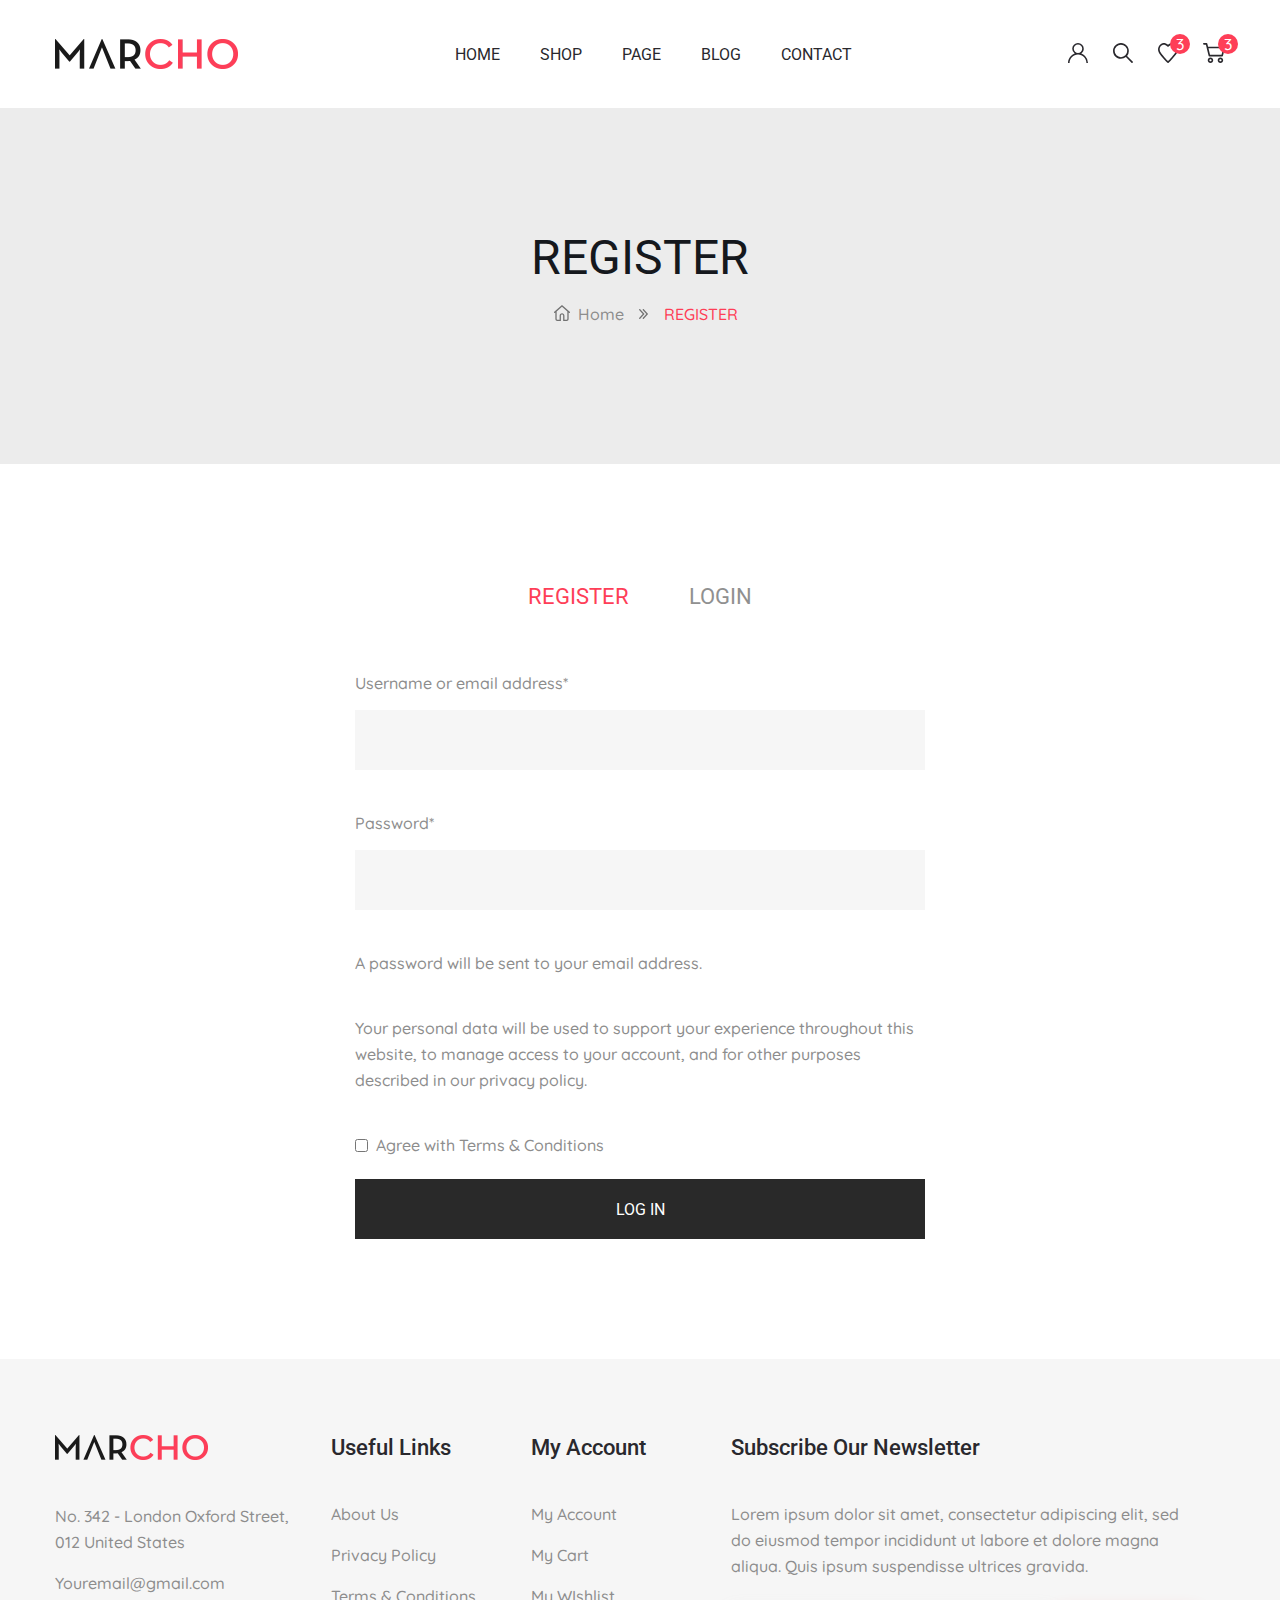
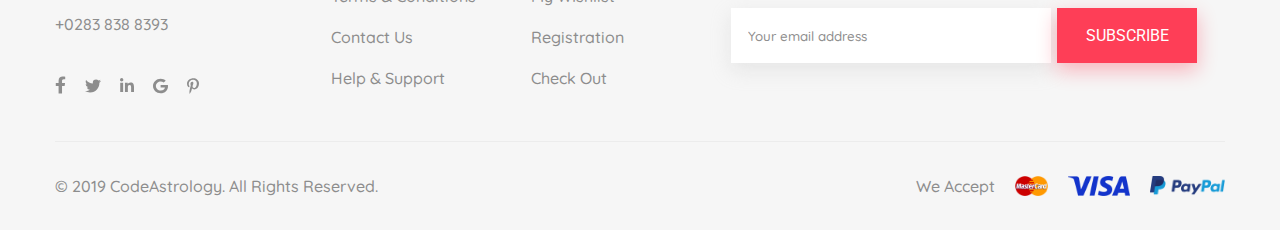
<file: register.html>
<!DOCTYPE html>
<html lang="en">
  <head>
    <meta charset="UTF-8" />
    <meta http-equiv="X-UA-Compatible" content="IE=edge" />
    <meta name="viewport" content="width=device-width, initial-scale=1.0" />
    <title>Marcho</title>
    <link rel="stylesheet" href="assets/css/style.min.css" />
    <script src="./assets/js/main.min.js" defer></script>
  </head>
  <body>
    <div class="wrapper">
      <header class="header">
        <div class="container">
          <div class="header__inner">
            <a class="header__logo-link" href="./index.html">
              <img class="header__logo" src="./assets/img/logo.webp" alt="logo" />
            </a>
            <div class="hamburger-menu">
              <input class="hamburger-menu__toggle" id="hamburger-menu__toggle" type="checkbox" />
              <label class="hamburger-menu__btn" for="hamburger-menu__toggle">
                <span></span>
              </label>

              <nav class="header__nav">
                <ul class="header__list">
                  <li class="header__list-item">
                    <a class="header__list-link" href="./index.html">HOME</a>
                  </li>
                  <li class="header__list-item">
                    <a class="header__list-link" href="./shop-page.html">SHOP</a>
                  </li>
                  <li class="header__list-item">
                    <a class="header__list-link" href="./404-error.html">PAGE</a>
                  </li>
                  <li class="header__list-item">
                    <a class="header__list-link" href="./blog.html">BLOG</a>
                  </li>
                  <li class="header__list-item">
                    <a class="header__list-link" href="./contact.html">CONTACT</a>
                  </li>
                </ul>
              </nav>
            </div>
            <div class="header__menu">
              <div class="header__menu-item">
                <a class="header__menu-link" href="./register.html"
                  ><svg xmlns="http://www.w3.org/2000/svg" width="20" height="20" viewBox="0 0 20 20">
                    <g>
                      <g>
                        <path
                          fill="#29282d"
                          d="M20 19.998h-1.563c0-4.652-3.785-8.436-8.437-8.436-4.653 0-8.438 3.784-8.438 8.436H0c0-2.67 1.04-5.181 2.929-7.07a9.958 9.958 0 0 1 3.8-2.384 5.779 5.779 0 0 1-2.51-4.764A5.788 5.788 0 0 1 9.999 0a5.788 5.788 0 0 1 5.782 5.781c0 1.975-.995 3.72-2.51 4.764a9.958 9.958 0 0 1 3.8 2.384A9.935 9.935 0 0 1 20 19.998zm-10-10a4.224 4.224 0 0 0 4.219-4.218 4.223 4.223 0 0 0-4.22-4.219 4.223 4.223 0 0 0-4.218 4.22A4.224 4.224 0 0 0 10 9.998z"
                        />
                      </g>
                    </g>
                  </svg>
                </a>
              </div>
              <div class="header__menu-item">
                <a class="header__menu-link" href=""
                  ><svg xmlns="http://www.w3.org/2000/svg" width="20" height="20" viewBox="0 0 20 20">
                    <g>
                      <g>
                        <path
                          fill="#29282d"
                          d="M19.892 19.286l-.59.589a.416.416 0 0 1-.588 0l-5.81-5.81A7.879 7.879 0 0 1 7.93 15.83c-4.366 0-7.917-3.552-7.917-7.916 0-4.366 3.551-7.917 7.917-7.917 4.365 0 7.916 3.55 7.916 7.917a7.878 7.878 0 0 1-1.765 4.973l5.81 5.81a.416.416 0 0 1 0 .589zM14.181 7.914a6.257 6.257 0 0 0-6.25-6.25 6.257 6.257 0 0 0-6.25 6.25 6.256 6.256 0 0 0 6.25 6.25 6.257 6.257 0 0 0 6.25-6.25z"
                        />
                      </g>
                    </g>
                  </svg>
                </a>
              </div>
              <div class="header__menu-item">
                <a class="header__menu-link" href="#"
                  ><svg xmlns="http://www.w3.org/2000/svg" width="20" height="20" viewBox="0 0 20 20">
                    <g>
                      <g>
                        <path
                          fill="#29282d"
                          d="M17.777 11.803a228.502 228.502 0 0 1-4.216 4.966c-2.682 3.056-3.065 3.225-3.449 3.225h-.17c-.383 0-.809-.169-3.492-3.183-1.405-1.57-3.108-3.565-4.215-4.965C-.235 8.748-.192 6.2.276 4.63.957 2.254 2.959.81 4.449.26c1.703-.553 3.747 0 5.578 1.57C11.858.217 13.902-.378 15.605.217c1.49.508 3.492 1.951 4.173 4.37.469 1.57.469 4.118-2.001 7.215zm.426-6.706c-.511-1.782-2.002-2.843-3.109-3.268-1.234-.424-2.895.213-4.428 1.655-.043.086-.128.128-.213.17a.846.846 0 0 1-1.065-.126C7.856 2.042 6.195 1.405 4.96 1.873c-1.107.381-2.598 1.442-3.108 3.224-.511 1.74.085 3.693 1.703 5.687 1.959 2.462 5.322 6.324 6.472 7.386 1.15-1.062 4.514-4.924 6.473-7.386 1.618-1.994 2.214-3.989 1.703-5.686z"
                        />
                      </g>
                    </g>
                  </svg>
                </a>
                <div class="header__menu-num">3</div>
              </div>
              <div class="header__menu-item">
                <a class="header__menu-link" href="#"
                  ><svg xmlns="http://www.w3.org/2000/svg" width="22" height="20" viewBox="0 0 22 20">
                    <g>
                      <g>
                        <path
                          fill="#29282d"
                          d="M17.436 19.997c-1.513 0-2.744-1.221-2.744-2.724 0-1.502 1.23-2.725 2.744-2.725 1.513 0 2.743 1.223 2.743 2.725 0 1.503-1.23 2.724-2.743 2.724zm0-3.814c-.606 0-1.098.49-1.098 1.09 0 .6.492 1.09 1.098 1.09.605 0 1.097-.49 1.097-1.09 0-.6-.492-1.09-1.097-1.09zm1.756-2.806H6.379a.822.822 0 0 1-.8-.628L2.902 1.634H.837A.82.82 0 0 1 .014.817a.82.82 0 0 1 .823-.818h2.716c.38 0 .712.26.8.628l.741 3.077h16.1c.254 0 .493.116.649.314a.815.815 0 0 1 .15.7l-2.002 8.038a.822.822 0 0 1-.8.62zM7.029 11.742h11.519l1.595-6.402H5.488zm.447 8.255c-1.513 0-2.743-1.221-2.743-2.724 0-1.502 1.23-2.725 2.743-2.725s2.744 1.223 2.744 2.725c0 1.503-1.23 2.724-2.744 2.724zm0-3.814c-.605 0-1.097.49-1.097 1.09 0 .6.492 1.09 1.097 1.09.606 0 1.098-.49 1.098-1.09 0-.6-.492-1.09-1.098-1.09z"
                        />
                      </g>
                    </g>
                  </svg>
                </a>
                <div class="header__menu-num">3</div>
              </div>
            </div>
          </div>
        </div>
      </header>
      <main class="main">
        <section class="breadcrumbs">
          <div class="breadcrumbs__container">
            <div class="container">
              <h3 class="breadcrumbs__title">REGISTER</h3>
              <div class="breadcrumbs__list">
                <a class="breadcrumbs__item" href="./index.html">Home</a>
                <a class="breadcrumbs__item" href="">REGISTER</a>
              </div>
            </div>
          </div>
        </section>
        <section class="register">
          <div class="container">
            <form class="register__form" action="">
              <div class="register__nav">
                <p class="register__nav-text">REGISTER</p>
                <a class="register__nav-link" href="./login.html">LOGIN</a>
              </div>
              <div class="register__username">
                <p class="register__text">Username or email address*</p>
                <input class="register__input" type="text" />
              </div>
              <div class="register__password">
                <p class="register__text">Password*</p>
                <input class="register__input" type="password" />
              </div>
              <p class="register__text register__text--margin">A password will be sent to your email address.</p>
              <p class="register__text register__text--margin">
                Your personal data will be used to support your experience throughout this website, to manage access to your account, and
                for other purposes described in our privacy policy.
              </p>
              <div class="register__submit">
                <div class="register__check">
                  <input class="register__checkbox" type="checkbox" />
                  <p class="register__text">Agree with Terms & Conditions</p>
                </div>
                <input class="register__btn" type="submit" value="LOG IN" />
              </div>
            </form>
          </div>
        </section>
      </main>
      <footer class="footer">
        <div class="container">
          <div class="footer__top">
            <div class="footer__contant">
              <a class="footer__contant-logo" href="./index.html">
                <img class="footer__logo" src="./assets/img/footer_logo.webp" alt="footer logo" />
              </a>

              <div class="footer__contant-content">
                <a class="footer__adress" href="https://goo.gl/maps/LVFMTo2FL1HLJFUv6">No. 342 - London Oxford Street, 012 United States</a>
                <a class="footer__email" href="mailto:Youremail@gmail.com">Youremail@gmail.com</a>
                <a class="footer__phone" href="tel:+02838388393">+0283 838 8393</a>
              </div>
              <div class="footer__contant-social">
                <a class="footer__contant-link" href="https://rkn.gov.ru/images/news/image34253.jpg">
                  <svg xmlns="http://www.w3.org/2000/svg" width="11" height="18" viewBox="0 0 11 17">
                    <path
                      d="M9.594 9.563l.492-3.079H7.027V4.488c0-.84.426-1.66 1.797-1.66h1.39V.207S8.955 0 7.747 0c-2.516 0-4.16 1.473-4.16 4.14v2.344h-2.8v3.079h2.8V17h3.441V9.562zm0 0"
                      fill="#8d8d8d"
                    />
                  </svg>
                </a>
                <a class="footer__contant-link" href="https://rkn.gov.ru/images/news/image34253.jpg">
                  <svg xmlns="http://www.w3.org/2000/svg" width="16" height="16">
                    <path
                      d="M14.355 4.742c.012.14.012.285.012.426 0 4.336-3.3 9.328-9.332 9.328A9.266 9.266 0 0 1 0 13.027c.266.028.52.04.793.04 1.531 0 2.941-.52 4.07-1.403a3.286 3.286 0 0 1-3.066-2.273c.203.03.406.05.621.05.293 0 .586-.039.86-.113a3.278 3.278 0 0 1-2.63-3.215V6.07c.438.246.946.399 1.485.418a3.278 3.278 0 0 1-1.461-2.73c0-.61.16-1.168.445-1.656a9.315 9.315 0 0 0 6.762 3.43 3.676 3.676 0 0 1-.082-.75 3.277 3.277 0 0 1 3.277-3.278c.946 0 1.797.394 2.399 1.035a6.554 6.554 0 0 0 2.082-.793 3.285 3.285 0 0 1-1.442 1.809A6.67 6.67 0 0 0 16 3.047a7.059 7.059 0 0 1-1.645 1.695zm0 0"
                      fill="#8d8d8d"
                    />
                  </svg>
                </a>
                <a class="footer__contant-link" href="https://rkn.gov.ru/images/news/image34253.jpg">
                  <svg xmlns="http://www.w3.org/2000/svg" width="14" height="16">
                    <path
                      d="M3.133 14H.23V4.652h2.903zM1.68 3.379c-.926 0-1.68-.77-1.68-1.7a1.682 1.682 0 0 1 3.363 0c0 .93-.754 1.7-1.683 1.7zM13.996 14h-2.894V9.45c0-1.083-.024-2.473-1.512-2.473-1.508 0-1.738 1.175-1.738 2.394V14H4.953V4.652h2.781V5.93h.043c.387-.735 1.332-1.512 2.746-1.512 2.938 0 3.477 1.934 3.477 4.45V14zm0 0"
                      fill="#8d8d8d"
                    />
                  </svg>
                </a>
                <a class="footer__contant-link" href="https://rkn.gov.ru/images/news/image34253.jpg">
                  <svg xmlns="http://www.w3.org/2000/svg" width="15" height="16" viewBox="0 0 15 15">
                    <path
                      d="M15 7.672c0 4.144-2.977 7.094-7.379 7.094C3.406 14.766 0 11.52 0 7.5S3.406.234 7.621.234c2.055 0 3.781.72 5.113 1.903L10.66 4.039C7.945 1.54 2.898 3.414 2.898 7.5c0 2.535 2.125 4.586 4.723 4.586 3.02 0 4.152-2.059 4.328-3.129H7.621v-2.5h7.258c.07.371.121.73.121 1.215zm0 0"
                      fill="#8d8d8d"
                    />
                  </svg>
                </a>
                <a class="footer__contant-link" href="https://rkn.gov.ru/images/news/image34253.jpg">
                  <svg xmlns="http://www.w3.org/2000/svg" width="12" height="16">
                    <path
                      d="M6.375.203C3.168.203 0 2.34 0 5.801 0 8 1.238 9.25 1.988 9.25c.309 0 .489-.863.489-1.105 0-.293-.743-.91-.743-2.122 0-2.511 1.914-4.293 4.387-4.293 2.129 0 3.703 1.211 3.703 3.434 0 1.656-.664 4.77-2.82 4.77-.777 0-1.445-.563-1.445-1.368 0-1.183.824-2.324.824-3.543 0-2.07-2.934-1.695-2.934.805 0 .524.067 1.106.301 1.586-.43 1.856-1.313 4.621-1.313 6.531 0 .594.086 1.172.141 1.766.106.117.055.105.215.047 1.574-2.156 1.52-2.578 2.23-5.403.387.73 1.38 1.125 2.168 1.125C10.508 11.48 12 8.246 12 5.332 12 2.227 9.32.203 6.375.203zm0 0"
                      fill="#8d8d8d"
                    />
                  </svg>
                </a>
              </div>
            </div>
            <div class="footer__useful-links">
              <h5 class="footer__subtitle">Useful Links</h5>
              <div class="footer__links">
                <a class="footer__link-item" href="./contact.html">About Us</a>
                <a class="footer__link-item" href="#">Privacy Policy</a>
                <a class="footer__link-item" href="#">Terms & Conditions</a>
                <a class="footer__link-item" href="#">Contact Us</a>
                <a class="footer__link-item" href="#">Help & Support</a>
              </div>
            </div>
            <div class="footer__account">
              <h5 class="footer__subtitle">My Account</h5>
              <div class="footer__links">
                <a class="footer__link-item" href="./404-error.html">My Account</a>
                <a class="footer__link-item" href="#">My Cart</a>
                <a class="footer__link-item" href="#">My WIshlist</a>
                <a class="footer__link-item" href="./register.html">Registration</a>
                <a class="footer__link-item" href="#">Check Out</a>
              </div>
            </div>
            <div class="footer__subscribe">
              <h5 class="footer__subtitle">Subscribe Our Newsletter</h5>
              <p class="footer__text">
                Lorem ipsum dolor sit amet, consectetur adipiscing elit, sed do eiusmod tempor incididunt ut labore et dolore magna aliqua.
                Quis ipsum suspendisse ultrices gravida.
              </p>
              <form class="footer__form" action="">
                <input class="footer__input" placeholder="Your email address" type="text" />
                <button class="footer__btn">Subscribe</button>
              </form>
            </div>
          </div>
          <div class="footer__bottom">
            <div class="footer__copyright">© 2019 CodeAstrology. All Rights Reserved.</div>
            <div class="footer__payments">
              <p class="footer__payments-text">We Accept</p>
              <img class="footer__payments-img" src="./assets/img/icons/mastercard.webp" alt="mastercard" />
              <img class="footer__payments-img" src="./assets/img/icons/visa.webp" alt="visa" />
              <img class="footer__payments-img" src="./assets/img/icons/paypal.webp" alt="paypal" />
            </div>
          </div>
        </div>
      </footer>
    </div>
  </body>
</html>
</file>
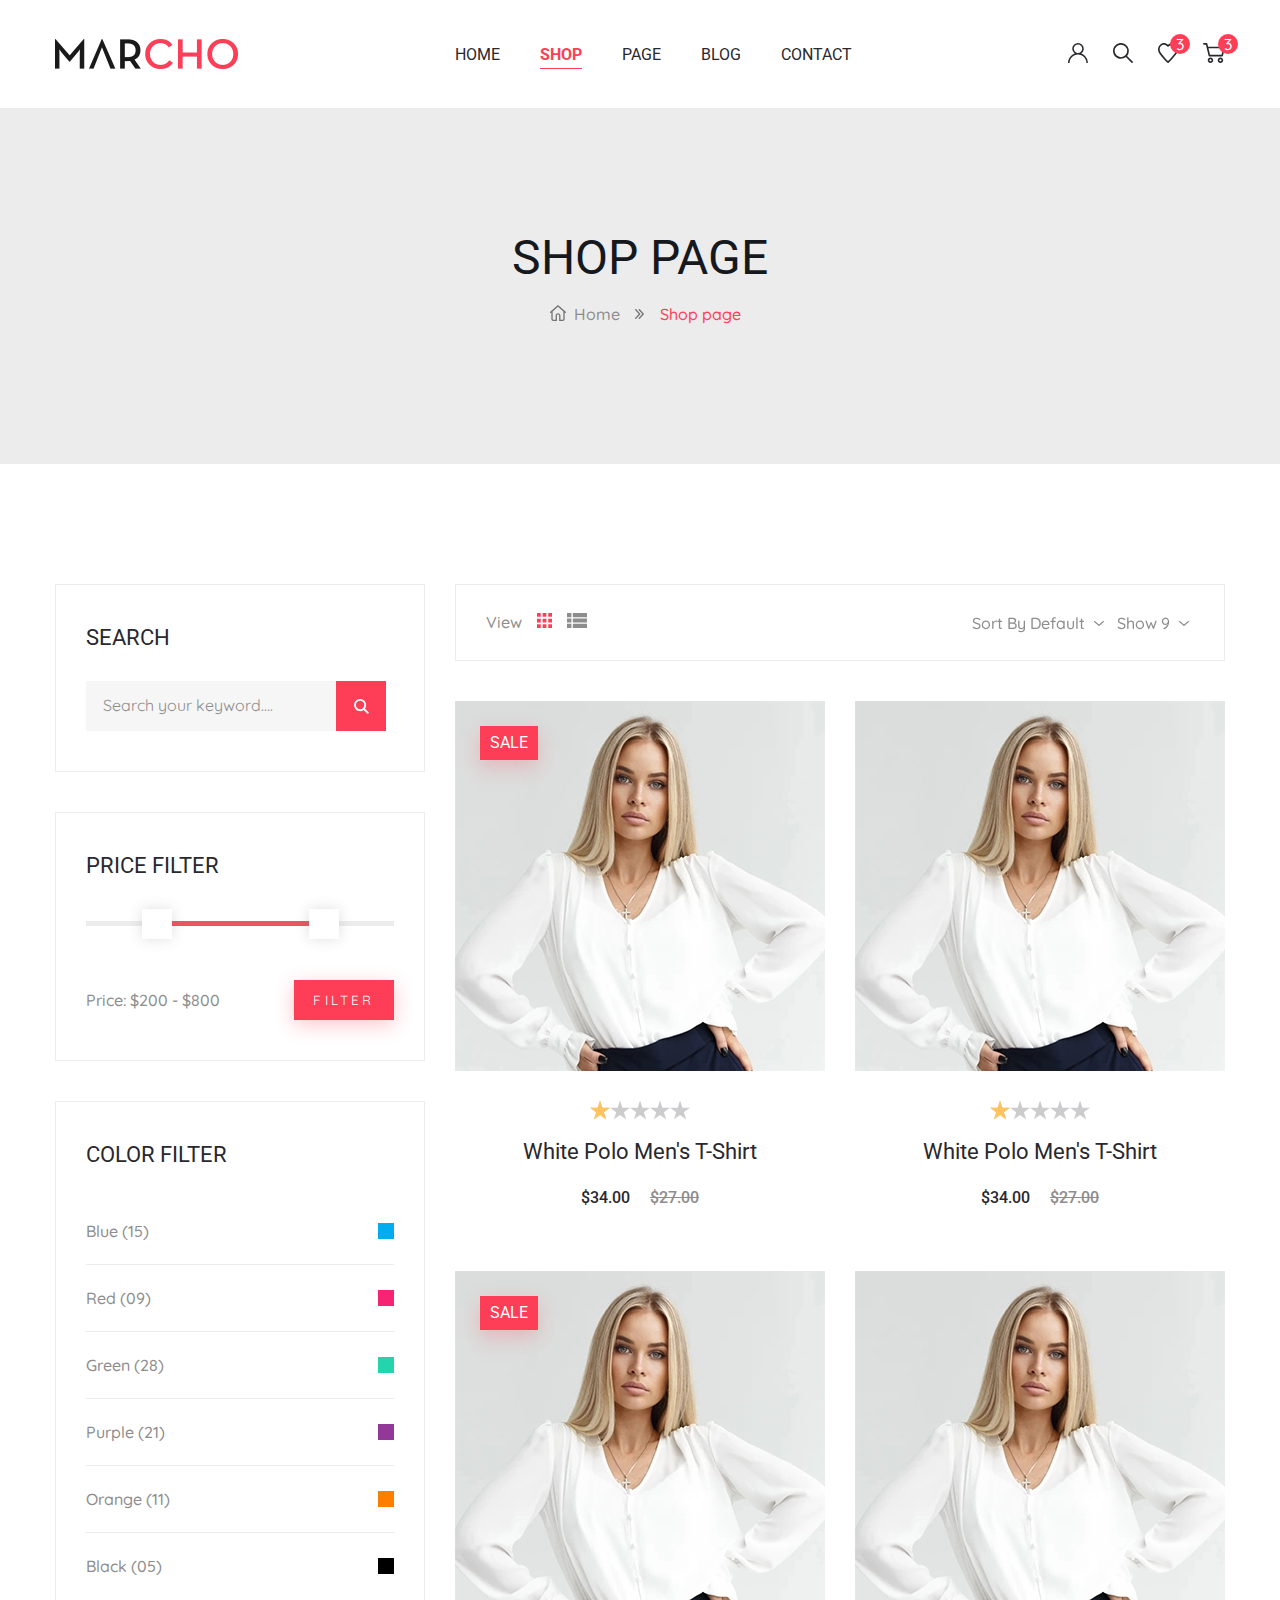
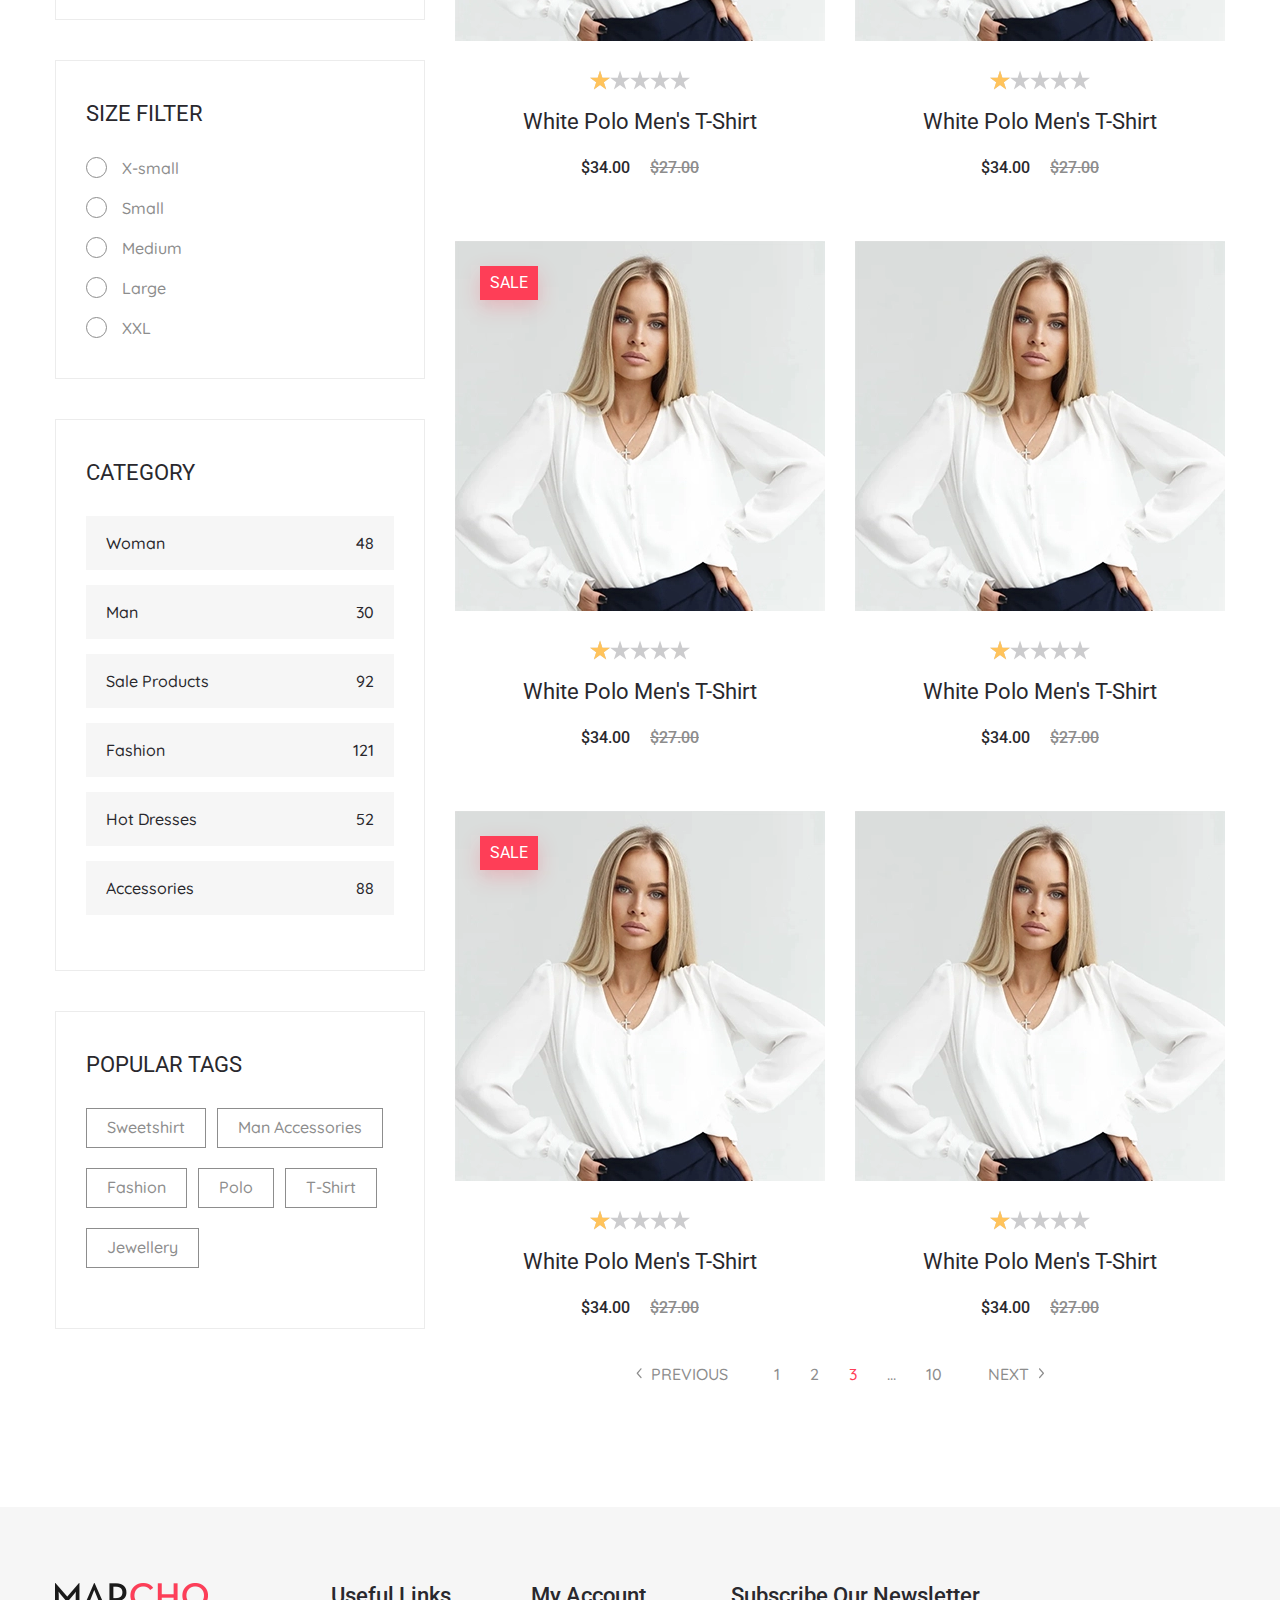
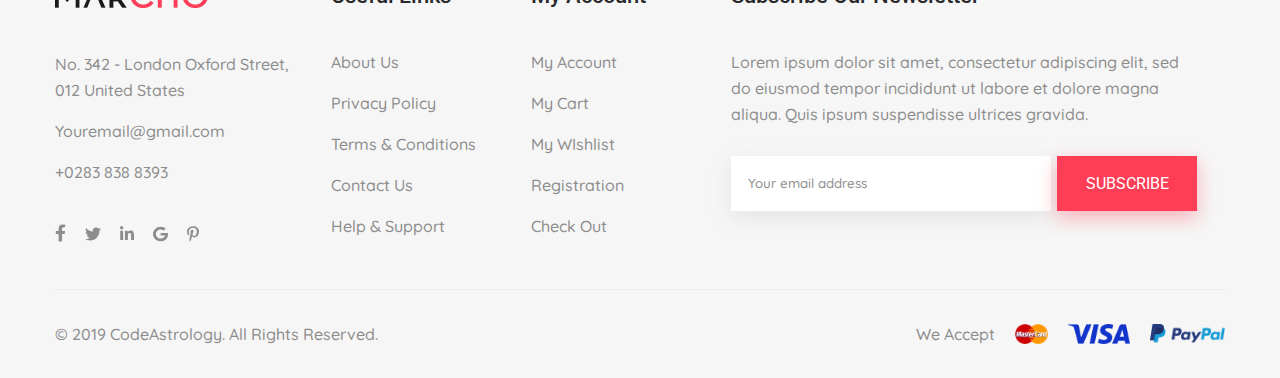
<file: shop-page.html>
<!DOCTYPE html>
<html lang="en">
  <head>
    <meta charset="UTF-8" />
    <meta http-equiv="X-UA-Compatible" content="IE=edge" />
    <meta name="viewport" content="width=device-width, initial-scale=1.0" />
    <title>Marcho</title>
    <link rel="stylesheet" href="assets/css/style.min.css" />
    <script src="./assets/js/main.min.js" defer></script>
  </head>
  <body>
    <div class="wrapper">
      <header class="header">
        <div class="container">
          <div class="header__inner">
            <a class="header__logo-link" href="./index.html">
              <img class="header__logo" src="./assets/img/logo.webp" alt="logo" />
            </a>
            <div class="hamburger-menu">
              <input class="hamburger-menu__toggle" id="hamburger-menu__toggle" type="checkbox" />
              <label class="hamburger-menu__btn" for="hamburger-menu__toggle">
                <span></span>
              </label>

              <nav class="header__nav">
                <ul class="header__list">
                  <li class="header__list-item">
                    <a class="header__list-link" href="./index.html">HOME</a>
                  </li>
                  <li class="header__list-item">
                    <a class="header__list-link header__list-link--active" href="./shop-page.html">SHOP</a>
                  </li>
                  <li class="header__list-item">
                    <a class="header__list-link" href="./404-error.html">PAGE</a>
                  </li>
                  <li class="header__list-item">
                    <a class="header__list-link" href="./blog.html">BLOG</a>
                  </li>
                  <li class="header__list-item">
                    <a class="header__list-link" href="./contact.html">CONTACT</a>
                  </li>
                </ul>
              </nav>
            </div>
            <div class="header__menu">
              <div class="header__menu-item">
                <a class="header__menu-link" href="./register.html"
                  ><svg xmlns="http://www.w3.org/2000/svg" width="20" height="20" viewBox="0 0 20 20">
                    <g>
                      <g>
                        <path
                          fill="#29282d"
                          d="M20 19.998h-1.563c0-4.652-3.785-8.436-8.437-8.436-4.653 0-8.438 3.784-8.438 8.436H0c0-2.67 1.04-5.181 2.929-7.07a9.958 9.958 0 0 1 3.8-2.384 5.779 5.779 0 0 1-2.51-4.764A5.788 5.788 0 0 1 9.999 0a5.788 5.788 0 0 1 5.782 5.781c0 1.975-.995 3.72-2.51 4.764a9.958 9.958 0 0 1 3.8 2.384A9.935 9.935 0 0 1 20 19.998zm-10-10a4.224 4.224 0 0 0 4.219-4.218 4.223 4.223 0 0 0-4.22-4.219 4.223 4.223 0 0 0-4.218 4.22A4.224 4.224 0 0 0 10 9.998z"
                        />
                      </g>
                    </g>
                  </svg>
                </a>
              </div>
              <div class="header__menu-item">
                <a class="header__menu-link" href=""
                  ><svg xmlns="http://www.w3.org/2000/svg" width="20" height="20" viewBox="0 0 20 20">
                    <g>
                      <g>
                        <path
                          fill="#29282d"
                          d="M19.892 19.286l-.59.589a.416.416 0 0 1-.588 0l-5.81-5.81A7.879 7.879 0 0 1 7.93 15.83c-4.366 0-7.917-3.552-7.917-7.916 0-4.366 3.551-7.917 7.917-7.917 4.365 0 7.916 3.55 7.916 7.917a7.878 7.878 0 0 1-1.765 4.973l5.81 5.81a.416.416 0 0 1 0 .589zM14.181 7.914a6.257 6.257 0 0 0-6.25-6.25 6.257 6.257 0 0 0-6.25 6.25 6.256 6.256 0 0 0 6.25 6.25 6.257 6.257 0 0 0 6.25-6.25z"
                        />
                      </g>
                    </g>
                  </svg>
                </a>
              </div>
              <div class="header__menu-item">
                <a class="header__menu-link" href="#"
                  ><svg xmlns="http://www.w3.org/2000/svg" width="20" height="20" viewBox="0 0 20 20">
                    <g>
                      <g>
                        <path
                          fill="#29282d"
                          d="M17.777 11.803a228.502 228.502 0 0 1-4.216 4.966c-2.682 3.056-3.065 3.225-3.449 3.225h-.17c-.383 0-.809-.169-3.492-3.183-1.405-1.57-3.108-3.565-4.215-4.965C-.235 8.748-.192 6.2.276 4.63.957 2.254 2.959.81 4.449.26c1.703-.553 3.747 0 5.578 1.57C11.858.217 13.902-.378 15.605.217c1.49.508 3.492 1.951 4.173 4.37.469 1.57.469 4.118-2.001 7.215zm.426-6.706c-.511-1.782-2.002-2.843-3.109-3.268-1.234-.424-2.895.213-4.428 1.655-.043.086-.128.128-.213.17a.846.846 0 0 1-1.065-.126C7.856 2.042 6.195 1.405 4.96 1.873c-1.107.381-2.598 1.442-3.108 3.224-.511 1.74.085 3.693 1.703 5.687 1.959 2.462 5.322 6.324 6.472 7.386 1.15-1.062 4.514-4.924 6.473-7.386 1.618-1.994 2.214-3.989 1.703-5.686z"
                        />
                      </g>
                    </g>
                  </svg>
                </a>
                <div class="header__menu-num">3</div>
              </div>
              <div class="header__menu-item">
                <a class="header__menu-link" href="#"
                  ><svg xmlns="http://www.w3.org/2000/svg" width="22" height="20" viewBox="0 0 22 20">
                    <g>
                      <g>
                        <path
                          fill="#29282d"
                          d="M17.436 19.997c-1.513 0-2.744-1.221-2.744-2.724 0-1.502 1.23-2.725 2.744-2.725 1.513 0 2.743 1.223 2.743 2.725 0 1.503-1.23 2.724-2.743 2.724zm0-3.814c-.606 0-1.098.49-1.098 1.09 0 .6.492 1.09 1.098 1.09.605 0 1.097-.49 1.097-1.09 0-.6-.492-1.09-1.097-1.09zm1.756-2.806H6.379a.822.822 0 0 1-.8-.628L2.902 1.634H.837A.82.82 0 0 1 .014.817a.82.82 0 0 1 .823-.818h2.716c.38 0 .712.26.8.628l.741 3.077h16.1c.254 0 .493.116.649.314a.815.815 0 0 1 .15.7l-2.002 8.038a.822.822 0 0 1-.8.62zM7.029 11.742h11.519l1.595-6.402H5.488zm.447 8.255c-1.513 0-2.743-1.221-2.743-2.724 0-1.502 1.23-2.725 2.743-2.725s2.744 1.223 2.744 2.725c0 1.503-1.23 2.724-2.744 2.724zm0-3.814c-.605 0-1.097.49-1.097 1.09 0 .6.492 1.09 1.097 1.09.606 0 1.098-.49 1.098-1.09 0-.6-.492-1.09-1.098-1.09z"
                        />
                      </g>
                    </g>
                  </svg>
                </a>
                <div class="header__menu-num">3</div>
              </div>
            </div>
          </div>
        </div>
      </header>
      <main class="main">
        <section class="breadcrumbs">
          <div class="breadcrumbs__container">
            <div class="container">
              <h3 class="breadcrumbs__title">SHOP PAGE</h3>
              <div class="breadcrumbs__list">
                <a class="breadcrumbs__item" href="./index.html">Home</a>
                <a class="breadcrumbs__item" href="">Shop page</a>
              </div>
            </div>
          </div>
        </section>
        <div class="shop">
          <div class="container">
            <div class="shop__inner">
              <aside class="shop__sidebar sidebar">
                <div class="sidebar__item sidebar__search">
                  <h4 class="sidebar__title">Search</h4>
                  <form class="sidebar__search-form" action="">
                    <input class="sidebar__search-input" type="text" placeholder="Search your keyword...." />
                    <input class="sidebar__search-btn" type="button" />
                  </form>
                </div>
                <div class="sidebar__item sidebar__item-price">
                  <h4 class="sidebar__title">Price Filter</h4>
                  <form class="sidebar__price" action="">
                    <input
                      type="text"
                      class="sidebar__price-slider"
                      name=""
                      value=""
                      data-min="0"
                      data-max="999"
                      data-from="200"
                      data-to="800"
                    />
                    <div class="sidebar__price-content">
                      <p class="sidebar__price-text">
                        Price: $<span class="sidebar__price-from"></span> - $<span class="sidebar__price-to"></span>
                      </p>
                      <input class="sidebar__price-btn" type="button" value="FILTER" />
                    </div>
                  </form>
                </div>
                <div class="sidebar__item sidebar__item-color">
                  <h4 class="sidebar__title">Color Filter</h4>
                  <form class="sidebar__color" action="">
                    <label class="sidebar__color-point color-point">
                      <p class="color-point__text">Blue (15)</p>
                      <div class="color-point__box">
                        <input class="color-point__input" type="checkbox" />
                        <span class="color-point__checkbox" style="background-color: #00aeef"></span>
                      </div>
                    </label>
                    <label class="sidebar__color-point color-point">
                      <p class="color-point__text">Red (09)</p>
                      <div class="color-point__box">
                        <input class="color-point__input" type="checkbox" />
                        <span class="color-point__checkbox" style="background-color: #f52574"></span>
                      </div>
                    </label>
                    <label class="sidebar__color-point color-point">
                      <p class="color-point__text">Green (28)</p>
                      <div class="color-point__box">
                        <input class="color-point__input" type="checkbox" />
                        <span class="color-point__checkbox" style="background-color: #24d4ac"></span>
                      </div>
                    </label>
                    <label class="sidebar__color-point color-point">
                      <p class="color-point__text">Purple (21)</p>
                      <div class="color-point__box">
                        <input class="color-point__input" type="checkbox" />
                        <span class="color-point__checkbox" style="background-color: #923899"></span>
                      </div>
                    </label>
                    <label class="sidebar__color-point color-point">
                      <p class="color-point__text">Orange (11)</p>
                      <div class="color-point__box">
                        <input class="color-point__input" type="checkbox" />
                        <span class="color-point__checkbox" style="background-color: #ff7e00"></span>
                      </div>
                    </label>
                    <label class="sidebar__color-point color-point">
                      <p class="color-point__text">Black (05)</p>
                      <div class="color-point__box">
                        <input class="color-point__input" type="checkbox" />
                        <span class="color-point__checkbox" style="background-color: #000000"></span>
                      </div>
                    </label>
                  </form>
                </div>
                <div class="sidebar__item sidebar__filter">
                  <h4 class="sidebar__title">Size Filter</h4>
                  <form class="sidebar__size" action="">
                    <label class="sidebar__size-label">
                      <input class="sidebar__size-input" type="checkbox" />
                      <span class="sidebar__size-checkbox"></span>
                      <span class="sidebar__size-text">X-small</span>
                    </label>
                    <label class="sidebar__size-label">
                      <input class="sidebar__size-input" type="checkbox" />
                      <span class="sidebar__size-checkbox"></span>
                      <span class="sidebar__size-text">Small</span>
                    </label>
                    <label class="sidebar__size-label">
                      <input class="sidebar__size-input" type="checkbox" />
                      <span class="sidebar__size-checkbox"></span>
                      <span class="sidebar__size-text">Medium</span>
                    </label>
                    <label class="sidebar__size-label">
                      <input class="sidebar__size-input" type="checkbox" />
                      <span class="sidebar__size-checkbox"></span>
                      <span class="sidebar__size-text">Large</span>
                    </label>
                    <label class="sidebar__size-label">
                      <input class="sidebar__size-input" type="checkbox" />
                      <span class="sidebar__size-checkbox"></span>
                      <span class="sidebar__size-text">XXL</span>
                    </label>
                  </form>
                </div>
                <div class="sidebar__item sidebar__category">
                  <h4 class="sidebar__title">CATEGORY</h4>
                  <form class="sidebar__category-form" action="">
                    <label class="sidebar__category-label">
                      <input type="checkbox" class="sidebar__category-input" />
                      <div class="sidebar__category-text">
                        <span>Woman</span>
                        <span>48</span>
                      </div>
                    </label>
                    <label class="sidebar__category-label">
                      <input type="checkbox" class="sidebar__category-input" />
                      <div class="sidebar__category-text">
                        <span>Man</span>
                        <span>30</span>
                      </div>
                    </label>
                    <label class="sidebar__category-label">
                      <input type="checkbox" class="sidebar__category-input" />
                      <div class="sidebar__category-text">
                        <span>Sale Products</span>
                        <span>92</span>
                      </div>
                    </label>
                    <label class="sidebar__category-label">
                      <input type="checkbox" class="sidebar__category-input" />
                      <div class="sidebar__category-text">
                        <span>Fashion</span>
                        <span>121</span>
                      </div>
                    </label>
                    <label class="sidebar__category-label">
                      <input type="checkbox" class="sidebar__category-input" />
                      <div class="sidebar__category-text">
                        <span>Hot Dresses</span>
                        <span>52</span>
                      </div>
                    </label>
                    <label class="sidebar__category-label">
                      <input type="checkbox" class="sidebar__category-input" />
                      <div class="sidebar__category-text">
                        <span>Accessories</span>
                        <span>88</span>
                      </div>
                    </label>
                  </form>
                </div>
                <div class="sidebar__item sidebar__tags">
                  <h4 class="sidebar__title">Popular Tags</h4>
                  <form class="sidebar__tags-form" action="">
                    <label class="sidebar__tags-label">
                      <input type="checkbox" class="sidebar__tags-input" />
                      <span class="sidebar__tags-text"> Sweetshirt </span>
                    </label>
                    <label class="sidebar__tags-label">
                      <input type="checkbox" class="sidebar__tags-input" />
                      <span class="sidebar__tags-text"> Man Accessories </span>
                    </label>
                    <label class="sidebar__tags-label">
                      <input type="checkbox" class="sidebar__tags-input" />
                      <span class="sidebar__tags-text"> Fashion </span>
                    </label>
                    <label class="sidebar__tags-label">
                      <input type="checkbox" class="sidebar__tags-input" />
                      <span class="sidebar__tags-text"> Polo </span>
                    </label>
                    <label class="sidebar__tags-label">
                      <input type="checkbox" class="sidebar__tags-input" />
                      <span class="sidebar__tags-text"> T-Shirt </span>
                    </label>
                    <label class="sidebar__tags-label">
                      <input type="checkbox" class="sidebar__tags-input" />
                      <span class="sidebar__tags-text"> Jewellery </span>
                    </label>
                  </form>
                </div>
              </aside>
              <section class="shop__content">
                <div class="shop__view">
                  <div class="shop__view-buttons">
                    View
                    <button class="shop__view-btn shop__view-btn--active btn-grid">
                      <svg xmlns="http://www.w3.org/2000/svg" width="15" height="15" viewBox="0 0 15 15">
                        <g>
                          <g>
                            <path
                              fill="#8d8d8d"
                              d="M0 3.75h3.75V0H0zM5.625 15h3.75v-3.75h-3.75zM0 15h3.75v-3.75H0zm0-5.625h3.75v-3.75H0zm5.625 0h3.75v-3.75h-3.75zM11.25 0v3.75H15V0zM5.625 3.75h3.75V0h-3.75zm5.625 5.625H15v-3.75h-3.75zm0 5.625H15v-3.75h-3.75z"
                            />
                          </g>
                        </g>
                      </svg>
                    </button>
                    <button class="shop__view-btn btn-list">
                      <svg xmlns="http://www.w3.org/2000/svg" width="20" height="15" viewBox="0 0 20 15">
                        <g>
                          <g>
                            <path
                              fill="#8d8d8d"
                              d="M.007 0h4.422v4.172H.007zm5.828 0h14.159v4.172H5.835zM.007 5.413h4.422v4.172H.007zm5.828 0h14.159v4.172H5.835zM.007 10.828h4.422v4.171H.007zm5.828 0h14.159v4.171H5.835z"
                            />
                          </g>
                        </g>
                      </svg>
                    </button>
                  </div>
                  <div class="shop__view-selects">
                    <select class="shop__view-filter">
                      <option value="">Sort By Default</option>
                      <option value="">1</option>
                      <option value="">2</option>
                      <option value="">3</option>
                    </select>
                    <select class="shop__view-filter">
                      <option value="">Show 9</option>
                      <option value="">1</option>
                      <option value="">2</option>
                      <option value="">3</option>
                    </select>
                  </div>
                </div>
                <div class="shop__products">
                  <div class="products__item products__item--sale">
                    <div class="products__img-box">
                      <img class="products__img" src="./assets/img/products/1.webp" alt="product" />
                      <div class="products__hover">
                        <a class="products__hover-item" href="">
                          <svg xmlns="http://www.w3.org/2000/svg" width="19" height="20">
                            <path
                              fill="#29282d"
                              d="M18.709 18.22c.396.42.384 1.087-.029 1.49a1.022 1.022 0 0 1-1.464-.03l-4.718-4.99a7.757 7.757 0 0 1-4.55 1.463c-4.38 0-7.943-3.624-7.943-8.078 0-4.453 3.563-8.077 7.942-8.077 4.381 0 7.944 3.624 7.944 8.077 0 1.907-.66 3.738-1.863 5.194zM7.947 2.105c-3.236 0-5.87 2.679-5.87 5.969 0 3.292 2.634 5.97 5.87 5.97 3.238 0 5.872-2.678 5.872-5.97 0-3.29-2.634-5.97-5.872-5.97z"
                            />
                          </svg>
                        </a>
                        <a class="products__hover-item products__hover-item--decor" href="">
                          <svg xmlns="http://www.w3.org/2000/svg" width="16" height="20">
                            <path
                              fill="#29282d"
                              d="M15.999 17.294a.211.211 0 0 1 .004.05c0 1.468-1.345 2.662-3 2.662H3.007c-1.655 0-3-1.194-3-2.663 0-.016.004-.032.004-.05L1.156 4.397a.548.548 0 0 1 .547-.504h2.354A3.953 3.953 0 0 1 8.005.002a3.953 3.953 0 0 1 3.948 3.89h2.354a.55.55 0 0 1 .547.504zM8.005 1.106a2.849 2.849 0 0 0-2.844 2.786h5.688a2.849 2.849 0 0 0-2.844-2.786zm4.998 17.796c1.034 0 1.88-.687 1.896-1.534L13.8 5.001h-1.847v1.677a.55.55 0 0 1-.552.552.55.55 0 0 1-.552-.552V5H5.157v1.677a.55.55 0 0 1-.552.552.55.55 0 0 1-.552-.552V5H2.206L1.111 17.368c.016.847.858 1.534 1.896 1.534z"
                            />
                          </svg>
                        </a>
                        <a class="products__hover-item" href="">
                          <svg xmlns="http://www.w3.org/2000/svg" width="23" height="20">
                            <path
                              fill="#29282d"
                              d="M21.327 1.964c1.083 1.208 1.679 2.827 1.679 4.557 0 1.884-.748 3.636-2.353 5.513-1.434 1.68-3.497 3.41-5.887 5.413a271.15 271.15 0 0 0-2.791 2.363l-.03.024a.677.677 0 0 1-.888 0l-.03-.024c-.98-.845-1.9-1.617-2.79-2.363-2.39-2.004-4.454-3.734-5.888-5.413C.744 10.157-.004 8.405-.004 6.521c0-1.73.597-3.349 1.68-4.557C2.81.697 4.383-.001 6.107-.001c2.425 0 3.96 1.424 4.82 2.62.224.31.414.62.573.913.16-.293.35-.603.573-.914.86-1.195 2.396-2.62 4.82-2.62 1.724 0 3.298.698 4.433 1.966zm.33 4.557c0-1.407-.476-2.715-1.341-3.68a4.532 4.532 0 0 0-3.422-1.516c-1.848 0-3.043 1.12-3.72 2.06a7.817 7.817 0 0 0-1.032 2.019.673.673 0 0 1-.64.458.673.673 0 0 1-.642-.458 7.825 7.825 0 0 0-1.032-2.019c-.677-.94-1.871-2.06-3.72-2.06A4.532 4.532 0 0 0 2.687 2.84c-.866.966-1.342 2.274-1.342 3.681 0 3.405 3.089 5.995 7.766 9.916.767.644 1.557 1.306 2.39 2.018.833-.712 1.623-1.375 2.39-2.018 4.677-3.92 7.767-6.511 7.767-9.916z"
                            />
                          </svg>
                        </a>
                      </div>
                    </div>
                    <div class="products__inner-box">
                      <div class="products__info">
                        <div class="stars" data-rateyo-rating="1.0"></div>
                        <h4 class="products__subtitle">White Polo Men's T-Shirt</h4>
                        <div class="products__prices">
                          <p class="products__cur-price">$34.00</p>
                          <p class="products__prev-price">$27.00</p>
                        </div>
                      </div>
                      <div class="products__contents">
                        <p class="products__contents-text">
                          Lorem ipsum dolor sit amet, adipiscing elit, sed de eusmod utlitoi labore et dolore magna aliqua.
                        </p>
                        <button class="products__button">Add to cart</button>
                      </div>
                    </div>
                  </div>
                  <div class="products__item">
                    <div class="products__img-box">
                      <img class="products__img" src="./assets/img/products/1.webp" alt="product" />
                      <div class="products__hover">
                        <a class="products__hover-item" href="">
                          <svg xmlns="http://www.w3.org/2000/svg" width="19" height="20">
                            <path
                              fill="#29282d"
                              d="M18.709 18.22c.396.42.384 1.087-.029 1.49a1.022 1.022 0 0 1-1.464-.03l-4.718-4.99a7.757 7.757 0 0 1-4.55 1.463c-4.38 0-7.943-3.624-7.943-8.078 0-4.453 3.563-8.077 7.942-8.077 4.381 0 7.944 3.624 7.944 8.077 0 1.907-.66 3.738-1.863 5.194zM7.947 2.105c-3.236 0-5.87 2.679-5.87 5.969 0 3.292 2.634 5.97 5.87 5.97 3.238 0 5.872-2.678 5.872-5.97 0-3.29-2.634-5.97-5.872-5.97z"
                            />
                          </svg>
                        </a>
                        <a class="products__hover-item products__hover-item--decor" href="">
                          <svg xmlns="http://www.w3.org/2000/svg" width="16" height="20">
                            <path
                              fill="#29282d"
                              d="M15.999 17.294a.211.211 0 0 1 .004.05c0 1.468-1.345 2.662-3 2.662H3.007c-1.655 0-3-1.194-3-2.663 0-.016.004-.032.004-.05L1.156 4.397a.548.548 0 0 1 .547-.504h2.354A3.953 3.953 0 0 1 8.005.002a3.953 3.953 0 0 1 3.948 3.89h2.354a.55.55 0 0 1 .547.504zM8.005 1.106a2.849 2.849 0 0 0-2.844 2.786h5.688a2.849 2.849 0 0 0-2.844-2.786zm4.998 17.796c1.034 0 1.88-.687 1.896-1.534L13.8 5.001h-1.847v1.677a.55.55 0 0 1-.552.552.55.55 0 0 1-.552-.552V5H5.157v1.677a.55.55 0 0 1-.552.552.55.55 0 0 1-.552-.552V5H2.206L1.111 17.368c.016.847.858 1.534 1.896 1.534z"
                            />
                          </svg>
                        </a>
                        <a class="products__hover-item" href="">
                          <svg xmlns="http://www.w3.org/2000/svg" width="23" height="20">
                            <path
                              fill="#29282d"
                              d="M21.327 1.964c1.083 1.208 1.679 2.827 1.679 4.557 0 1.884-.748 3.636-2.353 5.513-1.434 1.68-3.497 3.41-5.887 5.413a271.15 271.15 0 0 0-2.791 2.363l-.03.024a.677.677 0 0 1-.888 0l-.03-.024c-.98-.845-1.9-1.617-2.79-2.363-2.39-2.004-4.454-3.734-5.888-5.413C.744 10.157-.004 8.405-.004 6.521c0-1.73.597-3.349 1.68-4.557C2.81.697 4.383-.001 6.107-.001c2.425 0 3.96 1.424 4.82 2.62.224.31.414.62.573.913.16-.293.35-.603.573-.914.86-1.195 2.396-2.62 4.82-2.62 1.724 0 3.298.698 4.433 1.966zm.33 4.557c0-1.407-.476-2.715-1.341-3.68a4.532 4.532 0 0 0-3.422-1.516c-1.848 0-3.043 1.12-3.72 2.06a7.817 7.817 0 0 0-1.032 2.019.673.673 0 0 1-.64.458.673.673 0 0 1-.642-.458 7.825 7.825 0 0 0-1.032-2.019c-.677-.94-1.871-2.06-3.72-2.06A4.532 4.532 0 0 0 2.687 2.84c-.866.966-1.342 2.274-1.342 3.681 0 3.405 3.089 5.995 7.766 9.916.767.644 1.557 1.306 2.39 2.018.833-.712 1.623-1.375 2.39-2.018 4.677-3.92 7.767-6.511 7.767-9.916z"
                            />
                          </svg>
                        </a>
                      </div>
                    </div>
                    <div class="products__inner-box">
                      <div class="products__info">
                        <div class="stars" data-rateyo-rating="1.0"></div>
                        <h4 class="products__subtitle">White Polo Men's T-Shirt</h4>
                        <div class="products__prices">
                          <p class="products__cur-price">$34.00</p>
                          <p class="products__prev-price">$27.00</p>
                        </div>
                      </div>
                      <div class="products__contents">
                        <p class="products__contents-text">
                          Lorem ipsum dolor sit amet, adipiscing elit, sed de eusmod utlitoi labore et dolore magna aliqua.
                        </p>
                        <button class="products__button">Add to cart</button>
                      </div>
                    </div>
                  </div>
                  <div class="products__item products__item--sale">
                    <div class="products__img-box">
                      <img class="products__img" src="./assets/img/products/1.webp" alt="product" />
                      <div class="products__hover">
                        <a class="products__hover-item" href="">
                          <svg xmlns="http://www.w3.org/2000/svg" width="19" height="20">
                            <path
                              fill="#29282d"
                              d="M18.709 18.22c.396.42.384 1.087-.029 1.49a1.022 1.022 0 0 1-1.464-.03l-4.718-4.99a7.757 7.757 0 0 1-4.55 1.463c-4.38 0-7.943-3.624-7.943-8.078 0-4.453 3.563-8.077 7.942-8.077 4.381 0 7.944 3.624 7.944 8.077 0 1.907-.66 3.738-1.863 5.194zM7.947 2.105c-3.236 0-5.87 2.679-5.87 5.969 0 3.292 2.634 5.97 5.87 5.97 3.238 0 5.872-2.678 5.872-5.97 0-3.29-2.634-5.97-5.872-5.97z"
                            />
                          </svg>
                        </a>
                        <a class="products__hover-item products__hover-item--decor" href="">
                          <svg xmlns="http://www.w3.org/2000/svg" width="16" height="20">
                            <path
                              fill="#29282d"
                              d="M15.999 17.294a.211.211 0 0 1 .004.05c0 1.468-1.345 2.662-3 2.662H3.007c-1.655 0-3-1.194-3-2.663 0-.016.004-.032.004-.05L1.156 4.397a.548.548 0 0 1 .547-.504h2.354A3.953 3.953 0 0 1 8.005.002a3.953 3.953 0 0 1 3.948 3.89h2.354a.55.55 0 0 1 .547.504zM8.005 1.106a2.849 2.849 0 0 0-2.844 2.786h5.688a2.849 2.849 0 0 0-2.844-2.786zm4.998 17.796c1.034 0 1.88-.687 1.896-1.534L13.8 5.001h-1.847v1.677a.55.55 0 0 1-.552.552.55.55 0 0 1-.552-.552V5H5.157v1.677a.55.55 0 0 1-.552.552.55.55 0 0 1-.552-.552V5H2.206L1.111 17.368c.016.847.858 1.534 1.896 1.534z"
                            />
                          </svg>
                        </a>
                        <a class="products__hover-item" href="">
                          <svg xmlns="http://www.w3.org/2000/svg" width="23" height="20">
                            <path
                              fill="#29282d"
                              d="M21.327 1.964c1.083 1.208 1.679 2.827 1.679 4.557 0 1.884-.748 3.636-2.353 5.513-1.434 1.68-3.497 3.41-5.887 5.413a271.15 271.15 0 0 0-2.791 2.363l-.03.024a.677.677 0 0 1-.888 0l-.03-.024c-.98-.845-1.9-1.617-2.79-2.363-2.39-2.004-4.454-3.734-5.888-5.413C.744 10.157-.004 8.405-.004 6.521c0-1.73.597-3.349 1.68-4.557C2.81.697 4.383-.001 6.107-.001c2.425 0 3.96 1.424 4.82 2.62.224.31.414.62.573.913.16-.293.35-.603.573-.914.86-1.195 2.396-2.62 4.82-2.62 1.724 0 3.298.698 4.433 1.966zm.33 4.557c0-1.407-.476-2.715-1.341-3.68a4.532 4.532 0 0 0-3.422-1.516c-1.848 0-3.043 1.12-3.72 2.06a7.817 7.817 0 0 0-1.032 2.019.673.673 0 0 1-.64.458.673.673 0 0 1-.642-.458 7.825 7.825 0 0 0-1.032-2.019c-.677-.94-1.871-2.06-3.72-2.06A4.532 4.532 0 0 0 2.687 2.84c-.866.966-1.342 2.274-1.342 3.681 0 3.405 3.089 5.995 7.766 9.916.767.644 1.557 1.306 2.39 2.018.833-.712 1.623-1.375 2.39-2.018 4.677-3.92 7.767-6.511 7.767-9.916z"
                            />
                          </svg>
                        </a>
                      </div>
                    </div>
                    <div class="products__inner-box">
                      <div class="products__info">
                        <div class="stars" data-rateyo-rating="1.0"></div>
                        <h4 class="products__subtitle">White Polo Men's T-Shirt</h4>
                        <div class="products__prices">
                          <p class="products__cur-price">$34.00</p>
                          <p class="products__prev-price">$27.00</p>
                        </div>
                      </div>
                      <div class="products__contents">
                        <p class="products__contents-text">
                          Lorem ipsum dolor sit amet, adipiscing elit, sed de eusmod utlitoi labore et dolore magna aliqua.
                        </p>
                        <button class="products__button">Add to cart</button>
                      </div>
                    </div>
                  </div>
                  <div class="products__item">
                    <div class="products__img-box">
                      <img class="products__img" src="./assets/img/products/1.webp" alt="product" />
                      <div class="products__hover">
                        <a class="products__hover-item" href="">
                          <svg xmlns="http://www.w3.org/2000/svg" width="19" height="20">
                            <path
                              fill="#29282d"
                              d="M18.709 18.22c.396.42.384 1.087-.029 1.49a1.022 1.022 0 0 1-1.464-.03l-4.718-4.99a7.757 7.757 0 0 1-4.55 1.463c-4.38 0-7.943-3.624-7.943-8.078 0-4.453 3.563-8.077 7.942-8.077 4.381 0 7.944 3.624 7.944 8.077 0 1.907-.66 3.738-1.863 5.194zM7.947 2.105c-3.236 0-5.87 2.679-5.87 5.969 0 3.292 2.634 5.97 5.87 5.97 3.238 0 5.872-2.678 5.872-5.97 0-3.29-2.634-5.97-5.872-5.97z"
                            />
                          </svg>
                        </a>
                        <a class="products__hover-item products__hover-item--decor" href="">
                          <svg xmlns="http://www.w3.org/2000/svg" width="16" height="20">
                            <path
                              fill="#29282d"
                              d="M15.999 17.294a.211.211 0 0 1 .004.05c0 1.468-1.345 2.662-3 2.662H3.007c-1.655 0-3-1.194-3-2.663 0-.016.004-.032.004-.05L1.156 4.397a.548.548 0 0 1 .547-.504h2.354A3.953 3.953 0 0 1 8.005.002a3.953 3.953 0 0 1 3.948 3.89h2.354a.55.55 0 0 1 .547.504zM8.005 1.106a2.849 2.849 0 0 0-2.844 2.786h5.688a2.849 2.849 0 0 0-2.844-2.786zm4.998 17.796c1.034 0 1.88-.687 1.896-1.534L13.8 5.001h-1.847v1.677a.55.55 0 0 1-.552.552.55.55 0 0 1-.552-.552V5H5.157v1.677a.55.55 0 0 1-.552.552.55.55 0 0 1-.552-.552V5H2.206L1.111 17.368c.016.847.858 1.534 1.896 1.534z"
                            />
                          </svg>
                        </a>
                        <a class="products__hover-item" href="">
                          <svg xmlns="http://www.w3.org/2000/svg" width="23" height="20">
                            <path
                              fill="#29282d"
                              d="M21.327 1.964c1.083 1.208 1.679 2.827 1.679 4.557 0 1.884-.748 3.636-2.353 5.513-1.434 1.68-3.497 3.41-5.887 5.413a271.15 271.15 0 0 0-2.791 2.363l-.03.024a.677.677 0 0 1-.888 0l-.03-.024c-.98-.845-1.9-1.617-2.79-2.363-2.39-2.004-4.454-3.734-5.888-5.413C.744 10.157-.004 8.405-.004 6.521c0-1.73.597-3.349 1.68-4.557C2.81.697 4.383-.001 6.107-.001c2.425 0 3.96 1.424 4.82 2.62.224.31.414.62.573.913.16-.293.35-.603.573-.914.86-1.195 2.396-2.62 4.82-2.62 1.724 0 3.298.698 4.433 1.966zm.33 4.557c0-1.407-.476-2.715-1.341-3.68a4.532 4.532 0 0 0-3.422-1.516c-1.848 0-3.043 1.12-3.72 2.06a7.817 7.817 0 0 0-1.032 2.019.673.673 0 0 1-.64.458.673.673 0 0 1-.642-.458 7.825 7.825 0 0 0-1.032-2.019c-.677-.94-1.871-2.06-3.72-2.06A4.532 4.532 0 0 0 2.687 2.84c-.866.966-1.342 2.274-1.342 3.681 0 3.405 3.089 5.995 7.766 9.916.767.644 1.557 1.306 2.39 2.018.833-.712 1.623-1.375 2.39-2.018 4.677-3.92 7.767-6.511 7.767-9.916z"
                            />
                          </svg>
                        </a>
                      </div>
                    </div>
                    <div class="products__inner-box">
                      <div class="products__info">
                        <div class="stars" data-rateyo-rating="1.0"></div>
                        <h4 class="products__subtitle">White Polo Men's T-Shirt</h4>
                        <div class="products__prices">
                          <p class="products__cur-price">$34.00</p>
                          <p class="products__prev-price">$27.00</p>
                        </div>
                      </div>
                      <div class="products__contents">
                        <p class="products__contents-text">
                          Lorem ipsum dolor sit amet, adipiscing elit, sed de eusmod utlitoi labore et dolore magna aliqua.
                        </p>
                        <button class="products__button">Add to cart</button>
                      </div>
                    </div>
                  </div>
                  <div class="products__item products__item--sale">
                    <div class="products__img-box">
                      <img class="products__img" src="./assets/img/products/1.webp" alt="product" />
                      <div class="products__hover">
                        <a class="products__hover-item" href="">
                          <svg xmlns="http://www.w3.org/2000/svg" width="19" height="20">
                            <path
                              fill="#29282d"
                              d="M18.709 18.22c.396.42.384 1.087-.029 1.49a1.022 1.022 0 0 1-1.464-.03l-4.718-4.99a7.757 7.757 0 0 1-4.55 1.463c-4.38 0-7.943-3.624-7.943-8.078 0-4.453 3.563-8.077 7.942-8.077 4.381 0 7.944 3.624 7.944 8.077 0 1.907-.66 3.738-1.863 5.194zM7.947 2.105c-3.236 0-5.87 2.679-5.87 5.969 0 3.292 2.634 5.97 5.87 5.97 3.238 0 5.872-2.678 5.872-5.97 0-3.29-2.634-5.97-5.872-5.97z"
                            />
                          </svg>
                        </a>
                        <a class="products__hover-item products__hover-item--decor" href="">
                          <svg xmlns="http://www.w3.org/2000/svg" width="16" height="20">
                            <path
                              fill="#29282d"
                              d="M15.999 17.294a.211.211 0 0 1 .004.05c0 1.468-1.345 2.662-3 2.662H3.007c-1.655 0-3-1.194-3-2.663 0-.016.004-.032.004-.05L1.156 4.397a.548.548 0 0 1 .547-.504h2.354A3.953 3.953 0 0 1 8.005.002a3.953 3.953 0 0 1 3.948 3.89h2.354a.55.55 0 0 1 .547.504zM8.005 1.106a2.849 2.849 0 0 0-2.844 2.786h5.688a2.849 2.849 0 0 0-2.844-2.786zm4.998 17.796c1.034 0 1.88-.687 1.896-1.534L13.8 5.001h-1.847v1.677a.55.55 0 0 1-.552.552.55.55 0 0 1-.552-.552V5H5.157v1.677a.55.55 0 0 1-.552.552.55.55 0 0 1-.552-.552V5H2.206L1.111 17.368c.016.847.858 1.534 1.896 1.534z"
                            />
                          </svg>
                        </a>
                        <a class="products__hover-item" href="">
                          <svg xmlns="http://www.w3.org/2000/svg" width="23" height="20">
                            <path
                              fill="#29282d"
                              d="M21.327 1.964c1.083 1.208 1.679 2.827 1.679 4.557 0 1.884-.748 3.636-2.353 5.513-1.434 1.68-3.497 3.41-5.887 5.413a271.15 271.15 0 0 0-2.791 2.363l-.03.024a.677.677 0 0 1-.888 0l-.03-.024c-.98-.845-1.9-1.617-2.79-2.363-2.39-2.004-4.454-3.734-5.888-5.413C.744 10.157-.004 8.405-.004 6.521c0-1.73.597-3.349 1.68-4.557C2.81.697 4.383-.001 6.107-.001c2.425 0 3.96 1.424 4.82 2.62.224.31.414.62.573.913.16-.293.35-.603.573-.914.86-1.195 2.396-2.62 4.82-2.62 1.724 0 3.298.698 4.433 1.966zm.33 4.557c0-1.407-.476-2.715-1.341-3.68a4.532 4.532 0 0 0-3.422-1.516c-1.848 0-3.043 1.12-3.72 2.06a7.817 7.817 0 0 0-1.032 2.019.673.673 0 0 1-.64.458.673.673 0 0 1-.642-.458 7.825 7.825 0 0 0-1.032-2.019c-.677-.94-1.871-2.06-3.72-2.06A4.532 4.532 0 0 0 2.687 2.84c-.866.966-1.342 2.274-1.342 3.681 0 3.405 3.089 5.995 7.766 9.916.767.644 1.557 1.306 2.39 2.018.833-.712 1.623-1.375 2.39-2.018 4.677-3.92 7.767-6.511 7.767-9.916z"
                            />
                          </svg>
                        </a>
                      </div>
                    </div>
                    <div class="products__inner-box">
                      <div class="products__info">
                        <div class="stars" data-rateyo-rating="1.0"></div>
                        <h4 class="products__subtitle">White Polo Men's T-Shirt</h4>
                        <div class="products__prices">
                          <p class="products__cur-price">$34.00</p>
                          <p class="products__prev-price">$27.00</p>
                        </div>
                      </div>
                      <div class="products__contents">
                        <p class="products__contents-text">
                          Lorem ipsum dolor sit amet, adipiscing elit, sed de eusmod utlitoi labore et dolore magna aliqua.
                        </p>
                        <button class="products__button">Add to cart</button>
                      </div>
                    </div>
                  </div>
                  <div class="products__item">
                    <div class="products__img-box">
                      <img class="products__img" src="./assets/img/products/1.webp" alt="product" />
                      <div class="products__hover">
                        <a class="products__hover-item" href="">
                          <svg xmlns="http://www.w3.org/2000/svg" width="19" height="20">
                            <path
                              fill="#29282d"
                              d="M18.709 18.22c.396.42.384 1.087-.029 1.49a1.022 1.022 0 0 1-1.464-.03l-4.718-4.99a7.757 7.757 0 0 1-4.55 1.463c-4.38 0-7.943-3.624-7.943-8.078 0-4.453 3.563-8.077 7.942-8.077 4.381 0 7.944 3.624 7.944 8.077 0 1.907-.66 3.738-1.863 5.194zM7.947 2.105c-3.236 0-5.87 2.679-5.87 5.969 0 3.292 2.634 5.97 5.87 5.97 3.238 0 5.872-2.678 5.872-5.97 0-3.29-2.634-5.97-5.872-5.97z"
                            />
                          </svg>
                        </a>
                        <a class="products__hover-item products__hover-item--decor" href="">
                          <svg xmlns="http://www.w3.org/2000/svg" width="16" height="20">
                            <path
                              fill="#29282d"
                              d="M15.999 17.294a.211.211 0 0 1 .004.05c0 1.468-1.345 2.662-3 2.662H3.007c-1.655 0-3-1.194-3-2.663 0-.016.004-.032.004-.05L1.156 4.397a.548.548 0 0 1 .547-.504h2.354A3.953 3.953 0 0 1 8.005.002a3.953 3.953 0 0 1 3.948 3.89h2.354a.55.55 0 0 1 .547.504zM8.005 1.106a2.849 2.849 0 0 0-2.844 2.786h5.688a2.849 2.849 0 0 0-2.844-2.786zm4.998 17.796c1.034 0 1.88-.687 1.896-1.534L13.8 5.001h-1.847v1.677a.55.55 0 0 1-.552.552.55.55 0 0 1-.552-.552V5H5.157v1.677a.55.55 0 0 1-.552.552.55.55 0 0 1-.552-.552V5H2.206L1.111 17.368c.016.847.858 1.534 1.896 1.534z"
                            />
                          </svg>
                        </a>
                        <a class="products__hover-item" href="">
                          <svg xmlns="http://www.w3.org/2000/svg" width="23" height="20">
                            <path
                              fill="#29282d"
                              d="M21.327 1.964c1.083 1.208 1.679 2.827 1.679 4.557 0 1.884-.748 3.636-2.353 5.513-1.434 1.68-3.497 3.41-5.887 5.413a271.15 271.15 0 0 0-2.791 2.363l-.03.024a.677.677 0 0 1-.888 0l-.03-.024c-.98-.845-1.9-1.617-2.79-2.363-2.39-2.004-4.454-3.734-5.888-5.413C.744 10.157-.004 8.405-.004 6.521c0-1.73.597-3.349 1.68-4.557C2.81.697 4.383-.001 6.107-.001c2.425 0 3.96 1.424 4.82 2.62.224.31.414.62.573.913.16-.293.35-.603.573-.914.86-1.195 2.396-2.62 4.82-2.62 1.724 0 3.298.698 4.433 1.966zm.33 4.557c0-1.407-.476-2.715-1.341-3.68a4.532 4.532 0 0 0-3.422-1.516c-1.848 0-3.043 1.12-3.72 2.06a7.817 7.817 0 0 0-1.032 2.019.673.673 0 0 1-.64.458.673.673 0 0 1-.642-.458 7.825 7.825 0 0 0-1.032-2.019c-.677-.94-1.871-2.06-3.72-2.06A4.532 4.532 0 0 0 2.687 2.84c-.866.966-1.342 2.274-1.342 3.681 0 3.405 3.089 5.995 7.766 9.916.767.644 1.557 1.306 2.39 2.018.833-.712 1.623-1.375 2.39-2.018 4.677-3.92 7.767-6.511 7.767-9.916z"
                            />
                          </svg>
                        </a>
                      </div>
                    </div>
                    <div class="products__inner-box">
                      <div class="products__info">
                        <div class="stars" data-rateyo-rating="1.0"></div>
                        <h4 class="products__subtitle">White Polo Men's T-Shirt</h4>
                        <div class="products__prices">
                          <p class="products__cur-price">$34.00</p>
                          <p class="products__prev-price">$27.00</p>
                        </div>
                      </div>
                      <div class="products__contents">
                        <p class="products__contents-text">
                          Lorem ipsum dolor sit amet, adipiscing elit, sed de eusmod utlitoi labore et dolore magna aliqua.
                        </p>
                        <button class="products__button">Add to cart</button>
                      </div>
                    </div>
                  </div>
                  <div class="products__item products__item--sale">
                    <div class="products__img-box">
                      <img class="products__img" src="./assets/img/products/1.webp" alt="product" />
                      <div class="products__hover">
                        <a class="products__hover-item" href="">
                          <svg xmlns="http://www.w3.org/2000/svg" width="19" height="20">
                            <path
                              fill="#29282d"
                              d="M18.709 18.22c.396.42.384 1.087-.029 1.49a1.022 1.022 0 0 1-1.464-.03l-4.718-4.99a7.757 7.757 0 0 1-4.55 1.463c-4.38 0-7.943-3.624-7.943-8.078 0-4.453 3.563-8.077 7.942-8.077 4.381 0 7.944 3.624 7.944 8.077 0 1.907-.66 3.738-1.863 5.194zM7.947 2.105c-3.236 0-5.87 2.679-5.87 5.969 0 3.292 2.634 5.97 5.87 5.97 3.238 0 5.872-2.678 5.872-5.97 0-3.29-2.634-5.97-5.872-5.97z"
                            />
                          </svg>
                        </a>
                        <a class="products__hover-item products__hover-item--decor" href="">
                          <svg xmlns="http://www.w3.org/2000/svg" width="16" height="20">
                            <path
                              fill="#29282d"
                              d="M15.999 17.294a.211.211 0 0 1 .004.05c0 1.468-1.345 2.662-3 2.662H3.007c-1.655 0-3-1.194-3-2.663 0-.016.004-.032.004-.05L1.156 4.397a.548.548 0 0 1 .547-.504h2.354A3.953 3.953 0 0 1 8.005.002a3.953 3.953 0 0 1 3.948 3.89h2.354a.55.55 0 0 1 .547.504zM8.005 1.106a2.849 2.849 0 0 0-2.844 2.786h5.688a2.849 2.849 0 0 0-2.844-2.786zm4.998 17.796c1.034 0 1.88-.687 1.896-1.534L13.8 5.001h-1.847v1.677a.55.55 0 0 1-.552.552.55.55 0 0 1-.552-.552V5H5.157v1.677a.55.55 0 0 1-.552.552.55.55 0 0 1-.552-.552V5H2.206L1.111 17.368c.016.847.858 1.534 1.896 1.534z"
                            />
                          </svg>
                        </a>
                        <a class="products__hover-item" href="">
                          <svg xmlns="http://www.w3.org/2000/svg" width="23" height="20">
                            <path
                              fill="#29282d"
                              d="M21.327 1.964c1.083 1.208 1.679 2.827 1.679 4.557 0 1.884-.748 3.636-2.353 5.513-1.434 1.68-3.497 3.41-5.887 5.413a271.15 271.15 0 0 0-2.791 2.363l-.03.024a.677.677 0 0 1-.888 0l-.03-.024c-.98-.845-1.9-1.617-2.79-2.363-2.39-2.004-4.454-3.734-5.888-5.413C.744 10.157-.004 8.405-.004 6.521c0-1.73.597-3.349 1.68-4.557C2.81.697 4.383-.001 6.107-.001c2.425 0 3.96 1.424 4.82 2.62.224.31.414.62.573.913.16-.293.35-.603.573-.914.86-1.195 2.396-2.62 4.82-2.62 1.724 0 3.298.698 4.433 1.966zm.33 4.557c0-1.407-.476-2.715-1.341-3.68a4.532 4.532 0 0 0-3.422-1.516c-1.848 0-3.043 1.12-3.72 2.06a7.817 7.817 0 0 0-1.032 2.019.673.673 0 0 1-.64.458.673.673 0 0 1-.642-.458 7.825 7.825 0 0 0-1.032-2.019c-.677-.94-1.871-2.06-3.72-2.06A4.532 4.532 0 0 0 2.687 2.84c-.866.966-1.342 2.274-1.342 3.681 0 3.405 3.089 5.995 7.766 9.916.767.644 1.557 1.306 2.39 2.018.833-.712 1.623-1.375 2.39-2.018 4.677-3.92 7.767-6.511 7.767-9.916z"
                            />
                          </svg>
                        </a>
                      </div>
                    </div>
                    <div class="products__inner-box">
                      <div class="products__info">
                        <div class="stars" data-rateyo-rating="1.0"></div>
                        <h4 class="products__subtitle">White Polo Men's T-Shirt</h4>
                        <div class="products__prices">
                          <p class="products__cur-price">$34.00</p>
                          <p class="products__prev-price">$27.00</p>
                        </div>
                      </div>
                      <div class="products__contents">
                        <p class="products__contents-text">
                          Lorem ipsum dolor sit amet, adipiscing elit, sed de eusmod utlitoi labore et dolore magna aliqua.
                        </p>
                        <button class="products__button">Add to cart</button>
                      </div>
                    </div>
                  </div>
                  <div class="products__item">
                    <div class="products__img-box">
                      <img class="products__img" src="./assets/img/products/1.webp" alt="product" />
                      <div class="products__hover">
                        <a class="products__hover-item" href="">
                          <svg xmlns="http://www.w3.org/2000/svg" width="19" height="20">
                            <path
                              fill="#29282d"
                              d="M18.709 18.22c.396.42.384 1.087-.029 1.49a1.022 1.022 0 0 1-1.464-.03l-4.718-4.99a7.757 7.757 0 0 1-4.55 1.463c-4.38 0-7.943-3.624-7.943-8.078 0-4.453 3.563-8.077 7.942-8.077 4.381 0 7.944 3.624 7.944 8.077 0 1.907-.66 3.738-1.863 5.194zM7.947 2.105c-3.236 0-5.87 2.679-5.87 5.969 0 3.292 2.634 5.97 5.87 5.97 3.238 0 5.872-2.678 5.872-5.97 0-3.29-2.634-5.97-5.872-5.97z"
                            />
                          </svg>
                        </a>
                        <a class="products__hover-item products__hover-item--decor" href="">
                          <svg xmlns="http://www.w3.org/2000/svg" width="16" height="20">
                            <path
                              fill="#29282d"
                              d="M15.999 17.294a.211.211 0 0 1 .004.05c0 1.468-1.345 2.662-3 2.662H3.007c-1.655 0-3-1.194-3-2.663 0-.016.004-.032.004-.05L1.156 4.397a.548.548 0 0 1 .547-.504h2.354A3.953 3.953 0 0 1 8.005.002a3.953 3.953 0 0 1 3.948 3.89h2.354a.55.55 0 0 1 .547.504zM8.005 1.106a2.849 2.849 0 0 0-2.844 2.786h5.688a2.849 2.849 0 0 0-2.844-2.786zm4.998 17.796c1.034 0 1.88-.687 1.896-1.534L13.8 5.001h-1.847v1.677a.55.55 0 0 1-.552.552.55.55 0 0 1-.552-.552V5H5.157v1.677a.55.55 0 0 1-.552.552.55.55 0 0 1-.552-.552V5H2.206L1.111 17.368c.016.847.858 1.534 1.896 1.534z"
                            />
                          </svg>
                        </a>
                        <a class="products__hover-item" href="">
                          <svg xmlns="http://www.w3.org/2000/svg" width="23" height="20">
                            <path
                              fill="#29282d"
                              d="M21.327 1.964c1.083 1.208 1.679 2.827 1.679 4.557 0 1.884-.748 3.636-2.353 5.513-1.434 1.68-3.497 3.41-5.887 5.413a271.15 271.15 0 0 0-2.791 2.363l-.03.024a.677.677 0 0 1-.888 0l-.03-.024c-.98-.845-1.9-1.617-2.79-2.363-2.39-2.004-4.454-3.734-5.888-5.413C.744 10.157-.004 8.405-.004 6.521c0-1.73.597-3.349 1.68-4.557C2.81.697 4.383-.001 6.107-.001c2.425 0 3.96 1.424 4.82 2.62.224.31.414.62.573.913.16-.293.35-.603.573-.914.86-1.195 2.396-2.62 4.82-2.62 1.724 0 3.298.698 4.433 1.966zm.33 4.557c0-1.407-.476-2.715-1.341-3.68a4.532 4.532 0 0 0-3.422-1.516c-1.848 0-3.043 1.12-3.72 2.06a7.817 7.817 0 0 0-1.032 2.019.673.673 0 0 1-.64.458.673.673 0 0 1-.642-.458 7.825 7.825 0 0 0-1.032-2.019c-.677-.94-1.871-2.06-3.72-2.06A4.532 4.532 0 0 0 2.687 2.84c-.866.966-1.342 2.274-1.342 3.681 0 3.405 3.089 5.995 7.766 9.916.767.644 1.557 1.306 2.39 2.018.833-.712 1.623-1.375 2.39-2.018 4.677-3.92 7.767-6.511 7.767-9.916z"
                            />
                          </svg>
                        </a>
                      </div>
                    </div>
                    <div class="products__inner-box">
                      <div class="products__info">
                        <div class="stars" data-rateyo-rating="1.0"></div>
                        <h4 class="products__subtitle">White Polo Men's T-Shirt</h4>
                        <div class="products__prices">
                          <p class="products__cur-price">$34.00</p>
                          <p class="products__prev-price">$27.00</p>
                        </div>
                      </div>
                      <div class="products__contents">
                        <p class="products__contents-text">
                          Lorem ipsum dolor sit amet, adipiscing elit, sed de eusmod utlitoi labore et dolore magna aliqua.
                        </p>
                        <button class="products__button">Add to cart</button>
                      </div>
                    </div>
                  </div>
                </div>
                <div class="pagination">
                  <a class="pagination__prev" href="">PREVIOUS</a>
                  <ul class="pagination__list">
                    <li class="pagination__item"><a class="pagination__link" href="">1</a></li>
                    <li class="pagination__item"><a class="pagination__link" href="">2</a></li>
                    <li class="pagination__item"><a class="pagination__link pagination__link--active" href="">3</a></li>
                    <li class="pagination__item">...</li>
                    <li class="pagination__item"><a class="pagination__link" href="">10</a></li>
                  </ul>
                  <a class="pagination__next" href="">NEXT</a>
                </div>
              </section>
            </div>
          </div>
        </div>
      </main>
      <footer class="footer">
        <div class="container">
          <div class="footer__top">
            <div class="footer__contant">
              <a class="footer__contant-logo" href="./index.html">
                <img class="footer__logo" src="./assets/img/footer_logo.webp" alt="footer logo" />
              </a>

              <div class="footer__contant-content">
                <a class="footer__adress" href="https://goo.gl/maps/LVFMTo2FL1HLJFUv6">No. 342 - London Oxford Street, 012 United States</a>
                <a class="footer__email" href="mailto:Youremail@gmail.com">Youremail@gmail.com</a>
                <a class="footer__phone" href="tel:+02838388393">+0283 838 8393</a>
              </div>
              <div class="footer__contant-social">
                <a class="footer__contant-link" href="https://rkn.gov.ru/images/news/image34253.jpg">
                  <svg xmlns="http://www.w3.org/2000/svg" width="11" height="18" viewBox="0 0 11 17">
                    <path
                      d="M9.594 9.563l.492-3.079H7.027V4.488c0-.84.426-1.66 1.797-1.66h1.39V.207S8.955 0 7.747 0c-2.516 0-4.16 1.473-4.16 4.14v2.344h-2.8v3.079h2.8V17h3.441V9.562zm0 0"
                      fill="#8d8d8d"
                    />
                  </svg>
                </a>
                <a class="footer__contant-link" href="https://rkn.gov.ru/images/news/image34253.jpg">
                  <svg xmlns="http://www.w3.org/2000/svg" width="16" height="16">
                    <path
                      d="M14.355 4.742c.012.14.012.285.012.426 0 4.336-3.3 9.328-9.332 9.328A9.266 9.266 0 0 1 0 13.027c.266.028.52.04.793.04 1.531 0 2.941-.52 4.07-1.403a3.286 3.286 0 0 1-3.066-2.273c.203.03.406.05.621.05.293 0 .586-.039.86-.113a3.278 3.278 0 0 1-2.63-3.215V6.07c.438.246.946.399 1.485.418a3.278 3.278 0 0 1-1.461-2.73c0-.61.16-1.168.445-1.656a9.315 9.315 0 0 0 6.762 3.43 3.676 3.676 0 0 1-.082-.75 3.277 3.277 0 0 1 3.277-3.278c.946 0 1.797.394 2.399 1.035a6.554 6.554 0 0 0 2.082-.793 3.285 3.285 0 0 1-1.442 1.809A6.67 6.67 0 0 0 16 3.047a7.059 7.059 0 0 1-1.645 1.695zm0 0"
                      fill="#8d8d8d"
                    />
                  </svg>
                </a>
                <a class="footer__contant-link" href="https://rkn.gov.ru/images/news/image34253.jpg">
                  <svg xmlns="http://www.w3.org/2000/svg" width="14" height="16">
                    <path
                      d="M3.133 14H.23V4.652h2.903zM1.68 3.379c-.926 0-1.68-.77-1.68-1.7a1.682 1.682 0 0 1 3.363 0c0 .93-.754 1.7-1.683 1.7zM13.996 14h-2.894V9.45c0-1.083-.024-2.473-1.512-2.473-1.508 0-1.738 1.175-1.738 2.394V14H4.953V4.652h2.781V5.93h.043c.387-.735 1.332-1.512 2.746-1.512 2.938 0 3.477 1.934 3.477 4.45V14zm0 0"
                      fill="#8d8d8d"
                    />
                  </svg>
                </a>
                <a class="footer__contant-link" href="https://rkn.gov.ru/images/news/image34253.jpg">
                  <svg xmlns="http://www.w3.org/2000/svg" width="15" height="16" viewBox="0 0 15 15">
                    <path
                      d="M15 7.672c0 4.144-2.977 7.094-7.379 7.094C3.406 14.766 0 11.52 0 7.5S3.406.234 7.621.234c2.055 0 3.781.72 5.113 1.903L10.66 4.039C7.945 1.54 2.898 3.414 2.898 7.5c0 2.535 2.125 4.586 4.723 4.586 3.02 0 4.152-2.059 4.328-3.129H7.621v-2.5h7.258c.07.371.121.73.121 1.215zm0 0"
                      fill="#8d8d8d"
                    />
                  </svg>
                </a>
                <a class="footer__contant-link" href="https://rkn.gov.ru/images/news/image34253.jpg">
                  <svg xmlns="http://www.w3.org/2000/svg" width="12" height="16">
                    <path
                      d="M6.375.203C3.168.203 0 2.34 0 5.801 0 8 1.238 9.25 1.988 9.25c.309 0 .489-.863.489-1.105 0-.293-.743-.91-.743-2.122 0-2.511 1.914-4.293 4.387-4.293 2.129 0 3.703 1.211 3.703 3.434 0 1.656-.664 4.77-2.82 4.77-.777 0-1.445-.563-1.445-1.368 0-1.183.824-2.324.824-3.543 0-2.07-2.934-1.695-2.934.805 0 .524.067 1.106.301 1.586-.43 1.856-1.313 4.621-1.313 6.531 0 .594.086 1.172.141 1.766.106.117.055.105.215.047 1.574-2.156 1.52-2.578 2.23-5.403.387.73 1.38 1.125 2.168 1.125C10.508 11.48 12 8.246 12 5.332 12 2.227 9.32.203 6.375.203zm0 0"
                      fill="#8d8d8d"
                    />
                  </svg>
                </a>
              </div>
            </div>
            <div class="footer__useful-links">
              <h5 class="footer__subtitle">Useful Links</h5>
              <div class="footer__links">
                <a class="footer__link-item" href="./contact.html">About Us</a>
                <a class="footer__link-item" href="#">Privacy Policy</a>
                <a class="footer__link-item" href="#">Terms & Conditions</a>
                <a class="footer__link-item" href="#">Contact Us</a>
                <a class="footer__link-item" href="#">Help & Support</a>
              </div>
            </div>
            <div class="footer__account">
              <h5 class="footer__subtitle">My Account</h5>
              <div class="footer__links">
                <a class="footer__link-item" href="./404-error.html">My Account</a>
                <a class="footer__link-item" href="#">My Cart</a>
                <a class="footer__link-item" href="#">My WIshlist</a>
                <a class="footer__link-item" href="./register.html">Registration</a>
                <a class="footer__link-item" href="#">Check Out</a>
              </div>
            </div>
            <div class="footer__subscribe">
              <h5 class="footer__subtitle">Subscribe Our Newsletter</h5>
              <p class="footer__text">
                Lorem ipsum dolor sit amet, consectetur adipiscing elit, sed do eiusmod tempor incididunt ut labore et dolore magna aliqua.
                Quis ipsum suspendisse ultrices gravida.
              </p>
              <form class="footer__form" action="">
                <input class="footer__input" placeholder="Your email address" type="text" />
                <button class="footer__btn">Subscribe</button>
              </form>
            </div>
          </div>
          <div class="footer__bottom">
            <div class="footer__copyright">© 2019 CodeAstrology. All Rights Reserved.</div>
            <div class="footer__payments">
              <p class="footer__payments-text">We Accept</p>
              <img class="footer__payments-img" src="./assets/img/icons/mastercard.webp" alt="mastercard" />
              <img class="footer__payments-img" src="./assets/img/icons/visa.webp" alt="visa" />
              <img class="footer__payments-img" src="./assets/img/icons/paypal.webp" alt="paypal" />
            </div>
          </div>
        </div>
      </footer>
    </div>
  </body>
</html>
</file>
<file: assets/css/style.min.css>
@import url("https://fonts.googleapis.com/css2?family=Quicksand:wght@400;500&family=Roboto:wght@400;500;700&display=swap");*{padding:0;margin:0;border:0}*,:after,:before{box-sizing:border-box}:active,:focus,a:active,a:focus{outline:none}aside,footer,header,nav{display:block}body,html{width:100%;font-size:100%;line-height:1;font-size:14px;-ms-text-size-adjust:100%;-moz-text-size-adjust:100%;-webkit-text-size-adjust:100%}button,input,textarea{font-family:inherit}input::-ms-clear{display:none}button{cursor:pointer}button::-moz-focus-inner{padding:0;border:0}a,a:hover,a:visited{text-decoration:none}ul li{list-style:none}img{vertical-align:top}a,h1,h2,h3,h4,h5,h6{font-size:inherit}.add-reviews__title,.blog__item-title,.blogs__comments-name,.breadcrumbs__title,.btn,.categories__features-title,.categories__grid-explore,.content-item__quote span,.deal__btn,.footer__btn,.header__list-link,.login__btn,.login__nav-link,.login__nav-text,.product-detail__cart,.product-detail__subtitle,.product-variation__bar-item,.products__btn,.products__item--list .products__button,.products__item--sale .products__img-box:after,.products__subtitle,.register__btn,.register__nav-link,.register__nav-text,.reviews__name,.sidebar__post-date span,.sidebar__post-text,.sidebar__title{font-family:Roboto;font-weight:400}.blogs__author-name,.categories__grid-title,.content-item__link,.footer__subtitle,.product-detail__title,.products__prices{font-family:Roboto;font-weight:500}.blogs-reply__title,.blogs__comments-title,.contact__form-title,.contact__title,.days,.header__list-link--active,.header__list-link:hover,.hours,.minutes,.pagenotfound__title,.related-products__title,.seconds,.sidebar__name,.title,.top-slider__title{font-family:Roboto;font-weight:700}.add-reviews__text{font-family:Quicksand;font-weight:400}.add-reviews__input-text::placeholder,.add-reviews__input::placeholder,.blogs-reply__input-text::placeholder,.blogs-reply__input::placeholder,.footer__input::placeholder,a,body,html{font-family:Quicksand;font-weight:500}body,html{height:100%}a,body,html{font-size:16px;line-height:26px;color:#8d8d8d}.wrapper{display:flex;flex-direction:column;min-height:100%}.main{margin-top:108px;flex-grow:1}.container{max-width:1200px;margin:0 auto;padding:0 15px}.btn{box-shadow:0 10px 25px rgba(254,62,87,.3);background-color:#fe3e57;padding:19px 35px;text-transform:uppercase;color:#fff;border:1px solid #fe3e57;transition:all .3s}.btn:hover{background-color:#fff;color:#29282d;box-shadow:none}.title{font-size:48px;color:#29282d}.breadcrumbs__container{max-width:1700px;margin:0 auto;background-image:url(../img/breadcrumbs/bg.jpg);background-repeat:no-repeat;background-size:cover;background-position:50%;padding:137px 0}.breadcrumbs__title{font-size:48px;color:#15181d;text-transform:uppercase;text-align:center;margin-bottom:30px}.breadcrumbs__list{display:flex;justify-content:center;gap:40px;padding-left:35px}.breadcrumbs__item{position:relative}.breadcrumbs__item:first-child:after{content:"";background-image:url(../img/breadcrumbs/home.svg);background-repeat:no-repeat;height:16px;width:16px;position:absolute;top:4px;left:-24px}.breadcrumbs__item:before{content:"";background-image:url(../img/breadcrumbs/angle.svg);background-repeat:no-repeat;height:10px;width:9px;position:absolute;top:8px;right:-24px}.breadcrumbs__item:last-child:before{display:none}.breadcrumbs__item:last-child{pointer-events:none;cursor:default;color:#fe3e57}.slick-slider{box-sizing:border-box;-webkit-touch-callout:none;-webkit-user-select:none;-moz-user-select:none;user-select:none;touch-action:pan-y;-webkit-tap-highlight-color:transparent}.slick-list,.slick-slider{position:relative;display:block}.slick-list{overflow:hidden;margin:0;padding:0}.slick-list:focus{outline:none}.slick-list.dragging{cursor:pointer;cursor:hand}.slick-slider .slick-list,.slick-slider .slick-track{transform:translateZ(0)}.slick-track{position:relative;left:0;top:0;display:block;margin-left:auto;margin-right:auto}.slick-track:after,.slick-track:before{content:"";display:table}.slick-track:after{clear:both}.slick-loading .slick-track{visibility:hidden}.slick-slide{float:left;height:100%;min-height:1px;display:none}[dir=rtl] .slick-slide{float:right}.slick-slide img{display:block}.slick-slide.slick-loading img{display:none}.slick-slide.dragging img{pointer-events:none}.slick-initialized .slick-slide{display:block}.slick-loading .slick-slide{visibility:hidden}.slick-vertical .slick-slide{display:block;height:auto;border:1px solid transparent}.slick-arrow.slick-hidden{display:none}.jq-ry-container{position:relative;padding:0 5px;line-height:0;display:block;cursor:pointer;box-sizing:content-box;direction:ltr}.jq-ry-container[readonly=readonly]{cursor:default}.jq-ry-container>.jq-ry-group-wrapper{position:relative;width:100%}.jq-ry-container>.jq-ry-group-wrapper>.jq-ry-group{position:relative;line-height:0;z-index:10;white-space:nowrap}.jq-ry-container>.jq-ry-group-wrapper>.jq-ry-group>svg{display:inline-block}.jq-ry-container>.jq-ry-group-wrapper>.jq-ry-group.jq-ry-normal-group{width:100%}.jq-ry-container>.jq-ry-group-wrapper>.jq-ry-group.jq-ry-rated-group{width:0;z-index:11;position:absolute;top:0;left:0;overflow:hidden}.irs{-webkit-touch-callout:none;-webkit-user-select:none;-moz-user-select:none;user-select:none;font-size:12px;font-family:Arial,sans-serif}.irs,.irs-line{position:relative;display:block}.irs-line{overflow:hidden;outline:none!important}.irs-bar{display:block}.irs-bar,.irs-shadow{position:absolute;left:0;width:0}.irs-shadow{display:none}.irs-handle{position:absolute;display:block;box-sizing:border-box;cursor:default;z-index:1}.irs-handle.type_last{z-index:2}.irs-max,.irs-min{position:absolute;display:block;cursor:default}.irs-min{left:0}.irs-max{right:0}.irs-from,.irs-single,.irs-to{position:absolute;display:block;top:0;left:0;cursor:default;white-space:nowrap}.irs-grid{position:absolute;display:none;bottom:0;left:0;width:100%;height:20px}.irs-with-grid .irs-grid{display:block}.irs-grid-pol{position:absolute;top:0;left:0;width:1px;height:8px;background:#000}.irs-grid-pol.small{height:4px}.irs-grid-text{position:absolute;bottom:0;left:0;white-space:nowrap;text-align:center;font-size:9px;line-height:9px;padding:0 3px;color:#000}.irs-disable-mask{position:absolute;display:block;top:0;left:-1%;width:102%;height:100%;cursor:default;background:transparent;z-index:2}.lt-ie9 .irs-disable-mask{background:#000;filter:alpha(opacity=0);cursor:not-allowed}.irs-disabled{opacity:.4}.irs-hidden-input{position:absolute!important;display:block!important;top:0!important;left:0!important;width:0!important;height:0!important;font-size:0!important;line-height:0!important;padding:0!important;margin:0!important;overflow:hidden;outline:none!important;z-index:-9999!important;background:none!important;border-style:solid!important;border-color:transparent!important}.irs--flat{height:40px}.irs--flat.irs-with-grid{height:60px}.irs--flat .irs-line{top:25px;height:12px;background-color:#e1e4e9;border-radius:4px}.irs--flat .irs-bar{top:25px;height:12px;background-color:#ed5565}.irs--flat .irs-bar--single{border-radius:4px 0 0 4px}.irs--flat .irs-shadow{height:1px;bottom:16px;background-color:#e1e4e9}.irs--flat .irs-handle{top:22px;width:16px;height:18px;background-color:transparent}.irs--flat .irs-handle>i:first-child{position:absolute;display:block;top:0;left:50%;width:2px;height:100%;margin-left:-1px;background-color:#da4453}.irs--flat .irs-handle.state_hover>i:first-child,.irs--flat .irs-handle:hover>i:first-child{background-color:#a43540}.irs--flat .irs-max,.irs--flat .irs-min{top:0;padding:1px 3px;color:#999;font-size:10px;line-height:1.333;text-shadow:none;background-color:#e1e4e9;border-radius:4px}.irs--flat .irs-from,.irs--flat .irs-single,.irs--flat .irs-to{color:#fff;font-size:10px;line-height:1.333;text-shadow:none;padding:1px 5px;background-color:#ed5565;border-radius:4px}.irs--flat .irs-from:before,.irs--flat .irs-single:before,.irs--flat .irs-to:before{position:absolute;display:block;content:"";bottom:-6px;left:50%;width:0;height:0;margin-left:-3px;overflow:hidden;border:3px solid transparent;border-top-color:#ed5565}.irs--flat .irs-grid-pol{background-color:#e1e4e9}.irs--flat .irs-grid-text{color:#999}.irs--big{height:55px}.irs--big.irs-with-grid{height:70px}.irs--big .irs-line{top:33px;height:12px;background-color:#fff;background:linear-gradient(180deg,#ddd -50%,#fff 150%);border:1px solid #ccc;border-radius:12px}.irs--big .irs-bar{top:33px;height:12px;background-color:#92bce0;border:1px solid #428bca;background:linear-gradient(180deg,#fff 0,#428bca 30%,#b9d4ec);box-shadow:inset 0 0 1px 1px hsla(0,0%,100%,.5)}.irs--big .irs-bar--single{border-radius:12px 0 0 12px}.irs--big .irs-shadow{height:1px;bottom:16px;background-color:rgba(66,139,202,.5)}.irs--big .irs-handle{top:25px;width:30px;height:30px;border:1px solid rgba(0,0,0,.3);background-color:#cbcfd5;background:linear-gradient(180deg,#fff 0,#b4b9be 30%,#fff);box-shadow:1px 1px 2px rgba(0,0,0,.2),inset 0 0 3px 1px #fff;border-radius:30px}.irs--big .irs-handle.state_hover,.irs--big .irs-handle:hover{border-color:rgba(0,0,0,.45);background-color:#939ba7;background:linear-gradient(180deg,#fff 0,#919ba5 30%,#fff)}.irs--big .irs-max,.irs--big .irs-min{top:0;padding:1px 5px;color:#fff;text-shadow:none;background-color:#9f9f9f;border-radius:3px}.irs--big .irs-from,.irs--big .irs-single,.irs--big .irs-to{color:#fff;text-shadow:none;padding:1px 5px;background-color:#428bca;background:linear-gradient(180deg,#428bca 0,#3071a9);border-radius:3px}.irs--big .irs-grid-pol{background-color:#428bca}.irs--big .irs-grid-text{color:#428bca}.irs--modern,.irs--modern.irs-with-grid{height:55px}.irs--modern .irs-line{top:25px;height:5px;background-color:#d1d6e0;background:linear-gradient(180deg,#e0e4ea 0,#d1d6e0);border:1px solid #a3adc1;border-bottom-width:0;border-radius:5px}.irs--modern .irs-bar{top:25px;height:5px;background:#20b426;background:linear-gradient(180deg,#20b426 0,#18891d)}.irs--modern .irs-bar--single{border-radius:5px 0 0 5px}.irs--modern .irs-shadow{height:1px;bottom:21px;background-color:rgba(209,214,224,.5)}.irs--modern .irs-handle{top:37px;width:12px;height:13px;border:1px solid #a3adc1;border-top-width:0;box-shadow:1px 1px 1px rgba(0,0,0,.1);border-radius:0 0 3px 3px}.irs--modern .irs-handle>i:first-child{position:absolute;display:block;top:-4px;left:1px;width:6px;height:6px;border:1px solid #a3adc1;background:#fff;transform:rotate(45deg)}.irs--modern .irs-handle>i:nth-child(2){position:absolute;display:block;box-sizing:border-box;top:0;left:0;width:10px;height:12px;background:#e9e6e6;background:linear-gradient(180deg,#fff 0,#e9e6e6);border-radius:0 0 3px 3px}.irs--modern .irs-handle>i:nth-child(3){position:absolute;display:block;box-sizing:border-box;top:3px;left:3px;width:4px;height:5px;border-left:1px solid #a3adc1;border-right:1px solid #a3adc1}.irs--modern .irs-handle.state_hover,.irs--modern .irs-handle:hover{border-color:#7685a2;background:#c3c7cd;background:linear-gradient(180deg,#fff 0,#919ba5 30%,#fff)}.irs--modern .irs-handle.state_hover>i:first-child,.irs--modern .irs-handle:hover>i:first-child{border-color:#7685a2}.irs--modern .irs-handle.state_hover>i:nth-child(3),.irs--modern .irs-handle:hover>i:nth-child(3){border-color:#48536a}.irs--modern .irs-max,.irs--modern .irs-min{top:0;font-size:10px;line-height:1.333;text-shadow:none;padding:1px 5px;color:#fff;background-color:#d1d6e0;border-radius:5px}.irs--modern .irs-from,.irs--modern .irs-single,.irs--modern .irs-to{font-size:10px;line-height:1.333;text-shadow:none;padding:1px 5px;background-color:#20b426;color:#fff;border-radius:5px}.irs--modern .irs-from:before,.irs--modern .irs-single:before,.irs--modern .irs-to:before{position:absolute;display:block;content:"";bottom:-6px;left:50%;width:0;height:0;margin-left:-3px;overflow:hidden;border:3px solid transparent;border-top-color:#20b426}.irs--modern .irs-grid{height:25px}.irs--modern .irs-grid-pol{background-color:#dedede}.irs--modern .irs-grid-text{color:silver;font-size:13px}.irs--sharp{height:50px;font-size:12px;line-height:1}.irs--sharp.irs-with-grid{height:57px}.irs--sharp .irs-line{top:30px;height:2px;background-color:#000;border-radius:2px}.irs--sharp .irs-bar{top:30px;height:2px;background-color:#ee22fa}.irs--sharp .irs-bar--single{border-radius:2px 0 0 2px}.irs--sharp .irs-shadow{height:1px;bottom:21px;background-color:rgba(0,0,0,.5)}.irs--sharp .irs-handle{top:25px;width:10px;height:10px;background-color:#a804b2}.irs--sharp .irs-handle>i:first-child{position:absolute;display:block;top:100%;left:0;width:0;height:0;border:5px solid transparent;border-top-color:#a804b2}.irs--sharp .irs-handle.state_hover,.irs--sharp .irs-handle:hover{background-color:#000}.irs--sharp .irs-handle.state_hover>i:first-child,.irs--sharp .irs-handle:hover>i:first-child{border-top-color:#000}.irs--sharp .irs-max,.irs--sharp .irs-min{color:#fff;font-size:14px;line-height:1;top:0;padding:3px 4px;opacity:.4;background-color:#a804b2;border-radius:2px}.irs--sharp .irs-from,.irs--sharp .irs-single,.irs--sharp .irs-to{font-size:14px;line-height:1;text-shadow:none;padding:3px 4px;background-color:#a804b2;color:#fff;border-radius:2px}.irs--sharp .irs-from:before,.irs--sharp .irs-single:before,.irs--sharp .irs-to:before{position:absolute;display:block;content:"";bottom:-6px;left:50%;width:0;height:0;margin-left:-3px;overflow:hidden;border:3px solid transparent;border-top-color:#a804b2}.irs--sharp .irs-grid{height:25px}.irs--sharp .irs-grid-pol{background-color:#dedede}.irs--sharp .irs-grid-text{color:silver;font-size:13px}.irs--round{height:50px}.irs--round.irs-with-grid{height:65px}.irs--round .irs-line{top:36px;height:4px;background-color:#dee4ec;border-radius:4px}.irs--round .irs-bar{top:36px;height:4px;background-color:#006cfa}.irs--round .irs-bar--single{border-radius:4px 0 0 4px}.irs--round .irs-shadow{height:4px;bottom:21px;background-color:rgba(222,228,236,.5)}.irs--round .irs-handle{top:26px;width:24px;height:24px;border:4px solid #006cfa;background-color:#fff;border-radius:24px;box-shadow:0 1px 3px rgba(0,0,255,.3)}.irs--round .irs-handle.state_hover,.irs--round .irs-handle:hover{background-color:#f0f6ff}.irs--round .irs-max,.irs--round .irs-min{color:#333;font-size:14px;line-height:1;top:0;padding:3px 5px;background-color:rgba(0,0,0,.1);border-radius:4px}.irs--round .irs-from,.irs--round .irs-single,.irs--round .irs-to{font-size:14px;line-height:1;text-shadow:none;padding:3px 5px;background-color:#006cfa;color:#fff;border-radius:4px}.irs--round .irs-from:before,.irs--round .irs-single:before,.irs--round .irs-to:before{position:absolute;display:block;content:"";bottom:-6px;left:50%;width:0;height:0;margin-left:-3px;overflow:hidden;border:3px solid transparent;border-top-color:#006cfa}.irs--round .irs-grid{height:25px}.irs--round .irs-grid-pol{background-color:#dedede}.irs--round .irs-grid-text{color:silver;font-size:13px}.irs--square{height:50px}.irs--square.irs-with-grid{height:60px}.irs--square .irs-line{top:31px;height:4px;background-color:#dedede}.irs--square .irs-bar{top:31px;height:4px;background-color:#000}.irs--square .irs-shadow{height:2px;bottom:21px;background-color:#dedede}.irs--square .irs-handle{top:25px;width:16px;height:16px;border:3px solid #000;background-color:#fff;transform:rotate(45deg)}.irs--square .irs-handle.state_hover,.irs--square .irs-handle:hover{background-color:#f0f6ff}.irs--square .irs-max,.irs--square .irs-min{color:#333;font-size:14px;line-height:1;top:0;padding:3px 5px;background-color:rgba(0,0,0,.1)}.irs--square .irs-from,.irs--square .irs-single,.irs--square .irs-to{font-size:14px;line-height:1;text-shadow:none;padding:3px 5px;background-color:#000;color:#fff}.irs--square .irs-grid{height:25px}.irs--square .irs-grid-pol{background-color:#dedede}.irs--square .irs-grid-text{color:silver;font-size:11px}.jq-checkbox,.jq-radio{position:relative;display:inline-block;overflow:hidden;-webkit-user-select:none;-moz-user-select:none;user-select:none}.jq-checkbox input,.jq-radio input{position:absolute;z-index:-1;margin:0;padding:0;opacity:0}.jq-file{position:relative;display:inline-block;overflow:hidden}.jq-file input{position:absolute;top:0;right:0;height:auto;margin:0;padding:0;opacity:0;font-size:100px;line-height:1em}.jq-file__name{overflow:hidden;white-space:nowrap;text-overflow:ellipsis}.jq-select-multiple,.jq-selectbox{position:relative;display:inline-block}.jq-select-multiple select,.jq-selectbox select{position:absolute;top:0;left:0;width:100%;height:100%;margin:0;padding:0;opacity:0}.jq-select-multiple li,.jq-selectbox li{-webkit-user-select:none;-moz-user-select:none;user-select:none;white-space:nowrap}.jq-selectbox{z-index:10}.jq-selectbox__select{position:relative}.jq-selectbox__select-text{overflow:hidden;-webkit-user-select:none;-moz-user-select:none;user-select:none;white-space:nowrap;text-overflow:ellipsis}.jq-selectbox__dropdown{position:absolute}.jq-selectbox__search input{-webkit-appearance:textfield}.jq-selectbox__search input::-webkit-search-cancel-button,.jq-selectbox__search input::-webkit-search-decoration{-webkit-appearance:none}.jq-selectbox__dropdown ul{overflow:auto;overflow-x:hidden;list-style:none}.jq-select-multiple ul,.jq-selectbox__dropdown ul{position:relative;-webkit-overflow-scrolling:touch}.jq-select-multiple ul{overflow-x:hidden}.jq-number{display:inline-block}.jq-number__field input{-moz-appearance:textfield;text-align:left}.jq-number__field input::-webkit-inner-spin-button,.jq-number__field input::-webkit-outer-spin-button{margin:0;-webkit-appearance:none}.jq-checkbox,.jq-radio{vertical-align:-4px;width:16px;height:16px;margin:0 4px 0 0;border:1px solid #c3c3c3;background:linear-gradient(#fff,#e6e6e6);box-shadow:0 1px 1px rgba(0,0,0,.05),inset -1px -1px #fff,inset 1px -1px #fff;cursor:pointer}.jq-checkbox.focused,.jq-radio.focused{border:1px solid #08c}.jq-checkbox.disabled,.jq-radio.disabled{opacity:.55}.jq-checkbox{border-radius:3px}.jq-checkbox.checked .jq-checkbox__div{width:8px;height:4px;margin:3px 0 0 3px;border-bottom:2px solid #666;border-left:2px solid #666;transform:rotate(-50deg)}.jq-radio{border-radius:50%}.jq-radio.checked .jq-radio__div{width:10px;height:10px;margin:3px 0 0 3px;border-radius:50%;background:#777;box-shadow:inset 1px 1px 1px rgba(0,0,0,.7)}.jq-file{width:270px;border-radius:4px;box-shadow:0 1px 2px rgba(0,0,0,.1)}.jq-file input{cursor:pointer}.jq-file__name{box-sizing:border-box;width:100%;height:34px;padding:0 80px 0 10px;border:1px solid #ccc;border-bottom-color:#b3b3b3;border-radius:4px;background:#fff;box-shadow:inset 1px 1px #f1f1f1}.jq-file__browse,.jq-file__name{font:14px/32px Arial,sans-serif;color:#333}.jq-file__browse{position:absolute;top:1px;right:1px;padding:0 10px;border-left:1px solid #ccc;border-radius:0 4px 4px 0;background:linear-gradient(#fff,#e6e6e6);box-shadow:inset 1px -1px #f1f1f1,inset -1px 0 #f1f1f1,0 1px 2px rgba(0,0,0,.1);text-shadow:1px 1px #fff}.jq-file:hover .jq-file__browse{background:linear-gradient(#f6f6f6,#e6e6e6)}.jq-file:active .jq-file__browse{background:#f5f5f5;box-shadow:inset 1px 1px 3px #ddd}.jq-file.focused .jq-file__name{border:1px solid #5794bf}.jq-file.disabled,.jq-file.disabled .jq-file__browse,.jq-file.disabled .jq-file__name{border-color:#ccc;background:#f5f5f5;box-shadow:none;color:#888}.jq-number{position:relative;vertical-align:middle;padding:0 36px 0 0}.jq-number__field{width:100px;border:1px solid #ccc;border-bottom-color:#b3b3b3;border-radius:4px;box-shadow:inset 1px 1px #f1f1f1,0 1px 2px rgba(0,0,0,.1)}.jq-number__field:hover{border-color:#b3b3b3}.jq-number__field input{box-sizing:border-box;width:100%;padding:8px 9px;border:none;outline:none;background:none;font:14px Arial,sans-serif;color:#333}.jq-number__spin{right:0;width:32px;height:14px;border:1px solid #ccc;border-bottom-color:#b3b3b3;border-radius:4px;background:linear-gradient(#fff,#e6e6e6);box-shadow:0 1px 2px rgba(0,0,0,.1);box-shadow:inset 1px -1px #f1f1f1,inset -1px 0 #f1f1f1,0 1px 2px rgba(0,0,0,.1);text-shadow:1px 1px #fff}.jq-number__spin.minus{top:auto;bottom:0}.jq-number__spin:hover{background:linear-gradient(#f6f6f6,#e6e6e6)}.jq-number__spin:active{background:#f5f5f5;box-shadow:inset 1px 1px 3px #ddd}.jq-number__spin:after{content:"";position:absolute;top:4px;left:11px;width:0;height:0;border-bottom:5px solid #999}.jq-number__spin.minus:after,.jq-number__spin:after{border-right:5px solid transparent;border-left:5px solid transparent}.jq-number__spin.minus:after{top:5px;border-top:5px solid #999;border-bottom:none}.jq-number__spin.minus:hover:after{border-top-color:#000}.jq-number__spin.plus:hover:after{border-bottom-color:#000}.jq-number.focused .jq-number__field{border:1px solid #5794bf}.jq-number.disabled .jq-number__field,.jq-number.disabled .jq-number__spin{border-color:#ccc;background:#f5f5f5;box-shadow:none;color:#888}.jq-number.disabled .jq-number__spin:after{border-bottom-color:#aaa}.jq-number.disabled .jq-number__spin.minus:after{border-top-color:#aaa}.jq-selectbox{vertical-align:middle;cursor:pointer}.jq-selectbox__select{height:32px;padding:0 45px 0 10px;border:1px solid #ccc;border-bottom-color:#b3b3b3;border-radius:4px;background:linear-gradient(#fff,#e6e6e6);box-shadow:inset 1px -1px #f1f1f1,inset -1px 0 #f1f1f1,0 1px 2px rgba(0,0,0,.1);font:14px/32px Arial,sans-serif;color:#333;text-shadow:1px 1px #fff}.jq-selectbox__select:hover{background:linear-gradient(#f6f6f6,#e6e6e6)}.jq-selectbox__select:active{background:#f5f5f5;box-shadow:inset 1px 1px 3px #ddd}.jq-selectbox.focused .jq-selectbox__select{border:1px solid #5794bf}.jq-selectbox.disabled .jq-selectbox__select{border-color:#ccc;background:#f5f5f5;box-shadow:none;color:#888}.jq-selectbox__select-text{display:block;width:100%}.jq-selectbox .placeholder{color:#888}.jq-selectbox__trigger{position:absolute;top:0;right:0;width:34px;height:100%;border-left:1px solid #ccc}.jq-selectbox__trigger-arrow{top:14px;right:12px;width:0;height:0;border-top:5px solid #999;border-right:5px solid transparent;border-left:5px solid transparent}.jq-selectbox:hover .jq-selectbox__trigger-arrow{border-top-color:#000}.jq-selectbox.disabled .jq-selectbox__trigger-arrow{border-top-color:#aaa}.jq-selectbox__dropdown{box-sizing:border-box;width:100%;margin:2px 0 0;padding:0;border:1px solid #ccc;border-radius:4px;background:#fff;box-shadow:0 2px 10px rgba(0,0,0,.2);font:14px/18px Arial,sans-serif}.jq-selectbox__search{margin:5px}.jq-selectbox__search input{box-sizing:border-box;width:100%;margin:0;padding:5px 27px 6px 8px;border:1px solid #ccc;border-radius:3px;outline:none;background:url("[data-uri]") no-repeat 100% 50%;box-shadow:inset 1px 1px #f1f1f1;color:#333}.jq-selectbox__not-found{margin:5px;padding:5px 8px 6px;background:#f0f0f0;font-size:13px}.jq-selectbox ul{margin:0;padding:0}.jq-selectbox li{min-height:18px;padding:5px 10px 6px;color:#231f20}.jq-selectbox li.selected{background-color:#a3abb1;color:#fff}.jq-selectbox li:hover{background-color:#08c;color:#fff}.jq-selectbox li.disabled{color:#aaa}.jq-selectbox li.disabled:hover{background:none}.jq-selectbox li.optgroup{font-weight:700}.jq-selectbox li.optgroup:hover{background:none;color:#231f20;cursor:default}.jq-selectbox li.option{padding-left:25px}.jq-select-multiple{box-sizing:border-box;padding:1px;border:1px solid #ccc;border-bottom-color:#b3b3b3;border-radius:4px;background:#fff;box-shadow:inset 1px 1px #f1f1f1,0 1px 2px rgba(0,0,0,.1);font:14px/18px Arial,sans-serif;color:#333;cursor:default}.jq-select-multiple.focused{border:1px solid #5794bf}.jq-select-multiple.disabled{border-color:#ccc;background:#f5f5f5;box-shadow:none;color:#888}.jq-select-multiple ul{margin:0;padding:0}.jq-select-multiple li{padding:3px 9px 4px;list-style:none}.jq-select-multiple li:first-child{border-radius:3px 3px 0 0}.jq-select-multiple li:last-child{border-radius:0 0 3px 3px}.jq-select-multiple li.selected{background:#08c;color:#fff}.jq-select-multiple li.disabled{color:#aaa}.jq-select-multiple li.optgroup{font-weight:700}.jq-select-multiple li.option{padding-left:25px}.jq-select-multiple.disabled li.selected,.jq-select-multiple li.selected.disabled{background:#ccc;color:#fff}input[type=email].styler,input[type=password].styler,input[type=search].styler,input[type=tel].styler,input[type=text].styler,input[type=url].styler,textarea.styler{padding:8px 9px;border:1px solid #ccc;border-bottom-color:#b3b3b3;border-radius:4px;box-shadow:inset 1px 1px #f1f1f1,0 1px 2px rgba(0,0,0,.1);font:14px Arial,sans-serif;color:#333}input[type=search].styler{-webkit-appearance:none;-moz-appearance:none;appearance:none}textarea.styler{overflow:auto}input[type=email].styler:hover,input[type=password].styler:hover,input[type=search].styler:hover,input[type=tel].styler:hover,input[type=text].styler:hover,input[type=url].styler:hover,textarea.styler:hover{border-color:#b3b3b3}input[type=email].styler:hover:focus,input[type=password].styler:hover:focus,input[type=search].styler:hover:focus,input[type=tel].styler:hover:focus,input[type=text].styler:hover:focus,input[type=url].styler:hover:focus,textarea.styler:hover:focus{border-color:#ccc;border-top-color:#b3b3b3;outline:none;box-shadow:inset 0 1px 2px rgba(0,0,0,.1)}button.styler,input[type=button].styler,input[type=reset].styler,input[type=submit].styler{overflow:visible;padding:8px 11px;border:1px solid #ccc;border-bottom-color:#b3b3b3;border-radius:4px;outline:none;background:linear-gradient(#fff,#e6e6e6);box-shadow:inset 1px -1px #f1f1f1,inset -1px 0 #f1f1f1,0 1px 2px rgba(0,0,0,.1);font:14px Arial,sans-serif;color:#333;text-shadow:1px 1px #fff;cursor:pointer}button.styler.styler::-moz-focus-inner,input[type=button].styler.styler::-moz-focus-inner,input[type=reset].styler.styler::-moz-focus-inner,input[type=submit].styler.styler::-moz-focus-inner{padding:0;border:0}button.styler:not([disabled]):hover,input[type=button].styler:not([disabled]):hover,input[type=reset].styler:hover,input[type=reset].styler:not([disabled]):hover,input[type=submit].styler:not([disabled]):hover{background:linear-gradient(#f6f6f6,#e6e6e6)}button.styler:active,input[type=button].styler:active,input[type=reset].styler:active,input[type=submit].styler:active{background:#f5f5f5;box-shadow:inset 1px 1px 3px #ddd}button.styler[disabled],input[type=button].styler[disabled],input[type=submit].styler[disabled]{border-color:#ccc;background:#f5f5f5;box-shadow:none;color:#888}@keyframes a{0%{opacity:0}to{opacity:1}}@keyframes b{0%{transform:translateY(100px)}to{transform:translate(0)}}.modal-video{position:fixed;top:0;left:0;width:100%;height:100%;background-color:rgba(0,0,0,.5);z-index:1000000;cursor:pointer;opacity:1;animation-timing-function:ease-out;animation-duration:.3s;animation-name:a;transition:opacity .3s ease-out}.modal-video-close{opacity:0}.modal-video-close .modal-video-movie-wrap{transform:translateY(100px)}.modal-video-body{max-width:960px;margin:0 auto;padding:0 10px;box-sizing:border-box}.modal-video-body,.modal-video-inner{width:100%;height:100%;display:flex;justify-content:center}.modal-video-inner{align-items:center}@media (orientation:landscape){.modal-video-inner{padding:10px 60px;box-sizing:border-box}}.modal-video-movie-wrap{width:100%;height:0;position:relative;padding-bottom:56.25%;background-color:#333;animation-timing-function:ease-out;animation-duration:.3s;animation-name:b;transform:translate(0);transition:transform .3s ease-out}.modal-video-movie-wrap iframe{position:absolute;top:0;left:0;width:100%;height:100%}.modal-video-close-btn{position:absolute;z-index:2;top:-45px;right:0;display:inline-block;width:35px;height:35px;overflow:hidden;border:none;background:transparent}@media (orientation:landscape){.modal-video-close-btn{top:0;right:-45px}}.modal-video-close-btn:before{transform:rotate(45deg)}.modal-video-close-btn:after{transform:rotate(-45deg)}.modal-video-close-btn:after,.modal-video-close-btn:before{content:"";position:absolute;height:2px;width:100%;top:50%;left:0;margin-top:-1px;background:#fff;border-radius:5px;margin-top:-6px}.header{position:fixed;background-color:#fff;width:100%;z-index:10}.header__inner{display:flex;justify-content:space-between;align-items:center;margin:39px 0}.header__list{display:flex;gap:40px}.header__list-link{text-transform:uppercase;color:#29282d;transition:all .3s;padding-bottom:4px}.header__list-link--active,.header__list-link:hover{color:#fe3e57;border-bottom:1px solid #fe3e57}.header__menu{display:flex;gap:25px;align-items:center}.header__menu-item{line-height:1;position:relative}.header__menu-num{position:absolute;top:-40%;right:-60%;background-color:#fe3e57;border-radius:50%;width:20px;height:20px;text-align:center;line-height:20px;color:#fff}.header__menu-link{line-height:1}.header__menu-link path{transition:all .3s}.header__menu-link:hover path{fill:#fe3e57}.hamburger-menu__toggle{position:absolute;z-index:-1;opacity:0}.top-slider{background:url(../img/top-slider/bg.jpg);background-repeat:no-repeat;background-size:cover;background-position:50%;padding-bottom:20px}.top-slider__item{display:flex!important;justify-content:space-between;padding-top:70px;align-items:center}.top-slider__title{color:#29282d;font-size:58px;line-height:68px}.top-slider__text{width:466px;margin:40px 0 60px}.top-slider__container{max-width:1520px}.top-slider__content{margin-left:160px}.slick-dots{display:flex;justify-content:center;gap:5px;margin-top:-50px}.slick-dots li{line-height:0}.slick-dots li button{font-size:0;width:31px;height:31px;border:1px solid transparent;background-color:transparent;border-radius:50%;position:relative}.slick-dots li button:before{content:"";width:6px;height:6px;background-color:#8d8d8d;position:absolute;top:40%;left:40%;border-radius:50%}.slick-dots .slick-active button,.slick-dots li button:hover{border:1px solid #fe3e57}.slick-dots .slick-active button:before{background-color:#fe3e57}.categories{padding:120px 0;background:url(../img/categories/decor-left.png);background-repeat:no-repeat;background-position:0}.categories__inner{background:url(../img/categories/decor-right.png);background-repeat:no-repeat;background-position:100%}.categories__features{display:flex;justify-content:space-between;gap:30px}.categories__features-item{padding:60px 42px;box-shadow:20px 0 60px hsla(0,0%,79%,.35);background-color:#fff}.categories__features-title{color:#29282d;font-size:22px;margin:39px 0 19px}.categories__features-text{width:300px}.categories__top{padding-top:120px}.categories__top-title{text-align:center;margin-bottom:29px}.categories__top-text{text-align:center;margin-bottom:59px}.categories__grid{display:grid;grid-template-columns:370px 370px 370px;grid-template-rows:303px 303px;gap:31px}.categories__features-item:first-child{position:relative}.categories__features-item:first-child::after{content:"";background-image:url(../img/categories/decor-shipping.png);background-repeat:no-repeat;width:120px;height:121px;position:absolute;top:-39px;left:-43px;z-index:-1}.categories__features-item:nth-child(3){position:relative}.categories__features-item:nth-child(3):after{content:"";background-image:url(../img/categories/decor-support.png);background-repeat:no-repeat;width:65px;height:52px;position:absolute;bottom:-23px;right:-24px;z-index:-1}.categories__grid-item:first-child{grid-row:span 2}.categories__grid-item{padding:40px 0 0 40px}.categories__grid-item:nth-child(2){grid-column:span 2;padding:109px 0 0 40px}.categories__grid-title{color:#29282d;font-weight:500;margin:11px 0 20px;font-size:22px}.categories__grid-explore{color:#29282d;padding-bottom:4px;transition:all .3s}.categories__grid-explore:hover{color:#fe3e57;border-bottom:1px solid #fe3e57}.categories__grid-subtitle--1{color:#5800e4}.categories__grid-subtitle--2{color:#fe3e57}.categories__grid-subtitle--3{color:#ffb534}.categories__grid-subtitle--4{color:#34c3ff}.video{background-image:url(../img/video/bg.webp);background-repeat:no-repeat;background-size:cover;background-position:50%;padding:120px 0}.video__inner{gap:64px}.video__inner,.video__popup{display:flex;align-items:center}.video__popup{background-image:url(../img/video/video-girl.webp);background-repeat:no-repeat;background-size:cover;background-position:50%;justify-content:center;max-width:530px;width:100%;height:479px}.video__content{max-width:570px}.video__text-decor{font-size:22px;color:#fe3e57;text-transform:uppercase;margin-bottom:24px}.video__title{margin-bottom:40px}.video__text{margin-bottom:78px}.products{text-align:center;padding:120px 0;position:relative}.products:after{content:"";background-image:url(../img/products/decor.png);background-repeat:no-repeat;background-size:contain;width:192px;height:197px;position:absolute;top:95px;right:81px}.products__text{margin:30px 0 60px}.products__item{max-width:370px}.products__item:hover .products__hover{transform:translateY(0)}.products__img{object-fit:cover}.products__img-box{position:relative;overflow:hidden;margin-bottom:29px}.products__hover{position:absolute;background-color:#fff;box-shadow:0 5px 30px hsla(0,0%,60%,.2);border-radius:25px;left:79px;bottom:50px;margin:0 auto;width:220px;height:50px;display:flex;align-items:center;justify-content:space-around;transition:all .3s ease;transform:translateY(300%)}.products__hover-item{line-height:1}.products__hover-item--decor{border-left:1px solid #ececec;border-right:1px solid #ececec;padding:0 27px}.products__subtitle{font-size:22px;color:#29282d;margin-bottom:20px;margin-top:19px}.products__prices{display:flex;gap:20px;justify-content:center}.products__cur-price{color:#29282d}.products__prev-price{text-decoration:line-through}.products__content{display:grid;grid-template-columns:repeat(3,1fr);grid-gap:51px 30px}.products__hover-item path{transition:all .3s}.products__hover-item:hover path{fill:#fe3e57}.products__btn{margin-top:60px;border:1px solid #fe3e57;padding:19px 29px;color:#29282d;display:inline-block;transition:all .3s}.products__btn:hover{background-color:#fe3e57;color:#fff;box-shadow:0 7px 20px rgba(255,17,48,.3)}.products__item--sale .products__img-box{position:relative}.products__item--sale .products__img-box:after{content:"SALE";color:#fff;padding:9px 10px;background-color:#fe3e57;box-shadow:0 7px 20px rgba(254,62,87,.25);position:absolute;top:25px;left:25px;line-height:1}.stars{margin:0 auto}.jq-ry-container>.jq-ry-group-wrapper>.jq-ry-group,.jq-ry-container>.jq-ry-group-wrapper>.jq-ry-group.jq-ry-rated-group{z-index:auto}.deal{background-image:url(../img/deal/bg.webp);background-repeat:no-repeat;background-size:cover;background-position:50%}.deal__inner{display:flex;flex-direction:column;align-items:center;padding:160px 0 160px 590px}.deal__subtitle{font-size:22px;color:#fe3e57;margin-bottom:29px}.deal__btn{margin-top:60px;border:1px solid #fe3e57;padding:19px 33px;color:#29282d;display:inline-block;transition:all .3s;line-height:1}.deal__btn:hover{background-color:#fe3e57;color:#fff;box-shadow:0 7px 20px rgba(255,17,48,.3)}.days,.hours,.minutes,.seconds{font-size:48px;color:#29282d}.countdown{display:flex;margin-top:60px;gap:29px}.countdown-number{display:flex;flex-direction:column;align-items:center;justify-content:center;width:120px;height:120px;gap:13px;box-shadow:0 10px 40px hsla(0,0%,73%,.3);background-color:#fff;border-radius:50%}.blog{background-image:url(../img/blog/bg.png);background-repeat:no-repeat;background-size:cover;background-position:50%;padding:120px 0 164px}.blog__top{display:flex;gap:149px;justify-content:center;margin-bottom:120px}.blog__title{text-align:center;margin-bottom:29px}.blog__text{text-align:center;margin-bottom:56px}.blog__content{display:flex;justify-content:space-between}.blog__item{border:1px solid #ececec;max-width:370px;position:relative}.blog__item--decor:before{content:"";background-image:url(../img/blog/decor.png);background-repeat:no-repeat;width:126px;height:53px;position:absolute;z-index:-1;top:-30px;right:-25px}.blog__item-content{padding:30px 43px 29px 40px}.blog__item-info{display:flex;justify-content:space-between;margin-bottom:24px}.blog__item-date,.blog__item-profile{display:flex;gap:10px;align-items:center}.blog__item-title{color:#29282d;font-size:22px;line-height:32px;margin-bottom:25px}.blog__item-more{display:flex;gap:5px;align-items:center}.blog__item-more path{transition:all .3s}.blog__item-more:hover .blog__item-link{color:#fe3e57}.blog__item-more:hover path{fill:#fe3e57}.blog__item-link{transition:all .3s}.blog__item-img{max-width:369px;width:100%;height:288px;object-fit:cover}.footer{background-color:#f6f6f6}.footer__top{display:flex;padding:76px 0 40px;border-bottom:1px solid #ececec;gap:40px}.footer__logo{margin-bottom:43px}.footer__contant-content{margin-bottom:38px;width:236px;display:flex;flex-direction:column;gap:15px}.footer__subtitle{font-size:22px;color:#29282d;margin-bottom:40px}.footer__links{display:flex;flex-direction:column;gap:15px;width:160px}.footer__contant-social{display:flex;gap:19px;align-items:center}.footer__form{margin-top:29px;display:flex;justify-content:space-between}.footer__input{background-color:#fff;width:320px;box-shadow:0 7px 20px hsla(0,0%,75%,.3);padding:19px 17px}.footer__input::placeholder{color:#8d8d8d}.footer__btn{box-shadow:0 7px 20px rgba(255,17,48,.3);background-color:#fe3e57;border:1px solid #fe3e57;width:140px;padding:17px 22px;text-transform:uppercase;color:#fff;font-size:16px;transition:all .3s}.footer__btn:hover{background-color:#fff;color:#29282d;box-shadow:none}.footer__bottom{display:flex;justify-content:space-between;align-items:center}.footer__payments{display:flex;gap:20px;padding:31px 0;align-items:center}.footer__payments-img{height:20px}.footer__contant-link path{transition:all .3s}.footer__contant-link:hover path{fill:#fe3e57}.footer__adress:hover,.footer__email:hover,.footer__phone:hover{color:#fe3e57}.footer__link-item{transition:all .3s}.footer__link-item:hover{color:#fe3e57}.footer__subscribe{width:466px}.login{padding:120px 0}.login__form{max-width:570px;margin:0 auto}.login__nav{display:flex;justify-content:center;gap:60px;margin-bottom:60px}.login__nav-link{color:#909090}.login__nav-link,.login__nav-text{font-size:22px;text-transform:uppercase}.login__nav-text{color:#fe3e57}.login__input{height:60px;background-color:#f6f6f6;width:100%;font-size:25px;padding:0 10px;margin-bottom:40px;margin-top:14px}.login__check{display:flex;gap:8px;align-items:center;margin-bottom:21px}.login__btn,.login__checkbox{cursor:pointer}.login__btn{width:100%;height:60px;background-color:#292929;font-size:16px;text-transform:uppercase;color:#fff;border:1px solid #292929;transition:all .3s}.login__btn:hover{color:#292929;background-color:#fff}.login__lost{display:block;margin-top:20px;color:#fe3e57}.register{padding:120px 0}.register__form{max-width:570px;margin:0 auto}.register__nav{display:flex;justify-content:center;gap:60px;margin-bottom:60px}.register__nav-link{color:#909090;font-size:22px;text-transform:uppercase}.register__nav-text{color:#fe3e57;font-size:22px;text-transform:uppercase}.register__input{height:60px;background-color:#f6f6f6;width:100%;font-size:25px;padding:0 10px;margin-bottom:40px;margin-top:14px}.register__check{display:flex;gap:8px;align-items:center;margin-bottom:21px}.register__checkbox{cursor:pointer}.register__btn{width:100%;height:60px;background-color:#292929;font-size:16px;text-transform:uppercase;color:#fff;cursor:pointer;border:1px solid #292929;transition:all .3s}.register__btn:hover{color:#292929;background-color:#fff}.register__lost{display:block;margin-top:20px;color:#fe3e57}.register__text--margin{margin-bottom:39px}.related-products__list .products__content{display:none}.jq-number__field input{text-align:center}.jq-number__field{width:40px!important}.pagenotfound__inner{display:flex;align-items:center;justify-content:space-between;margin:120px 0}.pagenotfound__title{color:#28384f;font-size:48px;margin-bottom:30px}.pagenotfound__text{max-width:455px;margin-bottom:78px}.shop{padding:120px 0}.sidebar__item{width:370px;border:1px solid #ececec;padding:40px 30px;margin-bottom:40px}.sidebar__title{color:#29282d;text-transform:uppercase;margin-bottom:30px;font-size:22px}.sidebar__search-form{display:flex}.sidebar__search-input{background-color:#f6f6f6;width:250px;height:50px;padding:17px}.sidebar__search-input::placeholder{font-size:16px;color:#8d8d8d}.sidebar__search-btn{width:50px;height:50px;background-color:#fe3e57;background-image:url(../img/icons/search.svg);background-repeat:no-repeat;background-position:50%;cursor:pointer}.sidebar__price-content{margin-top:41px;display:flex;justify-content:space-between;align-items:center}.sidebar__price-btn{background-color:#fe3e57;color:#fff;letter-spacing:3.2px;box-shadow:0 5px 20px rgba(254,62,87,.3);width:100px;height:40px;line-height:0;cursor:pointer;border:1px solid #fe3e57;transition:all .3s ease}.sidebar__price-btn:hover{box-shadow:none;background-color:#fff;color:#fe3e57}.sidebar__size-label{margin-bottom:19px;-webkit-user-select:none;-moz-user-select:none;user-select:none;cursor:pointer;display:flex;align-items:center}.sidebar__size-label:last-child{margin-bottom:0}.sidebar__size-input{position:absolute;z-index:-1;opacity:0}.sidebar__size-input:checked+.sidebar__size-checkbox{border:none;background-image:url(../img/icons/check-size.svg);background-repeat:no-repeat}.sidebar__size-input:checked+.sidebar__size-checkbox+.sidebar__size-text{color:#fe3e57}.sidebar__size-text{line-height:1;margin-left:15px}.sidebar__size-checkbox{width:21px;height:21px;border:1px solid #8d8d8d;border-radius:50%}.sidebar__category-label{-webkit-user-select:none;-moz-user-select:none;user-select:none;cursor:pointer}.sidebar__category-input{position:absolute;z-index:-1;opacity:0}.sidebar__category-input:checked+.sidebar__category-text{background-color:#fe3e57;color:#fff}.sidebar__category-text{margin-bottom:15px;padding:19px 20px;background-color:#f6f6f6;display:flex;justify-content:space-between;color:#29282d;line-height:1}.sidebar__tags-label{-webkit-user-select:none;-moz-user-select:none;user-select:none;cursor:pointer;display:inline-block;margin-right:7px;margin-bottom:20px}.sidebar__tags-input{position:absolute;z-index:-1;opacity:0}.sidebar__tags-input:checked+.sidebar__tags-text{color:#fff;border:1px solid #fe3e57;background-color:#fe3e57}.sidebar__tags-text{display:block;text-align:center;line-height:1;padding:10px 20px 0;border:1px solid #8d8d8d;height:40px}.color-point{padding:20px 0;display:flex;align-items:center;justify-content:space-between;border-bottom:1px solid #ebebeb;cursor:pointer;-webkit-user-select:none;-moz-user-select:none;user-select:none}.color-point:last-child{border-bottom:none;padding:20px 0 0}.color-point__input{position:absolute;z-index:-1;opacity:0}.color-point__input:checked+.color-point__checkbox{background-image:url(../img/icons/check-circle-mini.svg);background-repeat:no-repeat;background-position:50%}.color-point__checkbox{width:16px;height:16px;display:block}.irs-from,.irs-max,.irs-min,.irs-single,.irs-to{display:none}.irs--flat .irs-line{top:12px;height:5px;background-color:#ececec;border-radius:0}.irs-handle{top:0!important}.irs-handle,.irs-handle i{width:30px!important;height:30px!important}.irs-handle i{cursor:pointer;left:0!important;background-color:#fff!important;margin-left:0!important;box-shadow:0 0 13px rgba(90,90,90,.2)}.irs-bar{top:12px!important;height:5px!important}.irs--flat{height:30px}.products__subtitle{text-align:center}.shop__inner{display:flex;gap:30px}.shop__view{width:770px;border:1px solid #ebebeb;padding:23px 30px;display:flex;justify-content:space-between;align-items:center}.shop__view-buttons{display:flex;gap:15px;align-items:center}.shop__view-btn{background-color:transparent}.shop__products{margin:40px 0;display:grid;grid-template-columns:repeat(2,1fr);grid-gap:60px 30px}.jq-selectbox__select{height:100%;padding:0 3px;border:1px solid transparent;background:none;box-shadow:none;font:inherit;color:#8d8d8d;text-shadow:none;margin-right:20px}.jq-selectbox__select:hover{background:none}.jq-selectbox__select-text{width:100%!important}.jq-selectbox__trigger-arrow{position:absolute;top:11px;right:-16px;background:url(../img/icons/angle-down.svg);width:10px;height:5px;border-top:none;border-right:none;border-left:none}.jq-selectbox__trigger{border-left:none}.jq-selectbox__dropdown{width:inherit;font:inherit}.shop__view-btn--active path{fill:#fe3e57}.products__contents{display:none}.shop__products--list{display:block}.products__item--list{min-width:100%;display:flex;height:250px;border:1px solid #ececec;margin-bottom:40px}.products__item--list .products__img-box{min-width:200px;height:250px}.products__item--list .products__img{height:250px;transform:translateY(-1px) translateX(-20px)}.products__item--list .products__img-box:after{content:"";padding:0}.products__item--list .products__hover{left:0;background-color:transparent;box-shadow:none;width:200px;height:50px;justify-content:space-evenly}.products__item--list .products__hover-item{width:50px;height:50px;box-shadow:0 5px 30px hsla(0,0%,60%,.2);background-color:#fff;border-radius:50%;padding:16px 15px 16px 14px}.products__item--list .products__hover-item--decor{display:none}.products__item--list .products__contents{display:block}.products__item--list .products__info{display:flex;flex-wrap:wrap;margin-bottom:10px}.products__item--list .products__subtitle{order:-1;width:100%;margin:0 0 20px;text-align:left}.products__item--list .products__inner-box{padding:30px 40px}.products__item--list .products__prices{order:-1}.products__item--list .stars{margin:0 0 0 40px}.products__item--list .products__button{background-color:#29282d;color:#fff;padding:19px 41px;margin-top:15px;line-height:1;transition:all .3s}.products__item--list .products__button:hover{box-shadow:0 7px 20px rgba(255,17,48,.3);background-color:#fe3e57}.pagination{display:flex;gap:46px;justify-content:center}.pagination__list{display:flex;gap:30px}.pagination__prev:after{content:"";width:6px;height:11px;position:absolute;left:-15px;top:7px;background:url(../img/icons/angle-left.svg)}.pagination__next:before{content:"";width:5px;height:11px;position:absolute;right:-15px;top:7px;background:url(../img/icons/angle-right.svg)}.pagination__next,.pagination__prev{text-transform:uppercase;position:relative;transition:all .3s}.pagination__next:hover,.pagination__prev:hover{color:#fe3e57}.pagination__link{transition:all .3s}.pagination__link--active,.pagination__link:hover{color:#fe3e57}.product-detail__inner{display:flex;padding:120px 0}.product-detail__slider{width:730px;margin-right:70px}.product-detail__mini-item{width:140px;height:141px;margin-bottom:29px}.product-detail__mini-item img{width:140px;height:141px;object-fit:cover}.product-detail__mini-item:last-child{margin-bottom:0}.product-detail__slider-mini{margin-right:33px}.product-detail__max-item{width:557px;height:651px}.product-detail__max-item img{width:557px;height:651px;object-fit:cover}.product-detail__slider{display:flex}.product-detail__content{width:370px}.product-detail__title{color:#29282d;font-size:22px}.product-detail__price-stars{margin-top:18px;display:flex;justify-content:space-between}.product-detail__cur-price{color:#29282d}.product-detail__prev-price{text-decoration:line-through}.product-detail__prices{display:flex;gap:15px}.product-detail__stars{display:flex;align-items:center}.product-detail__stars span{line-height:1;color:#29282d}.product-detail__stars .stars{margin:0}.product-detail__subtitle{margin-top:30px;color:#29282d;font-size:18px;margin-bottom:14px;line-height:1}.product-detail__color-inner{display:flex;gap:10px}.product-detail__color-input{position:absolute;z-index:-1;opacity:0}.product-detail__color-input:checked+.product-detail__color-radio{border:1px solid #fe3e57}.product-detail__color-box{width:16px;height:16px}.product-detail__color-radio{width:24px;height:24px;border:1px solid #ccccce;display:flex;align-items:center;justify-content:center}.product-detail__size-input{position:absolute;z-index:-1;opacity:0}.product-detail__size-input:checked+.product-detail__size-radio{border:1px solid #fe3e57}.product-detail__size-inner{display:flex;gap:10px}.product-detail__size-radio{border:1px solid #ececec;width:40px;height:40px;display:flex;align-items:center;justify-content:center;line-height:1}.product-detail__characteristics{margin-top:38px}.product-detail__list-item{display:flex;gap:20px;align-items:center;margin-bottom:14px;line-height:1}.product-detail__key{width:80px;color:#29282d}.product-detail__value a{transition:all .3s}.product-detail__value a:hover{color:#fe3e57}.product-detail__value--social{display:flex;gap:15px;align-items:center}.product-detail__social{line-height:1}.product-detail__social path{transition:all .3s}.product-detail__social:hover path{fill:#fe3e57}.product-detail__quantity-cart{margin-top:20px}.product-detail__cart{box-shadow:0 7px 20px rgba(255,17,48,.3);background-color:#fe3e57;line-height:1;color:#fff;border:1px solid #fe3e57;padding:18px 39px;margin-left:15px;transition:all .3s}.product-detail__cart:hover{background-color:transparent;box-shadow:none;color:#fe3e57}.product-detail__quantity{border:1px solid #ececec}.jq-number__field{width:26px;height:48px;border:none;border-bottom-color:transparent;border-radius:0;box-shadow:none}.jq-number__field input{padding:17px 9px}.jq-number__spin.minus:after,.jq-number__spin:after{border-right:none;border-left:none}.jq-number__spin{position:absolute;top:0;width:43px;height:48px;border:none;border-bottom-color:transparent;border-radius:0;background:transparent;box-shadow:none;-webkit-user-select:none;-moz-user-select:none;user-select:none;text-shadow:none;cursor:pointer}.minus{left:0;background:url(../img/icons/minus.svg);background-repeat:no-repeat;background-position:50%}.plus{right:0;background:url(../img/icons/plus.svg);background-repeat:no-repeat;background-position:50%}.jq-number{padding:0 43px}.jq-number__spin:active{background:transparent;box-shadow:none}.jq-number__spin:hover{background:transparent}.product-variation__bar{padding:0 0 14px;border-bottom:1px solid #ececec}.product-variation__bar-item{padding:0 0 16px;font-size:22px;margin-right:60px}.product-variation__bar-item:last-child{margin-right:0}.product-variation__bar-item--active{color:#29282d;border-bottom:1px solid #fe3e57}.product-variation__content-item{display:none}.product-variation__content-item--active{display:block}.reviews{margin:41px 0 24px}.reviews__item{display:flex;gap:30px;margin-bottom:41px}.reviews__img{width:70px;height:70px}.reviews__name-date{display:flex}.reviews__name{color:#29282d;margin-right:15px}.reviews__date{margin-left:15px}.reviews__stars{margin:0}.reviews__box{display:flex;justify-content:space-between;align-items:center}.reviews__text{margin-bottom:15px}.reviews__reply{line-height:1;transition:all .3s}.reviews__reply svg{margin-right:11px}.reviews__reply path{transition:all .3s}.reviews__reply:hover{color:#fe3e57}.reviews__reply:hover path{fill:#fe3e57}.add-reviews{padding-bottom:60px;border-bottom:1px solid #ececec}.add-reviews__title{font-size:22px;color:#29282d;padding-bottom:16px;margin-bottom:40px;position:relative}.add-reviews__title:before{content:"";position:absolute;width:50px;height:3px;background-color:#fe3e57;bottom:0}.add-reviews__text{color:#29282d}.add-reviews__rating{display:flex;gap:60px;margin-bottom:30px}.add-reviews__stars{display:flex;gap:26px}.add-reviews__stars-box{display:flex;align-items:center;cursor:pointer}.add-reviews__stars-input{position:absolute;z-index:-1;opacity:0}.add-reviews__stars-input:checked+.add-reviews__stars-svg path{fill:#ffc35b}.add-reviews__input-box{display:flex;justify-content:space-between;margin-bottom:28px}.add-reviews__input{width:570px;border:1px solid #ececec;padding:20px}.add-reviews__input::placeholder{font-size:16px;color:#8d8d8d}.add-reviews__input-text{width:100%;height:225px;border:1px solid #ececec;padding:20px;resize:none;margin-bottom:40px}.add-reviews__input-text::placeholder{font-size:16px;color:#8d8d8d}.related-products{padding-bottom:120px}.related-products__title{text-align:center;padding:58px 0;font-size:48px;color:#29282d}.related-products__list{display:flex;justify-content:space-between}.related-products__list .products__img{width:270px;height:271px}.related-products__list .products__hover{left:25px}.related-products__list .products__img-box{margin-bottom:19px}.related-products__list .products__subtitle{font-size:18px;margin:14px 0 8px}.map{margin:120px 0}.contact__inner{display:flex;justify-content:space-between;margin-bottom:120px}.contact__content{width:361px}.contact__title{color:#29282d;font-size:48px;line-height:58px;margin-bottom:30px}.contact__box{margin-top:70px;display:flex;flex-direction:column;gap:40px}.contact__box-item{display:flex;align-items:center;gap:20px}.contact__icon{width:60px;height:60px;box-shadow:0 5px 20px hsla(0,0%,57%,.3);background-color:#fff;display:flex;align-items:center;justify-content:center}.contact__link-location{width:200px}.contact__link-mail{width:218px}.contact__link-phone{width:123px}.contact__link{transition:all .3s}.contact__link:hover{color:#fe3e57}.contact__form{box-shadow:0 10px 40px hsla(0,0%,67%,.3);padding:60px 40px}.contact__form-title{font-size:22px;color:#29282d;margin-bottom:30px}.contact__input-box{margin-bottom:30px}.contact__input{background-color:#f6f6f6;width:330px;margin-right:30px;padding:24px}.contact__input:last-child{margin-right:0}.contact__input::placeholder{font-size:16px}.contact__input-subject{padding:24px;width:100%;background-color:#f6f6f6;margin-bottom:30px}.contact__input-subject::placeholder{font-size:16px}.contact__textarea{background-color:#f6f6f6;height:200px;width:100%;resize:none;padding:24px;margin-bottom:30px}.contact__textarea::placeholder{font-size:16px}.blogs__inner{margin:120px 0}.blogs__inner,.blogs__social{display:flex;justify-content:space-between}.blogs__social{width:100%;margin-bottom:40px}.blogs__social-item{display:flex;gap:10px;align-items:center}.blogs__social-title{color:#29282d;text-transform:uppercase}.blogs__social-link,.blogs__social-link path{transition:all .3s}.blogs__social-link:hover{color:#fe3e57}.blogs__social-link:hover path{fill:#fe3e57}.blogs__author{width:770px;display:flex;justify-content:space-between;padding-bottom:40px;border-bottom:1px solid #ececec;margin-bottom:40px}.blogs__author-img{width:140px;height:140px}.blogs__author-content{display:flex;flex-direction:column;gap:30px;justify-content:center;width:589px}.blogs__author-name{font-size:22px;color:#29282d;line-height:1}.blogs__comments{width:770px;padding-bottom:40px;border-bottom:1px solid #ececec;margin-bottom:40px}.blogs__comments-title{font-size:24px;color:#29282d;margin-bottom:35px}.blogs__comments-item{display:flex;justify-content:space-between;margin-bottom:30px}.blogs__comments-item:last-child{margin-bottom:0}.blogs__comments-img{width:70px;height:70px}.blogs__comments-box{width:670px}.blogs__name-date{display:flex;gap:15px}.blogs__comments-name{color:#29282d}.blogs__comments-reply,.blogs__comments-reply path{transition:all .3s}.blogs__comments-reply:hover{color:#fe3e57}.blogs__comments-reply:hover path{fill:#fe3e57}.blogs-reply__title{color:#29282d;font-size:24px;text-transform:uppercase;margin-bottom:30px}.blogs-reply__input-box{display:flex;justify-content:space-between;margin-bottom:30px}.blogs-reply__input{width:370px;border:1px solid #ececec;padding:24px}.blogs-reply__input::placeholder{color:#8d8d8d;font-size:16px}.blogs-reply__input-text{width:100%;resize:none;padding:24px;border:1px solid #ececec;height:220px;margin-bottom:30px}.blogs-reply__input-text::placeholder{color:#8d8d8d;font-size:16px}.content-item{margin-bottom:60px;border:1px solid #ececec;width:770px}.content-item:last-child{margin-bottom:0}.content-item__img{width:770px;height:450px;object-fit:cover}.content-item__box{padding:40px}.content-item__link{color:#29282d;font-size:22px;line-height:32px;transition:all .3s}.content-item__link:hover{color:#fe3e57}.content-item__info{display:flex;gap:33px;margin:30px 0}.content-item__date,.content-item__profile{display:flex;gap:10px;align-items:center}.content-item__img-box{position:relative}.content-item__btn{position:absolute;width:80px;height:80px;box-shadow:0 7px 20px hsla(0,0%,66%,.3);background-color:#fff;border-radius:50%;left:345px;top:185px;display:flex;justify-content:center;align-items:center;transition:all .3s}.content-item__btn:hover{box-shadow:0 7px 40px hsla(0,0%,6%,.3)}.content-item__description{display:flex;align-items:center;gap:29px;margin-bottom:28px}.content-item__description-item{display:flex;align-items:center;gap:10px}.content-item__quote{margin:35px 0;background-color:#f6f6f6;border-left:3px solid #fe3e57;padding:40px}.content-item__quote span{font-size:22px;line-height:32px;color:#29282d}.content-item__img-text{margin-top:35px;display:flex;justify-content:space-between}.content-item__img-text .content-item__text{width:339px;line-height:23px}.content-item__image{width:340px;height:272px}.blogs-detail__content-item{margin-bottom:30px}.slick-prev{font-size:0;background:url(../img/blogs/left-white.png);background-repeat:no-repeat;background-position:50%;width:80px;height:80px;position:absolute;z-index:1;left:40px;top:185px;transition:all .3s}.slick-prev:hover{background:url(../img/blogs/left-accent.png);background-repeat:no-repeat;background-position:50%}.slick-next{font-size:0;background:url(../img/blogs/right-white.png);background-repeat:no-repeat;background-position:50%;width:80px;height:80px;position:absolute;z-index:1;right:40px;top:180px;transition:all .3s}.slick-next:hover{background:url(../img/blogs/right-accent.png);background-repeat:no-repeat;background-position:50%}.sidebar__item-author{text-align:center}.sidebar__img{margin-bottom:40px}.sidebar__name{font-size:18px;color:#29282d;margin-bottom:11px;line-height:1}.sidebar__designation{color:#fe3e57;margin-bottom:29px;line-height:1}.sidebar__social-box{margin-top:30px;display:flex;gap:15px;justify-content:center}.sidebar__social path{transition:all .3s}.sidebar__social:hover path{fill:#fe3e57}.sidebar__post{margin-top:20px;padding-bottom:20px;border-bottom:1px solid #ececec;display:flex;justify-content:space-between}.sidebar__post:first-child{margin-top:0}.sidebar__post:last-child{padding-bottom:0;border-bottom:none}.sidebar__post-content{width:208px}.sidebar__post-img{width:80px;height:80px}.sidebar__post-text{color:#29282d;font-size:18px;margin-bottom:3px}.sidebar__post-date{display:flex;gap:11px;align-items:center}@media (max-width:1250px){.header__menu{margin-right:10px}}@media (max-width:850px){.header__inner{justify-content:start;gap:20px;flex-wrap:wrap}.header__nav{visibility:hidden;padding-top:80px;height:100%;position:fixed;top:-100%;left:0;order:3;width:100%;background-color:#fff;z-index:1;transition:.3s}.header__list{gap:20px;flex-direction:column;align-items:center}.header__list-link{padding-bottom:0;font-size:30px}.header__menu{margin-right:0}.hamburger-menu,.hamburger-menu__btn{position:fixed;z-index:2}.hamburger-menu__btn{display:flex;align-items:center;top:41px;right:15px;width:26px;height:26px;cursor:pointer}.hamburger-menu__btn>span,.hamburger-menu__btn>span:after,.hamburger-menu__btn>span:before{display:block;position:absolute;width:100%;height:2px;background-color:#616161;transition-duration:.3s}.hamburger-menu__btn>span:before{content:"";top:-8px}.hamburger-menu__btn>span:after{content:"";top:8px}#hamburger-menu__toggle:checked~.hamburger-menu__btn>span{transform:rotate(45deg)}#hamburger-menu__toggle:checked~.hamburger-menu__btn>span:before{top:0;transform:rotate(0)}#hamburger-menu__toggle:checked~.hamburger-menu__btn>span:after{top:0;transform:rotate(90deg)}#hamburger-menu__toggle:checked~.header__nav{visibility:visible;top:0}}@media (max-width:450px){.main{margin-top:102px}.header__menu{gap:20px}.header__inner{flex-wrap:wrap;gap:15px}.header__menu-num{display:none}}@media (max-width:425px){.header__inner{margin:10px 0}.header__menu{gap:34px}.header__inner{gap:30px;justify-content:center}}@media (max-width:1160px){.footer__top{flex-direction:column;align-items:center;padding-top:30px;gap:20px}.footer__contant{width:100%;display:flex;justify-content:center;align-items:center;gap:40px}.footer__contant-content{flex-direction:row;margin-bottom:0;width:auto}.footer__logo,.footer__subtitle{margin-bottom:0}.footer__useful-links{display:flex;justify-content:center;gap:40px;width:100%;align-items:center}.footer__links{flex-direction:row;width:auto;align-items:center}.footer__account{display:flex;justify-content:center;gap:40px;width:100%;align-items:center}.footer__form,.footer__text{margin-top:10px}.footer__subscribe{text-align:center}}@media (max-width:1190px){.footer__adress{width:236px}}@media (max-width:960px){.footer__contant{flex-direction:column;gap:7px}.footer__contant-content{text-align:center;flex-direction:column;gap:5px}.footer__account,.footer__useful-links{flex-direction:column;gap:7px}.footer__bottom{margin:10px 0;flex-direction:column;gap:10px}.footer__payments{padding:0}}@media (max-width:630px){.footer__links{flex-direction:column;gap:5px}}@media (max-width:510px){.footer__text{margin-top:7px}.footer__input{width:230px}.footer__subscribe{width:auto}}@media (max-width:410px){.footer__input{width:140px}.footer__form{flex-direction:column;gap:5px;align-items:center}.footer__bottom{align-items:center;text-align:center}.footer__payments{flex-direction:column;gap:7px}}@media (max-width:1360px){.top-slider__content{margin:0}.btn{box-shadow:none}}@media (max-width:1170px){.top-slider{background:none;background-color:#ececec}.top-slider__img{width:400px}.top-slider__text{margin:10px 0 30px}}@media (max-width:1110px){.top-slider__title{font-size:40px;line-height:50px}.top-slider__text{width:auto}}@media (max-width:830px){.top-slider__item{margin-top:15px;padding:0;flex-direction:column}.top-slider__content{text-align:center}.top-slider__img{margin:35px 0 0 15px}}@media (max-width:465px){.top-slider__title{font-size:30px;line-height:40px}.top-slider__img{width:320px;margin-left:0}}@media (max-width:360px){.top-slider__img{width:260px}}@media (max-width:1320px){.categories{padding:60px 0}.categories__features-item:first-child:after,.categories__features-item:nth-child(3):after{display:none}.categories__features{flex-direction:column;align-items:center}.categories__top{padding-top:60px}}@media (max-width:1210px){.categories__grid{justify-content:center;grid-template-columns:270px 270px 270px;grid-template-rows:203px 203px;gap:10px}.categories__grid-item{padding:5px 0 0 5px}.categories__grid-title{margin:5px 0}.categories__grid-item:nth-child(2){padding:5px 0 0 5px}}@media (max-width:870px){.categories__grid{grid-template-columns:270px 270px;grid-template-rows:203px 203px 203px}.categories__grid-item:nth-child(2){grid-column:auto;grid-row:span 2;background-size:auto!important;background-position:100% 100%!important;background-color:#ddeeef!important}}@media (max-width:580px){.categories{background:none}.categories__grid{grid-template-columns:270px;grid-template-rows:203px 203px 203px 203px 203px 203px}.categories__top-text{margin-bottom:20px}.categories__inner{background:none}}@media (max-width:450px){.categories__top-title{font-size:30px;margin-bottom:10px}.categories__features-item{padding:30px 10px}.categories__features-title{margin:15px 0 10px}}@media (max-width:360px){.categories__features-text{width:270px}}@media (max-width:1210px){.video{padding:60px 0}.video__inner{flex-direction:column;gap:30px}.video__content{text-align:center}.video__text{margin-bottom:30px}.video__title{margin-bottom:20px}}@media (max-width:590px){.video__popup{height:300px;width:300px}.video__play-btn{width:70px;height:70px}.video__title{font-size:30px}.video__text-decor,.video__title{margin-bottom:10px}.products__title{font-size:30px}.products__text{margin:20px}}@media (max-width:370px){.video__text-decor{font-size:20px}}@media (max-width:1230px){.deal__inner{padding:60px 0}}@media (max-width:1000px){.deal{background-position:100%}}@media (max-width:610px){.deal__subtitle{margin-bottom:15px}.deal__btn{margin-top:30px}.countdown{margin-top:20px;flex-wrap:wrap;justify-content:center}}@media (max-width:440px){.deal__title{font-size:30px;text-align:center}.countdown{gap:7px}}@media (max-width:1250px){.blog{padding:60px 0}.blog__top{margin-bottom:30px;flex-wrap:wrap;gap:30px}.blog__content{flex-wrap:wrap;justify-content:center;gap:10px}.blog__text{margin-bottom:30px}.blog__item--decor:before{display:none}}@media (max-width:420px){.blog__title{font-size:30px;margin-bottom:15px}.blog__item-img{height:200px}.blog__item-info,.blog__item-title{margin-bottom:10px}.blog__item-content{padding:15px 10px}}@media (max-width:350px){.blog__item-info{flex-wrap:wrap}}@media (max-width:1180px){.pagenotfound__img{width:400px}.pagenotfound__title{font-size:35px}.pagenotfound__text{margin-bottom:58px}.pagenotfound__inner{justify-content:center}}@media (max-width:840px){.pagenotfound__inner{flex-wrap:wrap}.pagenotfound__content{margin-bottom:30px}.pagenotfound__inner{margin:60px 0}}@media (max-width:440px){.pagenotfound__img{width:300px}.pagenotfound__content{text-align:center}.pagenotfound__text{margin-bottom:38px}.pagenotfound__title{font-size:25px;margin-bottom:10px}.pagenotfound__btn{padding:15px 25px}}@media (max-width:1440px){.breadcrumbs__container{background:none;background-color:#ececec}}@media (max-width:850px){.breadcrumbs__container{padding:60px 0}}@media (max-width:500px){.breadcrumbs__title{font-size:30px;margin-bottom:10px}.breadcrumbs__container{padding:30px 0}.breadcrumbs__list{padding-left:15px}}@media (max-width:1200px){.blogs-reply{text-align:center}.blogs-reply__title{margin-bottom:10px}.blogs-reply__input-box{margin-bottom:10px;gap:10px}.blogs-reply__input{width:300px}.blogs-reply__input-text{margin-bottom:10px}.blogs__content{display:flex;flex-direction:column;justify-content:center;align-items:center}.blogs__author{width:100%;gap:10px}.blogs__author-content{width:100%}.sidebar__item-author,.sidebar__latest-post{display:none}.sidebar__search,.sidebar__search-input{width:100%}.blogs__inner{margin:60px 0;flex-direction:column;align-items:center}.blogs__sidebar{width:100%;order:-1}.blogs__sidebar .sidebar__search-btn{width:100%;max-width:50px}.blogs__sidebar .sidebar__title{text-align:center}.blogs__sidebar .sidebar__category,.blogs__sidebar .sidebar__tags{display:none}}@media (max-width:820px){.slick-next,.slick-prev{top:135px}.content-item__btn{left:260px;top:135px}.content-item__img{width:600px;height:auto}.content-item{width:600px}.content-item__box{padding:20px}.content-item__description{margin-bottom:10px}.content-item__quote{margin:15px 0;padding:20px}.content-item__img-text{margin-top:10px;justify-content:center;flex-direction:column;align-items:center}.content-item__text{width:100%!important;margin-top:10px}.content-item__date .content-item__text,.content-item__profile .content-item__text{margin-top:0}}@media (max-width:630px){.slick-next,.slick-prev{top:90px}.content-item__btn{left:185px;top:91px}.content-item__img{width:450px}.content-item{margin-bottom:10px;width:450px}.content-item__description{flex-direction:column;gap:10px}.blogs__social{margin-bottom:10px}}@media (max-width:490px){.slick-next{top:59px;right:10px}.slick-prev{top:59px;left:10px}.content-item__btn{width:60px;height:60px;left:140px;top:69px}.sidebar__search{padding:10px}.sidebar__title{margin-bottom:10px}.content-item,.content-item__img{width:340px}.blogs__social{flex-direction:column;align-items:center}}@media (max-width:380px){.content-item__date .content-item__text,.content-item__profile .content-item__text{font-size:12px}.slick-next,.slick-prev{top:47px}.content-item__btn{left:120px;top:58px}.content-item,.content-item__img{width:300px}.content-item__image{width:300px;height:auto}.content-item__quote{padding:10px;margin:10px 0}}@media (max-width:730px){.blogs__author{margin-bottom:10px;padding-bottom:10px;flex-direction:column;align-items:center;text-align:center}.blogs__author-content{gap:10px}}@media (max-width:800px){.blogs__comments{margin-bottom:10px;padding-bottom:10px;width:100%}.blogs__comments-title{margin-bottom:10px;text-align:center}.blogs__comments-item{margin-bottom:10px;gap:10px}.blogs__comments-box{width:100%}}@media (max-width:650px){.blogs-reply__input-box{flex-direction:column;align-items:center;width:100%}.blogs-reply__input{width:100%}}@media (max-width:820px){.content-item__info{margin:10px 0;gap:10px;justify-content:space-between;align-items:center}}@media (max-width:1200px){.map{margin:60px 0}.contact__inner{margin-bottom:60px;flex-direction:column;align-items:center}.contact__content{width:auto}.contact__text,.contact__title{text-align:center;margin-bottom:10px}.contact__box{padding-left:40%;margin-top:0;margin-bottom:10px}}@media (max-width:830px){.contact__form{padding:30px 20px;text-align:center}.contact__form-title{margin-bottom:10px}.contact__input-box{display:flex;flex-wrap:wrap;justify-content:center;align-items:center;gap:10px;margin-bottom:10px}.contact__input-subject{margin-bottom:10px}.contact__input{margin-right:0;width:100%}.contact__textarea{margin-bottom:10px}}@media (max-width:550px){.contact__box{padding-left:0}}@media (max-width:700px){.login{padding:60px 0}.login__nav{margin-bottom:10px}.login__input{margin-bottom:20px}.login__input,.login__lost{margin-top:10px}.login__check{margin-bottom:10px}.register{padding:60px 0}.register__nav{margin-bottom:10px}.register__input{margin-top:10px}.register__input,.register__text--margin{margin-bottom:20px}.register__check{margin-bottom:10px}}@media (max-width:1140px){.product-detail__inner{flex-direction:column;align-items:center;padding:60px 0}.product-detail__slider{margin-right:0;margin-bottom:20px}.product-detail__content{width:730px}.product-detail__color{display:inline-block;margin-right:40px}.product-detail__size{display:inline-block}.product-detail__characteristics{margin-top:15px}.product-detail__subtitle{margin:10px 0}.product-detail__price-stars{margin-top:10px}}@media (max-width:770px){.product-detail__slider{width:100%}.product-detail__slider-mini{display:flex;justify-content:center;gap:53px;margin-right:0}.product-detail__slider-mini .product-detail__slider-img{width:100px;height:auto}.product-detail__mini-item{width:100px;height:100px}.product-detail__slider{flex-direction:column;align-items:center}.product-detail__content{width:100%}}@media (max-width:690px){.product-detail__max-item,.product-detail__max-item img{width:100%;height:auto}.product-detail__slider-mini{width:100%;flex-wrap:wrap;align-items:center;margin-bottom:10px;gap:10px;justify-content:center}.product-detail__mini-item{margin-bottom:0}}@media (max-width:340px){.product-detail__cart{margin-left:10px;padding:18px 30px}.product-detail__size-inner{flex-wrap:wrap}.product-detail__slider-mini{gap:10px;justify-content:center}}@media (max-width:1200px){.add-reviews__input-box{gap:10px;justify-content:center}}@media (max-width:620px){.product-variation__bar{padding:0;border-bottom:none;display:flex;flex-wrap:wrap;justify-content:center;align-items:center;gap:20px}.product-variation__bar-item{padding:0;margin:0}.add-reviews__rating{gap:5px}.add-reviews__input-box,.add-reviews__rating{flex-direction:column;margin-bottom:10px}.add-reviews__input{width:100%}.add-reviews__title{padding-bottom:10px;margin-bottom:10px}}@media (max-width:480px){.reviews__box{flex-direction:column;gap:5px;align-items:start;margin-bottom:5px}.jq-ry-container{padding:0}.reviews__item{margin-bottom:20px}.add-reviews__stars{flex-wrap:wrap;align-items:center;justify-content:center;gap:20px}.add-reviews__input-text{margin-bottom:10px}.add-reviews{text-align:center}.add-reviews__title:before{display:none}.add-reviews__title{padding:0}.reviews__item{gap:10px}}@media (max-width:1220px){.products{padding:60px 0}.products:after{display:none}.products__text{margin-bottom:30px}.products__content{grid-template-columns:repeat(2,1fr);gap:15px;justify-items:center}.products__hover{top:150px}.products__item:hover .products__hover{transform:translateY(150px)}.products__img-box{margin-bottom:10px}.products__subtitle{margin:10px 0}}@media (max-width:790px){.products__content{grid-template-columns:1fr}.products__btn{margin-top:20px}}@media (max-width:420px){.products__img{width:280px}.products__hover{top:60px;left:30px}}@media (max-width:1150px){.related-products .related-products__title{padding:20px 0}.related-products .related-products__list{flex-wrap:wrap;justify-content:center;align-items:center;gap:10px}.related-products .products__hover,.related-products .products__item:hover .products__hover{transform:translateY(40%)}}@media (max-width:520px){.related-products__title{font-size:30px}}@media (max-width:420px){.related-products .products__hover{top:150px}}@media (max-width:1220px){.shop__inner{flex-direction:column}.shop__sidebar .sidebar__item{width:100%;padding:20px 10px;margin-bottom:20px}.shop__sidebar .sidebar__title{text-align:center;margin-bottom:10px}.shop__sidebar .sidebar__search-input{width:100%}.shop__sidebar .sidebar__price-content{margin-top:20px;justify-content:center;gap:10px}.shop__sidebar .sidebar__color-point{padding:10px 0}.shop__sidebar .sidebar__size-label{margin-bottom:10px}.shop__sidebar .sidebar__tags-form{display:flex;justify-content:center;flex-wrap:wrap;gap:10px;align-items:center}.shop__sidebar .sidebar__tags-label{margin:0}.shop__view{width:100%}.shop__products{justify-items:center}}@media (max-width:840px){.shop{padding:60px 0}.shop__inner{gap:10px}.shop__products{margin:20px 0;grid-template-columns:1fr;gap:20px}.products__item--list .products__inner-box{padding:10px 20px}}@media (max-width:570px){.shop__view-buttons{display:none}}@media (max-width:460px){.shop__view{padding:10px;justify-content:center;flex-wrap:wrap;gap:10px}.pagination{gap:10px;align-items:center;flex-direction:column}}
</file>
